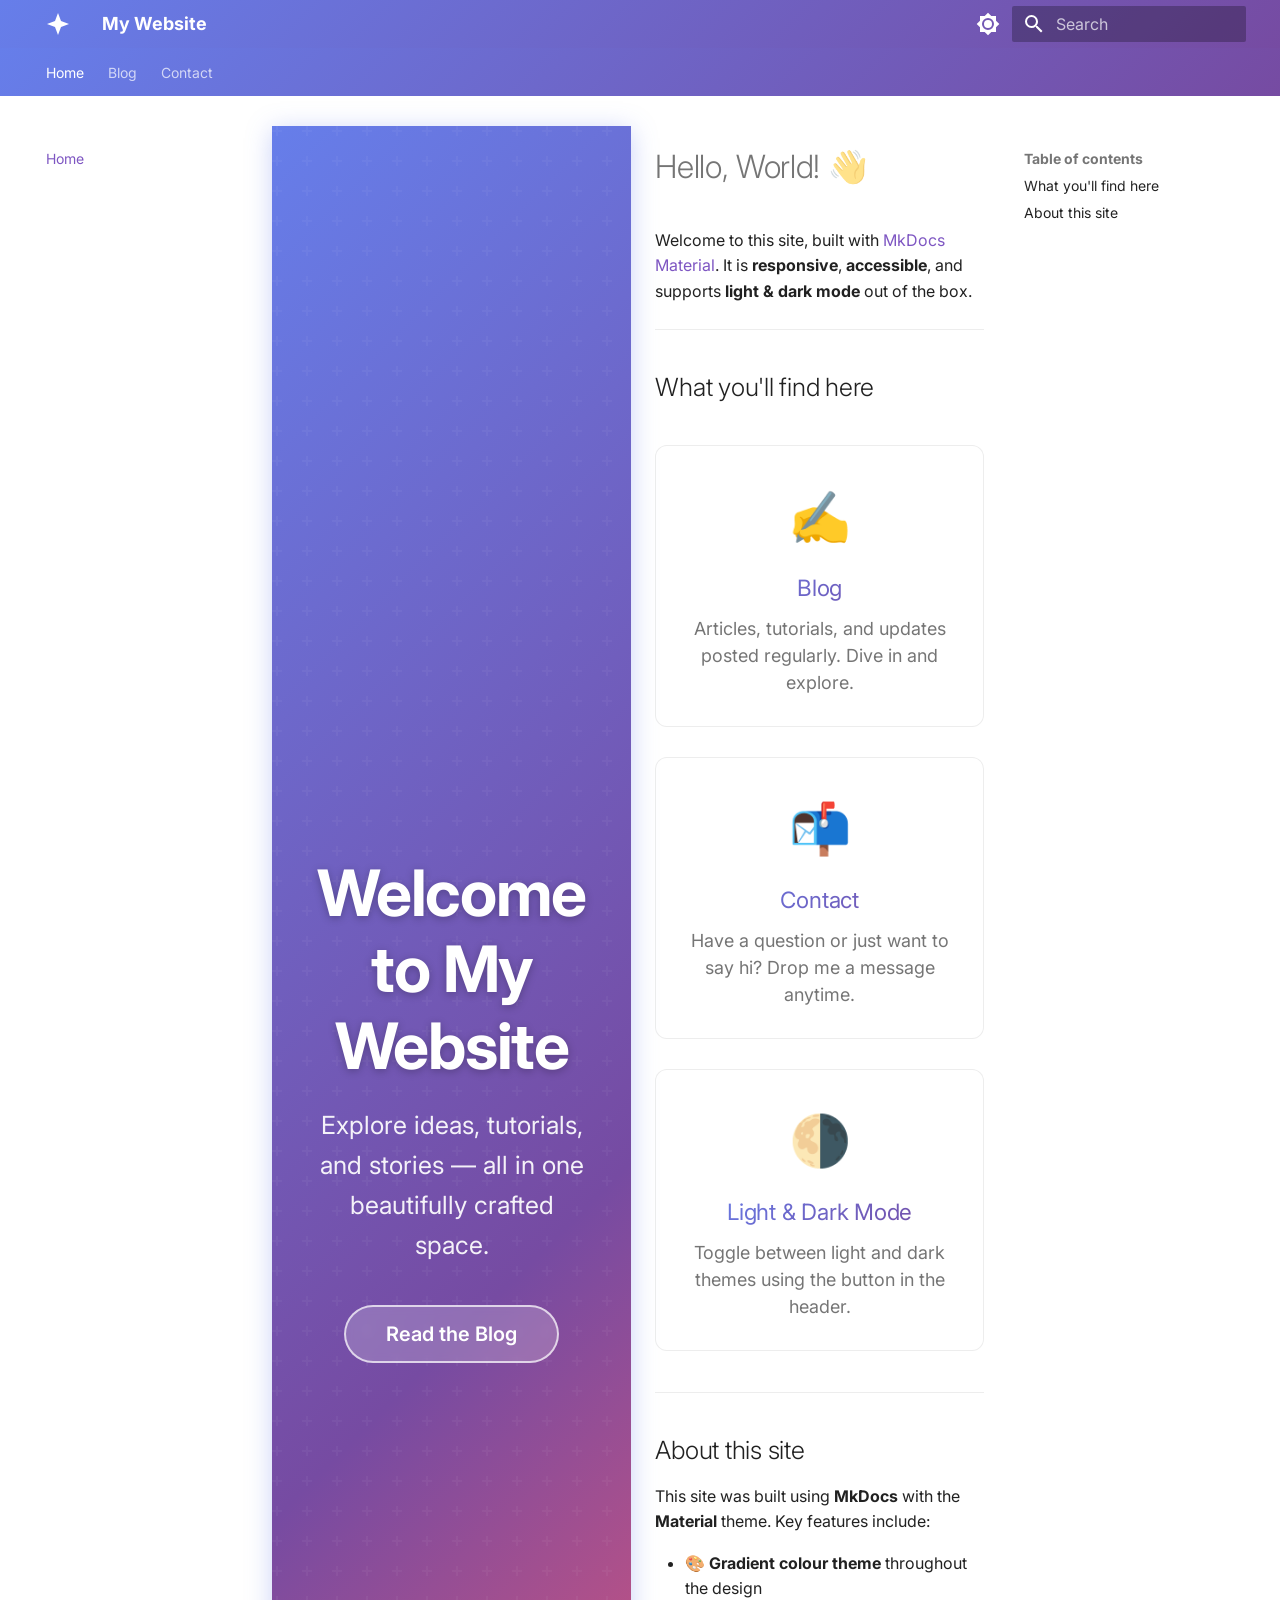
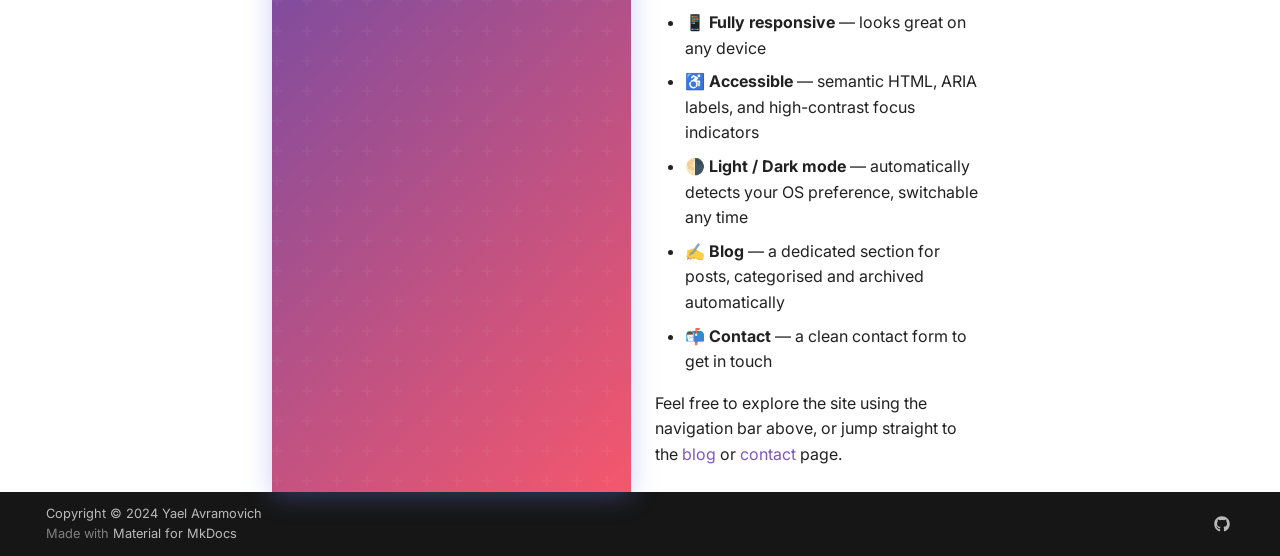
<file: index.html>
<!doctype html>
<html lang="en" class="no-js">
  <head>
    
      <meta charset="utf-8">
      <meta name="viewport" content="width=device-width,initial-scale=1">
      
        <meta name="description" content="A responsive, accessible website with a gradient theme built with MkDocs Material">
      
      
        <meta name="author" content="Yael Avramovich">
      
      
        <link rel="canonical" href="https://YaelAvramovich.github.io/WebSite2/">
      
      
      
        <link rel="next" href="blog/">
      
      
        
      
      
      <link rel="icon" href="https://fonts.gstatic.com/s/i/materialiconsoutlined/star_rate/v10/24px.svg">
      <meta name="generator" content="mkdocs-1.6.1, mkdocs-material-9.7.3">
    
    
      
        <title>My Website</title>
      
    
    
      <link rel="stylesheet" href="assets/stylesheets/main.484c7ddc.min.css">
      
        
        <link rel="stylesheet" href="assets/stylesheets/palette.ab4e12ef.min.css">
      
      


    
    
      
    
    
      
        
        
        <link rel="preconnect" href="https://fonts.gstatic.com" crossorigin>
        <link rel="stylesheet" href="https://fonts.googleapis.com/css?family=Inter:300,300i,400,400i,700,700i%7CRoboto+Mono:400,400i,700,700i&display=fallback">
        <style>:root{--md-text-font:"Inter";--md-code-font:"Roboto Mono"}</style>
      
    
    
      <link rel="stylesheet" href="stylesheets/extra.css">
    
    <script>__md_scope=new URL(".",location),__md_hash=e=>[...e].reduce(((e,_)=>(e<<5)-e+_.charCodeAt(0)),0),__md_get=(e,_=localStorage,t=__md_scope)=>JSON.parse(_.getItem(t.pathname+"."+e)),__md_set=(e,_,t=localStorage,a=__md_scope)=>{try{t.setItem(a.pathname+"."+e,JSON.stringify(_))}catch(e){}}</script>
    
      

    
    
  </head>
  
  
    
    
      
    
    
    
    
    <body dir="ltr" data-md-color-scheme="default" data-md-color-primary="deep-purple" data-md-color-accent="pink">
  
    
    <input class="md-toggle" data-md-toggle="drawer" type="checkbox" id="__drawer" autocomplete="off">
    <input class="md-toggle" data-md-toggle="search" type="checkbox" id="__search" autocomplete="off">
    <label class="md-overlay" for="__drawer"></label>
    <div data-md-component="skip">
      
        
        <a href="#hello-world" class="md-skip">
          Skip to content
        </a>
      
    </div>
    <div data-md-component="announce">
      
    </div>
    
    
      

<header class="md-header" data-md-component="header">
  <nav class="md-header__inner md-grid" aria-label="Header">
    <a href="." title="My Website" class="md-header__button md-logo" aria-label="My Website" data-md-component="logo">
      
  
  <svg xmlns="http://www.w3.org/2000/svg" viewBox="0 0 24 24"><path d="M12 1 9 9l-8 3 8 3 3 8 3-8 8-3-8-3z"/></svg>

    </a>
    <label class="md-header__button md-icon" for="__drawer">
      
      <svg xmlns="http://www.w3.org/2000/svg" viewBox="0 0 24 24"><path d="M3 6h18v2H3zm0 5h18v2H3zm0 5h18v2H3z"/></svg>
    </label>
    <div class="md-header__title" data-md-component="header-title">
      <div class="md-header__ellipsis">
        <div class="md-header__topic">
          <span class="md-ellipsis">
            My Website
          </span>
        </div>
        <div class="md-header__topic" data-md-component="header-topic">
          <span class="md-ellipsis">
            
              Home
            
          </span>
        </div>
      </div>
    </div>
    
      
        <form class="md-header__option" data-md-component="palette">
  
    
    
    
    <input class="md-option" data-md-color-media="(prefers-color-scheme: light)" data-md-color-scheme="default" data-md-color-primary="deep-purple" data-md-color-accent="pink"  aria-label="Switch to dark mode"  type="radio" name="__palette" id="__palette_0">
    
      <label class="md-header__button md-icon" title="Switch to dark mode" for="__palette_1" hidden>
        <svg xmlns="http://www.w3.org/2000/svg" viewBox="0 0 24 24"><path d="M12 8a4 4 0 0 0-4 4 4 4 0 0 0 4 4 4 4 0 0 0 4-4 4 4 0 0 0-4-4m0 10a6 6 0 0 1-6-6 6 6 0 0 1 6-6 6 6 0 0 1 6 6 6 6 0 0 1-6 6m8-9.31V4h-4.69L12 .69 8.69 4H4v4.69L.69 12 4 15.31V20h4.69L12 23.31 15.31 20H20v-4.69L23.31 12z"/></svg>
      </label>
    
  
    
    
    
    <input class="md-option" data-md-color-media="(prefers-color-scheme: dark)" data-md-color-scheme="slate" data-md-color-primary="deep-purple" data-md-color-accent="pink"  aria-label="Switch to light mode"  type="radio" name="__palette" id="__palette_1">
    
      <label class="md-header__button md-icon" title="Switch to light mode" for="__palette_0" hidden>
        <svg xmlns="http://www.w3.org/2000/svg" viewBox="0 0 24 24"><path d="M12 18c-.89 0-1.74-.2-2.5-.55C11.56 16.5 13 14.42 13 12s-1.44-4.5-3.5-5.45C10.26 6.2 11.11 6 12 6a6 6 0 0 1 6 6 6 6 0 0 1-6 6m8-9.31V4h-4.69L12 .69 8.69 4H4v4.69L.69 12 4 15.31V20h4.69L12 23.31 15.31 20H20v-4.69L23.31 12z"/></svg>
      </label>
    
  
</form>
      
    
    
      <script>var palette=__md_get("__palette");if(palette&&palette.color){if("(prefers-color-scheme)"===palette.color.media){var media=matchMedia("(prefers-color-scheme: light)"),input=document.querySelector(media.matches?"[data-md-color-media='(prefers-color-scheme: light)']":"[data-md-color-media='(prefers-color-scheme: dark)']");palette.color.media=input.getAttribute("data-md-color-media"),palette.color.scheme=input.getAttribute("data-md-color-scheme"),palette.color.primary=input.getAttribute("data-md-color-primary"),palette.color.accent=input.getAttribute("data-md-color-accent")}for(var[key,value]of Object.entries(palette.color))document.body.setAttribute("data-md-color-"+key,value)}</script>
    
    
    
      
      
        <label class="md-header__button md-icon" for="__search">
          
          <svg xmlns="http://www.w3.org/2000/svg" viewBox="0 0 24 24"><path d="M9.5 3A6.5 6.5 0 0 1 16 9.5c0 1.61-.59 3.09-1.56 4.23l.27.27h.79l5 5-1.5 1.5-5-5v-.79l-.27-.27A6.52 6.52 0 0 1 9.5 16 6.5 6.5 0 0 1 3 9.5 6.5 6.5 0 0 1 9.5 3m0 2C7 5 5 7 5 9.5S7 14 9.5 14 14 12 14 9.5 12 5 9.5 5"/></svg>
        </label>
        <div class="md-search" data-md-component="search" role="dialog">
  <label class="md-search__overlay" for="__search"></label>
  <div class="md-search__inner" role="search">
    <form class="md-search__form" name="search">
      <input type="text" class="md-search__input" name="query" aria-label="Search" placeholder="Search" autocapitalize="off" autocorrect="off" autocomplete="off" spellcheck="false" data-md-component="search-query" required>
      <label class="md-search__icon md-icon" for="__search">
        
        <svg xmlns="http://www.w3.org/2000/svg" viewBox="0 0 24 24"><path d="M9.5 3A6.5 6.5 0 0 1 16 9.5c0 1.61-.59 3.09-1.56 4.23l.27.27h.79l5 5-1.5 1.5-5-5v-.79l-.27-.27A6.52 6.52 0 0 1 9.5 16 6.5 6.5 0 0 1 3 9.5 6.5 6.5 0 0 1 9.5 3m0 2C7 5 5 7 5 9.5S7 14 9.5 14 14 12 14 9.5 12 5 9.5 5"/></svg>
        
        <svg xmlns="http://www.w3.org/2000/svg" viewBox="0 0 24 24"><path d="M20 11v2H8l5.5 5.5-1.42 1.42L4.16 12l7.92-7.92L13.5 5.5 8 11z"/></svg>
      </label>
      <nav class="md-search__options" aria-label="Search">
        
        <button type="reset" class="md-search__icon md-icon" title="Clear" aria-label="Clear" tabindex="-1">
          
          <svg xmlns="http://www.w3.org/2000/svg" viewBox="0 0 24 24"><path d="M19 6.41 17.59 5 12 10.59 6.41 5 5 6.41 10.59 12 5 17.59 6.41 19 12 13.41 17.59 19 19 17.59 13.41 12z"/></svg>
        </button>
      </nav>
      
        <div class="md-search__suggest" data-md-component="search-suggest"></div>
      
    </form>
    <div class="md-search__output">
      <div class="md-search__scrollwrap" tabindex="0" data-md-scrollfix>
        <div class="md-search-result" data-md-component="search-result">
          <div class="md-search-result__meta">
            Initializing search
          </div>
          <ol class="md-search-result__list" role="presentation"></ol>
        </div>
      </div>
    </div>
  </div>
</div>
      
    
    
  </nav>
  
</header>
    
    <div class="md-container" data-md-component="container">
      
      
        
          
            
<nav class="md-tabs" aria-label="Tabs" data-md-component="tabs">
  <div class="md-grid">
    <ul class="md-tabs__list">
      
        
  
  
  
    
  
  
    <li class="md-tabs__item md-tabs__item--active">
      <a href="." class="md-tabs__link">
        
  
  
    
  
  Home

      </a>
    </li>
  

      
        
  
  
  
  
    <li class="md-tabs__item">
      <a href="blog/" class="md-tabs__link">
        
  
  
    
  
  Blog

      </a>
    </li>
  

      
        
  
  
  
  
    <li class="md-tabs__item">
      <a href="contact/" class="md-tabs__link">
        
  
  
    
  
  Contact

      </a>
    </li>
  

      
    </ul>
  </div>
</nav>
          
        
      
      <main class="md-main" data-md-component="main">
        <div class="md-main__inner md-grid">
          
            
              
              <div class="md-sidebar md-sidebar--primary" data-md-component="sidebar" data-md-type="navigation" >
                <div class="md-sidebar__scrollwrap">
                  <div class="md-sidebar__inner">
                    


  


<nav class="md-nav md-nav--primary md-nav--lifted" aria-label="Navigation" data-md-level="0">
  <label class="md-nav__title" for="__drawer">
    <a href="." title="My Website" class="md-nav__button md-logo" aria-label="My Website" data-md-component="logo">
      
  
  <svg xmlns="http://www.w3.org/2000/svg" viewBox="0 0 24 24"><path d="M12 1 9 9l-8 3 8 3 3 8 3-8 8-3-8-3z"/></svg>

    </a>
    My Website
  </label>
  
  <ul class="md-nav__list" data-md-scrollfix>
    
      
      
  
  
    
  
  
  
    <li class="md-nav__item md-nav__item--active">
      
      <input class="md-nav__toggle md-toggle" type="checkbox" id="__toc">
      
      
        
      
      
        <label class="md-nav__link md-nav__link--active" for="__toc">
          
  
  
  <span class="md-ellipsis">
    
  
    Home
  

    
  </span>
  
  

          <span class="md-nav__icon md-icon"></span>
        </label>
      
      <a href="." class="md-nav__link md-nav__link--active">
        
  
  
  <span class="md-ellipsis">
    
  
    Home
  

    
  </span>
  
  

      </a>
      
        

<nav class="md-nav md-nav--secondary" aria-label="Table of contents">
  
  
  
    
  
  
    <label class="md-nav__title" for="__toc">
      <span class="md-nav__icon md-icon"></span>
      Table of contents
    </label>
    <ul class="md-nav__list" data-md-component="toc" data-md-scrollfix>
      
        <li class="md-nav__item">
  <a href="#what-youll-find-here" class="md-nav__link">
    <span class="md-ellipsis">
      
        What you'll find here
      
    </span>
  </a>
  
</li>
      
        <li class="md-nav__item">
  <a href="#about-this-site" class="md-nav__link">
    <span class="md-ellipsis">
      
        About this site
      
    </span>
  </a>
  
</li>
      
    </ul>
  
</nav>
      
    </li>
  

    
      
      
  
  
  
    
  
  
    <li class="md-nav__item">
      <a href="blog/" class="md-nav__link">
        
  
  
  <span class="md-ellipsis">
    
  
    Blog
  

    
  </span>
  
  

      </a>
    </li>
  

    
      
      
  
  
  
  
    <li class="md-nav__item">
      <a href="contact/" class="md-nav__link">
        
  
  
  <span class="md-ellipsis">
    
  
    Contact
  

    
  </span>
  
  

      </a>
    </li>
  

    
  </ul>
</nav>
                  </div>
                </div>
              </div>
            
            
              
              <div class="md-sidebar md-sidebar--secondary" data-md-component="sidebar" data-md-type="toc" >
                <div class="md-sidebar__scrollwrap">
                  <div class="md-sidebar__inner">
                    

<nav class="md-nav md-nav--secondary" aria-label="Table of contents">
  
  
  
    
  
  
    <label class="md-nav__title" for="__toc">
      <span class="md-nav__icon md-icon"></span>
      Table of contents
    </label>
    <ul class="md-nav__list" data-md-component="toc" data-md-scrollfix>
      
        <li class="md-nav__item">
  <a href="#what-youll-find-here" class="md-nav__link">
    <span class="md-ellipsis">
      
        What you'll find here
      
    </span>
  </a>
  
</li>
      
        <li class="md-nav__item">
  <a href="#about-this-site" class="md-nav__link">
    <span class="md-ellipsis">
      
        About this site
      
    </span>
  </a>
  
</li>
      
    </ul>
  
</nav>
                  </div>
                </div>
              </div>
            
          
          
  
  <div class="hero-section" role="banner" aria-label="Welcome to My Website">
    <div class="hero-content">
      <h1 class="hero-title">Welcome to My Website</h1>
      
      <p class="hero-subtitle">Explore ideas, tutorials, and stories — all in one beautifully crafted space.</p>
      
      
      <a href="blog/" class="hero-cta" role="button">
        Read the Blog
      </a>
      
    </div>
  </div>
  
  
            <div class="md-content" data-md-component="content">
              
              <article class="md-content__inner md-typeset">
                
                  



<h1 id="hello-world">Hello, World! 👋<a class="headerlink" href="#hello-world" title="Permanent link">&para;</a></h1>
<p>Welcome to this site, built with <a href="https://squidfunk.github.io/mkdocs-material/">MkDocs Material</a>.
It is <strong>responsive</strong>, <strong>accessible</strong>, and supports <strong>light &amp; dark mode</strong> out of the box.</p>
<hr />
<h2 id="what-youll-find-here">What you'll find here<a class="headerlink" href="#what-youll-find-here" title="Permanent link">&para;</a></h2>
<div class="feature-grid">
  <a href="blog/" class="feature-card" aria-label="Visit the Blog">
    <div class="icon">✍️</div>
    <h3>Blog</h3>
    <p>Articles, tutorials, and updates posted regularly. Dive in and explore.</p>
  </a>
  <a href="contact/" class="feature-card" aria-label="Go to Contact page">
    <div class="icon">📬</div>
    <h3>Contact</h3>
    <p>Have a question or just want to say hi? Drop me a message anytime.</p>
  </a>
  <div class="feature-card">
    <div class="icon">🌗</div>
    <h3>Light & Dark Mode</h3>
    <p>Toggle between light and dark themes using the button in the header.</p>
  </div>
</div>

<hr />
<h2 id="about-this-site">About this site<a class="headerlink" href="#about-this-site" title="Permanent link">&para;</a></h2>
<p>This site was built using <strong>MkDocs</strong> with the <strong>Material</strong> theme. Key features include:</p>
<ul>
<li>🎨 <strong>Gradient colour theme</strong> throughout the design</li>
<li>📱 <strong>Fully responsive</strong> — looks great on any device</li>
<li>♿ <strong>Accessible</strong> — semantic HTML, ARIA labels, and high-contrast focus indicators</li>
<li>🌗 <strong>Light / Dark mode</strong> — automatically detects your OS preference, switchable any time</li>
<li>✍️ <strong>Blog</strong> — a dedicated section for posts, categorised and archived automatically</li>
<li>📬 <strong>Contact</strong> — a clean contact form to get in touch</li>
</ul>
<p>Feel free to explore the site using the navigation bar above, or jump straight to the <a href="blog/">blog</a> or <a href="contact/">contact</a> page.</p>







  
  






                
              </article>
            </div>
          

          
<script>var target=document.getElementById(location.hash.slice(1));target&&target.name&&(target.checked=target.name.startsWith("__tabbed_"))</script>
        </div>
        
          <button type="button" class="md-top md-icon" data-md-component="top" hidden>
  
  <svg xmlns="http://www.w3.org/2000/svg" viewBox="0 0 24 24"><path d="M13 20h-2V8l-5.5 5.5-1.42-1.42L12 4.16l7.92 7.92-1.42 1.42L13 8z"/></svg>
  Back to top
</button>
        
      </main>
      
        <footer class="md-footer">
  
  <div class="md-footer-meta md-typeset">
    <div class="md-footer-meta__inner md-grid">
      <div class="md-copyright">
  
    <div class="md-copyright__highlight">
      Copyright &copy; 2024 Yael Avramovich
    </div>
  
  
    Made with
    <a href="https://squidfunk.github.io/mkdocs-material/" target="_blank" rel="noopener">
      Material for MkDocs
    </a>
  
</div>
      
        
<div class="md-social">
  
    
    
    
    
    <a href="https://github.com/YaelAvramovich" target="_blank" rel="noopener" title="GitHub" class="md-social__link">
      <svg xmlns="http://www.w3.org/2000/svg" viewBox="0 0 512 512"><!--! Font Awesome Free 7.1.0 by @fontawesome - https://fontawesome.com License - https://fontawesome.com/license/free (Icons: CC BY 4.0, Fonts: SIL OFL 1.1, Code: MIT License) Copyright 2025 Fonticons, Inc.--><path d="M173.9 397.4c0 2-2.3 3.6-5.2 3.6-3.3.3-5.6-1.3-5.6-3.6 0-2 2.3-3.6 5.2-3.6 3-.3 5.6 1.3 5.6 3.6m-31.1-4.5c-.7 2 1.3 4.3 4.3 4.9 2.6 1 5.6 0 6.2-2s-1.3-4.3-4.3-5.2c-2.6-.7-5.5.3-6.2 2.3m44.2-1.7c-2.9.7-4.9 2.6-4.6 4.9.3 2 2.9 3.3 5.9 2.6 2.9-.7 4.9-2.6 4.6-4.6-.3-1.9-3-3.2-5.9-2.9M252.8 8C114.1 8 8 113.3 8 252c0 110.9 69.8 205.8 169.5 239.2 12.8 2.3 17.3-5.6 17.3-12.1 0-6.2-.3-40.4-.3-61.4 0 0-70 15-84.7-29.8 0 0-11.4-29.1-27.8-36.6 0 0-22.9-15.7 1.6-15.4 0 0 24.9 2 38.6 25.8 21.9 38.6 58.6 27.5 72.9 20.9 2.3-16 8.8-27.1 16-33.7-55.9-6.2-112.3-14.3-112.3-110.5 0-27.5 7.6-41.3 23.6-58.9-2.6-6.5-11.1-33.3 2.6-67.9 20.9-6.5 69 27 69 27 20-5.6 41.5-8.5 62.8-8.5s42.8 2.9 62.8 8.5c0 0 48.1-33.6 69-27 13.7 34.7 5.2 61.4 2.6 67.9 16 17.7 25.8 31.5 25.8 58.9 0 96.5-58.9 104.2-114.8 110.5 9.2 7.9 17 22.9 17 46.4 0 33.7-.3 75.4-.3 83.6 0 6.5 4.6 14.4 17.3 12.1C436.2 457.8 504 362.9 504 252 504 113.3 391.5 8 252.8 8M105.2 352.9c-1.3 1-1 3.3.7 5.2 1.6 1.6 3.9 2.3 5.2 1 1.3-1 1-3.3-.7-5.2-1.6-1.6-3.9-2.3-5.2-1m-10.8-8.1c-.7 1.3.3 2.9 2.3 3.9 1.6 1 3.6.7 4.3-.7.7-1.3-.3-2.9-2.3-3.9-2-.6-3.6-.3-4.3.7m32.4 35.6c-1.6 1.3-1 4.3 1.3 6.2 2.3 2.3 5.2 2.6 6.5 1 1.3-1.3.7-4.3-1.3-6.2-2.2-2.3-5.2-2.6-6.5-1m-11.4-14.7c-1.6 1-1.6 3.6 0 5.9s4.3 3.3 5.6 2.3c1.6-1.3 1.6-3.9 0-6.2-1.4-2.3-4-3.3-5.6-2"/></svg>
    </a>
  
</div>
      
    </div>
  </div>
</footer>
      
    </div>
    <div class="md-dialog" data-md-component="dialog">
      <div class="md-dialog__inner md-typeset"></div>
    </div>
    
    
    
      
      
      <script id="__config" type="application/json">{"annotate": null, "base": ".", "features": ["navigation.instant", "navigation.tracking", "navigation.top", "navigation.tabs", "search.suggest", "search.highlight", "content.code.copy"], "search": "assets/javascripts/workers/search.2c215733.min.js", "tags": null, "translations": {"clipboard.copied": "Copied to clipboard", "clipboard.copy": "Copy to clipboard", "search.result.more.one": "1 more on this page", "search.result.more.other": "# more on this page", "search.result.none": "No matching documents", "search.result.one": "1 matching document", "search.result.other": "# matching documents", "search.result.placeholder": "Type to start searching", "search.result.term.missing": "Missing", "select.version": "Select version"}, "version": null}</script>
    
    
      <script src="assets/javascripts/bundle.79ae519e.min.js"></script>
      
    
  </body>
</html>
</file>
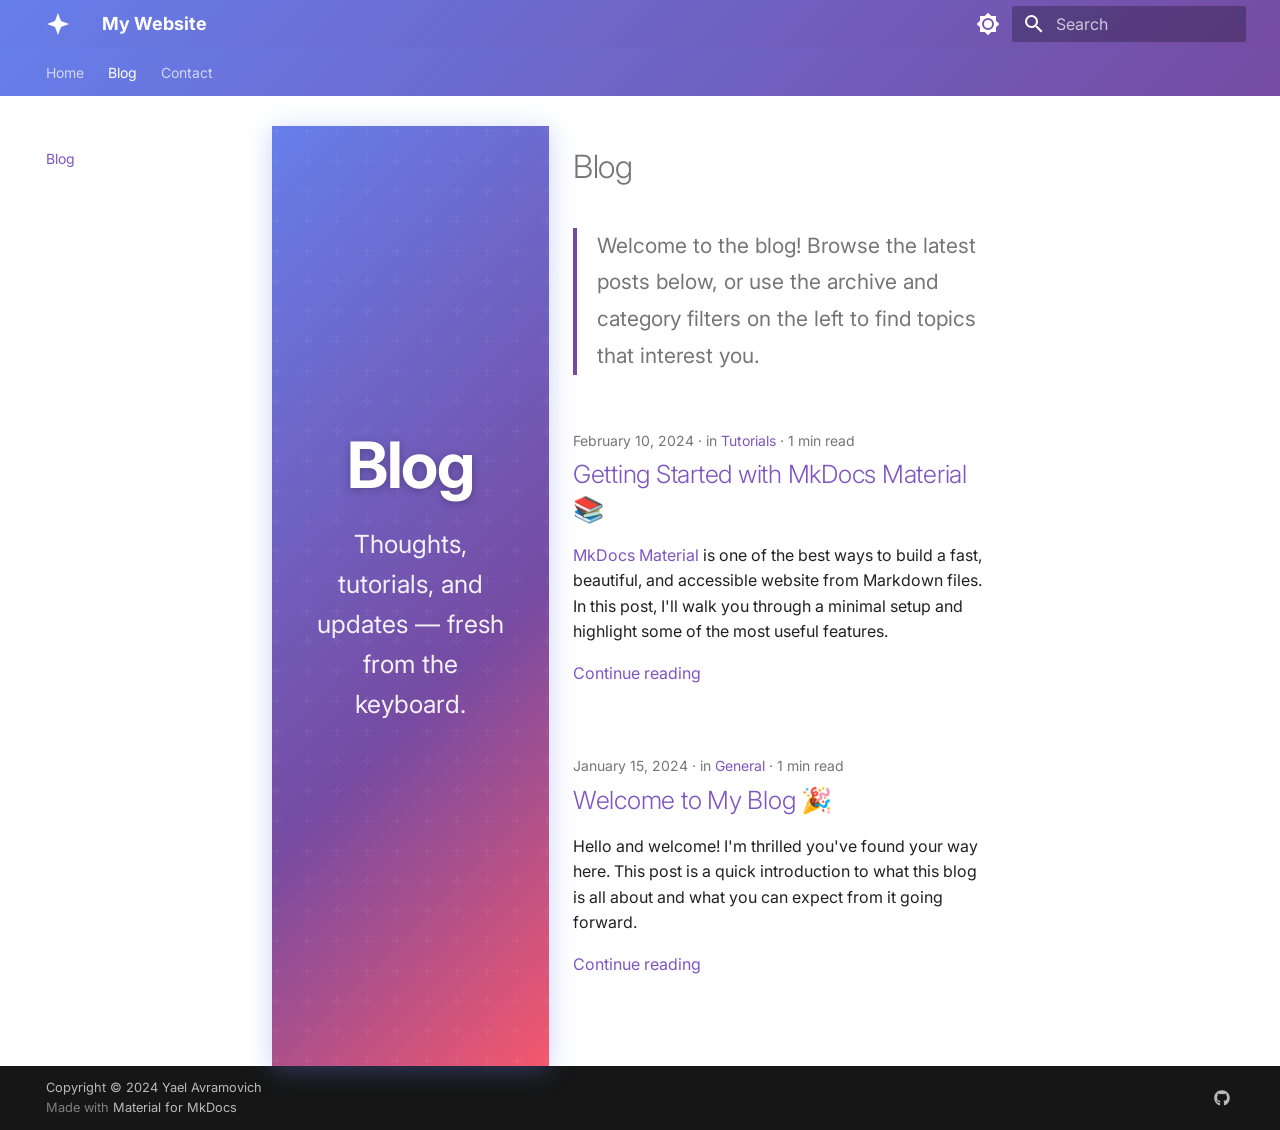
<file: blog/index.html>
<!doctype html>
<html lang="en" class="no-js">
  <head>
    
      <meta charset="utf-8">
      <meta name="viewport" content="width=device-width,initial-scale=1">
      
        <meta name="description" content="A responsive, accessible website with a gradient theme built with MkDocs Material">
      
      
        <meta name="author" content="Yael Avramovich">
      
      
        <link rel="canonical" href="https://YaelAvramovich.github.io/WebSite2/blog/">
      
      
        <link rel="prev" href="..">
      
      
        <link rel="next" href="../contact/">
      
      
        
      
      
      <link rel="icon" href="https://fonts.gstatic.com/s/i/materialiconsoutlined/star_rate/v10/24px.svg">
      <meta name="generator" content="mkdocs-1.6.1, mkdocs-material-9.7.3">
    
    
      
        <title>Blog - My Website</title>
      
    
    
      <link rel="stylesheet" href="../assets/stylesheets/main.484c7ddc.min.css">
      
        
        <link rel="stylesheet" href="../assets/stylesheets/palette.ab4e12ef.min.css">
      
      


    
    
      
    
    
      
        
        
        <link rel="preconnect" href="https://fonts.gstatic.com" crossorigin>
        <link rel="stylesheet" href="https://fonts.googleapis.com/css?family=Inter:300,300i,400,400i,700,700i%7CRoboto+Mono:400,400i,700,700i&display=fallback">
        <style>:root{--md-text-font:"Inter";--md-code-font:"Roboto Mono"}</style>
      
    
    
      <link rel="stylesheet" href="../stylesheets/extra.css">
    
    <script>__md_scope=new URL("..",location),__md_hash=e=>[...e].reduce(((e,_)=>(e<<5)-e+_.charCodeAt(0)),0),__md_get=(e,_=localStorage,t=__md_scope)=>JSON.parse(_.getItem(t.pathname+"."+e)),__md_set=(e,_,t=localStorage,a=__md_scope)=>{try{t.setItem(a.pathname+"."+e,JSON.stringify(_))}catch(e){}}</script>
    
      

    
    
  </head>
  
  
    
    
      
    
    
    
    
    <body dir="ltr" data-md-color-scheme="default" data-md-color-primary="deep-purple" data-md-color-accent="pink">
  
    
    <input class="md-toggle" data-md-toggle="drawer" type="checkbox" id="__drawer" autocomplete="off">
    <input class="md-toggle" data-md-toggle="search" type="checkbox" id="__search" autocomplete="off">
    <label class="md-overlay" for="__drawer"></label>
    <div data-md-component="skip">
      
        
        <a href="#blog" class="md-skip">
          Skip to content
        </a>
      
    </div>
    <div data-md-component="announce">
      
    </div>
    
    
      

<header class="md-header" data-md-component="header">
  <nav class="md-header__inner md-grid" aria-label="Header">
    <a href=".." title="My Website" class="md-header__button md-logo" aria-label="My Website" data-md-component="logo">
      
  
  <svg xmlns="http://www.w3.org/2000/svg" viewBox="0 0 24 24"><path d="M12 1 9 9l-8 3 8 3 3 8 3-8 8-3-8-3z"/></svg>

    </a>
    <label class="md-header__button md-icon" for="__drawer">
      
      <svg xmlns="http://www.w3.org/2000/svg" viewBox="0 0 24 24"><path d="M3 6h18v2H3zm0 5h18v2H3zm0 5h18v2H3z"/></svg>
    </label>
    <div class="md-header__title" data-md-component="header-title">
      <div class="md-header__ellipsis">
        <div class="md-header__topic">
          <span class="md-ellipsis">
            My Website
          </span>
        </div>
        <div class="md-header__topic" data-md-component="header-topic">
          <span class="md-ellipsis">
            
              Blog
            
          </span>
        </div>
      </div>
    </div>
    
      
        <form class="md-header__option" data-md-component="palette">
  
    
    
    
    <input class="md-option" data-md-color-media="(prefers-color-scheme: light)" data-md-color-scheme="default" data-md-color-primary="deep-purple" data-md-color-accent="pink"  aria-label="Switch to dark mode"  type="radio" name="__palette" id="__palette_0">
    
      <label class="md-header__button md-icon" title="Switch to dark mode" for="__palette_1" hidden>
        <svg xmlns="http://www.w3.org/2000/svg" viewBox="0 0 24 24"><path d="M12 8a4 4 0 0 0-4 4 4 4 0 0 0 4 4 4 4 0 0 0 4-4 4 4 0 0 0-4-4m0 10a6 6 0 0 1-6-6 6 6 0 0 1 6-6 6 6 0 0 1 6 6 6 6 0 0 1-6 6m8-9.31V4h-4.69L12 .69 8.69 4H4v4.69L.69 12 4 15.31V20h4.69L12 23.31 15.31 20H20v-4.69L23.31 12z"/></svg>
      </label>
    
  
    
    
    
    <input class="md-option" data-md-color-media="(prefers-color-scheme: dark)" data-md-color-scheme="slate" data-md-color-primary="deep-purple" data-md-color-accent="pink"  aria-label="Switch to light mode"  type="radio" name="__palette" id="__palette_1">
    
      <label class="md-header__button md-icon" title="Switch to light mode" for="__palette_0" hidden>
        <svg xmlns="http://www.w3.org/2000/svg" viewBox="0 0 24 24"><path d="M12 18c-.89 0-1.74-.2-2.5-.55C11.56 16.5 13 14.42 13 12s-1.44-4.5-3.5-5.45C10.26 6.2 11.11 6 12 6a6 6 0 0 1 6 6 6 6 0 0 1-6 6m8-9.31V4h-4.69L12 .69 8.69 4H4v4.69L.69 12 4 15.31V20h4.69L12 23.31 15.31 20H20v-4.69L23.31 12z"/></svg>
      </label>
    
  
</form>
      
    
    
      <script>var palette=__md_get("__palette");if(palette&&palette.color){if("(prefers-color-scheme)"===palette.color.media){var media=matchMedia("(prefers-color-scheme: light)"),input=document.querySelector(media.matches?"[data-md-color-media='(prefers-color-scheme: light)']":"[data-md-color-media='(prefers-color-scheme: dark)']");palette.color.media=input.getAttribute("data-md-color-media"),palette.color.scheme=input.getAttribute("data-md-color-scheme"),palette.color.primary=input.getAttribute("data-md-color-primary"),palette.color.accent=input.getAttribute("data-md-color-accent")}for(var[key,value]of Object.entries(palette.color))document.body.setAttribute("data-md-color-"+key,value)}</script>
    
    
    
      
      
        <label class="md-header__button md-icon" for="__search">
          
          <svg xmlns="http://www.w3.org/2000/svg" viewBox="0 0 24 24"><path d="M9.5 3A6.5 6.5 0 0 1 16 9.5c0 1.61-.59 3.09-1.56 4.23l.27.27h.79l5 5-1.5 1.5-5-5v-.79l-.27-.27A6.52 6.52 0 0 1 9.5 16 6.5 6.5 0 0 1 3 9.5 6.5 6.5 0 0 1 9.5 3m0 2C7 5 5 7 5 9.5S7 14 9.5 14 14 12 14 9.5 12 5 9.5 5"/></svg>
        </label>
        <div class="md-search" data-md-component="search" role="dialog">
  <label class="md-search__overlay" for="__search"></label>
  <div class="md-search__inner" role="search">
    <form class="md-search__form" name="search">
      <input type="text" class="md-search__input" name="query" aria-label="Search" placeholder="Search" autocapitalize="off" autocorrect="off" autocomplete="off" spellcheck="false" data-md-component="search-query" required>
      <label class="md-search__icon md-icon" for="__search">
        
        <svg xmlns="http://www.w3.org/2000/svg" viewBox="0 0 24 24"><path d="M9.5 3A6.5 6.5 0 0 1 16 9.5c0 1.61-.59 3.09-1.56 4.23l.27.27h.79l5 5-1.5 1.5-5-5v-.79l-.27-.27A6.52 6.52 0 0 1 9.5 16 6.5 6.5 0 0 1 3 9.5 6.5 6.5 0 0 1 9.5 3m0 2C7 5 5 7 5 9.5S7 14 9.5 14 14 12 14 9.5 12 5 9.5 5"/></svg>
        
        <svg xmlns="http://www.w3.org/2000/svg" viewBox="0 0 24 24"><path d="M20 11v2H8l5.5 5.5-1.42 1.42L4.16 12l7.92-7.92L13.5 5.5 8 11z"/></svg>
      </label>
      <nav class="md-search__options" aria-label="Search">
        
        <button type="reset" class="md-search__icon md-icon" title="Clear" aria-label="Clear" tabindex="-1">
          
          <svg xmlns="http://www.w3.org/2000/svg" viewBox="0 0 24 24"><path d="M19 6.41 17.59 5 12 10.59 6.41 5 5 6.41 10.59 12 5 17.59 6.41 19 12 13.41 17.59 19 19 17.59 13.41 12z"/></svg>
        </button>
      </nav>
      
        <div class="md-search__suggest" data-md-component="search-suggest"></div>
      
    </form>
    <div class="md-search__output">
      <div class="md-search__scrollwrap" tabindex="0" data-md-scrollfix>
        <div class="md-search-result" data-md-component="search-result">
          <div class="md-search-result__meta">
            Initializing search
          </div>
          <ol class="md-search-result__list" role="presentation"></ol>
        </div>
      </div>
    </div>
  </div>
</div>
      
    
    
  </nav>
  
</header>
    
    <div class="md-container" data-md-component="container">
      
      
        
          
            
<nav class="md-tabs" aria-label="Tabs" data-md-component="tabs">
  <div class="md-grid">
    <ul class="md-tabs__list">
      
        
  
  
  
  
    <li class="md-tabs__item">
      <a href=".." class="md-tabs__link">
        
  
  
    
  
  Home

      </a>
    </li>
  

      
        
  
  
  
    
  
  
    <li class="md-tabs__item md-tabs__item--active">
      <a href="./" class="md-tabs__link">
        
  
  
    
  
  Blog

      </a>
    </li>
  

      
        
  
  
  
  
    <li class="md-tabs__item">
      <a href="../contact/" class="md-tabs__link">
        
  
  
    
  
  Contact

      </a>
    </li>
  

      
    </ul>
  </div>
</nav>
          
        
      
      <main class="md-main" data-md-component="main">
        <div class="md-main__inner md-grid">
          
            
              
              <div class="md-sidebar md-sidebar--primary" data-md-component="sidebar" data-md-type="navigation" >
                <div class="md-sidebar__scrollwrap">
                  <div class="md-sidebar__inner">
                    


  


<nav class="md-nav md-nav--primary md-nav--lifted" aria-label="Navigation" data-md-level="0">
  <label class="md-nav__title" for="__drawer">
    <a href=".." title="My Website" class="md-nav__button md-logo" aria-label="My Website" data-md-component="logo">
      
  
  <svg xmlns="http://www.w3.org/2000/svg" viewBox="0 0 24 24"><path d="M12 1 9 9l-8 3 8 3 3 8 3-8 8-3-8-3z"/></svg>

    </a>
    My Website
  </label>
  
  <ul class="md-nav__list" data-md-scrollfix>
    
      
      
  
  
  
  
    <li class="md-nav__item">
      <a href=".." class="md-nav__link">
        
  
  
  <span class="md-ellipsis">
    
  
    Home
  

    
  </span>
  
  

      </a>
    </li>
  

    
      
      
  
  
    
  
  
    
      
    
  
  
    <li class="md-nav__item md-nav__item--active">
      
      <input class="md-nav__toggle md-toggle" type="checkbox" id="__toc">
      
      
        
      
      
      <a href="./" class="md-nav__link md-nav__link--active">
        
  
  
  <span class="md-ellipsis">
    
  
    Blog
  

    
  </span>
  
  

      </a>
      
    </li>
  

    
      
      
  
  
  
  
    <li class="md-nav__item">
      <a href="../contact/" class="md-nav__link">
        
  
  
  <span class="md-ellipsis">
    
  
    Contact
  

    
  </span>
  
  

      </a>
    </li>
  

    
  </ul>
</nav>
                  </div>
                </div>
              </div>
            
            
              
              <div class="md-sidebar md-sidebar--secondary" data-md-component="sidebar" data-md-type="toc" >
                <div class="md-sidebar__scrollwrap">
                  <div class="md-sidebar__inner">
                    

<nav class="md-nav md-nav--secondary" aria-label="Table of contents">
  
  
  
    
  
  
</nav>
                  </div>
                </div>
              </div>
            
          
          
  
  <div class="hero-section" role="banner" aria-label="Blog">
    <div class="hero-content">
      <h1 class="hero-title">Blog</h1>
      
      <p class="hero-subtitle">Thoughts, tutorials, and updates — fresh from the keyboard.</p>
      
    </div>
  </div>
  
  <div class="md-content" data-md-component="content">
    <div class="md-content__inner">
      <header class="md-typeset">
        <h1 id="blog">Blog<a class="headerlink" href="#blog" title="Permanent link">&para;</a></h1>
<p class="blog-intro">
  Welcome to the blog! Browse the latest posts below, or use the archive and category
  filters on the left to find topics that interest you.
</p>
      </header>
      
        <article class="md-post md-post--excerpt">
  <header class="md-post__header">
    
    <div class="md-post__meta md-meta">
      <ul class="md-meta__list">
        <li class="md-meta__item">
          <time datetime="2024-02-10 00:00:00+00:00">February 10, 2024</time></li>
        
          <li class="md-meta__item">
            in
            
              <a href="category/tutorials/" class="md-meta__link">Tutorials</a></li>
        
        
          
          <li class="md-meta__item">
            
              1 min read
            
          </li>
        
        
      </ul>
      
    </div>
  </header>
  <div class="md-post__content md-typeset">
    <h2 id="getting-started-with-mkdocs-material"><a class="toclink" href="2024/02/10/getting-started-with-mkdocs-material/">Getting Started with MkDocs Material 📚</a></h2>
<p><a href="https://squidfunk.github.io/mkdocs-material/">MkDocs Material</a> is one of the best ways to
build a fast, beautiful, and accessible website from Markdown files. In this post, I'll walk
you through a minimal setup and highlight some of the most useful features.</p>

    
      <nav class="md-post__action">
        <a href="2024/02/10/getting-started-with-mkdocs-material/">
          Continue reading
        </a>
      </nav>
    
    
  </div>
</article>
      
        <article class="md-post md-post--excerpt">
  <header class="md-post__header">
    
    <div class="md-post__meta md-meta">
      <ul class="md-meta__list">
        <li class="md-meta__item">
          <time datetime="2024-01-15 00:00:00+00:00">January 15, 2024</time></li>
        
          <li class="md-meta__item">
            in
            
              <a href="category/general/" class="md-meta__link">General</a></li>
        
        
          
          <li class="md-meta__item">
            
              1 min read
            
          </li>
        
        
      </ul>
      
    </div>
  </header>
  <div class="md-post__content md-typeset">
    <h2 id="welcome-to-my-blog"><a class="toclink" href="2024/01/15/welcome-to-my-blog/">Welcome to My Blog 🎉</a></h2>
<p>Hello and welcome! I'm thrilled you've found your way here. This post is a quick introduction
to what this blog is all about and what you can expect from it going forward.</p>

    
      <nav class="md-post__action">
        <a href="2024/01/15/welcome-to-my-blog/">
          Continue reading
        </a>
      </nav>
    
    
  </div>
</article>
      
      
        
          



<nav class="md-pagination">
  
</nav>
        
      
    </div>
  </div>

          
<script>var target=document.getElementById(location.hash.slice(1));target&&target.name&&(target.checked=target.name.startsWith("__tabbed_"))</script>
        </div>
        
          <button type="button" class="md-top md-icon" data-md-component="top" hidden>
  
  <svg xmlns="http://www.w3.org/2000/svg" viewBox="0 0 24 24"><path d="M13 20h-2V8l-5.5 5.5-1.42-1.42L12 4.16l7.92 7.92-1.42 1.42L13 8z"/></svg>
  Back to top
</button>
        
      </main>
      
        <footer class="md-footer">
  
  <div class="md-footer-meta md-typeset">
    <div class="md-footer-meta__inner md-grid">
      <div class="md-copyright">
  
    <div class="md-copyright__highlight">
      Copyright &copy; 2024 Yael Avramovich
    </div>
  
  
    Made with
    <a href="https://squidfunk.github.io/mkdocs-material/" target="_blank" rel="noopener">
      Material for MkDocs
    </a>
  
</div>
      
        
<div class="md-social">
  
    
    
    
    
    <a href="https://github.com/YaelAvramovich" target="_blank" rel="noopener" title="GitHub" class="md-social__link">
      <svg xmlns="http://www.w3.org/2000/svg" viewBox="0 0 512 512"><!--! Font Awesome Free 7.1.0 by @fontawesome - https://fontawesome.com License - https://fontawesome.com/license/free (Icons: CC BY 4.0, Fonts: SIL OFL 1.1, Code: MIT License) Copyright 2025 Fonticons, Inc.--><path d="M173.9 397.4c0 2-2.3 3.6-5.2 3.6-3.3.3-5.6-1.3-5.6-3.6 0-2 2.3-3.6 5.2-3.6 3-.3 5.6 1.3 5.6 3.6m-31.1-4.5c-.7 2 1.3 4.3 4.3 4.9 2.6 1 5.6 0 6.2-2s-1.3-4.3-4.3-5.2c-2.6-.7-5.5.3-6.2 2.3m44.2-1.7c-2.9.7-4.9 2.6-4.6 4.9.3 2 2.9 3.3 5.9 2.6 2.9-.7 4.9-2.6 4.6-4.6-.3-1.9-3-3.2-5.9-2.9M252.8 8C114.1 8 8 113.3 8 252c0 110.9 69.8 205.8 169.5 239.2 12.8 2.3 17.3-5.6 17.3-12.1 0-6.2-.3-40.4-.3-61.4 0 0-70 15-84.7-29.8 0 0-11.4-29.1-27.8-36.6 0 0-22.9-15.7 1.6-15.4 0 0 24.9 2 38.6 25.8 21.9 38.6 58.6 27.5 72.9 20.9 2.3-16 8.8-27.1 16-33.7-55.9-6.2-112.3-14.3-112.3-110.5 0-27.5 7.6-41.3 23.6-58.9-2.6-6.5-11.1-33.3 2.6-67.9 20.9-6.5 69 27 69 27 20-5.6 41.5-8.5 62.8-8.5s42.8 2.9 62.8 8.5c0 0 48.1-33.6 69-27 13.7 34.7 5.2 61.4 2.6 67.9 16 17.7 25.8 31.5 25.8 58.9 0 96.5-58.9 104.2-114.8 110.5 9.2 7.9 17 22.9 17 46.4 0 33.7-.3 75.4-.3 83.6 0 6.5 4.6 14.4 17.3 12.1C436.2 457.8 504 362.9 504 252 504 113.3 391.5 8 252.8 8M105.2 352.9c-1.3 1-1 3.3.7 5.2 1.6 1.6 3.9 2.3 5.2 1 1.3-1 1-3.3-.7-5.2-1.6-1.6-3.9-2.3-5.2-1m-10.8-8.1c-.7 1.3.3 2.9 2.3 3.9 1.6 1 3.6.7 4.3-.7.7-1.3-.3-2.9-2.3-3.9-2-.6-3.6-.3-4.3.7m32.4 35.6c-1.6 1.3-1 4.3 1.3 6.2 2.3 2.3 5.2 2.6 6.5 1 1.3-1.3.7-4.3-1.3-6.2-2.2-2.3-5.2-2.6-6.5-1m-11.4-14.7c-1.6 1-1.6 3.6 0 5.9s4.3 3.3 5.6 2.3c1.6-1.3 1.6-3.9 0-6.2-1.4-2.3-4-3.3-5.6-2"/></svg>
    </a>
  
</div>
      
    </div>
  </div>
</footer>
      
    </div>
    <div class="md-dialog" data-md-component="dialog">
      <div class="md-dialog__inner md-typeset"></div>
    </div>
    
    
    
      
      
      <script id="__config" type="application/json">{"annotate": null, "base": "..", "features": ["navigation.instant", "navigation.tracking", "navigation.top", "navigation.tabs", "search.suggest", "search.highlight", "content.code.copy"], "search": "../assets/javascripts/workers/search.2c215733.min.js", "tags": null, "translations": {"clipboard.copied": "Copied to clipboard", "clipboard.copy": "Copy to clipboard", "search.result.more.one": "1 more on this page", "search.result.more.other": "# more on this page", "search.result.none": "No matching documents", "search.result.one": "1 matching document", "search.result.other": "# matching documents", "search.result.placeholder": "Type to start searching", "search.result.term.missing": "Missing", "select.version": "Select version"}, "version": null}</script>
    
    
      <script src="../assets/javascripts/bundle.79ae519e.min.js"></script>
      
    
  </body>
</html>
</file>
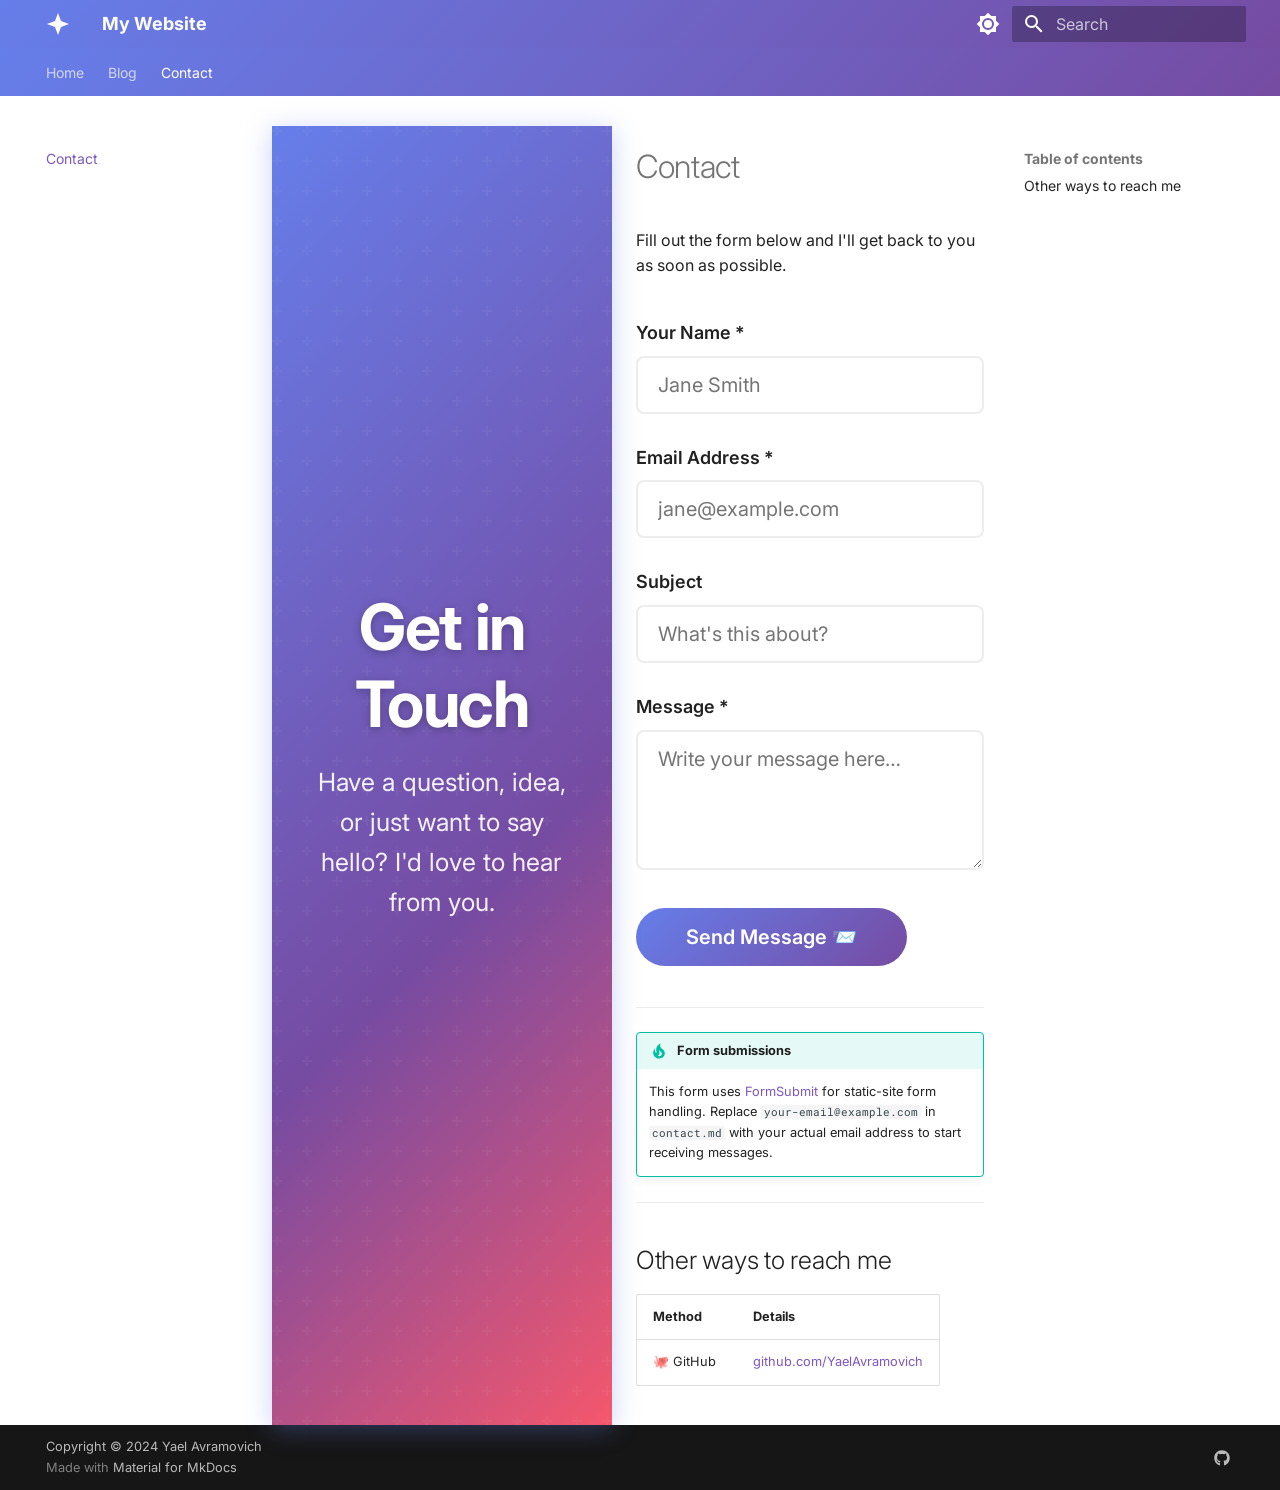
<file: contact/index.html>
<!doctype html>
<html lang="en" class="no-js">
  <head>
    
      <meta charset="utf-8">
      <meta name="viewport" content="width=device-width,initial-scale=1">
      
        <meta name="description" content="A responsive, accessible website with a gradient theme built with MkDocs Material">
      
      
        <meta name="author" content="Yael Avramovich">
      
      
        <link rel="canonical" href="https://YaelAvramovich.github.io/WebSite2/contact/">
      
      
        <link rel="prev" href="../blog/">
      
      
      
        
      
      
      <link rel="icon" href="https://fonts.gstatic.com/s/i/materialiconsoutlined/star_rate/v10/24px.svg">
      <meta name="generator" content="mkdocs-1.6.1, mkdocs-material-9.7.3">
    
    
      
        <title>Contact - My Website</title>
      
    
    
      <link rel="stylesheet" href="../assets/stylesheets/main.484c7ddc.min.css">
      
        
        <link rel="stylesheet" href="../assets/stylesheets/palette.ab4e12ef.min.css">
      
      


    
    
      
    
    
      
        
        
        <link rel="preconnect" href="https://fonts.gstatic.com" crossorigin>
        <link rel="stylesheet" href="https://fonts.googleapis.com/css?family=Inter:300,300i,400,400i,700,700i%7CRoboto+Mono:400,400i,700,700i&display=fallback">
        <style>:root{--md-text-font:"Inter";--md-code-font:"Roboto Mono"}</style>
      
    
    
      <link rel="stylesheet" href="../stylesheets/extra.css">
    
    <script>__md_scope=new URL("..",location),__md_hash=e=>[...e].reduce(((e,_)=>(e<<5)-e+_.charCodeAt(0)),0),__md_get=(e,_=localStorage,t=__md_scope)=>JSON.parse(_.getItem(t.pathname+"."+e)),__md_set=(e,_,t=localStorage,a=__md_scope)=>{try{t.setItem(a.pathname+"."+e,JSON.stringify(_))}catch(e){}}</script>
    
      

    
    
  </head>
  
  
    
    
      
    
    
    
    
    <body dir="ltr" data-md-color-scheme="default" data-md-color-primary="deep-purple" data-md-color-accent="pink">
  
    
    <input class="md-toggle" data-md-toggle="drawer" type="checkbox" id="__drawer" autocomplete="off">
    <input class="md-toggle" data-md-toggle="search" type="checkbox" id="__search" autocomplete="off">
    <label class="md-overlay" for="__drawer"></label>
    <div data-md-component="skip">
      
        
        <a href="#contact" class="md-skip">
          Skip to content
        </a>
      
    </div>
    <div data-md-component="announce">
      
    </div>
    
    
      

<header class="md-header" data-md-component="header">
  <nav class="md-header__inner md-grid" aria-label="Header">
    <a href=".." title="My Website" class="md-header__button md-logo" aria-label="My Website" data-md-component="logo">
      
  
  <svg xmlns="http://www.w3.org/2000/svg" viewBox="0 0 24 24"><path d="M12 1 9 9l-8 3 8 3 3 8 3-8 8-3-8-3z"/></svg>

    </a>
    <label class="md-header__button md-icon" for="__drawer">
      
      <svg xmlns="http://www.w3.org/2000/svg" viewBox="0 0 24 24"><path d="M3 6h18v2H3zm0 5h18v2H3zm0 5h18v2H3z"/></svg>
    </label>
    <div class="md-header__title" data-md-component="header-title">
      <div class="md-header__ellipsis">
        <div class="md-header__topic">
          <span class="md-ellipsis">
            My Website
          </span>
        </div>
        <div class="md-header__topic" data-md-component="header-topic">
          <span class="md-ellipsis">
            
              Contact
            
          </span>
        </div>
      </div>
    </div>
    
      
        <form class="md-header__option" data-md-component="palette">
  
    
    
    
    <input class="md-option" data-md-color-media="(prefers-color-scheme: light)" data-md-color-scheme="default" data-md-color-primary="deep-purple" data-md-color-accent="pink"  aria-label="Switch to dark mode"  type="radio" name="__palette" id="__palette_0">
    
      <label class="md-header__button md-icon" title="Switch to dark mode" for="__palette_1" hidden>
        <svg xmlns="http://www.w3.org/2000/svg" viewBox="0 0 24 24"><path d="M12 8a4 4 0 0 0-4 4 4 4 0 0 0 4 4 4 4 0 0 0 4-4 4 4 0 0 0-4-4m0 10a6 6 0 0 1-6-6 6 6 0 0 1 6-6 6 6 0 0 1 6 6 6 6 0 0 1-6 6m8-9.31V4h-4.69L12 .69 8.69 4H4v4.69L.69 12 4 15.31V20h4.69L12 23.31 15.31 20H20v-4.69L23.31 12z"/></svg>
      </label>
    
  
    
    
    
    <input class="md-option" data-md-color-media="(prefers-color-scheme: dark)" data-md-color-scheme="slate" data-md-color-primary="deep-purple" data-md-color-accent="pink"  aria-label="Switch to light mode"  type="radio" name="__palette" id="__palette_1">
    
      <label class="md-header__button md-icon" title="Switch to light mode" for="__palette_0" hidden>
        <svg xmlns="http://www.w3.org/2000/svg" viewBox="0 0 24 24"><path d="M12 18c-.89 0-1.74-.2-2.5-.55C11.56 16.5 13 14.42 13 12s-1.44-4.5-3.5-5.45C10.26 6.2 11.11 6 12 6a6 6 0 0 1 6 6 6 6 0 0 1-6 6m8-9.31V4h-4.69L12 .69 8.69 4H4v4.69L.69 12 4 15.31V20h4.69L12 23.31 15.31 20H20v-4.69L23.31 12z"/></svg>
      </label>
    
  
</form>
      
    
    
      <script>var palette=__md_get("__palette");if(palette&&palette.color){if("(prefers-color-scheme)"===palette.color.media){var media=matchMedia("(prefers-color-scheme: light)"),input=document.querySelector(media.matches?"[data-md-color-media='(prefers-color-scheme: light)']":"[data-md-color-media='(prefers-color-scheme: dark)']");palette.color.media=input.getAttribute("data-md-color-media"),palette.color.scheme=input.getAttribute("data-md-color-scheme"),palette.color.primary=input.getAttribute("data-md-color-primary"),palette.color.accent=input.getAttribute("data-md-color-accent")}for(var[key,value]of Object.entries(palette.color))document.body.setAttribute("data-md-color-"+key,value)}</script>
    
    
    
      
      
        <label class="md-header__button md-icon" for="__search">
          
          <svg xmlns="http://www.w3.org/2000/svg" viewBox="0 0 24 24"><path d="M9.5 3A6.5 6.5 0 0 1 16 9.5c0 1.61-.59 3.09-1.56 4.23l.27.27h.79l5 5-1.5 1.5-5-5v-.79l-.27-.27A6.52 6.52 0 0 1 9.5 16 6.5 6.5 0 0 1 3 9.5 6.5 6.5 0 0 1 9.5 3m0 2C7 5 5 7 5 9.5S7 14 9.5 14 14 12 14 9.5 12 5 9.5 5"/></svg>
        </label>
        <div class="md-search" data-md-component="search" role="dialog">
  <label class="md-search__overlay" for="__search"></label>
  <div class="md-search__inner" role="search">
    <form class="md-search__form" name="search">
      <input type="text" class="md-search__input" name="query" aria-label="Search" placeholder="Search" autocapitalize="off" autocorrect="off" autocomplete="off" spellcheck="false" data-md-component="search-query" required>
      <label class="md-search__icon md-icon" for="__search">
        
        <svg xmlns="http://www.w3.org/2000/svg" viewBox="0 0 24 24"><path d="M9.5 3A6.5 6.5 0 0 1 16 9.5c0 1.61-.59 3.09-1.56 4.23l.27.27h.79l5 5-1.5 1.5-5-5v-.79l-.27-.27A6.52 6.52 0 0 1 9.5 16 6.5 6.5 0 0 1 3 9.5 6.5 6.5 0 0 1 9.5 3m0 2C7 5 5 7 5 9.5S7 14 9.5 14 14 12 14 9.5 12 5 9.5 5"/></svg>
        
        <svg xmlns="http://www.w3.org/2000/svg" viewBox="0 0 24 24"><path d="M20 11v2H8l5.5 5.5-1.42 1.42L4.16 12l7.92-7.92L13.5 5.5 8 11z"/></svg>
      </label>
      <nav class="md-search__options" aria-label="Search">
        
        <button type="reset" class="md-search__icon md-icon" title="Clear" aria-label="Clear" tabindex="-1">
          
          <svg xmlns="http://www.w3.org/2000/svg" viewBox="0 0 24 24"><path d="M19 6.41 17.59 5 12 10.59 6.41 5 5 6.41 10.59 12 5 17.59 6.41 19 12 13.41 17.59 19 19 17.59 13.41 12z"/></svg>
        </button>
      </nav>
      
        <div class="md-search__suggest" data-md-component="search-suggest"></div>
      
    </form>
    <div class="md-search__output">
      <div class="md-search__scrollwrap" tabindex="0" data-md-scrollfix>
        <div class="md-search-result" data-md-component="search-result">
          <div class="md-search-result__meta">
            Initializing search
          </div>
          <ol class="md-search-result__list" role="presentation"></ol>
        </div>
      </div>
    </div>
  </div>
</div>
      
    
    
  </nav>
  
</header>
    
    <div class="md-container" data-md-component="container">
      
      
        
          
            
<nav class="md-tabs" aria-label="Tabs" data-md-component="tabs">
  <div class="md-grid">
    <ul class="md-tabs__list">
      
        
  
  
  
  
    <li class="md-tabs__item">
      <a href=".." class="md-tabs__link">
        
  
  
    
  
  Home

      </a>
    </li>
  

      
        
  
  
  
  
    <li class="md-tabs__item">
      <a href="../blog/" class="md-tabs__link">
        
  
  
    
  
  Blog

      </a>
    </li>
  

      
        
  
  
  
    
  
  
    <li class="md-tabs__item md-tabs__item--active">
      <a href="./" class="md-tabs__link">
        
  
  
    
  
  Contact

      </a>
    </li>
  

      
    </ul>
  </div>
</nav>
          
        
      
      <main class="md-main" data-md-component="main">
        <div class="md-main__inner md-grid">
          
            
              
              <div class="md-sidebar md-sidebar--primary" data-md-component="sidebar" data-md-type="navigation" >
                <div class="md-sidebar__scrollwrap">
                  <div class="md-sidebar__inner">
                    


  


<nav class="md-nav md-nav--primary md-nav--lifted" aria-label="Navigation" data-md-level="0">
  <label class="md-nav__title" for="__drawer">
    <a href=".." title="My Website" class="md-nav__button md-logo" aria-label="My Website" data-md-component="logo">
      
  
  <svg xmlns="http://www.w3.org/2000/svg" viewBox="0 0 24 24"><path d="M12 1 9 9l-8 3 8 3 3 8 3-8 8-3-8-3z"/></svg>

    </a>
    My Website
  </label>
  
  <ul class="md-nav__list" data-md-scrollfix>
    
      
      
  
  
  
  
    <li class="md-nav__item">
      <a href=".." class="md-nav__link">
        
  
  
  <span class="md-ellipsis">
    
  
    Home
  

    
  </span>
  
  

      </a>
    </li>
  

    
      
      
  
  
  
    
  
  
    <li class="md-nav__item">
      <a href="../blog/" class="md-nav__link">
        
  
  
  <span class="md-ellipsis">
    
  
    Blog
  

    
  </span>
  
  

      </a>
    </li>
  

    
      
      
  
  
    
  
  
  
    <li class="md-nav__item md-nav__item--active">
      
      <input class="md-nav__toggle md-toggle" type="checkbox" id="__toc">
      
      
        
      
      
        <label class="md-nav__link md-nav__link--active" for="__toc">
          
  
  
  <span class="md-ellipsis">
    
  
    Contact
  

    
  </span>
  
  

          <span class="md-nav__icon md-icon"></span>
        </label>
      
      <a href="./" class="md-nav__link md-nav__link--active">
        
  
  
  <span class="md-ellipsis">
    
  
    Contact
  

    
  </span>
  
  

      </a>
      
        

<nav class="md-nav md-nav--secondary" aria-label="Table of contents">
  
  
  
    
  
  
    <label class="md-nav__title" for="__toc">
      <span class="md-nav__icon md-icon"></span>
      Table of contents
    </label>
    <ul class="md-nav__list" data-md-component="toc" data-md-scrollfix>
      
        <li class="md-nav__item">
  <a href="#other-ways-to-reach-me" class="md-nav__link">
    <span class="md-ellipsis">
      
        Other ways to reach me
      
    </span>
  </a>
  
</li>
      
    </ul>
  
</nav>
      
    </li>
  

    
  </ul>
</nav>
                  </div>
                </div>
              </div>
            
            
              
              <div class="md-sidebar md-sidebar--secondary" data-md-component="sidebar" data-md-type="toc" >
                <div class="md-sidebar__scrollwrap">
                  <div class="md-sidebar__inner">
                    

<nav class="md-nav md-nav--secondary" aria-label="Table of contents">
  
  
  
    
  
  
    <label class="md-nav__title" for="__toc">
      <span class="md-nav__icon md-icon"></span>
      Table of contents
    </label>
    <ul class="md-nav__list" data-md-component="toc" data-md-scrollfix>
      
        <li class="md-nav__item">
  <a href="#other-ways-to-reach-me" class="md-nav__link">
    <span class="md-ellipsis">
      
        Other ways to reach me
      
    </span>
  </a>
  
</li>
      
    </ul>
  
</nav>
                  </div>
                </div>
              </div>
            
          
          
  
  <div class="hero-section" role="banner" aria-label="Get in Touch">
    <div class="hero-content">
      <h1 class="hero-title">Get in Touch</h1>
      
      <p class="hero-subtitle">Have a question, idea, or just want to say hello? I'd love to hear from you.</p>
      
      
    </div>
  </div>
  
  
            <div class="md-content" data-md-component="content">
              
              <article class="md-content__inner md-typeset">
                
                  



<h1 id="contact">Contact<a class="headerlink" href="#contact" title="Permanent link">&para;</a></h1>
<p>Fill out the form below and I'll get back to you as soon as possible.</p>
<div class="contact-form">
  <form
    action="https://formsubmit.co/your-email@example.com"
    method="POST"
    aria-label="Contact form"
    novalidate
  >
    <!-- Honeypot spam protection -->
    <input type="text" name="_honey" style="display:none" aria-hidden="true" tabindex="-1">
    <!-- Disable redirect after submit (FormSubmit default) -->
    <input type="hidden" name="_captcha" value="false">

    <div class="form-group">
      <label for="contact-name">Your Name <span aria-label="required">*</span></label>
      <input
        type="text"
        id="contact-name"
        name="name"
        placeholder="Jane Smith"
        required
        autocomplete="name"
        aria-required="true"
      >
    </div>

    <div class="form-group">
      <label for="contact-email">Email Address <span aria-label="required">*</span></label>
      <input
        type="email"
        id="contact-email"
        name="email"
        placeholder="jane@example.com"
        required
        autocomplete="email"
        aria-required="true"
      >
    </div>

    <div class="form-group">
      <label for="contact-subject">Subject</label>
      <input
        type="text"
        id="contact-subject"
        name="subject"
        placeholder="What's this about?"
        autocomplete="off"
      >
    </div>

    <div class="form-group">
      <label for="contact-message">Message <span aria-label="required">*</span></label>
      <textarea
        id="contact-message"
        name="message"
        placeholder="Write your message here…"
        required
        aria-required="true"
      ></textarea>
    </div>

    <button type="submit" class="form-submit">Send Message 📨</button>
  </form>
</div>

<hr />
<div class="admonition tip">
<p class="admonition-title">Form submissions</p>
<p>This form uses <a href="https://formsubmit.co/">FormSubmit</a> for static-site form handling.
Replace <code>your-email@example.com</code> in <code>contact.md</code> with your actual email address to start receiving messages.</p>
</div>
<hr />
<h2 id="other-ways-to-reach-me">Other ways to reach me<a class="headerlink" href="#other-ways-to-reach-me" title="Permanent link">&para;</a></h2>
<table>
<thead>
<tr>
<th>Method</th>
<th>Details</th>
</tr>
</thead>
<tbody>
<tr>
<td>🐙 GitHub</td>
<td><a href="https://github.com/YaelAvramovich">github.com/YaelAvramovich</a></td>
</tr>
</tbody>
</table>







  
  






                
              </article>
            </div>
          

          
<script>var target=document.getElementById(location.hash.slice(1));target&&target.name&&(target.checked=target.name.startsWith("__tabbed_"))</script>
        </div>
        
          <button type="button" class="md-top md-icon" data-md-component="top" hidden>
  
  <svg xmlns="http://www.w3.org/2000/svg" viewBox="0 0 24 24"><path d="M13 20h-2V8l-5.5 5.5-1.42-1.42L12 4.16l7.92 7.92-1.42 1.42L13 8z"/></svg>
  Back to top
</button>
        
      </main>
      
        <footer class="md-footer">
  
  <div class="md-footer-meta md-typeset">
    <div class="md-footer-meta__inner md-grid">
      <div class="md-copyright">
  
    <div class="md-copyright__highlight">
      Copyright &copy; 2024 Yael Avramovich
    </div>
  
  
    Made with
    <a href="https://squidfunk.github.io/mkdocs-material/" target="_blank" rel="noopener">
      Material for MkDocs
    </a>
  
</div>
      
        
<div class="md-social">
  
    
    
    
    
    <a href="https://github.com/YaelAvramovich" target="_blank" rel="noopener" title="GitHub" class="md-social__link">
      <svg xmlns="http://www.w3.org/2000/svg" viewBox="0 0 512 512"><!--! Font Awesome Free 7.1.0 by @fontawesome - https://fontawesome.com License - https://fontawesome.com/license/free (Icons: CC BY 4.0, Fonts: SIL OFL 1.1, Code: MIT License) Copyright 2025 Fonticons, Inc.--><path d="M173.9 397.4c0 2-2.3 3.6-5.2 3.6-3.3.3-5.6-1.3-5.6-3.6 0-2 2.3-3.6 5.2-3.6 3-.3 5.6 1.3 5.6 3.6m-31.1-4.5c-.7 2 1.3 4.3 4.3 4.9 2.6 1 5.6 0 6.2-2s-1.3-4.3-4.3-5.2c-2.6-.7-5.5.3-6.2 2.3m44.2-1.7c-2.9.7-4.9 2.6-4.6 4.9.3 2 2.9 3.3 5.9 2.6 2.9-.7 4.9-2.6 4.6-4.6-.3-1.9-3-3.2-5.9-2.9M252.8 8C114.1 8 8 113.3 8 252c0 110.9 69.8 205.8 169.5 239.2 12.8 2.3 17.3-5.6 17.3-12.1 0-6.2-.3-40.4-.3-61.4 0 0-70 15-84.7-29.8 0 0-11.4-29.1-27.8-36.6 0 0-22.9-15.7 1.6-15.4 0 0 24.9 2 38.6 25.8 21.9 38.6 58.6 27.5 72.9 20.9 2.3-16 8.8-27.1 16-33.7-55.9-6.2-112.3-14.3-112.3-110.5 0-27.5 7.6-41.3 23.6-58.9-2.6-6.5-11.1-33.3 2.6-67.9 20.9-6.5 69 27 69 27 20-5.6 41.5-8.5 62.8-8.5s42.8 2.9 62.8 8.5c0 0 48.1-33.6 69-27 13.7 34.7 5.2 61.4 2.6 67.9 16 17.7 25.8 31.5 25.8 58.9 0 96.5-58.9 104.2-114.8 110.5 9.2 7.9 17 22.9 17 46.4 0 33.7-.3 75.4-.3 83.6 0 6.5 4.6 14.4 17.3 12.1C436.2 457.8 504 362.9 504 252 504 113.3 391.5 8 252.8 8M105.2 352.9c-1.3 1-1 3.3.7 5.2 1.6 1.6 3.9 2.3 5.2 1 1.3-1 1-3.3-.7-5.2-1.6-1.6-3.9-2.3-5.2-1m-10.8-8.1c-.7 1.3.3 2.9 2.3 3.9 1.6 1 3.6.7 4.3-.7.7-1.3-.3-2.9-2.3-3.9-2-.6-3.6-.3-4.3.7m32.4 35.6c-1.6 1.3-1 4.3 1.3 6.2 2.3 2.3 5.2 2.6 6.5 1 1.3-1.3.7-4.3-1.3-6.2-2.2-2.3-5.2-2.6-6.5-1m-11.4-14.7c-1.6 1-1.6 3.6 0 5.9s4.3 3.3 5.6 2.3c1.6-1.3 1.6-3.9 0-6.2-1.4-2.3-4-3.3-5.6-2"/></svg>
    </a>
  
</div>
      
    </div>
  </div>
</footer>
      
    </div>
    <div class="md-dialog" data-md-component="dialog">
      <div class="md-dialog__inner md-typeset"></div>
    </div>
    
    
    
      
      
      <script id="__config" type="application/json">{"annotate": null, "base": "..", "features": ["navigation.instant", "navigation.tracking", "navigation.top", "navigation.tabs", "search.suggest", "search.highlight", "content.code.copy"], "search": "../assets/javascripts/workers/search.2c215733.min.js", "tags": null, "translations": {"clipboard.copied": "Copied to clipboard", "clipboard.copy": "Copy to clipboard", "search.result.more.one": "1 more on this page", "search.result.more.other": "# more on this page", "search.result.none": "No matching documents", "search.result.one": "1 matching document", "search.result.other": "# matching documents", "search.result.placeholder": "Type to start searching", "search.result.term.missing": "Missing", "select.version": "Select version"}, "version": null}</script>
    
    
      <script src="../assets/javascripts/bundle.79ae519e.min.js"></script>
      
    
  </body>
</html>
</file>
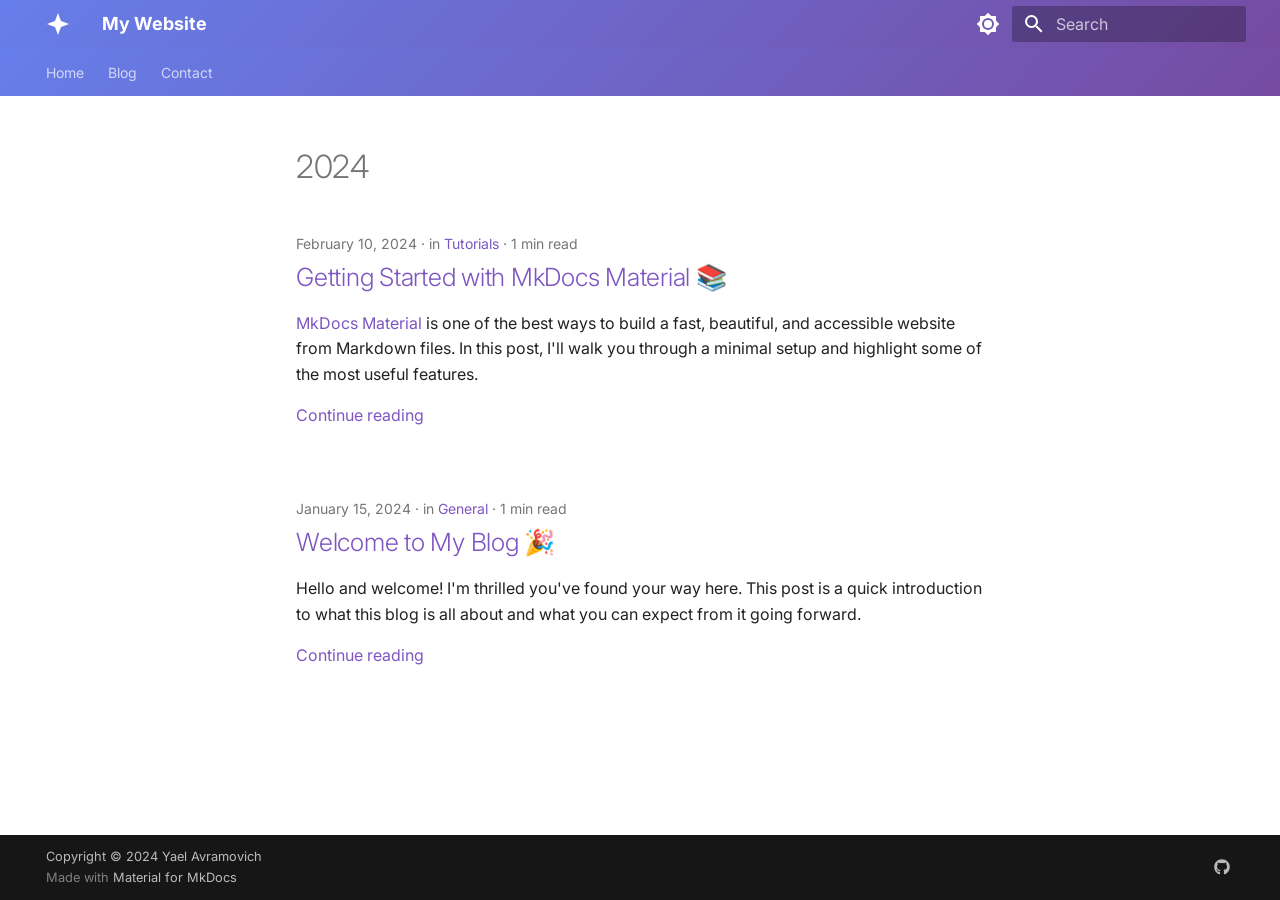
<file: blog/archive/2024/index.html>
<!doctype html>
<html lang="en" class="no-js">
  <head>
    
      <meta charset="utf-8">
      <meta name="viewport" content="width=device-width,initial-scale=1">
      
        <meta name="description" content="A responsive, accessible website with a gradient theme built with MkDocs Material">
      
      
        <meta name="author" content="Yael Avramovich">
      
      
        <link rel="canonical" href="https://YaelAvramovich.github.io/WebSite2/blog/archive/2024/">
      
      
      
      
        
      
      
      <link rel="icon" href="https://fonts.gstatic.com/s/i/materialiconsoutlined/star_rate/v10/24px.svg">
      <meta name="generator" content="mkdocs-1.6.1, mkdocs-material-9.7.3">
    
    
      
        <title>2024 - My Website</title>
      
    
    
      <link rel="stylesheet" href="../../../assets/stylesheets/main.484c7ddc.min.css">
      
        
        <link rel="stylesheet" href="../../../assets/stylesheets/palette.ab4e12ef.min.css">
      
      


    
    
      
    
    
      
        
        
        <link rel="preconnect" href="https://fonts.gstatic.com" crossorigin>
        <link rel="stylesheet" href="https://fonts.googleapis.com/css?family=Inter:300,300i,400,400i,700,700i%7CRoboto+Mono:400,400i,700,700i&display=fallback">
        <style>:root{--md-text-font:"Inter";--md-code-font:"Roboto Mono"}</style>
      
    
    
      <link rel="stylesheet" href="../../../stylesheets/extra.css">
    
    <script>__md_scope=new URL("../../..",location),__md_hash=e=>[...e].reduce(((e,_)=>(e<<5)-e+_.charCodeAt(0)),0),__md_get=(e,_=localStorage,t=__md_scope)=>JSON.parse(_.getItem(t.pathname+"."+e)),__md_set=(e,_,t=localStorage,a=__md_scope)=>{try{t.setItem(a.pathname+"."+e,JSON.stringify(_))}catch(e){}}</script>
    
      

    
    
  </head>
  
  
    
    
      
    
    
    
    
    <body dir="ltr" data-md-color-scheme="default" data-md-color-primary="deep-purple" data-md-color-accent="pink">
  
    
    <input class="md-toggle" data-md-toggle="drawer" type="checkbox" id="__drawer" autocomplete="off">
    <input class="md-toggle" data-md-toggle="search" type="checkbox" id="__search" autocomplete="off">
    <label class="md-overlay" for="__drawer"></label>
    <div data-md-component="skip">
      
        
        <a href="#2024" class="md-skip">
          Skip to content
        </a>
      
    </div>
    <div data-md-component="announce">
      
    </div>
    
    
      

<header class="md-header" data-md-component="header">
  <nav class="md-header__inner md-grid" aria-label="Header">
    <a href="../../.." title="My Website" class="md-header__button md-logo" aria-label="My Website" data-md-component="logo">
      
  
  <svg xmlns="http://www.w3.org/2000/svg" viewBox="0 0 24 24"><path d="M12 1 9 9l-8 3 8 3 3 8 3-8 8-3-8-3z"/></svg>

    </a>
    <label class="md-header__button md-icon" for="__drawer">
      
      <svg xmlns="http://www.w3.org/2000/svg" viewBox="0 0 24 24"><path d="M3 6h18v2H3zm0 5h18v2H3zm0 5h18v2H3z"/></svg>
    </label>
    <div class="md-header__title" data-md-component="header-title">
      <div class="md-header__ellipsis">
        <div class="md-header__topic">
          <span class="md-ellipsis">
            My Website
          </span>
        </div>
        <div class="md-header__topic" data-md-component="header-topic">
          <span class="md-ellipsis">
            
              2024
            
          </span>
        </div>
      </div>
    </div>
    
      
        <form class="md-header__option" data-md-component="palette">
  
    
    
    
    <input class="md-option" data-md-color-media="(prefers-color-scheme: light)" data-md-color-scheme="default" data-md-color-primary="deep-purple" data-md-color-accent="pink"  aria-label="Switch to dark mode"  type="radio" name="__palette" id="__palette_0">
    
      <label class="md-header__button md-icon" title="Switch to dark mode" for="__palette_1" hidden>
        <svg xmlns="http://www.w3.org/2000/svg" viewBox="0 0 24 24"><path d="M12 8a4 4 0 0 0-4 4 4 4 0 0 0 4 4 4 4 0 0 0 4-4 4 4 0 0 0-4-4m0 10a6 6 0 0 1-6-6 6 6 0 0 1 6-6 6 6 0 0 1 6 6 6 6 0 0 1-6 6m8-9.31V4h-4.69L12 .69 8.69 4H4v4.69L.69 12 4 15.31V20h4.69L12 23.31 15.31 20H20v-4.69L23.31 12z"/></svg>
      </label>
    
  
    
    
    
    <input class="md-option" data-md-color-media="(prefers-color-scheme: dark)" data-md-color-scheme="slate" data-md-color-primary="deep-purple" data-md-color-accent="pink"  aria-label="Switch to light mode"  type="radio" name="__palette" id="__palette_1">
    
      <label class="md-header__button md-icon" title="Switch to light mode" for="__palette_0" hidden>
        <svg xmlns="http://www.w3.org/2000/svg" viewBox="0 0 24 24"><path d="M12 18c-.89 0-1.74-.2-2.5-.55C11.56 16.5 13 14.42 13 12s-1.44-4.5-3.5-5.45C10.26 6.2 11.11 6 12 6a6 6 0 0 1 6 6 6 6 0 0 1-6 6m8-9.31V4h-4.69L12 .69 8.69 4H4v4.69L.69 12 4 15.31V20h4.69L12 23.31 15.31 20H20v-4.69L23.31 12z"/></svg>
      </label>
    
  
</form>
      
    
    
      <script>var palette=__md_get("__palette");if(palette&&palette.color){if("(prefers-color-scheme)"===palette.color.media){var media=matchMedia("(prefers-color-scheme: light)"),input=document.querySelector(media.matches?"[data-md-color-media='(prefers-color-scheme: light)']":"[data-md-color-media='(prefers-color-scheme: dark)']");palette.color.media=input.getAttribute("data-md-color-media"),palette.color.scheme=input.getAttribute("data-md-color-scheme"),palette.color.primary=input.getAttribute("data-md-color-primary"),palette.color.accent=input.getAttribute("data-md-color-accent")}for(var[key,value]of Object.entries(palette.color))document.body.setAttribute("data-md-color-"+key,value)}</script>
    
    
    
      
      
        <label class="md-header__button md-icon" for="__search">
          
          <svg xmlns="http://www.w3.org/2000/svg" viewBox="0 0 24 24"><path d="M9.5 3A6.5 6.5 0 0 1 16 9.5c0 1.61-.59 3.09-1.56 4.23l.27.27h.79l5 5-1.5 1.5-5-5v-.79l-.27-.27A6.52 6.52 0 0 1 9.5 16 6.5 6.5 0 0 1 3 9.5 6.5 6.5 0 0 1 9.5 3m0 2C7 5 5 7 5 9.5S7 14 9.5 14 14 12 14 9.5 12 5 9.5 5"/></svg>
        </label>
        <div class="md-search" data-md-component="search" role="dialog">
  <label class="md-search__overlay" for="__search"></label>
  <div class="md-search__inner" role="search">
    <form class="md-search__form" name="search">
      <input type="text" class="md-search__input" name="query" aria-label="Search" placeholder="Search" autocapitalize="off" autocorrect="off" autocomplete="off" spellcheck="false" data-md-component="search-query" required>
      <label class="md-search__icon md-icon" for="__search">
        
        <svg xmlns="http://www.w3.org/2000/svg" viewBox="0 0 24 24"><path d="M9.5 3A6.5 6.5 0 0 1 16 9.5c0 1.61-.59 3.09-1.56 4.23l.27.27h.79l5 5-1.5 1.5-5-5v-.79l-.27-.27A6.52 6.52 0 0 1 9.5 16 6.5 6.5 0 0 1 3 9.5 6.5 6.5 0 0 1 9.5 3m0 2C7 5 5 7 5 9.5S7 14 9.5 14 14 12 14 9.5 12 5 9.5 5"/></svg>
        
        <svg xmlns="http://www.w3.org/2000/svg" viewBox="0 0 24 24"><path d="M20 11v2H8l5.5 5.5-1.42 1.42L4.16 12l7.92-7.92L13.5 5.5 8 11z"/></svg>
      </label>
      <nav class="md-search__options" aria-label="Search">
        
        <button type="reset" class="md-search__icon md-icon" title="Clear" aria-label="Clear" tabindex="-1">
          
          <svg xmlns="http://www.w3.org/2000/svg" viewBox="0 0 24 24"><path d="M19 6.41 17.59 5 12 10.59 6.41 5 5 6.41 10.59 12 5 17.59 6.41 19 12 13.41 17.59 19 19 17.59 13.41 12z"/></svg>
        </button>
      </nav>
      
        <div class="md-search__suggest" data-md-component="search-suggest"></div>
      
    </form>
    <div class="md-search__output">
      <div class="md-search__scrollwrap" tabindex="0" data-md-scrollfix>
        <div class="md-search-result" data-md-component="search-result">
          <div class="md-search-result__meta">
            Initializing search
          </div>
          <ol class="md-search-result__list" role="presentation"></ol>
        </div>
      </div>
    </div>
  </div>
</div>
      
    
    
  </nav>
  
</header>
    
    <div class="md-container" data-md-component="container">
      
      
        
          
            
<nav class="md-tabs" aria-label="Tabs" data-md-component="tabs">
  <div class="md-grid">
    <ul class="md-tabs__list">
      
        
  
  
  
  
    <li class="md-tabs__item">
      <a href="../../.." class="md-tabs__link">
        
  
  
    
  
  Home

      </a>
    </li>
  

      
        
  
  
  
  
    <li class="md-tabs__item">
      <a href="../../" class="md-tabs__link">
        
  
  
    
  
  Blog

      </a>
    </li>
  

      
        
  
  
  
  
    <li class="md-tabs__item">
      <a href="../../../contact/" class="md-tabs__link">
        
  
  
    
  
  Contact

      </a>
    </li>
  

      
    </ul>
  </div>
</nav>
          
        
      
      <main class="md-main" data-md-component="main">
        <div class="md-main__inner md-grid">
          
            
              
              <div class="md-sidebar md-sidebar--primary" data-md-component="sidebar" data-md-type="navigation" >
                <div class="md-sidebar__scrollwrap">
                  <div class="md-sidebar__inner">
                    


  


<nav class="md-nav md-nav--primary md-nav--lifted" aria-label="Navigation" data-md-level="0">
  <label class="md-nav__title" for="__drawer">
    <a href="../../.." title="My Website" class="md-nav__button md-logo" aria-label="My Website" data-md-component="logo">
      
  
  <svg xmlns="http://www.w3.org/2000/svg" viewBox="0 0 24 24"><path d="M12 1 9 9l-8 3 8 3 3 8 3-8 8-3-8-3z"/></svg>

    </a>
    My Website
  </label>
  
  <ul class="md-nav__list" data-md-scrollfix>
    
      
      
  
  
  
  
    <li class="md-nav__item">
      <a href="../../.." class="md-nav__link">
        
  
  
  <span class="md-ellipsis">
    
  
    Home
  

    
  </span>
  
  

      </a>
    </li>
  

    
      
      
  
  
  
    
  
  
    <li class="md-nav__item">
      <a href="../../" class="md-nav__link">
        
  
  
  <span class="md-ellipsis">
    
  
    Blog
  

    
  </span>
  
  

      </a>
    </li>
  

    
      
      
  
  
  
  
    <li class="md-nav__item">
      <a href="../../../contact/" class="md-nav__link">
        
  
  
  <span class="md-ellipsis">
    
  
    Contact
  

    
  </span>
  
  

      </a>
    </li>
  

    
  </ul>
</nav>
                  </div>
                </div>
              </div>
            
            
              
              <div class="md-sidebar md-sidebar--secondary" data-md-component="sidebar" data-md-type="toc" >
                <div class="md-sidebar__scrollwrap">
                  <div class="md-sidebar__inner">
                    

<nav class="md-nav md-nav--secondary" aria-label="Table of contents">
  
  
  
    
  
  
</nav>
                  </div>
                </div>
              </div>
            
          
          
  
  <div class="md-content" data-md-component="content">
    <div class="md-content__inner">
      <header class="md-typeset">
        <h1 id="2024">2024<a class="headerlink" href="#2024" title="Permanent link">&para;</a></h1>
      </header>
      
        <article class="md-post md-post--excerpt">
  <header class="md-post__header">
    
    <div class="md-post__meta md-meta">
      <ul class="md-meta__list">
        <li class="md-meta__item">
          <time datetime="2024-02-10 00:00:00+00:00">February 10, 2024</time></li>
        
          <li class="md-meta__item">
            in
            
              <a href="../../category/tutorials/" class="md-meta__link">Tutorials</a></li>
        
        
          
          <li class="md-meta__item">
            
              1 min read
            
          </li>
        
        
      </ul>
      
    </div>
  </header>
  <div class="md-post__content md-typeset">
    <h2 id="getting-started-with-mkdocs-material"><a class="toclink" href="../../2024/02/10/getting-started-with-mkdocs-material/">Getting Started with MkDocs Material 📚</a></h2>
<p><a href="https://squidfunk.github.io/mkdocs-material/">MkDocs Material</a> is one of the best ways to
build a fast, beautiful, and accessible website from Markdown files. In this post, I'll walk
you through a minimal setup and highlight some of the most useful features.</p>

    
      <nav class="md-post__action">
        <a href="../../2024/02/10/getting-started-with-mkdocs-material/">
          Continue reading
        </a>
      </nav>
    
    
  </div>
</article>
      
        <article class="md-post md-post--excerpt">
  <header class="md-post__header">
    
    <div class="md-post__meta md-meta">
      <ul class="md-meta__list">
        <li class="md-meta__item">
          <time datetime="2024-01-15 00:00:00+00:00">January 15, 2024</time></li>
        
          <li class="md-meta__item">
            in
            
              <a href="../../category/general/" class="md-meta__link">General</a></li>
        
        
          
          <li class="md-meta__item">
            
              1 min read
            
          </li>
        
        
      </ul>
      
    </div>
  </header>
  <div class="md-post__content md-typeset">
    <h2 id="welcome-to-my-blog"><a class="toclink" href="../../2024/01/15/welcome-to-my-blog/">Welcome to My Blog 🎉</a></h2>
<p>Hello and welcome! I'm thrilled you've found your way here. This post is a quick introduction
to what this blog is all about and what you can expect from it going forward.</p>

    
      <nav class="md-post__action">
        <a href="../../2024/01/15/welcome-to-my-blog/">
          Continue reading
        </a>
      </nav>
    
    
  </div>
</article>
      
      
        
          



<nav class="md-pagination">
  
</nav>
        
      
    </div>
  </div>

          
<script>var target=document.getElementById(location.hash.slice(1));target&&target.name&&(target.checked=target.name.startsWith("__tabbed_"))</script>
        </div>
        
          <button type="button" class="md-top md-icon" data-md-component="top" hidden>
  
  <svg xmlns="http://www.w3.org/2000/svg" viewBox="0 0 24 24"><path d="M13 20h-2V8l-5.5 5.5-1.42-1.42L12 4.16l7.92 7.92-1.42 1.42L13 8z"/></svg>
  Back to top
</button>
        
      </main>
      
        <footer class="md-footer">
  
  <div class="md-footer-meta md-typeset">
    <div class="md-footer-meta__inner md-grid">
      <div class="md-copyright">
  
    <div class="md-copyright__highlight">
      Copyright &copy; 2024 Yael Avramovich
    </div>
  
  
    Made with
    <a href="https://squidfunk.github.io/mkdocs-material/" target="_blank" rel="noopener">
      Material for MkDocs
    </a>
  
</div>
      
        
<div class="md-social">
  
    
    
    
    
    <a href="https://github.com/YaelAvramovich" target="_blank" rel="noopener" title="GitHub" class="md-social__link">
      <svg xmlns="http://www.w3.org/2000/svg" viewBox="0 0 512 512"><!--! Font Awesome Free 7.1.0 by @fontawesome - https://fontawesome.com License - https://fontawesome.com/license/free (Icons: CC BY 4.0, Fonts: SIL OFL 1.1, Code: MIT License) Copyright 2025 Fonticons, Inc.--><path d="M173.9 397.4c0 2-2.3 3.6-5.2 3.6-3.3.3-5.6-1.3-5.6-3.6 0-2 2.3-3.6 5.2-3.6 3-.3 5.6 1.3 5.6 3.6m-31.1-4.5c-.7 2 1.3 4.3 4.3 4.9 2.6 1 5.6 0 6.2-2s-1.3-4.3-4.3-5.2c-2.6-.7-5.5.3-6.2 2.3m44.2-1.7c-2.9.7-4.9 2.6-4.6 4.9.3 2 2.9 3.3 5.9 2.6 2.9-.7 4.9-2.6 4.6-4.6-.3-1.9-3-3.2-5.9-2.9M252.8 8C114.1 8 8 113.3 8 252c0 110.9 69.8 205.8 169.5 239.2 12.8 2.3 17.3-5.6 17.3-12.1 0-6.2-.3-40.4-.3-61.4 0 0-70 15-84.7-29.8 0 0-11.4-29.1-27.8-36.6 0 0-22.9-15.7 1.6-15.4 0 0 24.9 2 38.6 25.8 21.9 38.6 58.6 27.5 72.9 20.9 2.3-16 8.8-27.1 16-33.7-55.9-6.2-112.3-14.3-112.3-110.5 0-27.5 7.6-41.3 23.6-58.9-2.6-6.5-11.1-33.3 2.6-67.9 20.9-6.5 69 27 69 27 20-5.6 41.5-8.5 62.8-8.5s42.8 2.9 62.8 8.5c0 0 48.1-33.6 69-27 13.7 34.7 5.2 61.4 2.6 67.9 16 17.7 25.8 31.5 25.8 58.9 0 96.5-58.9 104.2-114.8 110.5 9.2 7.9 17 22.9 17 46.4 0 33.7-.3 75.4-.3 83.6 0 6.5 4.6 14.4 17.3 12.1C436.2 457.8 504 362.9 504 252 504 113.3 391.5 8 252.8 8M105.2 352.9c-1.3 1-1 3.3.7 5.2 1.6 1.6 3.9 2.3 5.2 1 1.3-1 1-3.3-.7-5.2-1.6-1.6-3.9-2.3-5.2-1m-10.8-8.1c-.7 1.3.3 2.9 2.3 3.9 1.6 1 3.6.7 4.3-.7.7-1.3-.3-2.9-2.3-3.9-2-.6-3.6-.3-4.3.7m32.4 35.6c-1.6 1.3-1 4.3 1.3 6.2 2.3 2.3 5.2 2.6 6.5 1 1.3-1.3.7-4.3-1.3-6.2-2.2-2.3-5.2-2.6-6.5-1m-11.4-14.7c-1.6 1-1.6 3.6 0 5.9s4.3 3.3 5.6 2.3c1.6-1.3 1.6-3.9 0-6.2-1.4-2.3-4-3.3-5.6-2"/></svg>
    </a>
  
</div>
      
    </div>
  </div>
</footer>
      
    </div>
    <div class="md-dialog" data-md-component="dialog">
      <div class="md-dialog__inner md-typeset"></div>
    </div>
    
    
    
      
      
      <script id="__config" type="application/json">{"annotate": null, "base": "../../..", "features": ["navigation.instant", "navigation.tracking", "navigation.top", "navigation.tabs", "search.suggest", "search.highlight", "content.code.copy"], "search": "../../../assets/javascripts/workers/search.2c215733.min.js", "tags": null, "translations": {"clipboard.copied": "Copied to clipboard", "clipboard.copy": "Copy to clipboard", "search.result.more.one": "1 more on this page", "search.result.more.other": "# more on this page", "search.result.none": "No matching documents", "search.result.one": "1 matching document", "search.result.other": "# matching documents", "search.result.placeholder": "Type to start searching", "search.result.term.missing": "Missing", "select.version": "Select version"}, "version": null}</script>
    
    
      <script src="../../../assets/javascripts/bundle.79ae519e.min.js"></script>
      
    
  </body>
</html>
</file>
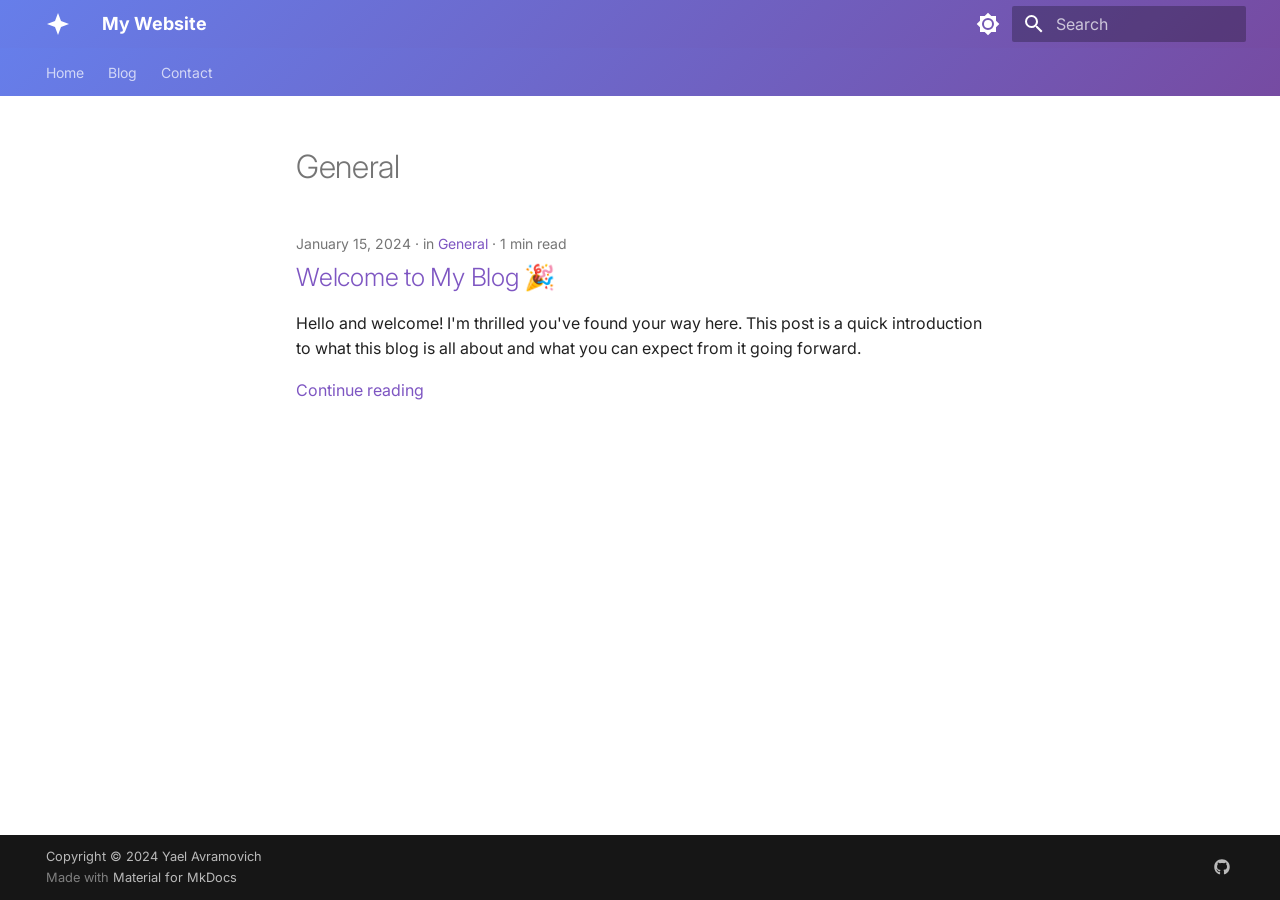
<file: blog/category/general/index.html>
<!doctype html>
<html lang="en" class="no-js">
  <head>
    
      <meta charset="utf-8">
      <meta name="viewport" content="width=device-width,initial-scale=1">
      
        <meta name="description" content="A responsive, accessible website with a gradient theme built with MkDocs Material">
      
      
        <meta name="author" content="Yael Avramovich">
      
      
        <link rel="canonical" href="https://YaelAvramovich.github.io/WebSite2/blog/category/general/">
      
      
      
      
        
      
      
      <link rel="icon" href="https://fonts.gstatic.com/s/i/materialiconsoutlined/star_rate/v10/24px.svg">
      <meta name="generator" content="mkdocs-1.6.1, mkdocs-material-9.7.3">
    
    
      
        <title>General - My Website</title>
      
    
    
      <link rel="stylesheet" href="../../../assets/stylesheets/main.484c7ddc.min.css">
      
        
        <link rel="stylesheet" href="../../../assets/stylesheets/palette.ab4e12ef.min.css">
      
      


    
    
      
    
    
      
        
        
        <link rel="preconnect" href="https://fonts.gstatic.com" crossorigin>
        <link rel="stylesheet" href="https://fonts.googleapis.com/css?family=Inter:300,300i,400,400i,700,700i%7CRoboto+Mono:400,400i,700,700i&display=fallback">
        <style>:root{--md-text-font:"Inter";--md-code-font:"Roboto Mono"}</style>
      
    
    
      <link rel="stylesheet" href="../../../stylesheets/extra.css">
    
    <script>__md_scope=new URL("../../..",location),__md_hash=e=>[...e].reduce(((e,_)=>(e<<5)-e+_.charCodeAt(0)),0),__md_get=(e,_=localStorage,t=__md_scope)=>JSON.parse(_.getItem(t.pathname+"."+e)),__md_set=(e,_,t=localStorage,a=__md_scope)=>{try{t.setItem(a.pathname+"."+e,JSON.stringify(_))}catch(e){}}</script>
    
      

    
    
  </head>
  
  
    
    
      
    
    
    
    
    <body dir="ltr" data-md-color-scheme="default" data-md-color-primary="deep-purple" data-md-color-accent="pink">
  
    
    <input class="md-toggle" data-md-toggle="drawer" type="checkbox" id="__drawer" autocomplete="off">
    <input class="md-toggle" data-md-toggle="search" type="checkbox" id="__search" autocomplete="off">
    <label class="md-overlay" for="__drawer"></label>
    <div data-md-component="skip">
      
        
        <a href="#general" class="md-skip">
          Skip to content
        </a>
      
    </div>
    <div data-md-component="announce">
      
    </div>
    
    
      

<header class="md-header" data-md-component="header">
  <nav class="md-header__inner md-grid" aria-label="Header">
    <a href="../../.." title="My Website" class="md-header__button md-logo" aria-label="My Website" data-md-component="logo">
      
  
  <svg xmlns="http://www.w3.org/2000/svg" viewBox="0 0 24 24"><path d="M12 1 9 9l-8 3 8 3 3 8 3-8 8-3-8-3z"/></svg>

    </a>
    <label class="md-header__button md-icon" for="__drawer">
      
      <svg xmlns="http://www.w3.org/2000/svg" viewBox="0 0 24 24"><path d="M3 6h18v2H3zm0 5h18v2H3zm0 5h18v2H3z"/></svg>
    </label>
    <div class="md-header__title" data-md-component="header-title">
      <div class="md-header__ellipsis">
        <div class="md-header__topic">
          <span class="md-ellipsis">
            My Website
          </span>
        </div>
        <div class="md-header__topic" data-md-component="header-topic">
          <span class="md-ellipsis">
            
              General
            
          </span>
        </div>
      </div>
    </div>
    
      
        <form class="md-header__option" data-md-component="palette">
  
    
    
    
    <input class="md-option" data-md-color-media="(prefers-color-scheme: light)" data-md-color-scheme="default" data-md-color-primary="deep-purple" data-md-color-accent="pink"  aria-label="Switch to dark mode"  type="radio" name="__palette" id="__palette_0">
    
      <label class="md-header__button md-icon" title="Switch to dark mode" for="__palette_1" hidden>
        <svg xmlns="http://www.w3.org/2000/svg" viewBox="0 0 24 24"><path d="M12 8a4 4 0 0 0-4 4 4 4 0 0 0 4 4 4 4 0 0 0 4-4 4 4 0 0 0-4-4m0 10a6 6 0 0 1-6-6 6 6 0 0 1 6-6 6 6 0 0 1 6 6 6 6 0 0 1-6 6m8-9.31V4h-4.69L12 .69 8.69 4H4v4.69L.69 12 4 15.31V20h4.69L12 23.31 15.31 20H20v-4.69L23.31 12z"/></svg>
      </label>
    
  
    
    
    
    <input class="md-option" data-md-color-media="(prefers-color-scheme: dark)" data-md-color-scheme="slate" data-md-color-primary="deep-purple" data-md-color-accent="pink"  aria-label="Switch to light mode"  type="radio" name="__palette" id="__palette_1">
    
      <label class="md-header__button md-icon" title="Switch to light mode" for="__palette_0" hidden>
        <svg xmlns="http://www.w3.org/2000/svg" viewBox="0 0 24 24"><path d="M12 18c-.89 0-1.74-.2-2.5-.55C11.56 16.5 13 14.42 13 12s-1.44-4.5-3.5-5.45C10.26 6.2 11.11 6 12 6a6 6 0 0 1 6 6 6 6 0 0 1-6 6m8-9.31V4h-4.69L12 .69 8.69 4H4v4.69L.69 12 4 15.31V20h4.69L12 23.31 15.31 20H20v-4.69L23.31 12z"/></svg>
      </label>
    
  
</form>
      
    
    
      <script>var palette=__md_get("__palette");if(palette&&palette.color){if("(prefers-color-scheme)"===palette.color.media){var media=matchMedia("(prefers-color-scheme: light)"),input=document.querySelector(media.matches?"[data-md-color-media='(prefers-color-scheme: light)']":"[data-md-color-media='(prefers-color-scheme: dark)']");palette.color.media=input.getAttribute("data-md-color-media"),palette.color.scheme=input.getAttribute("data-md-color-scheme"),palette.color.primary=input.getAttribute("data-md-color-primary"),palette.color.accent=input.getAttribute("data-md-color-accent")}for(var[key,value]of Object.entries(palette.color))document.body.setAttribute("data-md-color-"+key,value)}</script>
    
    
    
      
      
        <label class="md-header__button md-icon" for="__search">
          
          <svg xmlns="http://www.w3.org/2000/svg" viewBox="0 0 24 24"><path d="M9.5 3A6.5 6.5 0 0 1 16 9.5c0 1.61-.59 3.09-1.56 4.23l.27.27h.79l5 5-1.5 1.5-5-5v-.79l-.27-.27A6.52 6.52 0 0 1 9.5 16 6.5 6.5 0 0 1 3 9.5 6.5 6.5 0 0 1 9.5 3m0 2C7 5 5 7 5 9.5S7 14 9.5 14 14 12 14 9.5 12 5 9.5 5"/></svg>
        </label>
        <div class="md-search" data-md-component="search" role="dialog">
  <label class="md-search__overlay" for="__search"></label>
  <div class="md-search__inner" role="search">
    <form class="md-search__form" name="search">
      <input type="text" class="md-search__input" name="query" aria-label="Search" placeholder="Search" autocapitalize="off" autocorrect="off" autocomplete="off" spellcheck="false" data-md-component="search-query" required>
      <label class="md-search__icon md-icon" for="__search">
        
        <svg xmlns="http://www.w3.org/2000/svg" viewBox="0 0 24 24"><path d="M9.5 3A6.5 6.5 0 0 1 16 9.5c0 1.61-.59 3.09-1.56 4.23l.27.27h.79l5 5-1.5 1.5-5-5v-.79l-.27-.27A6.52 6.52 0 0 1 9.5 16 6.5 6.5 0 0 1 3 9.5 6.5 6.5 0 0 1 9.5 3m0 2C7 5 5 7 5 9.5S7 14 9.5 14 14 12 14 9.5 12 5 9.5 5"/></svg>
        
        <svg xmlns="http://www.w3.org/2000/svg" viewBox="0 0 24 24"><path d="M20 11v2H8l5.5 5.5-1.42 1.42L4.16 12l7.92-7.92L13.5 5.5 8 11z"/></svg>
      </label>
      <nav class="md-search__options" aria-label="Search">
        
        <button type="reset" class="md-search__icon md-icon" title="Clear" aria-label="Clear" tabindex="-1">
          
          <svg xmlns="http://www.w3.org/2000/svg" viewBox="0 0 24 24"><path d="M19 6.41 17.59 5 12 10.59 6.41 5 5 6.41 10.59 12 5 17.59 6.41 19 12 13.41 17.59 19 19 17.59 13.41 12z"/></svg>
        </button>
      </nav>
      
        <div class="md-search__suggest" data-md-component="search-suggest"></div>
      
    </form>
    <div class="md-search__output">
      <div class="md-search__scrollwrap" tabindex="0" data-md-scrollfix>
        <div class="md-search-result" data-md-component="search-result">
          <div class="md-search-result__meta">
            Initializing search
          </div>
          <ol class="md-search-result__list" role="presentation"></ol>
        </div>
      </div>
    </div>
  </div>
</div>
      
    
    
  </nav>
  
</header>
    
    <div class="md-container" data-md-component="container">
      
      
        
          
            
<nav class="md-tabs" aria-label="Tabs" data-md-component="tabs">
  <div class="md-grid">
    <ul class="md-tabs__list">
      
        
  
  
  
  
    <li class="md-tabs__item">
      <a href="../../.." class="md-tabs__link">
        
  
  
    
  
  Home

      </a>
    </li>
  

      
        
  
  
  
  
    <li class="md-tabs__item">
      <a href="../../" class="md-tabs__link">
        
  
  
    
  
  Blog

      </a>
    </li>
  

      
        
  
  
  
  
    <li class="md-tabs__item">
      <a href="../../../contact/" class="md-tabs__link">
        
  
  
    
  
  Contact

      </a>
    </li>
  

      
    </ul>
  </div>
</nav>
          
        
      
      <main class="md-main" data-md-component="main">
        <div class="md-main__inner md-grid">
          
            
              
              <div class="md-sidebar md-sidebar--primary" data-md-component="sidebar" data-md-type="navigation" >
                <div class="md-sidebar__scrollwrap">
                  <div class="md-sidebar__inner">
                    


  


<nav class="md-nav md-nav--primary md-nav--lifted" aria-label="Navigation" data-md-level="0">
  <label class="md-nav__title" for="__drawer">
    <a href="../../.." title="My Website" class="md-nav__button md-logo" aria-label="My Website" data-md-component="logo">
      
  
  <svg xmlns="http://www.w3.org/2000/svg" viewBox="0 0 24 24"><path d="M12 1 9 9l-8 3 8 3 3 8 3-8 8-3-8-3z"/></svg>

    </a>
    My Website
  </label>
  
  <ul class="md-nav__list" data-md-scrollfix>
    
      
      
  
  
  
  
    <li class="md-nav__item">
      <a href="../../.." class="md-nav__link">
        
  
  
  <span class="md-ellipsis">
    
  
    Home
  

    
  </span>
  
  

      </a>
    </li>
  

    
      
      
  
  
  
    
  
  
    <li class="md-nav__item">
      <a href="../../" class="md-nav__link">
        
  
  
  <span class="md-ellipsis">
    
  
    Blog
  

    
  </span>
  
  

      </a>
    </li>
  

    
      
      
  
  
  
  
    <li class="md-nav__item">
      <a href="../../../contact/" class="md-nav__link">
        
  
  
  <span class="md-ellipsis">
    
  
    Contact
  

    
  </span>
  
  

      </a>
    </li>
  

    
  </ul>
</nav>
                  </div>
                </div>
              </div>
            
            
              
              <div class="md-sidebar md-sidebar--secondary" data-md-component="sidebar" data-md-type="toc" >
                <div class="md-sidebar__scrollwrap">
                  <div class="md-sidebar__inner">
                    

<nav class="md-nav md-nav--secondary" aria-label="Table of contents">
  
  
  
    
  
  
</nav>
                  </div>
                </div>
              </div>
            
          
          
  
  <div class="md-content" data-md-component="content">
    <div class="md-content__inner">
      <header class="md-typeset">
        <h1 id="general">General<a class="headerlink" href="#general" title="Permanent link">&para;</a></h1>
      </header>
      
        <article class="md-post md-post--excerpt">
  <header class="md-post__header">
    
    <div class="md-post__meta md-meta">
      <ul class="md-meta__list">
        <li class="md-meta__item">
          <time datetime="2024-01-15 00:00:00+00:00">January 15, 2024</time></li>
        
          <li class="md-meta__item">
            in
            
              <a href="./" class="md-meta__link">General</a></li>
        
        
          
          <li class="md-meta__item">
            
              1 min read
            
          </li>
        
        
      </ul>
      
    </div>
  </header>
  <div class="md-post__content md-typeset">
    <h2 id="welcome-to-my-blog"><a class="toclink" href="../../2024/01/15/welcome-to-my-blog/">Welcome to My Blog 🎉</a></h2>
<p>Hello and welcome! I'm thrilled you've found your way here. This post is a quick introduction
to what this blog is all about and what you can expect from it going forward.</p>

    
      <nav class="md-post__action">
        <a href="../../2024/01/15/welcome-to-my-blog/">
          Continue reading
        </a>
      </nav>
    
    
  </div>
</article>
      
      
        
          



<nav class="md-pagination">
  
</nav>
        
      
    </div>
  </div>

          
<script>var target=document.getElementById(location.hash.slice(1));target&&target.name&&(target.checked=target.name.startsWith("__tabbed_"))</script>
        </div>
        
          <button type="button" class="md-top md-icon" data-md-component="top" hidden>
  
  <svg xmlns="http://www.w3.org/2000/svg" viewBox="0 0 24 24"><path d="M13 20h-2V8l-5.5 5.5-1.42-1.42L12 4.16l7.92 7.92-1.42 1.42L13 8z"/></svg>
  Back to top
</button>
        
      </main>
      
        <footer class="md-footer">
  
  <div class="md-footer-meta md-typeset">
    <div class="md-footer-meta__inner md-grid">
      <div class="md-copyright">
  
    <div class="md-copyright__highlight">
      Copyright &copy; 2024 Yael Avramovich
    </div>
  
  
    Made with
    <a href="https://squidfunk.github.io/mkdocs-material/" target="_blank" rel="noopener">
      Material for MkDocs
    </a>
  
</div>
      
        
<div class="md-social">
  
    
    
    
    
    <a href="https://github.com/YaelAvramovich" target="_blank" rel="noopener" title="GitHub" class="md-social__link">
      <svg xmlns="http://www.w3.org/2000/svg" viewBox="0 0 512 512"><!--! Font Awesome Free 7.1.0 by @fontawesome - https://fontawesome.com License - https://fontawesome.com/license/free (Icons: CC BY 4.0, Fonts: SIL OFL 1.1, Code: MIT License) Copyright 2025 Fonticons, Inc.--><path d="M173.9 397.4c0 2-2.3 3.6-5.2 3.6-3.3.3-5.6-1.3-5.6-3.6 0-2 2.3-3.6 5.2-3.6 3-.3 5.6 1.3 5.6 3.6m-31.1-4.5c-.7 2 1.3 4.3 4.3 4.9 2.6 1 5.6 0 6.2-2s-1.3-4.3-4.3-5.2c-2.6-.7-5.5.3-6.2 2.3m44.2-1.7c-2.9.7-4.9 2.6-4.6 4.9.3 2 2.9 3.3 5.9 2.6 2.9-.7 4.9-2.6 4.6-4.6-.3-1.9-3-3.2-5.9-2.9M252.8 8C114.1 8 8 113.3 8 252c0 110.9 69.8 205.8 169.5 239.2 12.8 2.3 17.3-5.6 17.3-12.1 0-6.2-.3-40.4-.3-61.4 0 0-70 15-84.7-29.8 0 0-11.4-29.1-27.8-36.6 0 0-22.9-15.7 1.6-15.4 0 0 24.9 2 38.6 25.8 21.9 38.6 58.6 27.5 72.9 20.9 2.3-16 8.8-27.1 16-33.7-55.9-6.2-112.3-14.3-112.3-110.5 0-27.5 7.6-41.3 23.6-58.9-2.6-6.5-11.1-33.3 2.6-67.9 20.9-6.5 69 27 69 27 20-5.6 41.5-8.5 62.8-8.5s42.8 2.9 62.8 8.5c0 0 48.1-33.6 69-27 13.7 34.7 5.2 61.4 2.6 67.9 16 17.7 25.8 31.5 25.8 58.9 0 96.5-58.9 104.2-114.8 110.5 9.2 7.9 17 22.9 17 46.4 0 33.7-.3 75.4-.3 83.6 0 6.5 4.6 14.4 17.3 12.1C436.2 457.8 504 362.9 504 252 504 113.3 391.5 8 252.8 8M105.2 352.9c-1.3 1-1 3.3.7 5.2 1.6 1.6 3.9 2.3 5.2 1 1.3-1 1-3.3-.7-5.2-1.6-1.6-3.9-2.3-5.2-1m-10.8-8.1c-.7 1.3.3 2.9 2.3 3.9 1.6 1 3.6.7 4.3-.7.7-1.3-.3-2.9-2.3-3.9-2-.6-3.6-.3-4.3.7m32.4 35.6c-1.6 1.3-1 4.3 1.3 6.2 2.3 2.3 5.2 2.6 6.5 1 1.3-1.3.7-4.3-1.3-6.2-2.2-2.3-5.2-2.6-6.5-1m-11.4-14.7c-1.6 1-1.6 3.6 0 5.9s4.3 3.3 5.6 2.3c1.6-1.3 1.6-3.9 0-6.2-1.4-2.3-4-3.3-5.6-2"/></svg>
    </a>
  
</div>
      
    </div>
  </div>
</footer>
      
    </div>
    <div class="md-dialog" data-md-component="dialog">
      <div class="md-dialog__inner md-typeset"></div>
    </div>
    
    
    
      
      
      <script id="__config" type="application/json">{"annotate": null, "base": "../../..", "features": ["navigation.instant", "navigation.tracking", "navigation.top", "navigation.tabs", "search.suggest", "search.highlight", "content.code.copy"], "search": "../../../assets/javascripts/workers/search.2c215733.min.js", "tags": null, "translations": {"clipboard.copied": "Copied to clipboard", "clipboard.copy": "Copy to clipboard", "search.result.more.one": "1 more on this page", "search.result.more.other": "# more on this page", "search.result.none": "No matching documents", "search.result.one": "1 matching document", "search.result.other": "# matching documents", "search.result.placeholder": "Type to start searching", "search.result.term.missing": "Missing", "select.version": "Select version"}, "version": null}</script>
    
    
      <script src="../../../assets/javascripts/bundle.79ae519e.min.js"></script>
      
    
  </body>
</html>
</file>
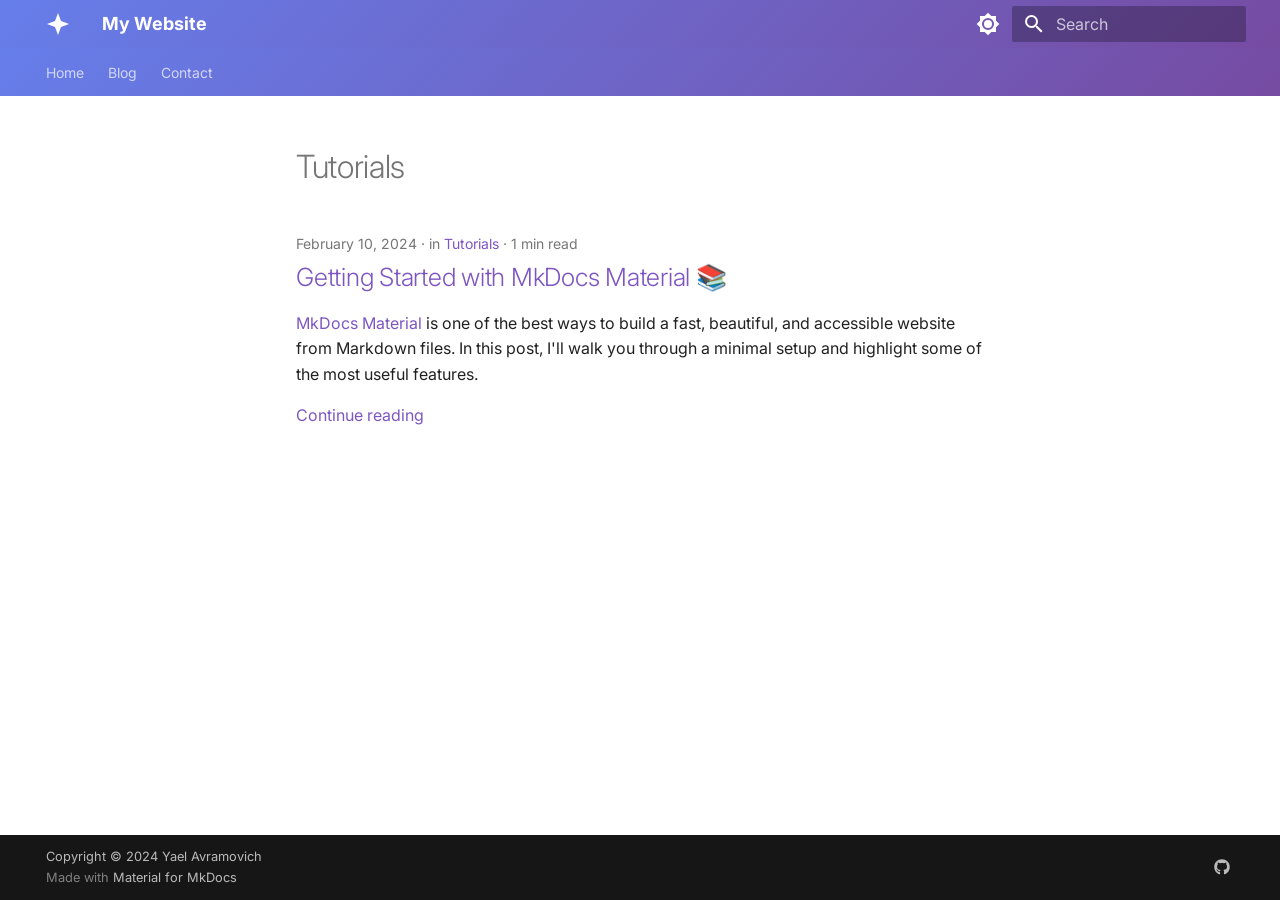
<file: blog/category/tutorials/index.html>
<!doctype html>
<html lang="en" class="no-js">
  <head>
    
      <meta charset="utf-8">
      <meta name="viewport" content="width=device-width,initial-scale=1">
      
        <meta name="description" content="A responsive, accessible website with a gradient theme built with MkDocs Material">
      
      
        <meta name="author" content="Yael Avramovich">
      
      
        <link rel="canonical" href="https://YaelAvramovich.github.io/WebSite2/blog/category/tutorials/">
      
      
      
      
        
      
      
      <link rel="icon" href="https://fonts.gstatic.com/s/i/materialiconsoutlined/star_rate/v10/24px.svg">
      <meta name="generator" content="mkdocs-1.6.1, mkdocs-material-9.7.3">
    
    
      
        <title>Tutorials - My Website</title>
      
    
    
      <link rel="stylesheet" href="../../../assets/stylesheets/main.484c7ddc.min.css">
      
        
        <link rel="stylesheet" href="../../../assets/stylesheets/palette.ab4e12ef.min.css">
      
      


    
    
      
    
    
      
        
        
        <link rel="preconnect" href="https://fonts.gstatic.com" crossorigin>
        <link rel="stylesheet" href="https://fonts.googleapis.com/css?family=Inter:300,300i,400,400i,700,700i%7CRoboto+Mono:400,400i,700,700i&display=fallback">
        <style>:root{--md-text-font:"Inter";--md-code-font:"Roboto Mono"}</style>
      
    
    
      <link rel="stylesheet" href="../../../stylesheets/extra.css">
    
    <script>__md_scope=new URL("../../..",location),__md_hash=e=>[...e].reduce(((e,_)=>(e<<5)-e+_.charCodeAt(0)),0),__md_get=(e,_=localStorage,t=__md_scope)=>JSON.parse(_.getItem(t.pathname+"."+e)),__md_set=(e,_,t=localStorage,a=__md_scope)=>{try{t.setItem(a.pathname+"."+e,JSON.stringify(_))}catch(e){}}</script>
    
      

    
    
  </head>
  
  
    
    
      
    
    
    
    
    <body dir="ltr" data-md-color-scheme="default" data-md-color-primary="deep-purple" data-md-color-accent="pink">
  
    
    <input class="md-toggle" data-md-toggle="drawer" type="checkbox" id="__drawer" autocomplete="off">
    <input class="md-toggle" data-md-toggle="search" type="checkbox" id="__search" autocomplete="off">
    <label class="md-overlay" for="__drawer"></label>
    <div data-md-component="skip">
      
        
        <a href="#tutorials" class="md-skip">
          Skip to content
        </a>
      
    </div>
    <div data-md-component="announce">
      
    </div>
    
    
      

<header class="md-header" data-md-component="header">
  <nav class="md-header__inner md-grid" aria-label="Header">
    <a href="../../.." title="My Website" class="md-header__button md-logo" aria-label="My Website" data-md-component="logo">
      
  
  <svg xmlns="http://www.w3.org/2000/svg" viewBox="0 0 24 24"><path d="M12 1 9 9l-8 3 8 3 3 8 3-8 8-3-8-3z"/></svg>

    </a>
    <label class="md-header__button md-icon" for="__drawer">
      
      <svg xmlns="http://www.w3.org/2000/svg" viewBox="0 0 24 24"><path d="M3 6h18v2H3zm0 5h18v2H3zm0 5h18v2H3z"/></svg>
    </label>
    <div class="md-header__title" data-md-component="header-title">
      <div class="md-header__ellipsis">
        <div class="md-header__topic">
          <span class="md-ellipsis">
            My Website
          </span>
        </div>
        <div class="md-header__topic" data-md-component="header-topic">
          <span class="md-ellipsis">
            
              Tutorials
            
          </span>
        </div>
      </div>
    </div>
    
      
        <form class="md-header__option" data-md-component="palette">
  
    
    
    
    <input class="md-option" data-md-color-media="(prefers-color-scheme: light)" data-md-color-scheme="default" data-md-color-primary="deep-purple" data-md-color-accent="pink"  aria-label="Switch to dark mode"  type="radio" name="__palette" id="__palette_0">
    
      <label class="md-header__button md-icon" title="Switch to dark mode" for="__palette_1" hidden>
        <svg xmlns="http://www.w3.org/2000/svg" viewBox="0 0 24 24"><path d="M12 8a4 4 0 0 0-4 4 4 4 0 0 0 4 4 4 4 0 0 0 4-4 4 4 0 0 0-4-4m0 10a6 6 0 0 1-6-6 6 6 0 0 1 6-6 6 6 0 0 1 6 6 6 6 0 0 1-6 6m8-9.31V4h-4.69L12 .69 8.69 4H4v4.69L.69 12 4 15.31V20h4.69L12 23.31 15.31 20H20v-4.69L23.31 12z"/></svg>
      </label>
    
  
    
    
    
    <input class="md-option" data-md-color-media="(prefers-color-scheme: dark)" data-md-color-scheme="slate" data-md-color-primary="deep-purple" data-md-color-accent="pink"  aria-label="Switch to light mode"  type="radio" name="__palette" id="__palette_1">
    
      <label class="md-header__button md-icon" title="Switch to light mode" for="__palette_0" hidden>
        <svg xmlns="http://www.w3.org/2000/svg" viewBox="0 0 24 24"><path d="M12 18c-.89 0-1.74-.2-2.5-.55C11.56 16.5 13 14.42 13 12s-1.44-4.5-3.5-5.45C10.26 6.2 11.11 6 12 6a6 6 0 0 1 6 6 6 6 0 0 1-6 6m8-9.31V4h-4.69L12 .69 8.69 4H4v4.69L.69 12 4 15.31V20h4.69L12 23.31 15.31 20H20v-4.69L23.31 12z"/></svg>
      </label>
    
  
</form>
      
    
    
      <script>var palette=__md_get("__palette");if(palette&&palette.color){if("(prefers-color-scheme)"===palette.color.media){var media=matchMedia("(prefers-color-scheme: light)"),input=document.querySelector(media.matches?"[data-md-color-media='(prefers-color-scheme: light)']":"[data-md-color-media='(prefers-color-scheme: dark)']");palette.color.media=input.getAttribute("data-md-color-media"),palette.color.scheme=input.getAttribute("data-md-color-scheme"),palette.color.primary=input.getAttribute("data-md-color-primary"),palette.color.accent=input.getAttribute("data-md-color-accent")}for(var[key,value]of Object.entries(palette.color))document.body.setAttribute("data-md-color-"+key,value)}</script>
    
    
    
      
      
        <label class="md-header__button md-icon" for="__search">
          
          <svg xmlns="http://www.w3.org/2000/svg" viewBox="0 0 24 24"><path d="M9.5 3A6.5 6.5 0 0 1 16 9.5c0 1.61-.59 3.09-1.56 4.23l.27.27h.79l5 5-1.5 1.5-5-5v-.79l-.27-.27A6.52 6.52 0 0 1 9.5 16 6.5 6.5 0 0 1 3 9.5 6.5 6.5 0 0 1 9.5 3m0 2C7 5 5 7 5 9.5S7 14 9.5 14 14 12 14 9.5 12 5 9.5 5"/></svg>
        </label>
        <div class="md-search" data-md-component="search" role="dialog">
  <label class="md-search__overlay" for="__search"></label>
  <div class="md-search__inner" role="search">
    <form class="md-search__form" name="search">
      <input type="text" class="md-search__input" name="query" aria-label="Search" placeholder="Search" autocapitalize="off" autocorrect="off" autocomplete="off" spellcheck="false" data-md-component="search-query" required>
      <label class="md-search__icon md-icon" for="__search">
        
        <svg xmlns="http://www.w3.org/2000/svg" viewBox="0 0 24 24"><path d="M9.5 3A6.5 6.5 0 0 1 16 9.5c0 1.61-.59 3.09-1.56 4.23l.27.27h.79l5 5-1.5 1.5-5-5v-.79l-.27-.27A6.52 6.52 0 0 1 9.5 16 6.5 6.5 0 0 1 3 9.5 6.5 6.5 0 0 1 9.5 3m0 2C7 5 5 7 5 9.5S7 14 9.5 14 14 12 14 9.5 12 5 9.5 5"/></svg>
        
        <svg xmlns="http://www.w3.org/2000/svg" viewBox="0 0 24 24"><path d="M20 11v2H8l5.5 5.5-1.42 1.42L4.16 12l7.92-7.92L13.5 5.5 8 11z"/></svg>
      </label>
      <nav class="md-search__options" aria-label="Search">
        
        <button type="reset" class="md-search__icon md-icon" title="Clear" aria-label="Clear" tabindex="-1">
          
          <svg xmlns="http://www.w3.org/2000/svg" viewBox="0 0 24 24"><path d="M19 6.41 17.59 5 12 10.59 6.41 5 5 6.41 10.59 12 5 17.59 6.41 19 12 13.41 17.59 19 19 17.59 13.41 12z"/></svg>
        </button>
      </nav>
      
        <div class="md-search__suggest" data-md-component="search-suggest"></div>
      
    </form>
    <div class="md-search__output">
      <div class="md-search__scrollwrap" tabindex="0" data-md-scrollfix>
        <div class="md-search-result" data-md-component="search-result">
          <div class="md-search-result__meta">
            Initializing search
          </div>
          <ol class="md-search-result__list" role="presentation"></ol>
        </div>
      </div>
    </div>
  </div>
</div>
      
    
    
  </nav>
  
</header>
    
    <div class="md-container" data-md-component="container">
      
      
        
          
            
<nav class="md-tabs" aria-label="Tabs" data-md-component="tabs">
  <div class="md-grid">
    <ul class="md-tabs__list">
      
        
  
  
  
  
    <li class="md-tabs__item">
      <a href="../../.." class="md-tabs__link">
        
  
  
    
  
  Home

      </a>
    </li>
  

      
        
  
  
  
  
    <li class="md-tabs__item">
      <a href="../../" class="md-tabs__link">
        
  
  
    
  
  Blog

      </a>
    </li>
  

      
        
  
  
  
  
    <li class="md-tabs__item">
      <a href="../../../contact/" class="md-tabs__link">
        
  
  
    
  
  Contact

      </a>
    </li>
  

      
    </ul>
  </div>
</nav>
          
        
      
      <main class="md-main" data-md-component="main">
        <div class="md-main__inner md-grid">
          
            
              
              <div class="md-sidebar md-sidebar--primary" data-md-component="sidebar" data-md-type="navigation" >
                <div class="md-sidebar__scrollwrap">
                  <div class="md-sidebar__inner">
                    


  


<nav class="md-nav md-nav--primary md-nav--lifted" aria-label="Navigation" data-md-level="0">
  <label class="md-nav__title" for="__drawer">
    <a href="../../.." title="My Website" class="md-nav__button md-logo" aria-label="My Website" data-md-component="logo">
      
  
  <svg xmlns="http://www.w3.org/2000/svg" viewBox="0 0 24 24"><path d="M12 1 9 9l-8 3 8 3 3 8 3-8 8-3-8-3z"/></svg>

    </a>
    My Website
  </label>
  
  <ul class="md-nav__list" data-md-scrollfix>
    
      
      
  
  
  
  
    <li class="md-nav__item">
      <a href="../../.." class="md-nav__link">
        
  
  
  <span class="md-ellipsis">
    
  
    Home
  

    
  </span>
  
  

      </a>
    </li>
  

    
      
      
  
  
  
    
  
  
    <li class="md-nav__item">
      <a href="../../" class="md-nav__link">
        
  
  
  <span class="md-ellipsis">
    
  
    Blog
  

    
  </span>
  
  

      </a>
    </li>
  

    
      
      
  
  
  
  
    <li class="md-nav__item">
      <a href="../../../contact/" class="md-nav__link">
        
  
  
  <span class="md-ellipsis">
    
  
    Contact
  

    
  </span>
  
  

      </a>
    </li>
  

    
  </ul>
</nav>
                  </div>
                </div>
              </div>
            
            
              
              <div class="md-sidebar md-sidebar--secondary" data-md-component="sidebar" data-md-type="toc" >
                <div class="md-sidebar__scrollwrap">
                  <div class="md-sidebar__inner">
                    

<nav class="md-nav md-nav--secondary" aria-label="Table of contents">
  
  
  
    
  
  
</nav>
                  </div>
                </div>
              </div>
            
          
          
  
  <div class="md-content" data-md-component="content">
    <div class="md-content__inner">
      <header class="md-typeset">
        <h1 id="tutorials">Tutorials<a class="headerlink" href="#tutorials" title="Permanent link">&para;</a></h1>
      </header>
      
        <article class="md-post md-post--excerpt">
  <header class="md-post__header">
    
    <div class="md-post__meta md-meta">
      <ul class="md-meta__list">
        <li class="md-meta__item">
          <time datetime="2024-02-10 00:00:00+00:00">February 10, 2024</time></li>
        
          <li class="md-meta__item">
            in
            
              <a href="./" class="md-meta__link">Tutorials</a></li>
        
        
          
          <li class="md-meta__item">
            
              1 min read
            
          </li>
        
        
      </ul>
      
    </div>
  </header>
  <div class="md-post__content md-typeset">
    <h2 id="getting-started-with-mkdocs-material"><a class="toclink" href="../../2024/02/10/getting-started-with-mkdocs-material/">Getting Started with MkDocs Material 📚</a></h2>
<p><a href="https://squidfunk.github.io/mkdocs-material/">MkDocs Material</a> is one of the best ways to
build a fast, beautiful, and accessible website from Markdown files. In this post, I'll walk
you through a minimal setup and highlight some of the most useful features.</p>

    
      <nav class="md-post__action">
        <a href="../../2024/02/10/getting-started-with-mkdocs-material/">
          Continue reading
        </a>
      </nav>
    
    
  </div>
</article>
      
      
        
          



<nav class="md-pagination">
  
</nav>
        
      
    </div>
  </div>

          
<script>var target=document.getElementById(location.hash.slice(1));target&&target.name&&(target.checked=target.name.startsWith("__tabbed_"))</script>
        </div>
        
          <button type="button" class="md-top md-icon" data-md-component="top" hidden>
  
  <svg xmlns="http://www.w3.org/2000/svg" viewBox="0 0 24 24"><path d="M13 20h-2V8l-5.5 5.5-1.42-1.42L12 4.16l7.92 7.92-1.42 1.42L13 8z"/></svg>
  Back to top
</button>
        
      </main>
      
        <footer class="md-footer">
  
  <div class="md-footer-meta md-typeset">
    <div class="md-footer-meta__inner md-grid">
      <div class="md-copyright">
  
    <div class="md-copyright__highlight">
      Copyright &copy; 2024 Yael Avramovich
    </div>
  
  
    Made with
    <a href="https://squidfunk.github.io/mkdocs-material/" target="_blank" rel="noopener">
      Material for MkDocs
    </a>
  
</div>
      
        
<div class="md-social">
  
    
    
    
    
    <a href="https://github.com/YaelAvramovich" target="_blank" rel="noopener" title="GitHub" class="md-social__link">
      <svg xmlns="http://www.w3.org/2000/svg" viewBox="0 0 512 512"><!--! Font Awesome Free 7.1.0 by @fontawesome - https://fontawesome.com License - https://fontawesome.com/license/free (Icons: CC BY 4.0, Fonts: SIL OFL 1.1, Code: MIT License) Copyright 2025 Fonticons, Inc.--><path d="M173.9 397.4c0 2-2.3 3.6-5.2 3.6-3.3.3-5.6-1.3-5.6-3.6 0-2 2.3-3.6 5.2-3.6 3-.3 5.6 1.3 5.6 3.6m-31.1-4.5c-.7 2 1.3 4.3 4.3 4.9 2.6 1 5.6 0 6.2-2s-1.3-4.3-4.3-5.2c-2.6-.7-5.5.3-6.2 2.3m44.2-1.7c-2.9.7-4.9 2.6-4.6 4.9.3 2 2.9 3.3 5.9 2.6 2.9-.7 4.9-2.6 4.6-4.6-.3-1.9-3-3.2-5.9-2.9M252.8 8C114.1 8 8 113.3 8 252c0 110.9 69.8 205.8 169.5 239.2 12.8 2.3 17.3-5.6 17.3-12.1 0-6.2-.3-40.4-.3-61.4 0 0-70 15-84.7-29.8 0 0-11.4-29.1-27.8-36.6 0 0-22.9-15.7 1.6-15.4 0 0 24.9 2 38.6 25.8 21.9 38.6 58.6 27.5 72.9 20.9 2.3-16 8.8-27.1 16-33.7-55.9-6.2-112.3-14.3-112.3-110.5 0-27.5 7.6-41.3 23.6-58.9-2.6-6.5-11.1-33.3 2.6-67.9 20.9-6.5 69 27 69 27 20-5.6 41.5-8.5 62.8-8.5s42.8 2.9 62.8 8.5c0 0 48.1-33.6 69-27 13.7 34.7 5.2 61.4 2.6 67.9 16 17.7 25.8 31.5 25.8 58.9 0 96.5-58.9 104.2-114.8 110.5 9.2 7.9 17 22.9 17 46.4 0 33.7-.3 75.4-.3 83.6 0 6.5 4.6 14.4 17.3 12.1C436.2 457.8 504 362.9 504 252 504 113.3 391.5 8 252.8 8M105.2 352.9c-1.3 1-1 3.3.7 5.2 1.6 1.6 3.9 2.3 5.2 1 1.3-1 1-3.3-.7-5.2-1.6-1.6-3.9-2.3-5.2-1m-10.8-8.1c-.7 1.3.3 2.9 2.3 3.9 1.6 1 3.6.7 4.3-.7.7-1.3-.3-2.9-2.3-3.9-2-.6-3.6-.3-4.3.7m32.4 35.6c-1.6 1.3-1 4.3 1.3 6.2 2.3 2.3 5.2 2.6 6.5 1 1.3-1.3.7-4.3-1.3-6.2-2.2-2.3-5.2-2.6-6.5-1m-11.4-14.7c-1.6 1-1.6 3.6 0 5.9s4.3 3.3 5.6 2.3c1.6-1.3 1.6-3.9 0-6.2-1.4-2.3-4-3.3-5.6-2"/></svg>
    </a>
  
</div>
      
    </div>
  </div>
</footer>
      
    </div>
    <div class="md-dialog" data-md-component="dialog">
      <div class="md-dialog__inner md-typeset"></div>
    </div>
    
    
    
      
      
      <script id="__config" type="application/json">{"annotate": null, "base": "../../..", "features": ["navigation.instant", "navigation.tracking", "navigation.top", "navigation.tabs", "search.suggest", "search.highlight", "content.code.copy"], "search": "../../../assets/javascripts/workers/search.2c215733.min.js", "tags": null, "translations": {"clipboard.copied": "Copied to clipboard", "clipboard.copy": "Copy to clipboard", "search.result.more.one": "1 more on this page", "search.result.more.other": "# more on this page", "search.result.none": "No matching documents", "search.result.one": "1 matching document", "search.result.other": "# matching documents", "search.result.placeholder": "Type to start searching", "search.result.term.missing": "Missing", "select.version": "Select version"}, "version": null}</script>
    
    
      <script src="../../../assets/javascripts/bundle.79ae519e.min.js"></script>
      
    
  </body>
</html>
</file>
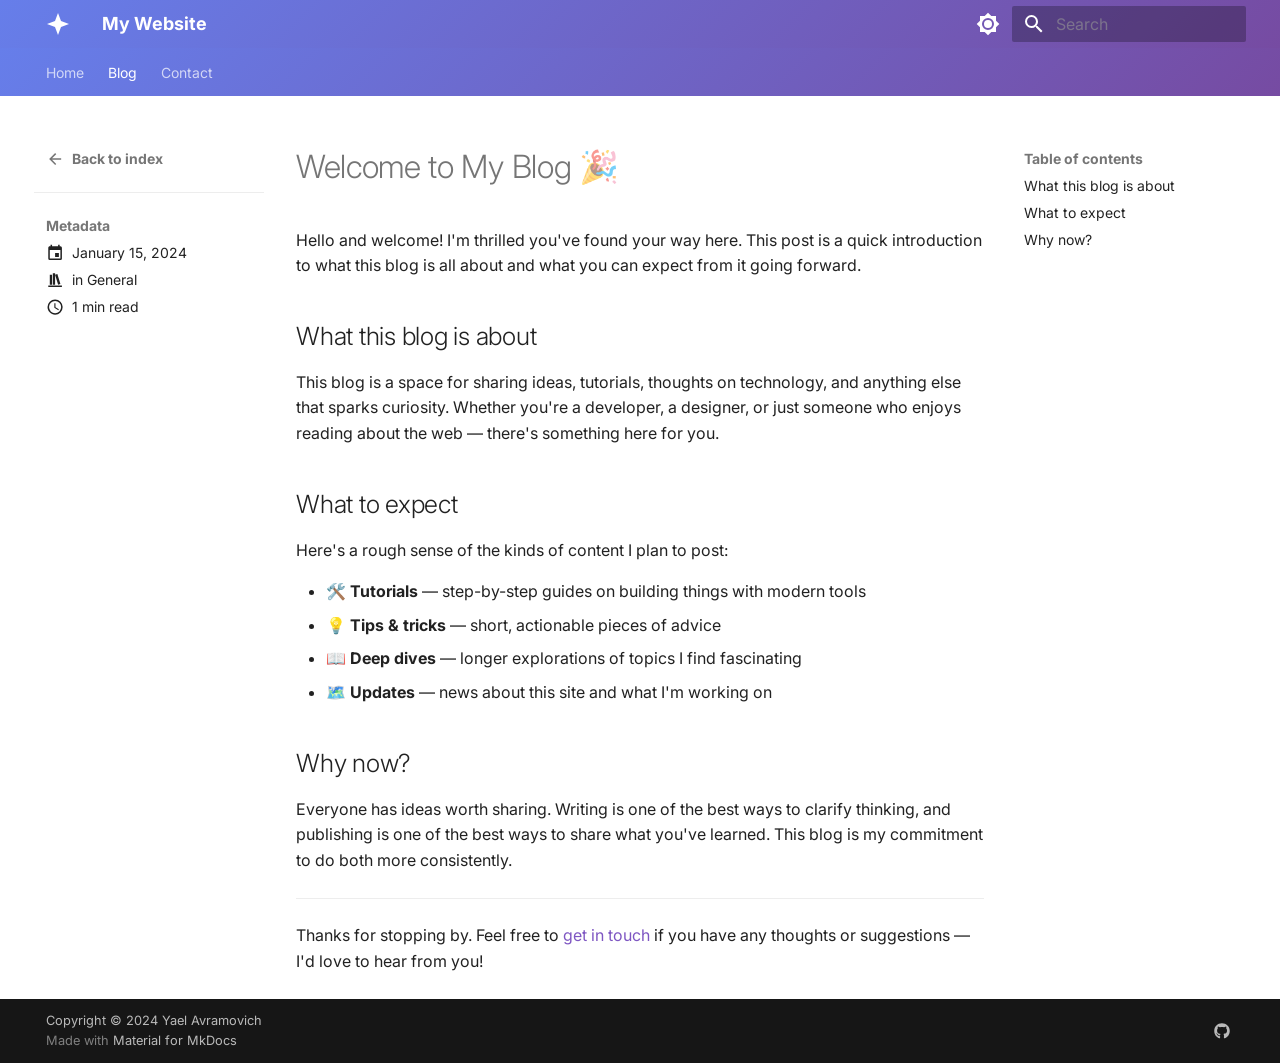
<file: blog/2024/01/15/welcome-to-my-blog/index.html>
<!doctype html>
<html lang="en" class="no-js">
  <head>
    
      <meta charset="utf-8">
      <meta name="viewport" content="width=device-width,initial-scale=1">
      
        <meta name="description" content="An introduction to this blog — what it's about, what to expect, and why it exists.">
      
      
        <meta name="author" content="Yael Avramovich">
      
      
        <link rel="canonical" href="https://YaelAvramovich.github.io/WebSite2/blog/2024/01/15/welcome-to-my-blog/">
      
      
      
        <link rel="next" href="../../../02/10/getting-started-with-mkdocs-material/">
      
      
        
      
      
      <link rel="icon" href="https://fonts.gstatic.com/s/i/materialiconsoutlined/star_rate/v10/24px.svg">
      <meta name="generator" content="mkdocs-1.6.1, mkdocs-material-9.7.3">
    
    
      
        <title>Welcome to My Blog - My Website</title>
      
    
    
      <link rel="stylesheet" href="../../../../../assets/stylesheets/main.484c7ddc.min.css">
      
        
        <link rel="stylesheet" href="../../../../../assets/stylesheets/palette.ab4e12ef.min.css">
      
      


    
    
      
    
    
      
        
        
        <link rel="preconnect" href="https://fonts.gstatic.com" crossorigin>
        <link rel="stylesheet" href="https://fonts.googleapis.com/css?family=Inter:300,300i,400,400i,700,700i%7CRoboto+Mono:400,400i,700,700i&display=fallback">
        <style>:root{--md-text-font:"Inter";--md-code-font:"Roboto Mono"}</style>
      
    
    
      <link rel="stylesheet" href="../../../../../stylesheets/extra.css">
    
    <script>__md_scope=new URL("../../../../..",location),__md_hash=e=>[...e].reduce(((e,_)=>(e<<5)-e+_.charCodeAt(0)),0),__md_get=(e,_=localStorage,t=__md_scope)=>JSON.parse(_.getItem(t.pathname+"."+e)),__md_set=(e,_,t=localStorage,a=__md_scope)=>{try{t.setItem(a.pathname+"."+e,JSON.stringify(_))}catch(e){}}</script>
    
      

    
    
  </head>
  
  
    
    
      
    
    
    
    
    <body dir="ltr" data-md-color-scheme="default" data-md-color-primary="deep-purple" data-md-color-accent="pink">
  
    
    <input class="md-toggle" data-md-toggle="drawer" type="checkbox" id="__drawer" autocomplete="off">
    <input class="md-toggle" data-md-toggle="search" type="checkbox" id="__search" autocomplete="off">
    <label class="md-overlay" for="__drawer"></label>
    <div data-md-component="skip">
      
        
        <a href="#welcome-to-my-blog" class="md-skip">
          Skip to content
        </a>
      
    </div>
    <div data-md-component="announce">
      
    </div>
    
    
      

<header class="md-header" data-md-component="header">
  <nav class="md-header__inner md-grid" aria-label="Header">
    <a href="../../../../.." title="My Website" class="md-header__button md-logo" aria-label="My Website" data-md-component="logo">
      
  
  <svg xmlns="http://www.w3.org/2000/svg" viewBox="0 0 24 24"><path d="M12 1 9 9l-8 3 8 3 3 8 3-8 8-3-8-3z"/></svg>

    </a>
    <label class="md-header__button md-icon" for="__drawer">
      
      <svg xmlns="http://www.w3.org/2000/svg" viewBox="0 0 24 24"><path d="M3 6h18v2H3zm0 5h18v2H3zm0 5h18v2H3z"/></svg>
    </label>
    <div class="md-header__title" data-md-component="header-title">
      <div class="md-header__ellipsis">
        <div class="md-header__topic">
          <span class="md-ellipsis">
            My Website
          </span>
        </div>
        <div class="md-header__topic" data-md-component="header-topic">
          <span class="md-ellipsis">
            
              Welcome to My Blog
            
          </span>
        </div>
      </div>
    </div>
    
      
        <form class="md-header__option" data-md-component="palette">
  
    
    
    
    <input class="md-option" data-md-color-media="(prefers-color-scheme: light)" data-md-color-scheme="default" data-md-color-primary="deep-purple" data-md-color-accent="pink"  aria-label="Switch to dark mode"  type="radio" name="__palette" id="__palette_0">
    
      <label class="md-header__button md-icon" title="Switch to dark mode" for="__palette_1" hidden>
        <svg xmlns="http://www.w3.org/2000/svg" viewBox="0 0 24 24"><path d="M12 8a4 4 0 0 0-4 4 4 4 0 0 0 4 4 4 4 0 0 0 4-4 4 4 0 0 0-4-4m0 10a6 6 0 0 1-6-6 6 6 0 0 1 6-6 6 6 0 0 1 6 6 6 6 0 0 1-6 6m8-9.31V4h-4.69L12 .69 8.69 4H4v4.69L.69 12 4 15.31V20h4.69L12 23.31 15.31 20H20v-4.69L23.31 12z"/></svg>
      </label>
    
  
    
    
    
    <input class="md-option" data-md-color-media="(prefers-color-scheme: dark)" data-md-color-scheme="slate" data-md-color-primary="deep-purple" data-md-color-accent="pink"  aria-label="Switch to light mode"  type="radio" name="__palette" id="__palette_1">
    
      <label class="md-header__button md-icon" title="Switch to light mode" for="__palette_0" hidden>
        <svg xmlns="http://www.w3.org/2000/svg" viewBox="0 0 24 24"><path d="M12 18c-.89 0-1.74-.2-2.5-.55C11.56 16.5 13 14.42 13 12s-1.44-4.5-3.5-5.45C10.26 6.2 11.11 6 12 6a6 6 0 0 1 6 6 6 6 0 0 1-6 6m8-9.31V4h-4.69L12 .69 8.69 4H4v4.69L.69 12 4 15.31V20h4.69L12 23.31 15.31 20H20v-4.69L23.31 12z"/></svg>
      </label>
    
  
</form>
      
    
    
      <script>var palette=__md_get("__palette");if(palette&&palette.color){if("(prefers-color-scheme)"===palette.color.media){var media=matchMedia("(prefers-color-scheme: light)"),input=document.querySelector(media.matches?"[data-md-color-media='(prefers-color-scheme: light)']":"[data-md-color-media='(prefers-color-scheme: dark)']");palette.color.media=input.getAttribute("data-md-color-media"),palette.color.scheme=input.getAttribute("data-md-color-scheme"),palette.color.primary=input.getAttribute("data-md-color-primary"),palette.color.accent=input.getAttribute("data-md-color-accent")}for(var[key,value]of Object.entries(palette.color))document.body.setAttribute("data-md-color-"+key,value)}</script>
    
    
    
      
      
        <label class="md-header__button md-icon" for="__search">
          
          <svg xmlns="http://www.w3.org/2000/svg" viewBox="0 0 24 24"><path d="M9.5 3A6.5 6.5 0 0 1 16 9.5c0 1.61-.59 3.09-1.56 4.23l.27.27h.79l5 5-1.5 1.5-5-5v-.79l-.27-.27A6.52 6.52 0 0 1 9.5 16 6.5 6.5 0 0 1 3 9.5 6.5 6.5 0 0 1 9.5 3m0 2C7 5 5 7 5 9.5S7 14 9.5 14 14 12 14 9.5 12 5 9.5 5"/></svg>
        </label>
        <div class="md-search" data-md-component="search" role="dialog">
  <label class="md-search__overlay" for="__search"></label>
  <div class="md-search__inner" role="search">
    <form class="md-search__form" name="search">
      <input type="text" class="md-search__input" name="query" aria-label="Search" placeholder="Search" autocapitalize="off" autocorrect="off" autocomplete="off" spellcheck="false" data-md-component="search-query" required>
      <label class="md-search__icon md-icon" for="__search">
        
        <svg xmlns="http://www.w3.org/2000/svg" viewBox="0 0 24 24"><path d="M9.5 3A6.5 6.5 0 0 1 16 9.5c0 1.61-.59 3.09-1.56 4.23l.27.27h.79l5 5-1.5 1.5-5-5v-.79l-.27-.27A6.52 6.52 0 0 1 9.5 16 6.5 6.5 0 0 1 3 9.5 6.5 6.5 0 0 1 9.5 3m0 2C7 5 5 7 5 9.5S7 14 9.5 14 14 12 14 9.5 12 5 9.5 5"/></svg>
        
        <svg xmlns="http://www.w3.org/2000/svg" viewBox="0 0 24 24"><path d="M20 11v2H8l5.5 5.5-1.42 1.42L4.16 12l7.92-7.92L13.5 5.5 8 11z"/></svg>
      </label>
      <nav class="md-search__options" aria-label="Search">
        
        <button type="reset" class="md-search__icon md-icon" title="Clear" aria-label="Clear" tabindex="-1">
          
          <svg xmlns="http://www.w3.org/2000/svg" viewBox="0 0 24 24"><path d="M19 6.41 17.59 5 12 10.59 6.41 5 5 6.41 10.59 12 5 17.59 6.41 19 12 13.41 17.59 19 19 17.59 13.41 12z"/></svg>
        </button>
      </nav>
      
        <div class="md-search__suggest" data-md-component="search-suggest"></div>
      
    </form>
    <div class="md-search__output">
      <div class="md-search__scrollwrap" tabindex="0" data-md-scrollfix>
        <div class="md-search-result" data-md-component="search-result">
          <div class="md-search-result__meta">
            Initializing search
          </div>
          <ol class="md-search-result__list" role="presentation"></ol>
        </div>
      </div>
    </div>
  </div>
</div>
      
    
    
  </nav>
  
</header>
    
    <div class="md-container" data-md-component="container">
      
      
        
          
            
<nav class="md-tabs" aria-label="Tabs" data-md-component="tabs">
  <div class="md-grid">
    <ul class="md-tabs__list">
      
        
  
  
  
  
    <li class="md-tabs__item">
      <a href="../../../../.." class="md-tabs__link">
        
  
  
    
  
  Home

      </a>
    </li>
  

      
        
  
  
  
    
  
  
    <li class="md-tabs__item md-tabs__item--active">
      <a href="../../../../" class="md-tabs__link">
        
  
  
    
  
  Blog

      </a>
    </li>
  

      
        
  
  
  
  
    <li class="md-tabs__item">
      <a href="../../../../../contact/" class="md-tabs__link">
        
  
  
    
  
  Contact

      </a>
    </li>
  

      
    </ul>
  </div>
</nav>
          
        
      
      <main class="md-main" data-md-component="main">
        <div class="md-main__inner md-grid">
          
            
              
                
              
              <div class="md-sidebar md-sidebar--primary" data-md-component="sidebar" data-md-type="navigation" hidden>
                <div class="md-sidebar__scrollwrap">
                  <div class="md-sidebar__inner">
                    


  


<nav class="md-nav md-nav--primary md-nav--lifted" aria-label="Navigation" data-md-level="0">
  <label class="md-nav__title" for="__drawer">
    <a href="../../../../.." title="My Website" class="md-nav__button md-logo" aria-label="My Website" data-md-component="logo">
      
  
  <svg xmlns="http://www.w3.org/2000/svg" viewBox="0 0 24 24"><path d="M12 1 9 9l-8 3 8 3 3 8 3-8 8-3-8-3z"/></svg>

    </a>
    My Website
  </label>
  
  <ul class="md-nav__list" data-md-scrollfix>
    
      
      
  
  
  
  
    <li class="md-nav__item">
      <a href="../../../../.." class="md-nav__link">
        
  
  
  <span class="md-ellipsis">
    
  
    Home
  

    
  </span>
  
  

      </a>
    </li>
  

    
      
      
  
  
    
  
  
    
  
  
    <li class="md-nav__item md-nav__item--active">
      <a href="../../../../" class="md-nav__link">
        
  
  
  <span class="md-ellipsis">
    
  
    Blog
  

    
  </span>
  
  

      </a>
    </li>
  

    
      
      
  
  
  
  
    <li class="md-nav__item">
      <a href="../../../../../contact/" class="md-nav__link">
        
  
  
  <span class="md-ellipsis">
    
  
    Contact
  

    
  </span>
  
  

      </a>
    </li>
  

    
  </ul>
</nav>
                  </div>
                </div>
              </div>
            
            
              
                
              
              <div class="md-sidebar md-sidebar--secondary" data-md-component="sidebar" data-md-type="toc" >
                <div class="md-sidebar__scrollwrap">
                  <div class="md-sidebar__inner">
                    

<nav class="md-nav md-nav--secondary" aria-label="Table of contents">
  
  
  
    
  
  
    <label class="md-nav__title" for="__toc">
      <span class="md-nav__icon md-icon"></span>
      Table of contents
    </label>
    <ul class="md-nav__list" data-md-component="toc" data-md-scrollfix>
      
        <li class="md-nav__item">
  <a href="#what-this-blog-is-about" class="md-nav__link">
    <span class="md-ellipsis">
      
        What this blog is about
      
    </span>
  </a>
  
</li>
      
        <li class="md-nav__item">
  <a href="#what-to-expect" class="md-nav__link">
    <span class="md-ellipsis">
      
        What to expect
      
    </span>
  </a>
  
</li>
      
        <li class="md-nav__item">
  <a href="#why-now" class="md-nav__link">
    <span class="md-ellipsis">
      
        Why now?
      
    </span>
  </a>
  
</li>
      
    </ul>
  
</nav>
                  </div>
                </div>
              </div>
            
          
          
  <div class="md-content md-content--post" data-md-component="content">
    <div class="md-sidebar md-sidebar--post" data-md-component="sidebar" data-md-type="navigation">
      <div class="md-sidebar__scrollwrap">
        <div class="md-sidebar__inner md-post">
          <nav class="md-nav md-nav--primary">
            <div class="md-post__back">
              <div class="md-nav__title md-nav__container">
                <a href="../../../../" class="md-nav__link">
                  <svg xmlns="http://www.w3.org/2000/svg" viewBox="0 0 24 24"><path d="M20 11v2H8l5.5 5.5-1.42 1.42L4.16 12l7.92-7.92L13.5 5.5 8 11z"/></svg>
                  <span class="md-ellipsis">
                    Back to index
                  </span>
                </a>
              </div>
            </div>
            
            <ul class="md-post__meta md-nav__list">
              <li class="md-nav__item md-nav__item--section">
                <div class="md-post__title">
                  <span class="md-ellipsis">
                    Metadata
                  </span>
                </div>
                <nav class="md-nav">
                  <ul class="md-nav__list">
                    <li class="md-nav__item">
                      <div class="md-nav__link">
                        <svg xmlns="http://www.w3.org/2000/svg" viewBox="0 0 24 24"><path d="M19 19H5V8h14m-3-7v2H8V1H6v2H5c-1.11 0-2 .89-2 2v14a2 2 0 0 0 2 2h14a2 2 0 0 0 2-2V5a2 2 0 0 0-2-2h-1V1m-1 11h-5v5h5z"/></svg>
                        <time datetime="2024-01-15 00:00:00+00:00" class="md-ellipsis">January 15, 2024</time>
                      </div>
                    </li>
                    
                    
                      <li class="md-nav__item">
                        <div class="md-nav__link">
                          <svg xmlns="http://www.w3.org/2000/svg" viewBox="0 0 24 24"><path d="M9 3v15h3V3zm3 2 4 13 3-1-4-13zM5 5v13h3V5zM3 19v2h18v-2z"/></svg>
                          <span class="md-ellipsis">
                            in
                            
                              <a href="../../../../category/general/">General</a></span>
                        </div>
                      </li>
                    
                    
                      
                      <li class="md-nav__item">
                        <div class="md-nav__link">
                          <svg xmlns="http://www.w3.org/2000/svg" viewBox="0 0 24 24"><path d="M12 20a8 8 0 0 0 8-8 8 8 0 0 0-8-8 8 8 0 0 0-8 8 8 8 0 0 0 8 8m0-18a10 10 0 0 1 10 10 10 10 0 0 1-10 10C6.47 22 2 17.5 2 12A10 10 0 0 1 12 2m.5 5v5.25l4.5 2.67-.75 1.23L11 13V7z"/></svg>
                          <span class="md-ellipsis">
                            
                              1 min read
                            
                          </span>
                        </div>
                      </li>
                    
                  </ul>
                </nav>
              </li>
            </ul>
            
          </nav>
          
        </div>
      </div>
    </div>
    <article class="md-content__inner md-typeset">
      
        
  




<h1 id="welcome-to-my-blog">Welcome to My Blog 🎉<a class="headerlink" href="#welcome-to-my-blog" title="Permanent link">&para;</a></h1>
<p>Hello and welcome! I'm thrilled you've found your way here. This post is a quick introduction
to what this blog is all about and what you can expect from it going forward.</p>
<!-- more -->

<h2 id="what-this-blog-is-about">What this blog is about<a class="headerlink" href="#what-this-blog-is-about" title="Permanent link">&para;</a></h2>
<p>This blog is a space for sharing ideas, tutorials, thoughts on technology, and anything else
that sparks curiosity. Whether you're a developer, a designer, or just someone who enjoys
reading about the web — there's something here for you.</p>
<h2 id="what-to-expect">What to expect<a class="headerlink" href="#what-to-expect" title="Permanent link">&para;</a></h2>
<p>Here's a rough sense of the kinds of content I plan to post:</p>
<ul>
<li>🛠️ <strong>Tutorials</strong> — step-by-step guides on building things with modern tools</li>
<li>💡 <strong>Tips &amp; tricks</strong> — short, actionable pieces of advice</li>
<li>📖 <strong>Deep dives</strong> — longer explorations of topics I find fascinating</li>
<li>🗺️ <strong>Updates</strong> — news about this site and what I'm working on</li>
</ul>
<h2 id="why-now">Why now?<a class="headerlink" href="#why-now" title="Permanent link">&para;</a></h2>
<p>Everyone has ideas worth sharing. Writing is one of the best ways to clarify thinking,
and publishing is one of the best ways to share what you've learned.
This blog is my commitment to do both more consistently.</p>
<hr />
<p>Thanks for stopping by. Feel free to <a href="../../../../../contact/">get in touch</a> if you have
any thoughts or suggestions — I'd love to hear from you!</p>







  
  




  



      
    </article>
  </div>

          
<script>var target=document.getElementById(location.hash.slice(1));target&&target.name&&(target.checked=target.name.startsWith("__tabbed_"))</script>
        </div>
        
          <button type="button" class="md-top md-icon" data-md-component="top" hidden>
  
  <svg xmlns="http://www.w3.org/2000/svg" viewBox="0 0 24 24"><path d="M13 20h-2V8l-5.5 5.5-1.42-1.42L12 4.16l7.92 7.92-1.42 1.42L13 8z"/></svg>
  Back to top
</button>
        
      </main>
      
        <footer class="md-footer">
  
  <div class="md-footer-meta md-typeset">
    <div class="md-footer-meta__inner md-grid">
      <div class="md-copyright">
  
    <div class="md-copyright__highlight">
      Copyright &copy; 2024 Yael Avramovich
    </div>
  
  
    Made with
    <a href="https://squidfunk.github.io/mkdocs-material/" target="_blank" rel="noopener">
      Material for MkDocs
    </a>
  
</div>
      
        
<div class="md-social">
  
    
    
    
    
    <a href="https://github.com/YaelAvramovich" target="_blank" rel="noopener" title="GitHub" class="md-social__link">
      <svg xmlns="http://www.w3.org/2000/svg" viewBox="0 0 512 512"><!--! Font Awesome Free 7.1.0 by @fontawesome - https://fontawesome.com License - https://fontawesome.com/license/free (Icons: CC BY 4.0, Fonts: SIL OFL 1.1, Code: MIT License) Copyright 2025 Fonticons, Inc.--><path d="M173.9 397.4c0 2-2.3 3.6-5.2 3.6-3.3.3-5.6-1.3-5.6-3.6 0-2 2.3-3.6 5.2-3.6 3-.3 5.6 1.3 5.6 3.6m-31.1-4.5c-.7 2 1.3 4.3 4.3 4.9 2.6 1 5.6 0 6.2-2s-1.3-4.3-4.3-5.2c-2.6-.7-5.5.3-6.2 2.3m44.2-1.7c-2.9.7-4.9 2.6-4.6 4.9.3 2 2.9 3.3 5.9 2.6 2.9-.7 4.9-2.6 4.6-4.6-.3-1.9-3-3.2-5.9-2.9M252.8 8C114.1 8 8 113.3 8 252c0 110.9 69.8 205.8 169.5 239.2 12.8 2.3 17.3-5.6 17.3-12.1 0-6.2-.3-40.4-.3-61.4 0 0-70 15-84.7-29.8 0 0-11.4-29.1-27.8-36.6 0 0-22.9-15.7 1.6-15.4 0 0 24.9 2 38.6 25.8 21.9 38.6 58.6 27.5 72.9 20.9 2.3-16 8.8-27.1 16-33.7-55.9-6.2-112.3-14.3-112.3-110.5 0-27.5 7.6-41.3 23.6-58.9-2.6-6.5-11.1-33.3 2.6-67.9 20.9-6.5 69 27 69 27 20-5.6 41.5-8.5 62.8-8.5s42.8 2.9 62.8 8.5c0 0 48.1-33.6 69-27 13.7 34.7 5.2 61.4 2.6 67.9 16 17.7 25.8 31.5 25.8 58.9 0 96.5-58.9 104.2-114.8 110.5 9.2 7.9 17 22.9 17 46.4 0 33.7-.3 75.4-.3 83.6 0 6.5 4.6 14.4 17.3 12.1C436.2 457.8 504 362.9 504 252 504 113.3 391.5 8 252.8 8M105.2 352.9c-1.3 1-1 3.3.7 5.2 1.6 1.6 3.9 2.3 5.2 1 1.3-1 1-3.3-.7-5.2-1.6-1.6-3.9-2.3-5.2-1m-10.8-8.1c-.7 1.3.3 2.9 2.3 3.9 1.6 1 3.6.7 4.3-.7.7-1.3-.3-2.9-2.3-3.9-2-.6-3.6-.3-4.3.7m32.4 35.6c-1.6 1.3-1 4.3 1.3 6.2 2.3 2.3 5.2 2.6 6.5 1 1.3-1.3.7-4.3-1.3-6.2-2.2-2.3-5.2-2.6-6.5-1m-11.4-14.7c-1.6 1-1.6 3.6 0 5.9s4.3 3.3 5.6 2.3c1.6-1.3 1.6-3.9 0-6.2-1.4-2.3-4-3.3-5.6-2"/></svg>
    </a>
  
</div>
      
    </div>
  </div>
</footer>
      
    </div>
    <div class="md-dialog" data-md-component="dialog">
      <div class="md-dialog__inner md-typeset"></div>
    </div>
    
    
    
      
      
      <script id="__config" type="application/json">{"annotate": null, "base": "../../../../..", "features": ["navigation.instant", "navigation.tracking", "navigation.top", "navigation.tabs", "search.suggest", "search.highlight", "content.code.copy"], "search": "../../../../../assets/javascripts/workers/search.2c215733.min.js", "tags": null, "translations": {"clipboard.copied": "Copied to clipboard", "clipboard.copy": "Copy to clipboard", "search.result.more.one": "1 more on this page", "search.result.more.other": "# more on this page", "search.result.none": "No matching documents", "search.result.one": "1 matching document", "search.result.other": "# matching documents", "search.result.placeholder": "Type to start searching", "search.result.term.missing": "Missing", "select.version": "Select version"}, "version": null}</script>
    
    
      <script src="../../../../../assets/javascripts/bundle.79ae519e.min.js"></script>
      
    
  </body>
</html>
</file>
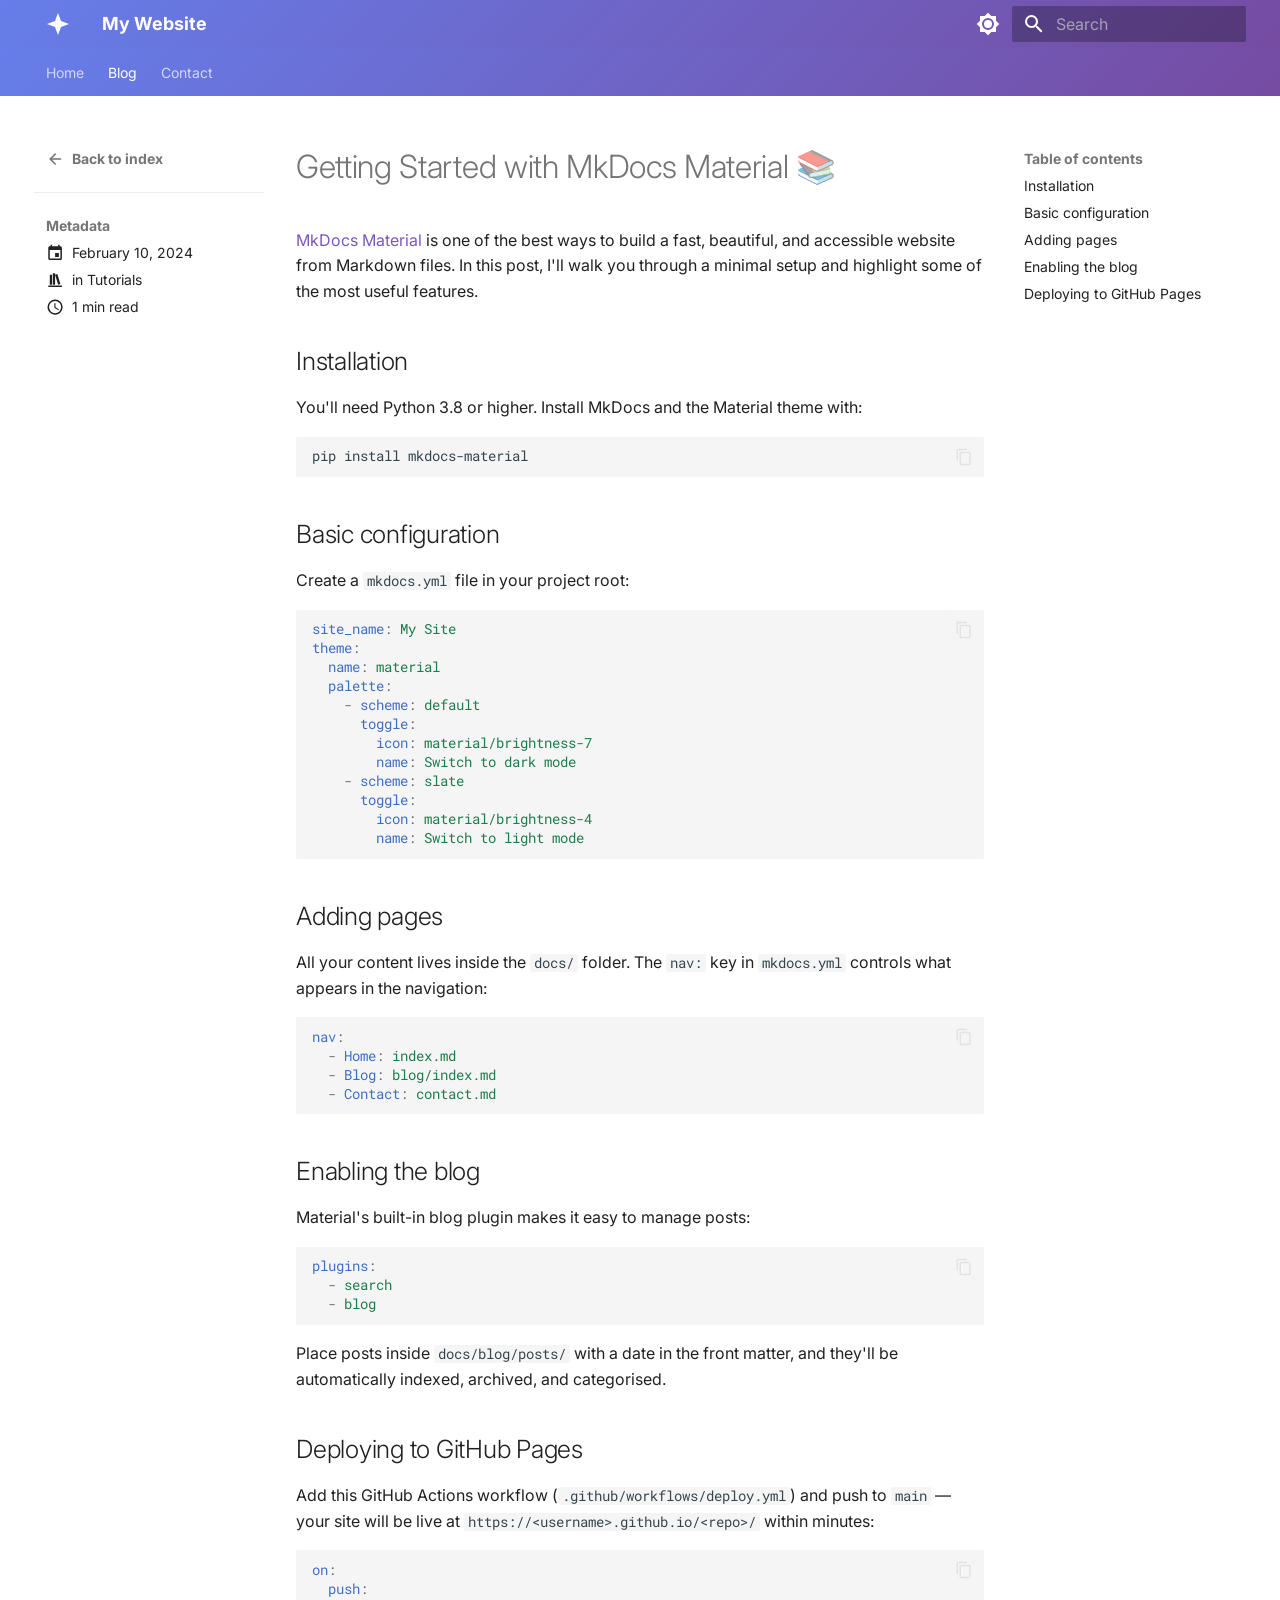
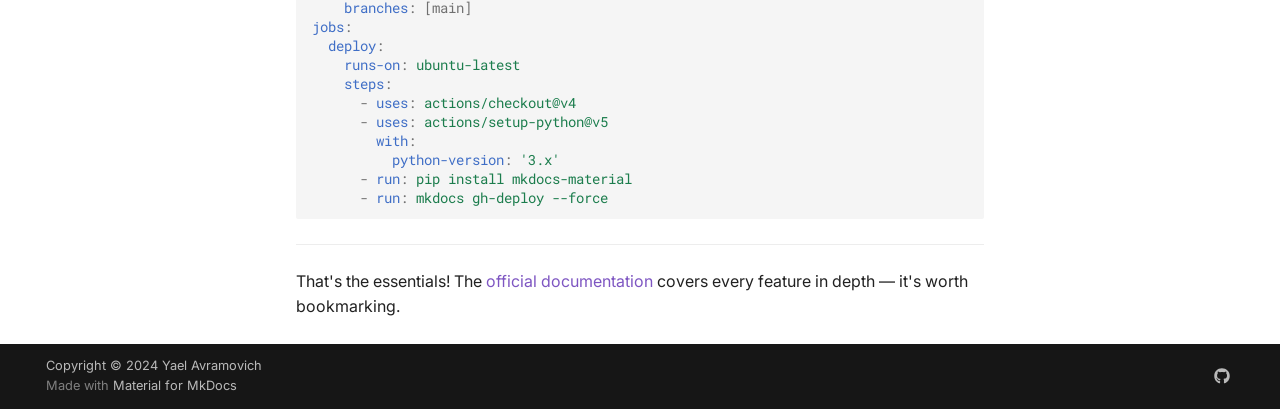
<file: blog/2024/02/10/getting-started-with-mkdocs-material/index.html>
<!doctype html>
<html lang="en" class="no-js">
  <head>
    
      <meta charset="utf-8">
      <meta name="viewport" content="width=device-width,initial-scale=1">
      
        <meta name="description" content="Learn how to set up a beautiful, feature-rich documentation site using MkDocs and the Material theme.">
      
      
        <meta name="author" content="Yael Avramovich">
      
      
        <link rel="canonical" href="https://YaelAvramovich.github.io/WebSite2/blog/2024/02/10/getting-started-with-mkdocs-material/">
      
      
        <link rel="prev" href="../../../01/15/welcome-to-my-blog/">
      
      
      
        
      
      
      <link rel="icon" href="https://fonts.gstatic.com/s/i/materialiconsoutlined/star_rate/v10/24px.svg">
      <meta name="generator" content="mkdocs-1.6.1, mkdocs-material-9.7.3">
    
    
      
        <title>Getting Started with MkDocs Material - My Website</title>
      
    
    
      <link rel="stylesheet" href="../../../../../assets/stylesheets/main.484c7ddc.min.css">
      
        
        <link rel="stylesheet" href="../../../../../assets/stylesheets/palette.ab4e12ef.min.css">
      
      


    
    
      
    
    
      
        
        
        <link rel="preconnect" href="https://fonts.gstatic.com" crossorigin>
        <link rel="stylesheet" href="https://fonts.googleapis.com/css?family=Inter:300,300i,400,400i,700,700i%7CRoboto+Mono:400,400i,700,700i&display=fallback">
        <style>:root{--md-text-font:"Inter";--md-code-font:"Roboto Mono"}</style>
      
    
    
      <link rel="stylesheet" href="../../../../../stylesheets/extra.css">
    
    <script>__md_scope=new URL("../../../../..",location),__md_hash=e=>[...e].reduce(((e,_)=>(e<<5)-e+_.charCodeAt(0)),0),__md_get=(e,_=localStorage,t=__md_scope)=>JSON.parse(_.getItem(t.pathname+"."+e)),__md_set=(e,_,t=localStorage,a=__md_scope)=>{try{t.setItem(a.pathname+"."+e,JSON.stringify(_))}catch(e){}}</script>
    
      

    
    
  </head>
  
  
    
    
      
    
    
    
    
    <body dir="ltr" data-md-color-scheme="default" data-md-color-primary="deep-purple" data-md-color-accent="pink">
  
    
    <input class="md-toggle" data-md-toggle="drawer" type="checkbox" id="__drawer" autocomplete="off">
    <input class="md-toggle" data-md-toggle="search" type="checkbox" id="__search" autocomplete="off">
    <label class="md-overlay" for="__drawer"></label>
    <div data-md-component="skip">
      
        
        <a href="#getting-started-with-mkdocs-material" class="md-skip">
          Skip to content
        </a>
      
    </div>
    <div data-md-component="announce">
      
    </div>
    
    
      

<header class="md-header" data-md-component="header">
  <nav class="md-header__inner md-grid" aria-label="Header">
    <a href="../../../../.." title="My Website" class="md-header__button md-logo" aria-label="My Website" data-md-component="logo">
      
  
  <svg xmlns="http://www.w3.org/2000/svg" viewBox="0 0 24 24"><path d="M12 1 9 9l-8 3 8 3 3 8 3-8 8-3-8-3z"/></svg>

    </a>
    <label class="md-header__button md-icon" for="__drawer">
      
      <svg xmlns="http://www.w3.org/2000/svg" viewBox="0 0 24 24"><path d="M3 6h18v2H3zm0 5h18v2H3zm0 5h18v2H3z"/></svg>
    </label>
    <div class="md-header__title" data-md-component="header-title">
      <div class="md-header__ellipsis">
        <div class="md-header__topic">
          <span class="md-ellipsis">
            My Website
          </span>
        </div>
        <div class="md-header__topic" data-md-component="header-topic">
          <span class="md-ellipsis">
            
              Getting Started with MkDocs Material
            
          </span>
        </div>
      </div>
    </div>
    
      
        <form class="md-header__option" data-md-component="palette">
  
    
    
    
    <input class="md-option" data-md-color-media="(prefers-color-scheme: light)" data-md-color-scheme="default" data-md-color-primary="deep-purple" data-md-color-accent="pink"  aria-label="Switch to dark mode"  type="radio" name="__palette" id="__palette_0">
    
      <label class="md-header__button md-icon" title="Switch to dark mode" for="__palette_1" hidden>
        <svg xmlns="http://www.w3.org/2000/svg" viewBox="0 0 24 24"><path d="M12 8a4 4 0 0 0-4 4 4 4 0 0 0 4 4 4 4 0 0 0 4-4 4 4 0 0 0-4-4m0 10a6 6 0 0 1-6-6 6 6 0 0 1 6-6 6 6 0 0 1 6 6 6 6 0 0 1-6 6m8-9.31V4h-4.69L12 .69 8.69 4H4v4.69L.69 12 4 15.31V20h4.69L12 23.31 15.31 20H20v-4.69L23.31 12z"/></svg>
      </label>
    
  
    
    
    
    <input class="md-option" data-md-color-media="(prefers-color-scheme: dark)" data-md-color-scheme="slate" data-md-color-primary="deep-purple" data-md-color-accent="pink"  aria-label="Switch to light mode"  type="radio" name="__palette" id="__palette_1">
    
      <label class="md-header__button md-icon" title="Switch to light mode" for="__palette_0" hidden>
        <svg xmlns="http://www.w3.org/2000/svg" viewBox="0 0 24 24"><path d="M12 18c-.89 0-1.74-.2-2.5-.55C11.56 16.5 13 14.42 13 12s-1.44-4.5-3.5-5.45C10.26 6.2 11.11 6 12 6a6 6 0 0 1 6 6 6 6 0 0 1-6 6m8-9.31V4h-4.69L12 .69 8.69 4H4v4.69L.69 12 4 15.31V20h4.69L12 23.31 15.31 20H20v-4.69L23.31 12z"/></svg>
      </label>
    
  
</form>
      
    
    
      <script>var palette=__md_get("__palette");if(palette&&palette.color){if("(prefers-color-scheme)"===palette.color.media){var media=matchMedia("(prefers-color-scheme: light)"),input=document.querySelector(media.matches?"[data-md-color-media='(prefers-color-scheme: light)']":"[data-md-color-media='(prefers-color-scheme: dark)']");palette.color.media=input.getAttribute("data-md-color-media"),palette.color.scheme=input.getAttribute("data-md-color-scheme"),palette.color.primary=input.getAttribute("data-md-color-primary"),palette.color.accent=input.getAttribute("data-md-color-accent")}for(var[key,value]of Object.entries(palette.color))document.body.setAttribute("data-md-color-"+key,value)}</script>
    
    
    
      
      
        <label class="md-header__button md-icon" for="__search">
          
          <svg xmlns="http://www.w3.org/2000/svg" viewBox="0 0 24 24"><path d="M9.5 3A6.5 6.5 0 0 1 16 9.5c0 1.61-.59 3.09-1.56 4.23l.27.27h.79l5 5-1.5 1.5-5-5v-.79l-.27-.27A6.52 6.52 0 0 1 9.5 16 6.5 6.5 0 0 1 3 9.5 6.5 6.5 0 0 1 9.5 3m0 2C7 5 5 7 5 9.5S7 14 9.5 14 14 12 14 9.5 12 5 9.5 5"/></svg>
        </label>
        <div class="md-search" data-md-component="search" role="dialog">
  <label class="md-search__overlay" for="__search"></label>
  <div class="md-search__inner" role="search">
    <form class="md-search__form" name="search">
      <input type="text" class="md-search__input" name="query" aria-label="Search" placeholder="Search" autocapitalize="off" autocorrect="off" autocomplete="off" spellcheck="false" data-md-component="search-query" required>
      <label class="md-search__icon md-icon" for="__search">
        
        <svg xmlns="http://www.w3.org/2000/svg" viewBox="0 0 24 24"><path d="M9.5 3A6.5 6.5 0 0 1 16 9.5c0 1.61-.59 3.09-1.56 4.23l.27.27h.79l5 5-1.5 1.5-5-5v-.79l-.27-.27A6.52 6.52 0 0 1 9.5 16 6.5 6.5 0 0 1 3 9.5 6.5 6.5 0 0 1 9.5 3m0 2C7 5 5 7 5 9.5S7 14 9.5 14 14 12 14 9.5 12 5 9.5 5"/></svg>
        
        <svg xmlns="http://www.w3.org/2000/svg" viewBox="0 0 24 24"><path d="M20 11v2H8l5.5 5.5-1.42 1.42L4.16 12l7.92-7.92L13.5 5.5 8 11z"/></svg>
      </label>
      <nav class="md-search__options" aria-label="Search">
        
        <button type="reset" class="md-search__icon md-icon" title="Clear" aria-label="Clear" tabindex="-1">
          
          <svg xmlns="http://www.w3.org/2000/svg" viewBox="0 0 24 24"><path d="M19 6.41 17.59 5 12 10.59 6.41 5 5 6.41 10.59 12 5 17.59 6.41 19 12 13.41 17.59 19 19 17.59 13.41 12z"/></svg>
        </button>
      </nav>
      
        <div class="md-search__suggest" data-md-component="search-suggest"></div>
      
    </form>
    <div class="md-search__output">
      <div class="md-search__scrollwrap" tabindex="0" data-md-scrollfix>
        <div class="md-search-result" data-md-component="search-result">
          <div class="md-search-result__meta">
            Initializing search
          </div>
          <ol class="md-search-result__list" role="presentation"></ol>
        </div>
      </div>
    </div>
  </div>
</div>
      
    
    
  </nav>
  
</header>
    
    <div class="md-container" data-md-component="container">
      
      
        
          
            
<nav class="md-tabs" aria-label="Tabs" data-md-component="tabs">
  <div class="md-grid">
    <ul class="md-tabs__list">
      
        
  
  
  
  
    <li class="md-tabs__item">
      <a href="../../../../.." class="md-tabs__link">
        
  
  
    
  
  Home

      </a>
    </li>
  

      
        
  
  
  
    
  
  
    <li class="md-tabs__item md-tabs__item--active">
      <a href="../../../../" class="md-tabs__link">
        
  
  
    
  
  Blog

      </a>
    </li>
  

      
        
  
  
  
  
    <li class="md-tabs__item">
      <a href="../../../../../contact/" class="md-tabs__link">
        
  
  
    
  
  Contact

      </a>
    </li>
  

      
    </ul>
  </div>
</nav>
          
        
      
      <main class="md-main" data-md-component="main">
        <div class="md-main__inner md-grid">
          
            
              
                
              
              <div class="md-sidebar md-sidebar--primary" data-md-component="sidebar" data-md-type="navigation" hidden>
                <div class="md-sidebar__scrollwrap">
                  <div class="md-sidebar__inner">
                    


  


<nav class="md-nav md-nav--primary md-nav--lifted" aria-label="Navigation" data-md-level="0">
  <label class="md-nav__title" for="__drawer">
    <a href="../../../../.." title="My Website" class="md-nav__button md-logo" aria-label="My Website" data-md-component="logo">
      
  
  <svg xmlns="http://www.w3.org/2000/svg" viewBox="0 0 24 24"><path d="M12 1 9 9l-8 3 8 3 3 8 3-8 8-3-8-3z"/></svg>

    </a>
    My Website
  </label>
  
  <ul class="md-nav__list" data-md-scrollfix>
    
      
      
  
  
  
  
    <li class="md-nav__item">
      <a href="../../../../.." class="md-nav__link">
        
  
  
  <span class="md-ellipsis">
    
  
    Home
  

    
  </span>
  
  

      </a>
    </li>
  

    
      
      
  
  
    
  
  
    
  
  
    <li class="md-nav__item md-nav__item--active">
      <a href="../../../../" class="md-nav__link">
        
  
  
  <span class="md-ellipsis">
    
  
    Blog
  

    
  </span>
  
  

      </a>
    </li>
  

    
      
      
  
  
  
  
    <li class="md-nav__item">
      <a href="../../../../../contact/" class="md-nav__link">
        
  
  
  <span class="md-ellipsis">
    
  
    Contact
  

    
  </span>
  
  

      </a>
    </li>
  

    
  </ul>
</nav>
                  </div>
                </div>
              </div>
            
            
              
                
              
              <div class="md-sidebar md-sidebar--secondary" data-md-component="sidebar" data-md-type="toc" >
                <div class="md-sidebar__scrollwrap">
                  <div class="md-sidebar__inner">
                    

<nav class="md-nav md-nav--secondary" aria-label="Table of contents">
  
  
  
    
  
  
    <label class="md-nav__title" for="__toc">
      <span class="md-nav__icon md-icon"></span>
      Table of contents
    </label>
    <ul class="md-nav__list" data-md-component="toc" data-md-scrollfix>
      
        <li class="md-nav__item">
  <a href="#installation" class="md-nav__link">
    <span class="md-ellipsis">
      
        Installation
      
    </span>
  </a>
  
</li>
      
        <li class="md-nav__item">
  <a href="#basic-configuration" class="md-nav__link">
    <span class="md-ellipsis">
      
        Basic configuration
      
    </span>
  </a>
  
</li>
      
        <li class="md-nav__item">
  <a href="#adding-pages" class="md-nav__link">
    <span class="md-ellipsis">
      
        Adding pages
      
    </span>
  </a>
  
</li>
      
        <li class="md-nav__item">
  <a href="#enabling-the-blog" class="md-nav__link">
    <span class="md-ellipsis">
      
        Enabling the blog
      
    </span>
  </a>
  
</li>
      
        <li class="md-nav__item">
  <a href="#deploying-to-github-pages" class="md-nav__link">
    <span class="md-ellipsis">
      
        Deploying to GitHub Pages
      
    </span>
  </a>
  
</li>
      
    </ul>
  
</nav>
                  </div>
                </div>
              </div>
            
          
          
  <div class="md-content md-content--post" data-md-component="content">
    <div class="md-sidebar md-sidebar--post" data-md-component="sidebar" data-md-type="navigation">
      <div class="md-sidebar__scrollwrap">
        <div class="md-sidebar__inner md-post">
          <nav class="md-nav md-nav--primary">
            <div class="md-post__back">
              <div class="md-nav__title md-nav__container">
                <a href="../../../../" class="md-nav__link">
                  <svg xmlns="http://www.w3.org/2000/svg" viewBox="0 0 24 24"><path d="M20 11v2H8l5.5 5.5-1.42 1.42L4.16 12l7.92-7.92L13.5 5.5 8 11z"/></svg>
                  <span class="md-ellipsis">
                    Back to index
                  </span>
                </a>
              </div>
            </div>
            
            <ul class="md-post__meta md-nav__list">
              <li class="md-nav__item md-nav__item--section">
                <div class="md-post__title">
                  <span class="md-ellipsis">
                    Metadata
                  </span>
                </div>
                <nav class="md-nav">
                  <ul class="md-nav__list">
                    <li class="md-nav__item">
                      <div class="md-nav__link">
                        <svg xmlns="http://www.w3.org/2000/svg" viewBox="0 0 24 24"><path d="M19 19H5V8h14m-3-7v2H8V1H6v2H5c-1.11 0-2 .89-2 2v14a2 2 0 0 0 2 2h14a2 2 0 0 0 2-2V5a2 2 0 0 0-2-2h-1V1m-1 11h-5v5h5z"/></svg>
                        <time datetime="2024-02-10 00:00:00+00:00" class="md-ellipsis">February 10, 2024</time>
                      </div>
                    </li>
                    
                    
                      <li class="md-nav__item">
                        <div class="md-nav__link">
                          <svg xmlns="http://www.w3.org/2000/svg" viewBox="0 0 24 24"><path d="M9 3v15h3V3zm3 2 4 13 3-1-4-13zM5 5v13h3V5zM3 19v2h18v-2z"/></svg>
                          <span class="md-ellipsis">
                            in
                            
                              <a href="../../../../category/tutorials/">Tutorials</a></span>
                        </div>
                      </li>
                    
                    
                      
                      <li class="md-nav__item">
                        <div class="md-nav__link">
                          <svg xmlns="http://www.w3.org/2000/svg" viewBox="0 0 24 24"><path d="M12 20a8 8 0 0 0 8-8 8 8 0 0 0-8-8 8 8 0 0 0-8 8 8 8 0 0 0 8 8m0-18a10 10 0 0 1 10 10 10 10 0 0 1-10 10C6.47 22 2 17.5 2 12A10 10 0 0 1 12 2m.5 5v5.25l4.5 2.67-.75 1.23L11 13V7z"/></svg>
                          <span class="md-ellipsis">
                            
                              1 min read
                            
                          </span>
                        </div>
                      </li>
                    
                  </ul>
                </nav>
              </li>
            </ul>
            
          </nav>
          
        </div>
      </div>
    </div>
    <article class="md-content__inner md-typeset">
      
        
  




<h1 id="getting-started-with-mkdocs-material">Getting Started with MkDocs Material 📚<a class="headerlink" href="#getting-started-with-mkdocs-material" title="Permanent link">&para;</a></h1>
<p><a href="https://squidfunk.github.io/mkdocs-material/">MkDocs Material</a> is one of the best ways to
build a fast, beautiful, and accessible website from Markdown files. In this post, I'll walk
you through a minimal setup and highlight some of the most useful features.</p>
<!-- more -->

<h2 id="installation">Installation<a class="headerlink" href="#installation" title="Permanent link">&para;</a></h2>
<p>You'll need Python 3.8 or higher. Install MkDocs and the Material theme with:</p>
<div class="highlight"><pre><span></span><code><a id="__codelineno-0-1" name="__codelineno-0-1" href="#__codelineno-0-1"></a>pip<span class="w"> </span>install<span class="w"> </span>mkdocs-material
</code></pre></div>
<h2 id="basic-configuration">Basic configuration<a class="headerlink" href="#basic-configuration" title="Permanent link">&para;</a></h2>
<p>Create a <code>mkdocs.yml</code> file in your project root:</p>
<div class="highlight"><pre><span></span><code><a id="__codelineno-1-1" name="__codelineno-1-1" href="#__codelineno-1-1"></a><span class="nt">site_name</span><span class="p">:</span><span class="w"> </span><span class="l l-Scalar l-Scalar-Plain">My Site</span>
<a id="__codelineno-1-2" name="__codelineno-1-2" href="#__codelineno-1-2"></a><span class="nt">theme</span><span class="p">:</span>
<a id="__codelineno-1-3" name="__codelineno-1-3" href="#__codelineno-1-3"></a><span class="w">  </span><span class="nt">name</span><span class="p">:</span><span class="w"> </span><span class="l l-Scalar l-Scalar-Plain">material</span>
<a id="__codelineno-1-4" name="__codelineno-1-4" href="#__codelineno-1-4"></a><span class="w">  </span><span class="nt">palette</span><span class="p">:</span>
<a id="__codelineno-1-5" name="__codelineno-1-5" href="#__codelineno-1-5"></a><span class="w">    </span><span class="p p-Indicator">-</span><span class="w"> </span><span class="nt">scheme</span><span class="p">:</span><span class="w"> </span><span class="l l-Scalar l-Scalar-Plain">default</span>
<a id="__codelineno-1-6" name="__codelineno-1-6" href="#__codelineno-1-6"></a><span class="w">      </span><span class="nt">toggle</span><span class="p">:</span>
<a id="__codelineno-1-7" name="__codelineno-1-7" href="#__codelineno-1-7"></a><span class="w">        </span><span class="nt">icon</span><span class="p">:</span><span class="w"> </span><span class="l l-Scalar l-Scalar-Plain">material/brightness-7</span>
<a id="__codelineno-1-8" name="__codelineno-1-8" href="#__codelineno-1-8"></a><span class="w">        </span><span class="nt">name</span><span class="p">:</span><span class="w"> </span><span class="l l-Scalar l-Scalar-Plain">Switch to dark mode</span>
<a id="__codelineno-1-9" name="__codelineno-1-9" href="#__codelineno-1-9"></a><span class="w">    </span><span class="p p-Indicator">-</span><span class="w"> </span><span class="nt">scheme</span><span class="p">:</span><span class="w"> </span><span class="l l-Scalar l-Scalar-Plain">slate</span>
<a id="__codelineno-1-10" name="__codelineno-1-10" href="#__codelineno-1-10"></a><span class="w">      </span><span class="nt">toggle</span><span class="p">:</span>
<a id="__codelineno-1-11" name="__codelineno-1-11" href="#__codelineno-1-11"></a><span class="w">        </span><span class="nt">icon</span><span class="p">:</span><span class="w"> </span><span class="l l-Scalar l-Scalar-Plain">material/brightness-4</span>
<a id="__codelineno-1-12" name="__codelineno-1-12" href="#__codelineno-1-12"></a><span class="w">        </span><span class="nt">name</span><span class="p">:</span><span class="w"> </span><span class="l l-Scalar l-Scalar-Plain">Switch to light mode</span>
</code></pre></div>
<h2 id="adding-pages">Adding pages<a class="headerlink" href="#adding-pages" title="Permanent link">&para;</a></h2>
<p>All your content lives inside the <code>docs/</code> folder. The <code>nav:</code> key in <code>mkdocs.yml</code> controls
what appears in the navigation:</p>
<div class="highlight"><pre><span></span><code><a id="__codelineno-2-1" name="__codelineno-2-1" href="#__codelineno-2-1"></a><span class="nt">nav</span><span class="p">:</span>
<a id="__codelineno-2-2" name="__codelineno-2-2" href="#__codelineno-2-2"></a><span class="w">  </span><span class="p p-Indicator">-</span><span class="w"> </span><span class="nt">Home</span><span class="p">:</span><span class="w"> </span><span class="l l-Scalar l-Scalar-Plain">index.md</span>
<a id="__codelineno-2-3" name="__codelineno-2-3" href="#__codelineno-2-3"></a><span class="w">  </span><span class="p p-Indicator">-</span><span class="w"> </span><span class="nt">Blog</span><span class="p">:</span><span class="w"> </span><span class="l l-Scalar l-Scalar-Plain">blog/index.md</span>
<a id="__codelineno-2-4" name="__codelineno-2-4" href="#__codelineno-2-4"></a><span class="w">  </span><span class="p p-Indicator">-</span><span class="w"> </span><span class="nt">Contact</span><span class="p">:</span><span class="w"> </span><span class="l l-Scalar l-Scalar-Plain">contact.md</span>
</code></pre></div>
<h2 id="enabling-the-blog">Enabling the blog<a class="headerlink" href="#enabling-the-blog" title="Permanent link">&para;</a></h2>
<p>Material's built-in blog plugin makes it easy to manage posts:</p>
<div class="highlight"><pre><span></span><code><a id="__codelineno-3-1" name="__codelineno-3-1" href="#__codelineno-3-1"></a><span class="nt">plugins</span><span class="p">:</span>
<a id="__codelineno-3-2" name="__codelineno-3-2" href="#__codelineno-3-2"></a><span class="w">  </span><span class="p p-Indicator">-</span><span class="w"> </span><span class="l l-Scalar l-Scalar-Plain">search</span>
<a id="__codelineno-3-3" name="__codelineno-3-3" href="#__codelineno-3-3"></a><span class="w">  </span><span class="p p-Indicator">-</span><span class="w"> </span><span class="l l-Scalar l-Scalar-Plain">blog</span>
</code></pre></div>
<p>Place posts inside <code>docs/blog/posts/</code> with a date in the front matter, and they'll be
automatically indexed, archived, and categorised.</p>
<h2 id="deploying-to-github-pages">Deploying to GitHub Pages<a class="headerlink" href="#deploying-to-github-pages" title="Permanent link">&para;</a></h2>
<p>Add this GitHub Actions workflow (<code>.github/workflows/deploy.yml</code>) and push to <code>main</code> — your
site will be live at <code>https://&lt;username&gt;.github.io/&lt;repo&gt;/</code> within minutes:</p>
<div class="highlight"><pre><span></span><code><a id="__codelineno-4-1" name="__codelineno-4-1" href="#__codelineno-4-1"></a><span class="nt">on</span><span class="p">:</span>
<a id="__codelineno-4-2" name="__codelineno-4-2" href="#__codelineno-4-2"></a><span class="w">  </span><span class="nt">push</span><span class="p">:</span>
<a id="__codelineno-4-3" name="__codelineno-4-3" href="#__codelineno-4-3"></a><span class="w">    </span><span class="nt">branches</span><span class="p">:</span><span class="w"> </span><span class="p p-Indicator">[</span><span class="nv">main</span><span class="p p-Indicator">]</span>
<a id="__codelineno-4-4" name="__codelineno-4-4" href="#__codelineno-4-4"></a><span class="nt">jobs</span><span class="p">:</span>
<a id="__codelineno-4-5" name="__codelineno-4-5" href="#__codelineno-4-5"></a><span class="w">  </span><span class="nt">deploy</span><span class="p">:</span>
<a id="__codelineno-4-6" name="__codelineno-4-6" href="#__codelineno-4-6"></a><span class="w">    </span><span class="nt">runs-on</span><span class="p">:</span><span class="w"> </span><span class="l l-Scalar l-Scalar-Plain">ubuntu-latest</span>
<a id="__codelineno-4-7" name="__codelineno-4-7" href="#__codelineno-4-7"></a><span class="w">    </span><span class="nt">steps</span><span class="p">:</span>
<a id="__codelineno-4-8" name="__codelineno-4-8" href="#__codelineno-4-8"></a><span class="w">      </span><span class="p p-Indicator">-</span><span class="w"> </span><span class="nt">uses</span><span class="p">:</span><span class="w"> </span><span class="l l-Scalar l-Scalar-Plain">actions/checkout@v4</span>
<a id="__codelineno-4-9" name="__codelineno-4-9" href="#__codelineno-4-9"></a><span class="w">      </span><span class="p p-Indicator">-</span><span class="w"> </span><span class="nt">uses</span><span class="p">:</span><span class="w"> </span><span class="l l-Scalar l-Scalar-Plain">actions/setup-python@v5</span>
<a id="__codelineno-4-10" name="__codelineno-4-10" href="#__codelineno-4-10"></a><span class="w">        </span><span class="nt">with</span><span class="p">:</span>
<a id="__codelineno-4-11" name="__codelineno-4-11" href="#__codelineno-4-11"></a><span class="w">          </span><span class="nt">python-version</span><span class="p">:</span><span class="w"> </span><span class="s">&#39;3.x&#39;</span>
<a id="__codelineno-4-12" name="__codelineno-4-12" href="#__codelineno-4-12"></a><span class="w">      </span><span class="p p-Indicator">-</span><span class="w"> </span><span class="nt">run</span><span class="p">:</span><span class="w"> </span><span class="l l-Scalar l-Scalar-Plain">pip install mkdocs-material</span>
<a id="__codelineno-4-13" name="__codelineno-4-13" href="#__codelineno-4-13"></a><span class="w">      </span><span class="p p-Indicator">-</span><span class="w"> </span><span class="nt">run</span><span class="p">:</span><span class="w"> </span><span class="l l-Scalar l-Scalar-Plain">mkdocs gh-deploy --force</span>
</code></pre></div>
<hr />
<p>That's the essentials! The <a href="https://squidfunk.github.io/mkdocs-material/">official documentation</a>
covers every feature in depth — it's worth bookmarking.</p>







  
  




  



      
    </article>
  </div>

          
<script>var target=document.getElementById(location.hash.slice(1));target&&target.name&&(target.checked=target.name.startsWith("__tabbed_"))</script>
        </div>
        
          <button type="button" class="md-top md-icon" data-md-component="top" hidden>
  
  <svg xmlns="http://www.w3.org/2000/svg" viewBox="0 0 24 24"><path d="M13 20h-2V8l-5.5 5.5-1.42-1.42L12 4.16l7.92 7.92-1.42 1.42L13 8z"/></svg>
  Back to top
</button>
        
      </main>
      
        <footer class="md-footer">
  
  <div class="md-footer-meta md-typeset">
    <div class="md-footer-meta__inner md-grid">
      <div class="md-copyright">
  
    <div class="md-copyright__highlight">
      Copyright &copy; 2024 Yael Avramovich
    </div>
  
  
    Made with
    <a href="https://squidfunk.github.io/mkdocs-material/" target="_blank" rel="noopener">
      Material for MkDocs
    </a>
  
</div>
      
        
<div class="md-social">
  
    
    
    
    
    <a href="https://github.com/YaelAvramovich" target="_blank" rel="noopener" title="GitHub" class="md-social__link">
      <svg xmlns="http://www.w3.org/2000/svg" viewBox="0 0 512 512"><!--! Font Awesome Free 7.1.0 by @fontawesome - https://fontawesome.com License - https://fontawesome.com/license/free (Icons: CC BY 4.0, Fonts: SIL OFL 1.1, Code: MIT License) Copyright 2025 Fonticons, Inc.--><path d="M173.9 397.4c0 2-2.3 3.6-5.2 3.6-3.3.3-5.6-1.3-5.6-3.6 0-2 2.3-3.6 5.2-3.6 3-.3 5.6 1.3 5.6 3.6m-31.1-4.5c-.7 2 1.3 4.3 4.3 4.9 2.6 1 5.6 0 6.2-2s-1.3-4.3-4.3-5.2c-2.6-.7-5.5.3-6.2 2.3m44.2-1.7c-2.9.7-4.9 2.6-4.6 4.9.3 2 2.9 3.3 5.9 2.6 2.9-.7 4.9-2.6 4.6-4.6-.3-1.9-3-3.2-5.9-2.9M252.8 8C114.1 8 8 113.3 8 252c0 110.9 69.8 205.8 169.5 239.2 12.8 2.3 17.3-5.6 17.3-12.1 0-6.2-.3-40.4-.3-61.4 0 0-70 15-84.7-29.8 0 0-11.4-29.1-27.8-36.6 0 0-22.9-15.7 1.6-15.4 0 0 24.9 2 38.6 25.8 21.9 38.6 58.6 27.5 72.9 20.9 2.3-16 8.8-27.1 16-33.7-55.9-6.2-112.3-14.3-112.3-110.5 0-27.5 7.6-41.3 23.6-58.9-2.6-6.5-11.1-33.3 2.6-67.9 20.9-6.5 69 27 69 27 20-5.6 41.5-8.5 62.8-8.5s42.8 2.9 62.8 8.5c0 0 48.1-33.6 69-27 13.7 34.7 5.2 61.4 2.6 67.9 16 17.7 25.8 31.5 25.8 58.9 0 96.5-58.9 104.2-114.8 110.5 9.2 7.9 17 22.9 17 46.4 0 33.7-.3 75.4-.3 83.6 0 6.5 4.6 14.4 17.3 12.1C436.2 457.8 504 362.9 504 252 504 113.3 391.5 8 252.8 8M105.2 352.9c-1.3 1-1 3.3.7 5.2 1.6 1.6 3.9 2.3 5.2 1 1.3-1 1-3.3-.7-5.2-1.6-1.6-3.9-2.3-5.2-1m-10.8-8.1c-.7 1.3.3 2.9 2.3 3.9 1.6 1 3.6.7 4.3-.7.7-1.3-.3-2.9-2.3-3.9-2-.6-3.6-.3-4.3.7m32.4 35.6c-1.6 1.3-1 4.3 1.3 6.2 2.3 2.3 5.2 2.6 6.5 1 1.3-1.3.7-4.3-1.3-6.2-2.2-2.3-5.2-2.6-6.5-1m-11.4-14.7c-1.6 1-1.6 3.6 0 5.9s4.3 3.3 5.6 2.3c1.6-1.3 1.6-3.9 0-6.2-1.4-2.3-4-3.3-5.6-2"/></svg>
    </a>
  
</div>
      
    </div>
  </div>
</footer>
      
    </div>
    <div class="md-dialog" data-md-component="dialog">
      <div class="md-dialog__inner md-typeset"></div>
    </div>
    
    
    
      
      
      <script id="__config" type="application/json">{"annotate": null, "base": "../../../../..", "features": ["navigation.instant", "navigation.tracking", "navigation.top", "navigation.tabs", "search.suggest", "search.highlight", "content.code.copy"], "search": "../../../../../assets/javascripts/workers/search.2c215733.min.js", "tags": null, "translations": {"clipboard.copied": "Copied to clipboard", "clipboard.copy": "Copy to clipboard", "search.result.more.one": "1 more on this page", "search.result.more.other": "# more on this page", "search.result.none": "No matching documents", "search.result.one": "1 matching document", "search.result.other": "# matching documents", "search.result.placeholder": "Type to start searching", "search.result.term.missing": "Missing", "select.version": "Select version"}, "version": null}</script>
    
    
      <script src="../../../../../assets/javascripts/bundle.79ae519e.min.js"></script>
      
    
  </body>
</html>
</file>
<file: stylesheets/extra.css>
/* =========================================================
   Gradient Color Theme - MkDocs Material Custom Styles
   ========================================================= */

/* ---------- CSS Custom Properties ---------- */
:root {
  --gradient-primary: linear-gradient(135deg, #667eea 0%, #764ba2 100%);
  --gradient-secondary: linear-gradient(135deg, #f093fb 0%, #f5576c 100%);
  --gradient-hero: linear-gradient(135deg, #667eea 0%, #764ba2 60%, #f5576c 100%);
  --hero-min-height: 340px;
  --hero-text-color: #ffffff;
  --hero-shadow: 0 4px 24px rgba(102, 126, 234, 0.35);
  --card-radius: 12px;
  --transition-speed: 0.3s;
}

[data-md-color-scheme="slate"] {
  --gradient-hero: linear-gradient(135deg, #3a1c71 0%, #d76d77 60%, #ffaf7b 100%);
  --hero-shadow: 0 4px 24px rgba(58, 28, 113, 0.5);
}

/* ---------- Hero Section ---------- */
.hero-section {
  background: var(--gradient-hero);
  min-height: var(--hero-min-height);
  display: flex;
  align-items: center;
  justify-content: center;
  text-align: center;
  padding: 4rem 2rem;
  box-shadow: var(--hero-shadow);
  position: relative;
  overflow: hidden;
}

.hero-section::before {
  content: "";
  position: absolute;
  inset: 0;
  background: url("data:image/svg+xml,%3Csvg width='60' height='60' viewBox='0 0 60 60' xmlns='http://www.w3.org/2000/svg'%3E%3Cg fill='none' fill-rule='evenodd'%3E%3Cg fill='%23ffffff' fill-opacity='0.04'%3E%3Cpath d='M36 34v-4h-2v4h-4v2h4v4h2v-4h4v-2h-4zm0-30V0h-2v4h-4v2h4v4h2V6h4V4h-4zM6 34v-4H4v4H0v2h4v4h2v-4h4v-2H6zM6 4V0H4v4H0v2h4v4h2V6h4V4H6z'/%3E%3C/g%3E%3C/g%3E%3C/svg%3E");
  pointer-events: none;
}

.hero-content {
  position: relative;
  z-index: 1;
  max-width: 720px;
}

.hero-title {
  color: var(--hero-text-color) !important;
  font-size: clamp(2rem, 5vw, 3.25rem) !important;
  font-weight: 700 !important;
  line-height: 1.2 !important;
  margin: 0 0 1rem !important;
  text-shadow: 0 2px 8px rgba(0, 0, 0, 0.25);
  letter-spacing: -0.02em;
  border-bottom: none !important;
}

.hero-subtitle {
  color: rgba(255, 255, 255, 0.92);
  font-size: clamp(1rem, 2.5vw, 1.25rem);
  line-height: 1.6;
  margin: 0 0 2rem;
  font-weight: 400;
}

.hero-cta {
  display: inline-block;
  background: rgba(255, 255, 255, 0.2);
  color: #ffffff !important;
  border: 2px solid rgba(255, 255, 255, 0.7);
  padding: 0.75rem 2rem;
  border-radius: 50px;
  font-weight: 600;
  font-size: 1rem;
  text-decoration: none;
  backdrop-filter: blur(4px);
  transition: background var(--transition-speed), border-color var(--transition-speed),
              transform var(--transition-speed), box-shadow var(--transition-speed);
}

.hero-cta:hover,
.hero-cta:focus {
  background: rgba(255, 255, 255, 0.35);
  border-color: #ffffff;
  transform: translateY(-2px);
  box-shadow: 0 6px 20px rgba(0, 0, 0, 0.2);
  outline: none;
}

.hero-cta:focus-visible {
  outline: 3px solid #ffffff;
  outline-offset: 3px;
}

/* ---------- Navigation gradient accent ---------- */
.md-header {
  background: var(--gradient-primary) !important;
}

.md-tabs {
  background: var(--gradient-primary) !important;
}

/* ---------- Feature Cards ---------- */
.feature-grid {
  display: grid;
  grid-template-columns: repeat(auto-fit, minmax(220px, 1fr));
  gap: 1.5rem;
  margin: 2rem 0;
}

.feature-card {
  background: var(--md-default-bg-color);
  border: 1px solid var(--md-default-fg-color--lightest);
  border-radius: var(--card-radius);
  padding: 1.5rem;
  text-align: center;
  transition: transform var(--transition-speed), box-shadow var(--transition-speed);
  text-decoration: none;
  color: inherit;
  display: block;
}

.feature-card:hover,
.feature-card:focus {
  transform: translateY(-4px);
  box-shadow: 0 8px 24px rgba(102, 126, 234, 0.2);
  outline: none;
}

.feature-card:focus-visible {
  outline: 3px solid var(--md-accent-fg-color);
  outline-offset: 3px;
}

.feature-card .icon {
  font-size: 2.5rem;
  margin-bottom: 0.75rem;
}

.feature-card h3 {
  margin: 0 0 0.5rem;
  font-size: 1.125rem;
  background: var(--gradient-primary);
  -webkit-background-clip: text;
  -webkit-text-fill-color: transparent;
  background-clip: text;
}

.feature-card p {
  margin: 0;
  font-size: 0.9rem;
  color: var(--md-default-fg-color--light);
  line-height: 1.5;
}

/* ---------- Contact Form ---------- */
.contact-form {
  max-width: 640px;
  margin: 2rem auto;
}

.form-group {
  margin-bottom: 1.5rem;
}

.form-group label {
  display: block;
  font-weight: 600;
  margin-bottom: 0.4rem;
  font-size: 0.9rem;
  color: var(--md-default-fg-color);
}

.form-group input,
.form-group textarea,
.form-group select {
  width: 100%;
  padding: 0.75rem 1rem;
  border: 2px solid var(--md-default-fg-color--lightest);
  border-radius: 8px;
  background: var(--md-default-bg-color);
  color: var(--md-default-fg-color);
  font-size: 1rem;
  font-family: inherit;
  transition: border-color var(--transition-speed), box-shadow var(--transition-speed);
  box-sizing: border-box;
}

.form-group input:focus,
.form-group textarea:focus,
.form-group select:focus {
  border-color: #764ba2;
  box-shadow: 0 0 0 3px rgba(118, 75, 162, 0.2);
  outline: none;
}

.form-group textarea {
  min-height: 140px;
  resize: vertical;
}

.form-submit {
  display: inline-block;
  background: var(--gradient-primary);
  color: #ffffff !important;
  border: none;
  padding: 0.85rem 2.5rem;
  border-radius: 50px;
  font-size: 1rem;
  font-weight: 600;
  cursor: pointer;
  transition: opacity var(--transition-speed), transform var(--transition-speed),
              box-shadow var(--transition-speed);
  text-decoration: none;
}

.form-submit:hover,
.form-submit:focus {
  opacity: 0.9;
  transform: translateY(-2px);
  box-shadow: 0 6px 20px rgba(102, 126, 234, 0.35);
  outline: none;
}

.form-submit:focus-visible {
  outline: 3px solid #764ba2;
  outline-offset: 3px;
}

/* ---------- Blog section intro text ---------- */
.blog-intro {
  font-size: 1.05rem;
  line-height: 1.75;
  color: var(--md-default-fg-color--light);
  border-left: 4px solid #764ba2;
  padding-left: 1rem;
  margin: 1.5rem 0 2.5rem;
}

/* ---------- Gradient text utility ---------- */
.gradient-text {
  background: var(--gradient-primary);
  -webkit-background-clip: text;
  -webkit-text-fill-color: transparent;
  background-clip: text;
}

/* ---------- Responsive tweaks ---------- */
@media (max-width: 600px) {
  .hero-section {
    padding: 3rem 1.25rem;
    min-height: 260px;
  }

  .feature-grid {
    grid-template-columns: 1fr;
  }
}

/* ---------- Accessibility: skip link ---------- */
.md-skip {
  background: var(--gradient-primary) !important;
  color: #fff !important;
}

/* ---------- Focus ring for all interactive elements ---------- */
a:focus-visible,
button:focus-visible,
[tabindex]:focus-visible {
  outline: 3px solid #764ba2;
  outline-offset: 2px;
}
</file>
<file: assets/stylesheets/main.484c7ddc.min.css>
@charset "UTF-8";html{-webkit-text-size-adjust:none;-moz-text-size-adjust:none;text-size-adjust:none;box-sizing:border-box}*,:after,:before{box-sizing:inherit}@media (prefers-reduced-motion){*,:after,:before{transition:none!important}}body{margin:0}a,button,input,label{-webkit-tap-highlight-color:transparent}a{color:inherit;text-decoration:none}hr{border:0;box-sizing:initial;display:block;height:.05rem;overflow:visible;padding:0}small{font-size:80%}sub,sup{line-height:1em}img{border-style:none}table{border-collapse:initial;border-spacing:0}td,th{font-weight:400;vertical-align:top}button{background:#0000;border:0;font-family:inherit;font-size:inherit;margin:0;padding:0}input{border:0;outline:none}:root{--md-primary-fg-color:#4051b5;--md-primary-fg-color--light:#5d6cc0;--md-primary-fg-color--dark:#303fa1;--md-primary-bg-color:#fff;--md-primary-bg-color--light:#ffffffb3;--md-accent-fg-color:#526cfe;--md-accent-fg-color--transparent:#526cfe1a;--md-accent-bg-color:#fff;--md-accent-bg-color--light:#ffffffb3}[data-md-color-scheme=default]{color-scheme:light}[data-md-color-scheme=default] img[src$="#gh-dark-mode-only"],[data-md-color-scheme=default] img[src$="#only-dark"]{display:none}:root,[data-md-color-scheme=default]{--md-hue:225deg;--md-default-fg-color:#000000de;--md-default-fg-color--light:#0000008a;--md-default-fg-color--lighter:#00000052;--md-default-fg-color--lightest:#00000012;--md-default-bg-color:#fff;--md-default-bg-color--light:#ffffffb3;--md-default-bg-color--lighter:#ffffff4d;--md-default-bg-color--lightest:#ffffff1f;--md-code-fg-color:#36464e;--md-code-bg-color:#f5f5f5;--md-code-bg-color--light:#f5f5f5b3;--md-code-bg-color--lighter:#f5f5f54d;--md-code-hl-color:#4287ff;--md-code-hl-color--light:#4287ff1a;--md-code-hl-number-color:#d52a2a;--md-code-hl-special-color:#db1457;--md-code-hl-function-color:#a846b9;--md-code-hl-constant-color:#6e59d9;--md-code-hl-keyword-color:#3f6ec6;--md-code-hl-string-color:#1c7d4d;--md-code-hl-name-color:var(--md-code-fg-color);--md-code-hl-operator-color:var(--md-default-fg-color--light);--md-code-hl-punctuation-color:var(--md-default-fg-color--light);--md-code-hl-comment-color:var(--md-default-fg-color--light);--md-code-hl-generic-color:var(--md-default-fg-color--light);--md-code-hl-variable-color:var(--md-default-fg-color--light);--md-typeset-color:var(--md-default-fg-color);--md-typeset-a-color:var(--md-primary-fg-color);--md-typeset-del-color:#f5503d26;--md-typeset-ins-color:#0bd57026;--md-typeset-kbd-color:#fafafa;--md-typeset-kbd-accent-color:#fff;--md-typeset-kbd-border-color:#b8b8b8;--md-typeset-mark-color:#ffff0080;--md-typeset-table-color:#0000001f;--md-typeset-table-color--light:rgba(0,0,0,.035);--md-admonition-fg-color:var(--md-default-fg-color);--md-admonition-bg-color:var(--md-default-bg-color);--md-warning-fg-color:#000000de;--md-warning-bg-color:#ff9;--md-footer-fg-color:#fff;--md-footer-fg-color--light:#ffffffb3;--md-footer-fg-color--lighter:#ffffff73;--md-footer-bg-color:#000000de;--md-footer-bg-color--dark:#00000052;--md-shadow-z1:0 0.2rem 0.5rem #0000000d,0 0 0.05rem #0000001a;--md-shadow-z2:0 0.2rem 0.5rem #0000001a,0 0 0.05rem #00000040;--md-shadow-z3:0 0.2rem 0.5rem #0003,0 0 0.05rem #00000059}.md-icon svg{fill:currentcolor;display:block;height:1.2rem;width:1.2rem}body{-webkit-font-smoothing:antialiased;-moz-osx-font-smoothing:grayscale;--md-text-font-family:var(--md-text-font,_),-apple-system,BlinkMacSystemFont,Helvetica,Arial,sans-serif;--md-code-font-family:var(--md-code-font,_),SFMono-Regular,Consolas,Menlo,monospace}aside,body,input{font-feature-settings:"kern","liga";color:var(--md-typeset-color);font-family:var(--md-text-font-family)}code,kbd,pre{font-feature-settings:"kern";font-family:var(--md-code-font-family)}:root{--md-typeset-table-sort-icon:url('data:image/svg+xml;charset=utf-8,<svg xmlns="http://www.w3.org/2000/svg" viewBox="0 0 24 24"><path d="m18 21-4-4h3V7h-3l4-4 4 4h-3v10h3M2 19v-2h10v2M2 13v-2h7v2M2 7V5h4v2z"/></svg>');--md-typeset-table-sort-icon--asc:url('data:image/svg+xml;charset=utf-8,<svg xmlns="http://www.w3.org/2000/svg" viewBox="0 0 24 24"><path d="M19 17h3l-4 4-4-4h3V3h2M2 17h10v2H2M6 5v2H2V5m0 6h7v2H2z"/></svg>');--md-typeset-table-sort-icon--desc:url('data:image/svg+xml;charset=utf-8,<svg xmlns="http://www.w3.org/2000/svg" viewBox="0 0 24 24"><path d="M19 7h3l-4-4-4 4h3v14h2M2 17h10v2H2M6 5v2H2V5m0 6h7v2H2z"/></svg>')}.md-typeset{-webkit-print-color-adjust:exact;color-adjust:exact;font-size:.8rem;line-height:1.6;overflow-wrap:break-word}@media print{.md-typeset{font-size:.68rem}}.md-typeset blockquote,.md-typeset dl,.md-typeset figure,.md-typeset ol,.md-typeset pre,.md-typeset ul{margin-bottom:1em;margin-top:1em}.md-typeset h1{color:var(--md-default-fg-color--light);font-size:2em;line-height:1.3;margin:0 0 1.25em}.md-typeset h1,.md-typeset h2{font-weight:300;letter-spacing:-.01em}.md-typeset h2{font-size:1.5625em;line-height:1.4;margin:1.6em 0 .64em}.md-typeset h3{font-size:1.25em;font-weight:400;letter-spacing:-.01em;line-height:1.5;margin:1.6em 0 .8em}.md-typeset h2+h3{margin-top:.8em}.md-typeset h4{font-weight:700;letter-spacing:-.01em;margin:1em 0}.md-typeset h5,.md-typeset h6{color:var(--md-default-fg-color--light);font-size:.8em;font-weight:700;letter-spacing:-.01em;margin:1.25em 0}.md-typeset h5{text-transform:uppercase}.md-typeset h5 code{text-transform:none}.md-typeset hr{border-bottom:.05rem solid var(--md-default-fg-color--lightest);display:flow-root;margin:1.5em 0}.md-typeset a{color:var(--md-typeset-a-color);word-break:break-word}.md-typeset a,.md-typeset a:before{transition:color 125ms}.md-typeset a:focus,.md-typeset a:hover{color:var(--md-accent-fg-color)}.md-typeset a:focus code,.md-typeset a:hover code{background-color:var(--md-accent-fg-color--transparent);color:var(--md-accent-fg-color)}.md-typeset a code{color:var(--md-typeset-a-color)}.md-typeset a.focus-visible{outline-color:var(--md-accent-fg-color);outline-offset:.2rem}.md-typeset code,.md-typeset kbd,.md-typeset pre{color:var(--md-code-fg-color);direction:ltr;font-variant-ligatures:none;transition:background-color 125ms}@media print{.md-typeset code,.md-typeset kbd,.md-typeset pre{white-space:pre-wrap}}.md-typeset code{background-color:var(--md-code-bg-color);border-radius:.1rem;-webkit-box-decoration-break:clone;box-decoration-break:clone;font-size:.85em;padding:0 .2941176471em;transition:color 125ms,background-color 125ms;word-break:break-word}.md-typeset code:not(.focus-visible){-webkit-tap-highlight-color:transparent;outline:none}.md-typeset pre{display:flow-root;line-height:1.4;position:relative}.md-typeset pre>code{-webkit-box-decoration-break:slice;box-decoration-break:slice;box-shadow:none;display:block;margin:0;outline-color:var(--md-accent-fg-color);overflow:auto;padding:.7720588235em 1.1764705882em;scrollbar-color:var(--md-default-fg-color--lighter) #0000;scrollbar-width:thin;touch-action:auto;word-break:normal}.md-typeset pre>code:hover{scrollbar-color:var(--md-accent-fg-color) #0000}.md-typeset pre>code::-webkit-scrollbar{height:.2rem;width:.2rem}.md-typeset pre>code::-webkit-scrollbar-thumb{background-color:var(--md-default-fg-color--lighter)}.md-typeset pre>code::-webkit-scrollbar-thumb:hover{background-color:var(--md-accent-fg-color)}.md-typeset kbd{background-color:var(--md-typeset-kbd-color);border-radius:.1rem;box-shadow:0 .1rem 0 .05rem var(--md-typeset-kbd-border-color),0 .1rem 0 var(--md-typeset-kbd-border-color),0 -.1rem .2rem var(--md-typeset-kbd-accent-color) inset;color:var(--md-default-fg-color);display:inline-block;font-size:.75em;padding:0 .6666666667em;vertical-align:text-top;word-break:break-word}.md-typeset mark{background-color:var(--md-typeset-mark-color);-webkit-box-decoration-break:clone;box-decoration-break:clone;color:inherit;word-break:break-word}.md-typeset abbr{cursor:help;text-decoration:none}.md-typeset [data-preview],.md-typeset abbr{border-bottom:.05rem dotted var(--md-default-fg-color--light)}.md-typeset small{opacity:.75}[dir=ltr] .md-typeset sub,[dir=ltr] .md-typeset sup{margin-left:.078125em}[dir=rtl] .md-typeset sub,[dir=rtl] .md-typeset sup{margin-right:.078125em}[dir=ltr] .md-typeset blockquote{padding-left:.6rem}[dir=rtl] .md-typeset blockquote{padding-right:.6rem}[dir=ltr] .md-typeset blockquote{border-left:.2rem solid var(--md-default-fg-color--lighter)}[dir=rtl] .md-typeset blockquote{border-right:.2rem solid var(--md-default-fg-color--lighter)}.md-typeset blockquote{color:var(--md-default-fg-color--light);margin-left:0;margin-right:0}.md-typeset ul{list-style-type:disc}.md-typeset ul[type]{list-style-type:revert-layer}[dir=ltr] .md-typeset ol,[dir=ltr] .md-typeset ul{margin-left:.625em}[dir=rtl] .md-typeset ol,[dir=rtl] .md-typeset ul{margin-right:.625em}.md-typeset ol,.md-typeset ul{padding:0}.md-typeset ol:not([hidden]),.md-typeset ul:not([hidden]){display:flow-root}.md-typeset ol ol,.md-typeset ul ol{list-style-type:lower-alpha}.md-typeset ol ol ol,.md-typeset ul ol ol{list-style-type:lower-roman}.md-typeset ol ol ol ol,.md-typeset ul ol ol ol{list-style-type:upper-alpha}.md-typeset ol ol ol ol ol,.md-typeset ul ol ol ol ol{list-style-type:upper-roman}.md-typeset ol[type],.md-typeset ul[type]{list-style-type:revert-layer}[dir=ltr] .md-typeset ol li,[dir=ltr] .md-typeset ul li{margin-left:1.25em}[dir=rtl] .md-typeset ol li,[dir=rtl] .md-typeset ul li{margin-right:1.25em}.md-typeset ol li,.md-typeset ul li{margin-bottom:.5em}.md-typeset ol li blockquote,.md-typeset ol li p,.md-typeset ul li blockquote,.md-typeset ul li p{margin:.5em 0}.md-typeset ol li:last-child,.md-typeset ul li:last-child{margin-bottom:0}[dir=ltr] .md-typeset ol li ol,[dir=ltr] .md-typeset ol li ul,[dir=ltr] .md-typeset ul li ol,[dir=ltr] .md-typeset ul li ul{margin-left:.625em}[dir=rtl] .md-typeset ol li ol,[dir=rtl] .md-typeset ol li ul,[dir=rtl] .md-typeset ul li ol,[dir=rtl] .md-typeset ul li ul{margin-right:.625em}.md-typeset ol li ol,.md-typeset ol li ul,.md-typeset ul li ol,.md-typeset ul li ul{margin-bottom:.5em;margin-top:.5em}[dir=ltr] .md-typeset dd{margin-left:1.875em}[dir=rtl] .md-typeset dd{margin-right:1.875em}.md-typeset dd{margin-bottom:1.5em;margin-top:1em}.md-typeset img,.md-typeset svg,.md-typeset video{height:auto;max-width:100%}.md-typeset img[align=left]{margin:1em 1em 1em 0}.md-typeset img[align=right]{margin:1em 0 1em 1em}.md-typeset img[align]:only-child{margin-top:0}.md-typeset figure{display:flow-root;margin:1em auto;max-width:100%;text-align:center;width:fit-content}.md-typeset figure img{display:block;margin:0 auto}.md-typeset figcaption{font-style:italic;margin:1em auto;max-width:24rem}.md-typeset iframe{max-width:100%}.md-typeset table:not([class]){background-color:var(--md-default-bg-color);border:.05rem solid var(--md-typeset-table-color);border-radius:.1rem;display:inline-block;font-size:.64rem;max-width:100%;overflow:auto;touch-action:auto}@media print{.md-typeset table:not([class]){display:table}}.md-typeset table:not([class])+*{margin-top:1.5em}.md-typeset table:not([class]) td>:first-child,.md-typeset table:not([class]) th>:first-child{margin-top:0}.md-typeset table:not([class]) td>:last-child,.md-typeset table:not([class]) th>:last-child{margin-bottom:0}.md-typeset table:not([class]) td:not([align]),.md-typeset table:not([class]) th:not([align]){text-align:left}[dir=rtl] .md-typeset table:not([class]) td:not([align]),[dir=rtl] .md-typeset table:not([class]) th:not([align]){text-align:right}.md-typeset table:not([class]) th{font-weight:700;min-width:5rem;padding:.9375em 1.25em;vertical-align:top}.md-typeset table:not([class]) td{border-top:.05rem solid var(--md-typeset-table-color);padding:.9375em 1.25em;vertical-align:top}.md-typeset table:not([class]) tbody tr{transition:background-color 125ms}.md-typeset table:not([class]) tbody tr:hover{background-color:var(--md-typeset-table-color--light);box-shadow:0 .05rem 0 var(--md-default-bg-color) inset}.md-typeset table:not([class]) a{word-break:normal}.md-typeset table th[role=columnheader]{cursor:pointer}[dir=ltr] .md-typeset table th[role=columnheader]:after{margin-left:.5em}[dir=rtl] .md-typeset table th[role=columnheader]:after{margin-right:.5em}.md-typeset table th[role=columnheader]:after{content:"";display:inline-block;height:1.2em;-webkit-mask-image:var(--md-typeset-table-sort-icon);mask-image:var(--md-typeset-table-sort-icon);-webkit-mask-repeat:no-repeat;mask-repeat:no-repeat;-webkit-mask-size:contain;mask-size:contain;transition:background-color 125ms;vertical-align:text-bottom;width:1.2em}.md-typeset table th[role=columnheader]:hover:after{background-color:var(--md-default-fg-color--lighter)}.md-typeset table th[role=columnheader][aria-sort=ascending]:after{background-color:var(--md-default-fg-color--light);-webkit-mask-image:var(--md-typeset-table-sort-icon--asc);mask-image:var(--md-typeset-table-sort-icon--asc)}.md-typeset table th[role=columnheader][aria-sort=descending]:after{background-color:var(--md-default-fg-color--light);-webkit-mask-image:var(--md-typeset-table-sort-icon--desc);mask-image:var(--md-typeset-table-sort-icon--desc)}.md-typeset__scrollwrap{margin:1em -.8rem;overflow-x:auto;touch-action:auto}.md-typeset__table{display:inline-block;margin-bottom:.5em;padding:0 .8rem}@media print{.md-typeset__table{display:block}}html .md-typeset__table table{display:table;margin:0;overflow:hidden;width:100%}@media screen and (max-width:44.984375em){.md-content__inner>pre{margin:1em -.8rem}.md-content__inner>pre code{border-radius:0}}.md-typeset .md-author{border-radius:100%;display:block;flex-shrink:0;height:1.6rem;overflow:hidden;position:relative;transition:color 125ms,transform 125ms;width:1.6rem}.md-typeset .md-author img{display:block}.md-typeset .md-author--more{background:var(--md-default-fg-color--lightest);color:var(--md-default-fg-color--lighter);font-size:.6rem;font-weight:700;line-height:1.6rem;text-align:center}.md-typeset .md-author--long{height:2.4rem;width:2.4rem}.md-typeset a.md-author{transform:scale(1)}.md-typeset a.md-author img{border-radius:100%;filter:grayscale(100%) opacity(75%);transition:filter 125ms}.md-typeset a.md-author:focus,.md-typeset a.md-author:hover{transform:scale(1.1);z-index:1}.md-typeset a.md-author:focus img,.md-typeset a.md-author:hover img{filter:grayscale(0)}.md-banner{background-color:var(--md-footer-bg-color);color:var(--md-footer-fg-color);overflow:auto}@media print{.md-banner{display:none}}.md-banner--warning{background-color:var(--md-warning-bg-color);color:var(--md-warning-fg-color)}.md-banner__inner{font-size:.7rem;margin:.6rem auto;padding:0 .8rem}[dir=ltr] .md-banner__button{float:right}[dir=rtl] .md-banner__button{float:left}.md-banner__button{color:inherit;cursor:pointer;transition:opacity .25s}.no-js .md-banner__button{display:none}.md-banner__button:hover{opacity:.7}html{font-size:125%;height:100%;overflow-x:hidden}@media screen and (min-width:100em){html{font-size:137.5%}}@media screen and (min-width:125em){html{font-size:150%}}body{background-color:var(--md-default-bg-color);display:flex;flex-direction:column;font-size:.5rem;min-height:100%;position:relative;width:100%}@media print{body{display:block}}@media screen and (max-width:59.984375em){body[data-md-scrolllock]{position:fixed}}.md-grid{margin-left:auto;margin-right:auto;max-width:61rem}.md-container{display:flex;flex-direction:column;flex-grow:1}@media print{.md-container{display:block}}.md-main{flex-grow:1}.md-main__inner{display:flex;height:100%;margin-top:1.5rem}.md-ellipsis{overflow:hidden;text-overflow:ellipsis}.md-toggle{display:none}.md-option{height:0;opacity:0;position:absolute;width:0}.md-option:checked+label:not([hidden]){display:block}.md-option.focus-visible+label{outline-color:var(--md-accent-fg-color);outline-style:auto}.md-skip{background-color:var(--md-default-fg-color);border-radius:.1rem;color:var(--md-default-bg-color);font-size:.64rem;margin:.5rem;opacity:0;outline-color:var(--md-accent-fg-color);padding:.3rem .5rem;position:fixed;transform:translateY(.4rem);z-index:-1}.md-skip:focus{opacity:1;transform:translateY(0);transition:transform .25s cubic-bezier(.4,0,.2,1),opacity 175ms 75ms;z-index:10}@page{margin:25mm}:root{--md-clipboard-icon:url('data:image/svg+xml;charset=utf-8,<svg xmlns="http://www.w3.org/2000/svg" viewBox="0 0 24 24"><path d="M19 21H8V7h11m0-2H8a2 2 0 0 0-2 2v14a2 2 0 0 0 2 2h11a2 2 0 0 0 2-2V7a2 2 0 0 0-2-2m-3-4H4a2 2 0 0 0-2 2v14h2V3h12z"/></svg>')}.md-clipboard{border-radius:.1rem;color:var(--md-default-fg-color--lightest);cursor:pointer;height:1.5em;outline-color:var(--md-accent-fg-color);outline-offset:.1rem;transition:color .25s;width:1.5em;z-index:1}@media print{.md-clipboard{display:none}}.md-clipboard:not(.focus-visible){-webkit-tap-highlight-color:transparent;outline:none}:hover>.md-clipboard{color:var(--md-default-fg-color--light)}.md-clipboard:focus,.md-clipboard:hover{color:var(--md-accent-fg-color)}.md-clipboard:after{background-color:currentcolor;content:"";display:block;height:1.125em;margin:0 auto;-webkit-mask-image:var(--md-clipboard-icon);mask-image:var(--md-clipboard-icon);-webkit-mask-position:center;mask-position:center;-webkit-mask-repeat:no-repeat;mask-repeat:no-repeat;-webkit-mask-size:contain;mask-size:contain;width:1.125em}.md-clipboard--inline{cursor:pointer}.md-clipboard--inline code{transition:color .25s,background-color .25s}.md-clipboard--inline:focus code,.md-clipboard--inline:hover code{background-color:var(--md-accent-fg-color--transparent);color:var(--md-accent-fg-color)}:root{--md-code-select-icon:url('data:image/svg+xml;charset=utf-8,<svg xmlns="http://www.w3.org/2000/svg" viewBox="0 0 24 24"><path d="M19 19h-4v2h4c1.1 0 2-.9 2-2v-4h-2m0-12h-4v2h4v4h2V5c0-1.1-.9-2-2-2M5 5h4V3H5c-1.1 0-2 .9-2 2v4h2m0 6H3v4c0 1.1.9 2 2 2h4v-2H5zm2-4h2v2H7zm4 0h2v2h-2zm4 0h2v2h-2zM7 7h2v2H7zm4 0h2v2h-2zm4 0h2v2h-2zm-8 8h2v2H7zm4 0h2v2h-2zm4 0h2v2h-2z"/></svg>');--md-code-copy-icon:url('data:image/svg+xml;charset=utf-8,<svg xmlns="http://www.w3.org/2000/svg" viewBox="0 0 24 24"><path d="M19 21H8V7h11m0-2H8a2 2 0 0 0-2 2v14a2 2 0 0 0 2 2h11a2 2 0 0 0 2-2V7a2 2 0 0 0-2-2m-3-4H4a2 2 0 0 0-2 2v14h2V3h12z"/></svg>')}.md-typeset .md-code__content{display:grid}.md-code__nav{background-color:var(--md-code-bg-color--lighter);border-radius:.1rem;display:flex;gap:.2rem;padding:.2rem;position:absolute;right:.25em;top:.25em;transition:background-color .25s;z-index:1}:hover>.md-code__nav{background-color:var(--md-code-bg-color--light)}.md-code__button{color:var(--md-default-fg-color--lightest);cursor:pointer;display:block;height:1.5em;outline-color:var(--md-accent-fg-color);outline-offset:.1rem;transition:color .25s;width:1.5em}:hover>*>.md-code__button{color:var(--md-default-fg-color--light)}.md-code__button.focus-visible,.md-code__button:hover{color:var(--md-accent-fg-color)}.md-code__button--active{color:var(--md-default-fg-color)!important}.md-code__button:after{background-color:currentcolor;content:"";display:block;height:1.125em;margin:0 auto;-webkit-mask-position:center;mask-position:center;-webkit-mask-repeat:no-repeat;mask-repeat:no-repeat;-webkit-mask-size:contain;mask-size:contain;width:1.125em}.md-code__button[data-md-type=select]:after{-webkit-mask-image:var(--md-code-select-icon);mask-image:var(--md-code-select-icon)}.md-code__button[data-md-type=copy]:after{-webkit-mask-image:var(--md-code-copy-icon);mask-image:var(--md-code-copy-icon)}@keyframes consent{0%{opacity:0;transform:translateY(100%)}to{opacity:1;transform:translateY(0)}}@keyframes overlay{0%{opacity:0}to{opacity:1}}.md-consent__overlay{animation:overlay .25s both;-webkit-backdrop-filter:blur(.1rem);backdrop-filter:blur(.1rem);background-color:#0000008a;height:100%;opacity:1;position:fixed;top:0;width:100%;z-index:5}.md-consent__inner{animation:consent .5s cubic-bezier(.1,.7,.1,1) both;background-color:var(--md-default-bg-color);border:0;border-radius:.1rem;bottom:0;box-shadow:0 0 .2rem #0000001a,0 .2rem .4rem #0003;max-height:100%;overflow:auto;padding:0;position:fixed;width:100%;z-index:5}.md-consent__form{padding:.8rem}.md-consent__settings{display:none;margin:1em 0}input:checked+.md-consent__settings{display:block}.md-consent__controls{margin-bottom:.8rem}.md-typeset .md-consent__controls .md-button{display:inline}@media screen and (max-width:44.984375em){.md-typeset .md-consent__controls .md-button{display:block;margin-top:.4rem;text-align:center;width:100%}}.md-consent label{cursor:pointer}.md-content{flex-grow:1;min-width:0}.md-content__inner{margin:0 .8rem 1.2rem;padding-top:.6rem}@media screen and (min-width:76.25em){[dir=ltr] .md-sidebar--primary:not([hidden])~.md-content>.md-content__inner{margin-left:1.2rem}[dir=ltr] .md-sidebar--secondary:not([hidden])~.md-content>.md-content__inner,[dir=rtl] .md-sidebar--primary:not([hidden])~.md-content>.md-content__inner{margin-right:1.2rem}[dir=rtl] .md-sidebar--secondary:not([hidden])~.md-content>.md-content__inner{margin-left:1.2rem}}.md-content__inner:before{content:"";display:block;height:.4rem}.md-content__inner>:last-child{margin-bottom:0}[dir=ltr] .md-content__button{float:right}[dir=rtl] .md-content__button{float:left}[dir=ltr] .md-content__button{margin-left:.4rem}[dir=rtl] .md-content__button{margin-right:.4rem}.md-content__button{margin:.4rem 0;padding:0}@media print{.md-content__button{display:none}}.md-typeset .md-content__button{color:var(--md-default-fg-color--lighter)}.md-content__button svg{display:inline;vertical-align:top}[dir=rtl] .md-content__button svg{transform:scaleX(-1)}[dir=ltr] .md-dialog{right:.8rem}[dir=rtl] .md-dialog{left:.8rem}.md-dialog{background-color:var(--md-default-fg-color);border-radius:.1rem;bottom:.8rem;box-shadow:var(--md-shadow-z3);min-width:11.1rem;opacity:0;padding:.4rem .6rem;pointer-events:none;position:fixed;transform:translateY(100%);transition:transform 0ms .4s,opacity .4s;z-index:4}@media print{.md-dialog{display:none}}.md-dialog--active{opacity:1;pointer-events:auto;transform:translateY(0);transition:transform .4s cubic-bezier(.075,.85,.175,1),opacity .4s}.md-dialog__inner{color:var(--md-default-bg-color);font-size:.7rem}.md-feedback{margin:2em 0 1em;text-align:center}.md-feedback fieldset{border:none;margin:0;padding:0}.md-feedback__title{font-weight:700;margin:1em auto}.md-feedback__inner{position:relative}.md-feedback__list{display:flex;flex-wrap:wrap;place-content:baseline center;position:relative}.md-feedback__list:hover .md-icon:not(:disabled){color:var(--md-default-fg-color--lighter)}:disabled .md-feedback__list{min-height:1.8rem}.md-feedback__icon{color:var(--md-default-fg-color--light);cursor:pointer;flex-shrink:0;margin:0 .1rem;transition:color 125ms}.md-feedback__icon:not(:disabled).md-icon:hover{color:var(--md-accent-fg-color)}.md-feedback__icon:disabled{color:var(--md-default-fg-color--lightest);pointer-events:none}.md-feedback__note{opacity:0;position:relative;transform:translateY(.4rem);transition:transform .4s cubic-bezier(.1,.7,.1,1),opacity .15s}.md-feedback__note>*{margin:0 auto;max-width:16rem}:disabled .md-feedback__note{opacity:1;transform:translateY(0)}@media print{.md-feedback{display:none}}.md-footer{background-color:var(--md-footer-bg-color);color:var(--md-footer-fg-color)}@media print{.md-footer{display:none}}.md-footer__inner{justify-content:space-between;overflow:auto;padding:.2rem}.md-footer__inner:not([hidden]){display:flex}.md-footer__link{align-items:end;display:flex;flex-grow:0.01;margin-bottom:.4rem;margin-top:1rem;max-width:100%;outline-color:var(--md-accent-fg-color);overflow:hidden;transition:opacity .25s}.md-footer__link:focus,.md-footer__link:hover{opacity:.7}[dir=rtl] .md-footer__link svg{transform:scaleX(-1)}@media screen and (max-width:44.984375em){.md-footer__link--prev{flex-shrink:0}.md-footer__link--prev .md-footer__title{display:none}}[dir=ltr] .md-footer__link--next{margin-left:auto}[dir=rtl] .md-footer__link--next{margin-right:auto}.md-footer__link--next{text-align:right}[dir=rtl] .md-footer__link--next{text-align:left}.md-footer__title{flex-grow:1;font-size:.9rem;margin-bottom:.7rem;max-width:calc(100% - 2.4rem);padding:0 1rem;white-space:nowrap}.md-footer__button{margin:.2rem;padding:.4rem}.md-footer__direction{font-size:.64rem;opacity:.7}.md-footer-meta{background-color:var(--md-footer-bg-color--dark)}.md-footer-meta__inner{display:flex;flex-wrap:wrap;justify-content:space-between;padding:.2rem}html .md-footer-meta.md-typeset a{color:var(--md-footer-fg-color--light)}html .md-footer-meta.md-typeset a:focus,html .md-footer-meta.md-typeset a:hover{color:var(--md-footer-fg-color)}.md-copyright{color:var(--md-footer-fg-color--lighter);font-size:.64rem;margin:auto .6rem;padding:.4rem 0;width:100%}@media screen and (min-width:45em){.md-copyright{width:auto}}.md-copyright__highlight{color:var(--md-footer-fg-color--light)}.md-social{display:inline-flex;gap:.2rem;margin:0 .4rem;padding:.2rem 0 .6rem}@media screen and (min-width:45em){.md-social{padding:.6rem 0}}.md-social__link{display:inline-block;height:1.6rem;text-align:center;width:1.6rem}.md-social__link:before{line-height:1.9}.md-social__link svg{fill:currentcolor;max-height:.8rem;vertical-align:-25%}.md-typeset .md-button{border:.1rem solid;border-radius:.1rem;color:var(--md-primary-fg-color);cursor:pointer;display:inline-block;font-weight:700;padding:.625em 2em;transition:color 125ms,background-color 125ms,border-color 125ms}.md-typeset .md-button--primary{background-color:var(--md-primary-fg-color);border-color:var(--md-primary-fg-color);color:var(--md-primary-bg-color)}.md-typeset .md-button:focus,.md-typeset .md-button:hover{background-color:var(--md-accent-fg-color);border-color:var(--md-accent-fg-color);color:var(--md-accent-bg-color)}[dir=ltr] .md-typeset .md-input{border-top-left-radius:.1rem}[dir=ltr] .md-typeset .md-input,[dir=rtl] .md-typeset .md-input{border-top-right-radius:.1rem}[dir=rtl] .md-typeset .md-input{border-top-left-radius:.1rem}.md-typeset .md-input{border-bottom:.1rem solid var(--md-default-fg-color--lighter);box-shadow:var(--md-shadow-z1);font-size:.8rem;height:1.8rem;padding:0 .6rem;transition:border .25s,box-shadow .25s}.md-typeset .md-input:focus,.md-typeset .md-input:hover{border-bottom-color:var(--md-accent-fg-color);box-shadow:var(--md-shadow-z2)}.md-typeset .md-input--stretch{width:100%}.md-header{background-color:var(--md-primary-fg-color);box-shadow:0 0 .2rem #0000,0 .2rem .4rem #0000;color:var(--md-primary-bg-color);display:block;left:0;position:sticky;right:0;top:0;z-index:4}@media print{.md-header{display:none}}.md-header[hidden]{transform:translateY(-100%);transition:transform .25s cubic-bezier(.8,0,.6,1),box-shadow .25s}.md-header--shadow{box-shadow:0 0 .2rem #0000001a,0 .2rem .4rem #0003;transition:transform .25s cubic-bezier(.1,.7,.1,1),box-shadow .25s}.md-header__inner{align-items:center;display:flex;padding:0 .2rem}.md-header__button{color:currentcolor;cursor:pointer;margin:.2rem;outline-color:var(--md-accent-fg-color);padding:.4rem;position:relative;transition:opacity .25s;vertical-align:middle;z-index:1}.md-header__button:hover{opacity:.7}.md-header__button:not([hidden]){display:inline-block}.md-header__button:not(.focus-visible){-webkit-tap-highlight-color:transparent;outline:none}.md-header__button.md-logo{margin:.2rem;padding:.4rem}@media screen and (max-width:76.234375em){.md-header__button.md-logo{display:none}}.md-header__button.md-logo img,.md-header__button.md-logo svg{fill:currentcolor;display:block;height:1.2rem;width:auto}@media screen and (min-width:60em){.md-header__button[for=__search]{display:none}}.no-js .md-header__button[for=__search]{display:none}[dir=rtl] .md-header__button[for=__search] svg{transform:scaleX(-1)}@media screen and (min-width:76.25em){.md-header__button[for=__drawer]{display:none}}.md-header__topic{display:flex;max-width:100%;position:absolute;transition:transform .4s cubic-bezier(.1,.7,.1,1),opacity .15s;white-space:nowrap}.md-header__topic+.md-header__topic{opacity:0;pointer-events:none;transform:translateX(1.25rem);transition:transform .4s cubic-bezier(1,.7,.1,.1),opacity .15s;z-index:-1}[dir=rtl] .md-header__topic+.md-header__topic{transform:translateX(-1.25rem)}.md-header__topic:first-child{font-weight:700}[dir=ltr] .md-header__title{margin-left:1rem;margin-right:.4rem}[dir=rtl] .md-header__title{margin-left:.4rem;margin-right:1rem}.md-header__title{flex-grow:1;font-size:.9rem;height:2.4rem;line-height:2.4rem}.md-header__title--active .md-header__topic{opacity:0;pointer-events:none;transform:translateX(-1.25rem);transition:transform .4s cubic-bezier(1,.7,.1,.1),opacity .15s;z-index:-1}[dir=rtl] .md-header__title--active .md-header__topic{transform:translateX(1.25rem)}.md-header__title--active .md-header__topic+.md-header__topic{opacity:1;pointer-events:auto;transform:translateX(0);transition:transform .4s cubic-bezier(.1,.7,.1,1),opacity .15s;z-index:0}.md-header__title>.md-header__ellipsis{height:100%;position:relative;width:100%}.md-header__option{display:flex;flex-shrink:0;max-width:100%;transition:max-width 0ms .25s,opacity .25s .25s;white-space:nowrap}[data-md-toggle=search]:checked~.md-header .md-header__option{max-width:0;opacity:0;transition:max-width 0ms,opacity 0ms}.md-header__option>input{bottom:0}.md-header__source{display:none}@media screen and (min-width:60em){[dir=ltr] .md-header__source{margin-left:1rem}[dir=rtl] .md-header__source{margin-right:1rem}.md-header__source{display:block;max-width:11.7rem;width:11.7rem}}@media screen and (min-width:76.25em){[dir=ltr] .md-header__source{margin-left:1.4rem}[dir=rtl] .md-header__source{margin-right:1.4rem}}.md-meta{color:var(--md-default-fg-color--light);font-size:.7rem;line-height:1.3}.md-meta__list{display:inline-flex;flex-wrap:wrap;list-style:none;margin:0;padding:0}.md-meta__item:not(:last-child):after{content:"·";margin-left:.2rem;margin-right:.2rem}.md-meta__link{color:var(--md-typeset-a-color)}.md-meta__link:focus,.md-meta__link:hover{color:var(--md-accent-fg-color)}.md-draft{background-color:#ff1744;border-radius:.125em;color:#fff;display:inline-block;font-weight:700;padding-left:.5714285714em;padding-right:.5714285714em}:root{--md-nav-icon--prev:url('data:image/svg+xml;charset=utf-8,<svg xmlns="http://www.w3.org/2000/svg" viewBox="0 0 24 24"><path d="M20 11v2H8l5.5 5.5-1.42 1.42L4.16 12l7.92-7.92L13.5 5.5 8 11z"/></svg>');--md-nav-icon--next:url('data:image/svg+xml;charset=utf-8,<svg xmlns="http://www.w3.org/2000/svg" viewBox="0 0 24 24"><path d="M8.59 16.58 13.17 12 8.59 7.41 10 6l6 6-6 6z"/></svg>');--md-toc-icon:url('data:image/svg+xml;charset=utf-8,<svg xmlns="http://www.w3.org/2000/svg" viewBox="0 0 24 24"><path d="M3 9h14V7H3zm0 4h14v-2H3zm0 4h14v-2H3zm16 0h2v-2h-2zm0-10v2h2V7zm0 6h2v-2h-2z"/></svg>')}.md-nav{font-size:.7rem;line-height:1.3}.md-nav__title{color:var(--md-default-fg-color--light);display:block;font-weight:700;overflow:hidden;padding:0 .6rem;text-overflow:ellipsis}.md-nav__title .md-nav__button{display:none}.md-nav__title .md-nav__button img{height:100%;width:auto}.md-nav__title .md-nav__button.md-logo img,.md-nav__title .md-nav__button.md-logo svg{fill:currentcolor;display:block;height:2.4rem;max-width:100%;object-fit:contain;width:auto}.md-nav__list{list-style:none;margin:0;padding:0}.md-nav__link{align-items:flex-start;display:flex;gap:.4rem;margin-top:.625em;scroll-snap-align:start;transition:color 125ms}.md-nav__link--passed,.md-nav__link--passed code{color:var(--md-default-fg-color--light)}.md-nav__item .md-nav__link--active,.md-nav__item .md-nav__link--active code{color:var(--md-typeset-a-color)}.md-nav__link .md-ellipsis{position:relative}.md-nav__link .md-ellipsis code{word-break:normal}[dir=ltr] .md-nav__link .md-icon:last-child{margin-left:auto}[dir=rtl] .md-nav__link .md-icon:last-child{margin-right:auto}.md-nav__link .md-typeset{font-size:.7rem;line-height:1.3}.md-nav__link svg{fill:currentcolor;flex-shrink:0;height:1.3em;position:relative}.md-nav__link[for]:focus,.md-nav__link[for]:hover,.md-nav__link[href]:focus,.md-nav__link[href]:hover{color:var(--md-accent-fg-color);cursor:pointer}.md-nav__link[for]:focus code,.md-nav__link[for]:hover code,.md-nav__link[href]:focus code,.md-nav__link[href]:hover code{background-color:var(--md-accent-fg-color--transparent);color:var(--md-accent-fg-color)}.md-nav__link.focus-visible{outline-color:var(--md-accent-fg-color);outline-offset:.2rem}.md-nav--primary .md-nav__link[for=__toc]{display:none}.md-nav--primary .md-nav__link[for=__toc] .md-icon:after{background-color:currentcolor;display:block;height:100%;-webkit-mask-image:var(--md-toc-icon);mask-image:var(--md-toc-icon);width:100%}.md-nav--primary .md-nav__link[for=__toc]~.md-nav{display:none}.md-nav__container>.md-nav__link{margin-top:0}.md-nav__container>.md-nav__link:first-child{flex-grow:1;min-width:0}.md-nav__icon{flex-shrink:0}.md-nav__source{display:none}@media screen and (max-width:76.234375em){.md-nav--primary,.md-nav--primary .md-nav{background-color:var(--md-default-bg-color);display:flex;flex-direction:column;height:100%;left:0;position:absolute;right:0;top:0;z-index:1}.md-nav--primary .md-nav__item,.md-nav--primary .md-nav__title{font-size:.8rem;line-height:1.5}.md-nav--primary .md-nav__title{background-color:var(--md-default-fg-color--lightest);color:var(--md-default-fg-color--light);cursor:pointer;height:5.6rem;line-height:2.4rem;padding:3rem .8rem .2rem;position:relative;white-space:nowrap}[dir=ltr] .md-nav--primary .md-nav__title .md-nav__icon{left:.4rem}[dir=rtl] .md-nav--primary .md-nav__title .md-nav__icon{right:.4rem}.md-nav--primary .md-nav__title .md-nav__icon{display:block;height:1.2rem;margin:.2rem;position:absolute;top:.4rem;width:1.2rem}.md-nav--primary .md-nav__title .md-nav__icon:after{background-color:currentcolor;content:"";display:block;height:100%;-webkit-mask-image:var(--md-nav-icon--prev);mask-image:var(--md-nav-icon--prev);-webkit-mask-position:center;mask-position:center;-webkit-mask-repeat:no-repeat;mask-repeat:no-repeat;-webkit-mask-size:contain;mask-size:contain;width:100%}.md-nav--primary .md-nav__title~.md-nav__list{background-color:var(--md-default-bg-color);box-shadow:0 .05rem 0 var(--md-default-fg-color--lightest) inset;overflow-y:auto;scroll-snap-type:y mandatory;touch-action:pan-y}.md-nav--primary .md-nav__title~.md-nav__list>:first-child{border-top:0}.md-nav--primary .md-nav__title[for=__drawer]{background-color:var(--md-primary-fg-color);color:var(--md-primary-bg-color);font-weight:700}.md-nav--primary .md-nav__title .md-logo{display:block;left:.2rem;margin:.2rem;padding:.4rem;position:absolute;right:.2rem;top:.2rem}.md-nav--primary .md-nav__list{flex:1}.md-nav--primary .md-nav__item{border-top:.05rem solid var(--md-default-fg-color--lightest)}.md-nav--primary .md-nav__item--active>.md-nav__link{color:var(--md-typeset-a-color)}.md-nav--primary .md-nav__item--active>.md-nav__link:focus,.md-nav--primary .md-nav__item--active>.md-nav__link:hover{color:var(--md-accent-fg-color)}.md-nav--primary .md-nav__link{margin-top:0;padding:.6rem .8rem}.md-nav--primary .md-nav__link svg{margin-top:.1em}.md-nav--primary .md-nav__link>.md-nav__link{padding:0}[dir=ltr] .md-nav--primary .md-nav__link .md-nav__icon{margin-right:-.2rem}[dir=rtl] .md-nav--primary .md-nav__link .md-nav__icon{margin-left:-.2rem}.md-nav--primary .md-nav__link .md-nav__icon{font-size:1.2rem;height:1.2rem;width:1.2rem}.md-nav--primary .md-nav__link .md-nav__icon:after{background-color:currentcolor;content:"";display:block;height:100%;-webkit-mask-image:var(--md-nav-icon--next);mask-image:var(--md-nav-icon--next);-webkit-mask-position:center;mask-position:center;-webkit-mask-repeat:no-repeat;mask-repeat:no-repeat;-webkit-mask-size:contain;mask-size:contain;width:100%}[dir=rtl] .md-nav--primary .md-nav__icon:after{transform:scale(-1)}.md-nav--primary .md-nav--secondary .md-nav{background-color:initial;position:static}[dir=ltr] .md-nav--primary .md-nav--secondary .md-nav .md-nav__link{padding-left:1.4rem}[dir=rtl] .md-nav--primary .md-nav--secondary .md-nav .md-nav__link{padding-right:1.4rem}[dir=ltr] .md-nav--primary .md-nav--secondary .md-nav .md-nav .md-nav__link{padding-left:2rem}[dir=rtl] .md-nav--primary .md-nav--secondary .md-nav .md-nav .md-nav__link{padding-right:2rem}[dir=ltr] .md-nav--primary .md-nav--secondary .md-nav .md-nav .md-nav .md-nav__link{padding-left:2.6rem}[dir=rtl] .md-nav--primary .md-nav--secondary .md-nav .md-nav .md-nav .md-nav__link{padding-right:2.6rem}[dir=ltr] .md-nav--primary .md-nav--secondary .md-nav .md-nav .md-nav .md-nav .md-nav__link{padding-left:3.2rem}[dir=rtl] .md-nav--primary .md-nav--secondary .md-nav .md-nav .md-nav .md-nav .md-nav__link{padding-right:3.2rem}.md-nav--secondary{background-color:initial}.md-nav__toggle~.md-nav{display:flex;opacity:0;transform:translateX(100%);transition:transform .25s cubic-bezier(.8,0,.6,1),opacity 125ms 50ms}[dir=rtl] .md-nav__toggle~.md-nav{transform:translateX(-100%)}.md-nav__toggle:checked~.md-nav{opacity:1;transform:translateX(0);transition:transform .25s cubic-bezier(.4,0,.2,1),opacity 125ms 125ms}.md-nav__toggle:checked~.md-nav>.md-nav__list{backface-visibility:hidden}}@media screen and (max-width:59.984375em){.md-nav--primary .md-nav__link[for=__toc]{display:flex}.md-nav--primary .md-nav__link[for=__toc] .md-icon:after{content:""}.md-nav--primary .md-nav__link[for=__toc]+.md-nav__link{display:none}.md-nav--primary .md-nav__link[for=__toc]~.md-nav{display:flex}.md-nav__source{background-color:var(--md-primary-fg-color--dark);color:var(--md-primary-bg-color);display:block;padding:0 .2rem}}@media screen and (min-width:60em) and (max-width:76.234375em){.md-nav--integrated .md-nav__link[for=__toc]{display:flex}.md-nav--integrated .md-nav__link[for=__toc] .md-icon:after{content:""}.md-nav--integrated .md-nav__link[for=__toc]+.md-nav__link{display:none}.md-nav--integrated .md-nav__link[for=__toc]~.md-nav{display:flex}}@media screen and (min-width:60em){.md-nav{margin-bottom:-.4rem}.md-nav--secondary .md-nav__title{background:var(--md-default-bg-color);box-shadow:0 0 .4rem .4rem var(--md-default-bg-color);position:sticky;top:0;z-index:1}.md-nav--secondary .md-nav__title[for=__toc]{scroll-snap-align:start}.md-nav--secondary .md-nav__title .md-nav__icon{display:none}[dir=ltr] .md-nav--secondary .md-nav__list{padding-left:.6rem}[dir=rtl] .md-nav--secondary .md-nav__list{padding-right:.6rem}.md-nav--secondary .md-nav__list{padding-bottom:.4rem}[dir=ltr] .md-nav--secondary .md-nav__item>.md-nav__link{margin-right:.4rem}[dir=rtl] .md-nav--secondary .md-nav__item>.md-nav__link{margin-left:.4rem}}@media screen and (min-width:76.25em){.md-nav{margin-bottom:-.4rem;transition:max-height .25s cubic-bezier(.86,0,.07,1)}.md-nav--primary .md-nav__title{background:var(--md-default-bg-color);box-shadow:0 0 .4rem .4rem var(--md-default-bg-color);position:sticky;top:0;z-index:1}.md-nav--primary .md-nav__title[for=__drawer]{scroll-snap-align:start}.md-nav--primary .md-nav__title .md-nav__icon{display:none}[dir=ltr] .md-nav--primary .md-nav__list{padding-left:.6rem}[dir=rtl] .md-nav--primary .md-nav__list{padding-right:.6rem}.md-nav--primary .md-nav__list{padding-bottom:.4rem}[dir=ltr] .md-nav--primary .md-nav__item>.md-nav__link{margin-right:.4rem}[dir=rtl] .md-nav--primary .md-nav__item>.md-nav__link{margin-left:.4rem}.md-nav__toggle~.md-nav{display:grid;grid-template-rows:minmax(.4rem,0fr);opacity:0;transition:grid-template-rows .25s cubic-bezier(.86,0,.07,1),opacity .25s,visibility 0ms .25s;visibility:collapse}.md-nav__toggle~.md-nav>.md-nav__list{overflow:hidden}.md-nav__toggle.md-toggle--indeterminate~.md-nav,.md-nav__toggle:checked~.md-nav{grid-template-rows:minmax(.4rem,1fr);opacity:1;transition:grid-template-rows .25s cubic-bezier(.86,0,.07,1),opacity .15s .1s,visibility 0ms;visibility:visible}.md-nav__toggle.md-toggle--indeterminate~.md-nav{transition:none}.md-nav__item--nested>.md-nav>.md-nav__title{display:none}.md-nav__item--section{display:block;margin:1.25em 0}.md-nav__item--section:last-child{margin-bottom:0}.md-nav__item--section>.md-nav__link{font-weight:700}.md-nav__item--section>.md-nav__link[for]{color:var(--md-default-fg-color--light)}.md-nav__item--section>.md-nav__link:not(.md-nav__container){pointer-events:none}.md-nav__item--section>.md-nav__link .md-icon,.md-nav__item--section>.md-nav__link>[for]{display:none}[dir=ltr] .md-nav__item--section>.md-nav{margin-left:-.6rem}[dir=rtl] .md-nav__item--section>.md-nav{margin-right:-.6rem}.md-nav__item--section>.md-nav{display:block;opacity:1;visibility:visible}.md-nav__item--section>.md-nav>.md-nav__list>.md-nav__item{padding:0}.md-nav__icon{border-radius:100%;height:.9rem;transition:background-color .25s;width:.9rem}.md-nav__icon:hover{background-color:var(--md-accent-fg-color--transparent)}.md-nav__icon:after{background-color:currentcolor;border-radius:100%;content:"";display:inline-block;height:100%;-webkit-mask-image:var(--md-nav-icon--next);mask-image:var(--md-nav-icon--next);-webkit-mask-position:center;mask-position:center;-webkit-mask-repeat:no-repeat;mask-repeat:no-repeat;-webkit-mask-size:contain;mask-size:contain;transition:transform .25s;vertical-align:-.1rem;width:100%}[dir=rtl] .md-nav__icon:after{transform:rotate(180deg)}.md-nav__item--nested .md-nav__toggle:checked~.md-nav__link .md-nav__icon:after,.md-nav__item--nested .md-toggle--indeterminate~.md-nav__link .md-nav__icon:after{transform:rotate(90deg)}.md-nav--lifted>.md-nav__list>.md-nav__item,.md-nav--lifted>.md-nav__title{display:none}.md-nav--lifted>.md-nav__list>.md-nav__item--active{display:block}.md-nav--lifted>.md-nav__list>.md-nav__item--active>.md-nav__link{background:var(--md-default-bg-color);box-shadow:0 0 .4rem .4rem var(--md-default-bg-color);margin-top:0;position:sticky;top:0;z-index:1}.md-nav--lifted>.md-nav__list>.md-nav__item--active>.md-nav__link:not(.md-nav__container){pointer-events:none}.md-nav--lifted>.md-nav__list>.md-nav__item--active.md-nav__item--section{margin:0}[dir=ltr] .md-nav--lifted>.md-nav__list>.md-nav__item>.md-nav:not(.md-nav--secondary){margin-left:-.6rem}[dir=rtl] .md-nav--lifted>.md-nav__list>.md-nav__item>.md-nav:not(.md-nav--secondary){margin-right:-.6rem}.md-nav--lifted>.md-nav__list>.md-nav__item>[for]{color:var(--md-default-fg-color--light)}.md-nav--lifted .md-nav[data-md-level="1"]{grid-template-rows:minmax(.4rem,1fr);opacity:1;visibility:visible}[dir=ltr] .md-nav--integrated>.md-nav__list>.md-nav__item--active .md-nav--secondary{border-left:.05rem solid var(--md-primary-fg-color)}[dir=rtl] .md-nav--integrated>.md-nav__list>.md-nav__item--active .md-nav--secondary{border-right:.05rem solid var(--md-primary-fg-color)}.md-nav--integrated>.md-nav__list>.md-nav__item--active .md-nav--secondary{display:block;margin-bottom:1.25em;opacity:1;visibility:visible}.md-nav--integrated>.md-nav__list>.md-nav__item--active .md-nav--secondary>.md-nav__list{overflow:visible;padding-bottom:0}.md-nav--integrated>.md-nav__list>.md-nav__item--active .md-nav--secondary>.md-nav__title{display:none}}.md-pagination{font-size:.8rem;font-weight:700;gap:.4rem}.md-pagination,.md-pagination>*{align-items:center;display:flex;justify-content:center}.md-pagination>*{border-radius:.2rem;height:1.8rem;min-width:1.8rem;text-align:center}.md-pagination__current{background-color:var(--md-default-fg-color--lightest);color:var(--md-default-fg-color--light)}.md-pagination__link{transition:color 125ms,background-color 125ms}.md-pagination__link:focus,.md-pagination__link:hover{background-color:var(--md-accent-fg-color--transparent);color:var(--md-accent-fg-color)}.md-pagination__link:focus svg,.md-pagination__link:hover svg{color:var(--md-accent-fg-color)}.md-pagination__link.focus-visible{outline-color:var(--md-accent-fg-color);outline-offset:.2rem}.md-pagination__link svg{fill:currentcolor;color:var(--md-default-fg-color--lighter);display:block;max-height:100%;width:1.2rem}:root{--md-path-icon:url('data:image/svg+xml;charset=utf-8,<svg xmlns="http://www.w3.org/2000/svg" viewBox="0 0 24 24"><path d="M8.59 16.58 13.17 12 8.59 7.41 10 6l6 6-6 6z"/></svg>')}.md-path{font-size:.7rem;margin:0 .8rem;overflow:auto;padding-top:1.2rem}.md-path:not([hidden]){display:block}@media screen and (min-width:76.25em){.md-path{margin:0 1.2rem}}.md-path__list{align-items:center;display:flex;gap:.2rem;list-style:none;margin:0;padding:0}.md-path__item:not(:first-child){display:inline-flex;gap:.2rem;white-space:nowrap}.md-path__item:not(:first-child):before{background-color:var(--md-default-fg-color--lighter);content:"";display:inline;height:.8rem;-webkit-mask-image:var(--md-path-icon);mask-image:var(--md-path-icon);width:.8rem}.md-path__link{align-items:center;color:var(--md-default-fg-color--light);display:flex}.md-path__link:focus,.md-path__link:hover{color:var(--md-accent-fg-color)}:root{--md-post-pin-icon:url('data:image/svg+xml;charset=utf-8,<svg xmlns="http://www.w3.org/2000/svg" viewBox="0 0 24 24"><path d="M16 12V4h1V2H7v2h1v8l-2 2v2h5.2v6h1.6v-6H18v-2z"/></svg>')}.md-post__back{border-bottom:.05rem solid var(--md-default-fg-color--lightest);margin-bottom:1.2rem;padding-bottom:1.2rem}@media screen and (max-width:76.234375em){.md-post__back{display:none}}[dir=rtl] .md-post__back svg{transform:scaleX(-1)}.md-post__authors{display:flex;flex-direction:column;gap:.6rem;margin:0 .6rem 1.2rem}.md-post .md-post__meta a{transition:color 125ms}.md-post .md-post__meta a:focus,.md-post .md-post__meta a:hover{color:var(--md-accent-fg-color)}.md-post__title{color:var(--md-default-fg-color--light);font-weight:700}.md-post--excerpt{margin-bottom:3.2rem}.md-post--excerpt .md-post__header{align-items:center;display:flex;gap:.6rem;min-height:1.6rem}.md-post--excerpt .md-post__authors{align-items:center;display:inline-flex;flex-direction:row;gap:.2rem;margin:0;min-height:2.4rem}[dir=ltr] .md-post--excerpt .md-post__meta .md-meta__list{margin-right:.4rem}[dir=rtl] .md-post--excerpt .md-post__meta .md-meta__list{margin-left:.4rem}.md-post--excerpt .md-post__content>:first-child{--md-scroll-margin:6rem;margin-top:0}.md-post>.md-nav--secondary{margin:1em 0}.md-pin{background:var(--md-default-fg-color--lightest);border-radius:1rem;margin-top:-.05rem;padding:.2rem}.md-pin:after{background-color:currentcolor;content:"";display:block;height:.6rem;margin:0 auto;-webkit-mask-image:var(--md-post-pin-icon);mask-image:var(--md-post-pin-icon);-webkit-mask-position:center;mask-position:center;-webkit-mask-repeat:no-repeat;mask-repeat:no-repeat;-webkit-mask-size:contain;mask-size:contain;width:.6rem}.md-profile{align-items:center;display:flex;font-size:.7rem;gap:.6rem;line-height:1.4;width:100%}.md-profile__description{flex-grow:1}.md-content--post{display:flex}@media screen and (max-width:76.234375em){.md-content--post{flex-flow:column-reverse}}.md-content--post>.md-content__inner{flex-grow:1;min-width:0}@media screen and (min-width:76.25em){[dir=ltr] .md-content--post>.md-content__inner{margin-left:1.2rem}[dir=rtl] .md-content--post>.md-content__inner{margin-right:1.2rem}}@media screen and (max-width:76.234375em){.md-sidebar.md-sidebar--post{padding:0;position:static;width:100%}.md-sidebar.md-sidebar--post .md-sidebar__scrollwrap{overflow:visible}.md-sidebar.md-sidebar--post .md-sidebar__inner{padding:0}.md-sidebar.md-sidebar--post .md-post__meta{margin-left:.6rem;margin-right:.6rem}.md-sidebar.md-sidebar--post .md-nav__item{border:none;display:inline}.md-sidebar.md-sidebar--post .md-nav__list{display:inline-flex;flex-wrap:wrap;gap:.6rem;padding-bottom:.6rem;padding-top:.6rem}.md-sidebar.md-sidebar--post .md-nav__link{padding:0}.md-sidebar.md-sidebar--post .md-nav{height:auto;margin-bottom:0;position:static}}:root{--md-progress-value:0;--md-progress-delay:400ms}.md-progress{background:var(--md-primary-bg-color);height:.075rem;opacity:min(clamp(0,var(--md-progress-value),1),clamp(0,100 - var(--md-progress-value),1));position:fixed;top:0;transform:scaleX(calc(var(--md-progress-value)*1%));transform-origin:left;transition:transform .5s cubic-bezier(.19,1,.22,1),opacity .25s var(--md-progress-delay);width:100%;z-index:4}:root{--md-search-result-icon:url('data:image/svg+xml;charset=utf-8,<svg xmlns="http://www.w3.org/2000/svg" viewBox="0 0 24 24"><path d="M14 2H6a2 2 0 0 0-2 2v16a2 2 0 0 0 2 2h7c-.41-.25-.8-.56-1.14-.9-.33-.33-.61-.7-.86-1.1H6V4h7v5h5v1.18c.71.16 1.39.43 2 .82V8zm6.31 16.9c1.33-2.11.69-4.9-1.4-6.22-2.11-1.33-4.91-.68-6.22 1.4-1.34 2.11-.69 4.89 1.4 6.22 1.46.93 3.32.93 4.79.02L22 23.39 23.39 22zm-3.81.1a2.5 2.5 0 0 1-2.5-2.5 2.5 2.5 0 0 1 2.5-2.5 2.5 2.5 0 0 1 2.5 2.5 2.5 2.5 0 0 1-2.5 2.5"/></svg>')}.md-search{position:relative}@media screen and (min-width:60em){.md-search{padding:.2rem 0}}.no-js .md-search{display:none}.md-search__overlay{opacity:0;z-index:1}@media screen and (max-width:59.984375em){[dir=ltr] .md-search__overlay{left:-2.2rem}[dir=rtl] .md-search__overlay{right:-2.2rem}.md-search__overlay{background-color:var(--md-default-bg-color);border-radius:1rem;height:2rem;overflow:hidden;pointer-events:none;position:absolute;top:-1rem;transform-origin:center;transition:transform .3s .1s,opacity .2s .2s;width:2rem}[data-md-toggle=search]:checked~.md-header .md-search__overlay{opacity:1;transition:transform .4s,opacity .1s}}@media screen and (min-width:60em){[dir=ltr] .md-search__overlay{left:0}[dir=rtl] .md-search__overlay{right:0}.md-search__overlay{background-color:#0000008a;cursor:pointer;height:0;position:fixed;top:0;transition:width 0ms .25s,height 0ms .25s,opacity .25s;width:0}[data-md-toggle=search]:checked~.md-header .md-search__overlay{height:200vh;opacity:1;transition:width 0ms,height 0ms,opacity .25s;width:100%}}@media screen and (max-width:29.984375em){[data-md-toggle=search]:checked~.md-header .md-search__overlay{transform:scale(45)}}@media screen and (min-width:30em) and (max-width:44.984375em){[data-md-toggle=search]:checked~.md-header .md-search__overlay{transform:scale(60)}}@media screen and (min-width:45em) and (max-width:59.984375em){[data-md-toggle=search]:checked~.md-header .md-search__overlay{transform:scale(75)}}.md-search__inner{backface-visibility:hidden}@media screen and (max-width:59.984375em){[dir=ltr] .md-search__inner{left:0}[dir=rtl] .md-search__inner{right:0}.md-search__inner{height:0;opacity:0;overflow:hidden;position:fixed;top:0;transform:translateX(5%);transition:width 0ms .3s,height 0ms .3s,transform .15s cubic-bezier(.4,0,.2,1) .15s,opacity .15s .15s;width:0;z-index:2}[dir=rtl] .md-search__inner{transform:translateX(-5%)}[data-md-toggle=search]:checked~.md-header .md-search__inner{height:100%;opacity:1;transform:translateX(0);transition:width 0ms 0ms,height 0ms 0ms,transform .15s cubic-bezier(.1,.7,.1,1) .15s,opacity .15s .15s;width:100%}}@media screen and (min-width:60em){[dir=ltr] .md-search__inner{float:right}[dir=rtl] .md-search__inner{float:left}.md-search__inner{padding:.1rem 0;position:relative;transition:width .25s cubic-bezier(.1,.7,.1,1);width:11.7rem}}@media screen and (min-width:60em) and (max-width:76.234375em){[data-md-toggle=search]:checked~.md-header .md-search__inner{width:23.4rem}}@media screen and (min-width:76.25em){[data-md-toggle=search]:checked~.md-header .md-search__inner{width:34.4rem}}.md-search__form{background-color:var(--md-default-bg-color);box-shadow:0 0 .6rem #0000;height:2.4rem;position:relative;transition:color .25s,background-color .25s;z-index:2}@media screen and (min-width:60em){.md-search__form{background-color:#00000042;border-radius:.1rem;height:1.8rem}.md-search__form:hover{background-color:#ffffff1f}}[data-md-toggle=search]:checked~.md-header .md-search__form{background-color:var(--md-default-bg-color);border-radius:.1rem .1rem 0 0;box-shadow:0 0 .6rem #00000012;color:var(--md-default-fg-color)}[dir=ltr] .md-search__input{padding-left:3.6rem;padding-right:2.2rem}[dir=rtl] .md-search__input{padding-left:2.2rem;padding-right:3.6rem}.md-search__input{background:#0000;font-size:.9rem;height:100%;position:relative;text-overflow:ellipsis;width:100%;z-index:2}.md-search__input::placeholder{transition:color .25s}.md-search__input::placeholder,.md-search__input~.md-search__icon{color:var(--md-default-fg-color--light)}.md-search__input::-ms-clear{display:none}@media screen and (max-width:59.984375em){.md-search__input{font-size:.9rem;height:2.4rem;width:100%}}@media screen and (min-width:60em){[dir=ltr] .md-search__input{padding-left:2.2rem}[dir=rtl] .md-search__input{padding-right:2.2rem}.md-search__input{color:inherit;font-size:.8rem}.md-search__input::placeholder{color:var(--md-primary-bg-color--light)}.md-search__input+.md-search__icon{color:var(--md-primary-bg-color)}[data-md-toggle=search]:checked~.md-header .md-search__input{text-overflow:clip}[data-md-toggle=search]:checked~.md-header .md-search__input+.md-search__icon{color:var(--md-default-fg-color--light)}[data-md-toggle=search]:checked~.md-header .md-search__input::placeholder{color:#0000}}.md-search__icon{cursor:pointer;display:inline-block;height:1.2rem;transition:color .25s,opacity .25s;width:1.2rem}.md-search__icon:hover{opacity:.7}[dir=ltr] .md-search__icon[for=__search]{left:.5rem}[dir=rtl] .md-search__icon[for=__search]{right:.5rem}.md-search__icon[for=__search]{position:absolute;top:.3rem;z-index:2}[dir=rtl] .md-search__icon[for=__search] svg{transform:scaleX(-1)}@media screen and (max-width:59.984375em){[dir=ltr] .md-search__icon[for=__search]{left:.8rem}[dir=rtl] .md-search__icon[for=__search]{right:.8rem}.md-search__icon[for=__search]{top:.6rem}.md-search__icon[for=__search] svg:first-child{display:none}}@media screen and (min-width:60em){.md-search__icon[for=__search]{pointer-events:none}.md-search__icon[for=__search] svg:last-child{display:none}}[dir=ltr] .md-search__options{right:.5rem}[dir=rtl] .md-search__options{left:.5rem}.md-search__options{pointer-events:none;position:absolute;top:.3rem;z-index:2}@media screen and (max-width:59.984375em){[dir=ltr] .md-search__options{right:.8rem}[dir=rtl] .md-search__options{left:.8rem}.md-search__options{top:.6rem}}[dir=ltr] .md-search__options>.md-icon{margin-left:.2rem}[dir=rtl] .md-search__options>.md-icon{margin-right:.2rem}.md-search__options>.md-icon{color:var(--md-default-fg-color--light);opacity:0;transform:scale(.75);transition:transform .15s cubic-bezier(.1,.7,.1,1),opacity .15s}.md-search__options>.md-icon:not(.focus-visible){-webkit-tap-highlight-color:transparent;outline:none}[data-md-toggle=search]:checked~.md-header .md-search__input:valid~.md-search__options>.md-icon{opacity:1;pointer-events:auto;transform:scale(1)}[data-md-toggle=search]:checked~.md-header .md-search__input:valid~.md-search__options>.md-icon:hover{opacity:.7}[dir=ltr] .md-search__suggest{padding-left:3.6rem;padding-right:2.2rem}[dir=rtl] .md-search__suggest{padding-left:2.2rem;padding-right:3.6rem}.md-search__suggest{align-items:center;color:var(--md-default-fg-color--lighter);display:flex;font-size:.9rem;height:100%;opacity:0;position:absolute;top:0;transition:opacity 50ms;white-space:nowrap;width:100%}@media screen and (min-width:60em){[dir=ltr] .md-search__suggest{padding-left:2.2rem}[dir=rtl] .md-search__suggest{padding-right:2.2rem}.md-search__suggest{font-size:.8rem}}[data-md-toggle=search]:checked~.md-header .md-search__suggest{opacity:1;transition:opacity .3s .1s}[dir=ltr] .md-search__output{border-bottom-left-radius:.1rem}[dir=ltr] .md-search__output,[dir=rtl] .md-search__output{border-bottom-right-radius:.1rem}[dir=rtl] .md-search__output{border-bottom-left-radius:.1rem}.md-search__output{overflow:hidden;position:absolute;width:100%;z-index:1}@media screen and (max-width:59.984375em){.md-search__output{bottom:0;top:2.4rem}}@media screen and (min-width:60em){.md-search__output{opacity:0;top:1.9rem;transition:opacity .4s}[data-md-toggle=search]:checked~.md-header .md-search__output{box-shadow:var(--md-shadow-z3);opacity:1}}.md-search__scrollwrap{backface-visibility:hidden;background-color:var(--md-default-bg-color);height:100%;overflow-y:auto;touch-action:pan-y}@media (-webkit-max-device-pixel-ratio:1),(max-resolution:1dppx){.md-search__scrollwrap{transform:translateZ(0)}}@media screen and (min-width:60em) and (max-width:76.234375em){.md-search__scrollwrap{width:23.4rem}}@media screen and (min-width:76.25em){.md-search__scrollwrap{width:34.4rem}}@media screen and (min-width:60em){.md-search__scrollwrap{max-height:0;scrollbar-color:var(--md-default-fg-color--lighter) #0000;scrollbar-width:thin}[data-md-toggle=search]:checked~.md-header .md-search__scrollwrap{max-height:75vh}.md-search__scrollwrap:hover{scrollbar-color:var(--md-accent-fg-color) #0000}.md-search__scrollwrap::-webkit-scrollbar{height:.2rem;width:.2rem}.md-search__scrollwrap::-webkit-scrollbar-thumb{background-color:var(--md-default-fg-color--lighter)}.md-search__scrollwrap::-webkit-scrollbar-thumb:hover{background-color:var(--md-accent-fg-color)}}.md-search-result{color:var(--md-default-fg-color);word-break:break-word}.md-search-result__meta{background-color:var(--md-default-fg-color--lightest);color:var(--md-default-fg-color--light);font-size:.64rem;line-height:1.8rem;padding:0 .8rem;scroll-snap-align:start}@media screen and (min-width:60em){[dir=ltr] .md-search-result__meta{padding-left:2.2rem}[dir=rtl] .md-search-result__meta{padding-right:2.2rem}}.md-search-result__list{list-style:none;margin:0;padding:0;-webkit-user-select:none;user-select:none}.md-search-result__item{box-shadow:0 -.05rem var(--md-default-fg-color--lightest)}.md-search-result__item:first-child{box-shadow:none}.md-search-result__link{display:block;outline:none;scroll-snap-align:start;transition:background-color .25s}.md-search-result__link:focus,.md-search-result__link:hover{background-color:var(--md-accent-fg-color--transparent)}.md-search-result__link:last-child p:last-child{margin-bottom:.6rem}.md-search-result__more>summary{cursor:pointer;display:block;outline:none;position:sticky;scroll-snap-align:start;top:0;z-index:1}.md-search-result__more>summary::marker{display:none}.md-search-result__more>summary::-webkit-details-marker{display:none}.md-search-result__more>summary>div{color:var(--md-typeset-a-color);font-size:.64rem;padding:.75em .8rem;transition:color .25s,background-color .25s}@media screen and (min-width:60em){[dir=ltr] .md-search-result__more>summary>div{padding-left:2.2rem}[dir=rtl] .md-search-result__more>summary>div{padding-right:2.2rem}}.md-search-result__more>summary:focus>div,.md-search-result__more>summary:hover>div{background-color:var(--md-accent-fg-color--transparent);color:var(--md-accent-fg-color)}.md-search-result__more[open]>summary{background-color:var(--md-default-bg-color)}.md-search-result__article{overflow:hidden;padding:0 .8rem;position:relative}@media screen and (min-width:60em){[dir=ltr] .md-search-result__article{padding-left:2.2rem}[dir=rtl] .md-search-result__article{padding-right:2.2rem}}[dir=ltr] .md-search-result__icon{left:0}[dir=rtl] .md-search-result__icon{right:0}.md-search-result__icon{color:var(--md-default-fg-color--light);height:1.2rem;margin:.5rem;position:absolute;width:1.2rem}@media screen and (max-width:59.984375em){.md-search-result__icon{display:none}}.md-search-result__icon:after{background-color:currentcolor;content:"";display:inline-block;height:100%;-webkit-mask-image:var(--md-search-result-icon);mask-image:var(--md-search-result-icon);-webkit-mask-position:center;mask-position:center;-webkit-mask-repeat:no-repeat;mask-repeat:no-repeat;-webkit-mask-size:contain;mask-size:contain;width:100%}[dir=rtl] .md-search-result__icon:after{transform:scaleX(-1)}.md-search-result .md-typeset{color:var(--md-default-fg-color--light);font-size:.64rem;line-height:1.6}.md-search-result .md-typeset h1{color:var(--md-default-fg-color);font-size:.8rem;font-weight:400;line-height:1.4;margin:.55rem 0}.md-search-result .md-typeset h1 mark{text-decoration:none}.md-search-result .md-typeset h2{color:var(--md-default-fg-color);font-size:.64rem;font-weight:700;line-height:1.6;margin:.5em 0}.md-search-result .md-typeset h2 mark{text-decoration:none}.md-search-result__terms{color:var(--md-default-fg-color);display:block;font-size:.64rem;font-style:italic;margin:.5em 0}.md-search-result mark{background-color:initial;color:var(--md-accent-fg-color);text-decoration:underline}.md-select{position:relative;z-index:1}.md-select__inner{background-color:var(--md-default-bg-color);border-radius:.1rem;box-shadow:var(--md-shadow-z2);color:var(--md-default-fg-color);left:50%;margin-top:.2rem;max-height:0;opacity:0;position:absolute;top:calc(100% - .2rem);transform:translate3d(-50%,.3rem,0);transition:transform .25s 375ms,opacity .25s .25s,max-height 0ms .5s}.md-select:focus-within .md-select__inner,.md-select:hover .md-select__inner{max-height:10rem;opacity:1;transform:translate3d(-50%,0,0);transition:transform .25s cubic-bezier(.1,.7,.1,1),opacity .25s,max-height 0ms}.md-select__inner:after{border-bottom:.2rem solid #0000;border-bottom-color:var(--md-default-bg-color);border-left:.2rem solid #0000;border-right:.2rem solid #0000;border-top:0;content:"";height:0;left:50%;margin-left:-.2rem;margin-top:-.2rem;position:absolute;top:0;width:0}.md-select__list{border-radius:.1rem;font-size:.8rem;list-style-type:none;margin:0;max-height:inherit;overflow:auto;padding:0}.md-select__item{line-height:1.8rem}[dir=ltr] .md-select__link{padding-left:.6rem;padding-right:1.2rem}[dir=rtl] .md-select__link{padding-left:1.2rem;padding-right:.6rem}.md-select__link{cursor:pointer;display:block;outline:none;scroll-snap-align:start;transition:background-color .25s,color .25s;width:100%}.md-select__link:focus,.md-select__link:hover{color:var(--md-accent-fg-color)}.md-select__link:focus{background-color:var(--md-default-fg-color--lightest)}.md-sidebar{align-self:flex-start;flex-shrink:0;padding:1.2rem 0;position:sticky;top:2.4rem;width:12.1rem}@media print{.md-sidebar{display:none}}@media screen and (max-width:76.234375em){[dir=ltr] .md-sidebar--primary{left:-12.1rem}[dir=rtl] .md-sidebar--primary{right:-12.1rem}.md-sidebar--primary{background-color:var(--md-default-bg-color);display:block;height:100%;position:fixed;top:0;transform:translateX(0);transition:transform .25s cubic-bezier(.4,0,.2,1),box-shadow .25s;width:12.1rem;z-index:5}[data-md-toggle=drawer]:checked~.md-container .md-sidebar--primary{box-shadow:var(--md-shadow-z3);transform:translateX(12.1rem)}[dir=rtl] [data-md-toggle=drawer]:checked~.md-container .md-sidebar--primary{transform:translateX(-12.1rem)}.md-sidebar--primary .md-sidebar__scrollwrap{bottom:0;left:0;margin:0;overflow:hidden;position:absolute;right:0;scroll-snap-type:none;top:0}}@media screen and (min-width:76.25em){.md-sidebar{height:0}.no-js .md-sidebar{height:auto}.md-header--lifted~.md-container .md-sidebar{top:4.8rem}}.md-sidebar--secondary{display:none;order:2}@media screen and (min-width:60em){.md-sidebar--secondary{height:0}.no-js .md-sidebar--secondary{height:auto}.md-sidebar--secondary:not([hidden]){display:block}.md-sidebar--secondary .md-sidebar__scrollwrap{touch-action:pan-y}}.md-sidebar__scrollwrap{backface-visibility:hidden;margin:0 .2rem;overflow-y:auto;scrollbar-color:var(--md-default-fg-color--lighter) #0000}@media screen and (min-width:60em){.md-sidebar__scrollwrap{scrollbar-gutter:stable;scrollbar-width:thin}}.md-sidebar__scrollwrap::-webkit-scrollbar{height:.2rem;width:.2rem}.md-sidebar__scrollwrap:focus-within,.md-sidebar__scrollwrap:hover{scrollbar-color:var(--md-accent-fg-color) #0000}.md-sidebar__scrollwrap:focus-within::-webkit-scrollbar-thumb,.md-sidebar__scrollwrap:hover::-webkit-scrollbar-thumb{background-color:var(--md-default-fg-color--lighter)}.md-sidebar__scrollwrap:focus-within::-webkit-scrollbar-thumb:hover,.md-sidebar__scrollwrap:hover::-webkit-scrollbar-thumb:hover{background-color:var(--md-accent-fg-color)}@supports selector(::-webkit-scrollbar){.md-sidebar__scrollwrap{scrollbar-gutter:auto}[dir=ltr] .md-sidebar__inner{padding-right:calc(100% - 11.5rem)}[dir=rtl] .md-sidebar__inner{padding-left:calc(100% - 11.5rem)}}@media screen and (max-width:76.234375em){.md-overlay{background-color:#0000008a;height:0;opacity:0;position:fixed;top:0;transition:width 0ms .25s,height 0ms .25s,opacity .25s;width:0;z-index:5}[data-md-toggle=drawer]:checked~.md-overlay{height:100%;opacity:1;transition:width 0ms,height 0ms,opacity .25s;width:100%}}@keyframes facts{0%{height:0}to{height:.65rem}}@keyframes fact{0%{opacity:0;transform:translateY(100%)}50%{opacity:0}to{opacity:1;transform:translateY(0)}}:root{--md-source-forks-icon:url('data:image/svg+xml;charset=utf-8,<svg xmlns="http://www.w3.org/2000/svg" viewBox="0 0 16 16"><path d="M5 5.372v.878c0 .414.336.75.75.75h4.5a.75.75 0 0 0 .75-.75v-.878a2.25 2.25 0 1 1 1.5 0v.878a2.25 2.25 0 0 1-2.25 2.25h-1.5v2.128a2.251 2.251 0 1 1-1.5 0V8.5h-1.5A2.25 2.25 0 0 1 3.5 6.25v-.878a2.25 2.25 0 1 1 1.5 0M5 3.25a.75.75 0 1 0-1.5 0 .75.75 0 0 0 1.5 0m6.75.75a.75.75 0 1 0 0-1.5.75.75 0 0 0 0 1.5m-3 8.75a.75.75 0 1 0-1.5 0 .75.75 0 0 0 1.5 0"/></svg>');--md-source-repositories-icon:url('data:image/svg+xml;charset=utf-8,<svg xmlns="http://www.w3.org/2000/svg" viewBox="0 0 16 16"><path d="M2 2.5A2.5 2.5 0 0 1 4.5 0h8.75a.75.75 0 0 1 .75.75v12.5a.75.75 0 0 1-.75.75h-2.5a.75.75 0 0 1 0-1.5h1.75v-2h-8a1 1 0 0 0-.714 1.7.75.75 0 1 1-1.072 1.05A2.5 2.5 0 0 1 2 11.5Zm10.5-1h-8a1 1 0 0 0-1 1v6.708A2.5 2.5 0 0 1 4.5 9h8ZM5 12.25a.25.25 0 0 1 .25-.25h3.5a.25.25 0 0 1 .25.25v3.25a.25.25 0 0 1-.4.2l-1.45-1.087a.25.25 0 0 0-.3 0L5.4 15.7a.25.25 0 0 1-.4-.2Z"/></svg>');--md-source-stars-icon:url('data:image/svg+xml;charset=utf-8,<svg xmlns="http://www.w3.org/2000/svg" viewBox="0 0 16 16"><path d="M8 .25a.75.75 0 0 1 .673.418l1.882 3.815 4.21.612a.75.75 0 0 1 .416 1.279l-3.046 2.97.719 4.192a.751.751 0 0 1-1.088.791L8 12.347l-3.766 1.98a.75.75 0 0 1-1.088-.79l.72-4.194L.818 6.374a.75.75 0 0 1 .416-1.28l4.21-.611L7.327.668A.75.75 0 0 1 8 .25m0 2.445L6.615 5.5a.75.75 0 0 1-.564.41l-3.097.45 2.24 2.184a.75.75 0 0 1 .216.664l-.528 3.084 2.769-1.456a.75.75 0 0 1 .698 0l2.77 1.456-.53-3.084a.75.75 0 0 1 .216-.664l2.24-2.183-3.096-.45a.75.75 0 0 1-.564-.41z"/></svg>');--md-source-version-icon:url('data:image/svg+xml;charset=utf-8,<svg xmlns="http://www.w3.org/2000/svg" viewBox="0 0 16 16"><path d="M1 7.775V2.75C1 1.784 1.784 1 2.75 1h5.025c.464 0 .91.184 1.238.513l6.25 6.25a1.75 1.75 0 0 1 0 2.474l-5.026 5.026a1.75 1.75 0 0 1-2.474 0l-6.25-6.25A1.75 1.75 0 0 1 1 7.775m1.5 0c0 .066.026.13.073.177l6.25 6.25a.25.25 0 0 0 .354 0l5.025-5.025a.25.25 0 0 0 0-.354l-6.25-6.25a.25.25 0 0 0-.177-.073H2.75a.25.25 0 0 0-.25.25ZM6 5a1 1 0 1 1 0 2 1 1 0 0 1 0-2"/></svg>')}.md-source{backface-visibility:hidden;display:block;font-size:.65rem;line-height:1.2;outline-color:var(--md-accent-fg-color);transition:opacity .25s;white-space:nowrap}.md-source:hover{opacity:.7}.md-source__icon{display:inline-block;height:2.4rem;vertical-align:middle;width:2rem}[dir=ltr] .md-source__icon svg{margin-left:.6rem}[dir=rtl] .md-source__icon svg{margin-right:.6rem}.md-source__icon svg{margin-top:.6rem}[dir=ltr] .md-source__icon+.md-source__repository{padding-left:2rem}[dir=rtl] .md-source__icon+.md-source__repository{padding-right:2rem}[dir=ltr] .md-source__icon+.md-source__repository{margin-left:-2rem}[dir=rtl] .md-source__icon+.md-source__repository{margin-right:-2rem}[dir=ltr] .md-source__repository{margin-left:.6rem}[dir=rtl] .md-source__repository{margin-right:.6rem}.md-source__repository{display:inline-block;max-width:calc(100% - 1.2rem);overflow:hidden;text-overflow:ellipsis;vertical-align:middle}.md-source__facts{display:flex;font-size:.55rem;gap:.4rem;list-style-type:none;margin:.1rem 0 0;opacity:.75;overflow:hidden;padding:0;width:100%}.md-source__repository--active .md-source__facts{animation:facts .25s ease-in}.md-source__fact{overflow:hidden;text-overflow:ellipsis}.md-source__repository--active .md-source__fact{animation:fact .4s ease-out}[dir=ltr] .md-source__fact:before{margin-right:.1rem}[dir=rtl] .md-source__fact:before{margin-left:.1rem}.md-source__fact:before{background-color:currentcolor;content:"";display:inline-block;height:.6rem;-webkit-mask-position:center;mask-position:center;-webkit-mask-repeat:no-repeat;mask-repeat:no-repeat;-webkit-mask-size:contain;mask-size:contain;vertical-align:text-top;width:.6rem}.md-source__fact:nth-child(1n+2){flex-shrink:0}.md-source__fact--version:before{-webkit-mask-image:var(--md-source-version-icon);mask-image:var(--md-source-version-icon)}.md-source__fact--stars:before{-webkit-mask-image:var(--md-source-stars-icon);mask-image:var(--md-source-stars-icon)}.md-source__fact--forks:before{-webkit-mask-image:var(--md-source-forks-icon);mask-image:var(--md-source-forks-icon)}.md-source__fact--repositories:before{-webkit-mask-image:var(--md-source-repositories-icon);mask-image:var(--md-source-repositories-icon)}.md-source-file{margin:1em 0}[dir=ltr] .md-source-file__fact{margin-right:.6rem}[dir=rtl] .md-source-file__fact{margin-left:.6rem}.md-source-file__fact{align-items:center;color:var(--md-default-fg-color--light);display:inline-flex;font-size:.68rem;gap:.3rem}.md-source-file__fact .md-icon{flex-shrink:0;margin-bottom:.05rem}[dir=ltr] .md-source-file__fact .md-author{float:left}[dir=rtl] .md-source-file__fact .md-author{float:right}.md-source-file__fact .md-author{margin-right:.2rem}.md-source-file__fact svg{width:.9rem}:root{--md-status:url('data:image/svg+xml;charset=utf-8,<svg xmlns="http://www.w3.org/2000/svg" viewBox="0 0 24 24"><path d="M11 9h2V7h-2m1 13c-4.41 0-8-3.59-8-8s3.59-8 8-8 8 3.59 8 8-3.59 8-8 8m0-18A10 10 0 0 0 2 12a10 10 0 0 0 10 10 10 10 0 0 0 10-10A10 10 0 0 0 12 2m-1 15h2v-6h-2z"/></svg>');--md-status--new:url('data:image/svg+xml;charset=utf-8,<svg xmlns="http://www.w3.org/2000/svg" viewBox="0 0 24 24"><path d="m23 12-2.44-2.78.34-3.68-3.61-.82-1.89-3.18L12 3 8.6 1.54 6.71 4.72l-3.61.81.34 3.68L1 12l2.44 2.78-.34 3.69 3.61.82 1.89 3.18L12 21l3.4 1.46 1.89-3.18 3.61-.82-.34-3.68zm-10 5h-2v-2h2zm0-4h-2V7h2z"/></svg>');--md-status--deprecated:url('data:image/svg+xml;charset=utf-8,<svg xmlns="http://www.w3.org/2000/svg" viewBox="0 0 24 24"><path d="M9 3v1H4v2h1v13a2 2 0 0 0 2 2h10a2 2 0 0 0 2-2V6h1V4h-5V3zm0 5h2v9H9zm4 0h2v9h-2z"/></svg>');--md-status--encrypted:url('data:image/svg+xml;charset=utf-8,<svg xmlns="http://www.w3.org/2000/svg" viewBox="0 0 24 24"><path d="M12 1 3 5v6c0 5.55 3.84 10.74 9 12 5.16-1.26 9-6.45 9-12V5zm0 6c1.4 0 2.8 1.1 2.8 2.5V11c.6 0 1.2.6 1.2 1.3v3.5c0 .6-.6 1.2-1.3 1.2H9.2c-.6 0-1.2-.6-1.2-1.3v-3.5c0-.6.6-1.2 1.2-1.2V9.5C9.2 8.1 10.6 7 12 7m0 1.2c-.8 0-1.5.5-1.5 1.3V11h3V9.5c0-.8-.7-1.3-1.5-1.3"/></svg>')}.md-status:after{background-color:var(--md-default-fg-color--light);content:"";display:inline-block;height:1.125em;-webkit-mask-image:var(--md-status);mask-image:var(--md-status);-webkit-mask-position:center;mask-position:center;-webkit-mask-repeat:no-repeat;mask-repeat:no-repeat;-webkit-mask-size:contain;mask-size:contain;vertical-align:text-bottom;width:1.125em}.md-status:hover:after{background-color:currentcolor}.md-status--new:after{-webkit-mask-image:var(--md-status--new);mask-image:var(--md-status--new)}.md-status--deprecated:after{-webkit-mask-image:var(--md-status--deprecated);mask-image:var(--md-status--deprecated)}.md-status--encrypted:after{-webkit-mask-image:var(--md-status--encrypted);mask-image:var(--md-status--encrypted)}.md-tabs{background-color:var(--md-primary-fg-color);color:var(--md-primary-bg-color);display:block;line-height:1.3;overflow:auto;width:100%;z-index:3}@media print{.md-tabs{display:none}}@media screen and (max-width:76.234375em){.md-tabs{display:none}}.md-tabs[hidden]{pointer-events:none}[dir=ltr] .md-tabs__list{margin-left:.2rem}[dir=rtl] .md-tabs__list{margin-right:.2rem}.md-tabs__list{contain:content;display:flex;list-style:none;margin:0;overflow:auto;padding:0;scrollbar-width:none;white-space:nowrap}.md-tabs__list::-webkit-scrollbar{display:none}.md-tabs__item{height:2.4rem;padding-left:.6rem;padding-right:.6rem}.md-tabs__item--active .md-tabs__link{color:inherit;opacity:1}.md-tabs__link{backface-visibility:hidden;display:flex;font-size:.7rem;margin-top:.8rem;opacity:.7;outline-color:var(--md-accent-fg-color);outline-offset:.2rem;transition:transform .4s cubic-bezier(.1,.7,.1,1),opacity .25s}.md-tabs__link:focus,.md-tabs__link:hover{color:inherit;opacity:1}[dir=ltr] .md-tabs__link svg{margin-right:.4rem}[dir=rtl] .md-tabs__link svg{margin-left:.4rem}.md-tabs__link svg{fill:currentcolor;height:1.3em}.md-tabs__item:nth-child(2) .md-tabs__link{transition-delay:20ms}.md-tabs__item:nth-child(3) .md-tabs__link{transition-delay:40ms}.md-tabs__item:nth-child(4) .md-tabs__link{transition-delay:60ms}.md-tabs__item:nth-child(5) .md-tabs__link{transition-delay:80ms}.md-tabs__item:nth-child(6) .md-tabs__link{transition-delay:.1s}.md-tabs__item:nth-child(7) .md-tabs__link{transition-delay:.12s}.md-tabs__item:nth-child(8) .md-tabs__link{transition-delay:.14s}.md-tabs__item:nth-child(9) .md-tabs__link{transition-delay:.16s}.md-tabs__item:nth-child(10) .md-tabs__link{transition-delay:.18s}.md-tabs__item:nth-child(11) .md-tabs__link{transition-delay:.2s}.md-tabs__item:nth-child(12) .md-tabs__link{transition-delay:.22s}.md-tabs__item:nth-child(13) .md-tabs__link{transition-delay:.24s}.md-tabs__item:nth-child(14) .md-tabs__link{transition-delay:.26s}.md-tabs__item:nth-child(15) .md-tabs__link{transition-delay:.28s}.md-tabs__item:nth-child(16) .md-tabs__link{transition-delay:.3s}.md-tabs[hidden] .md-tabs__link{opacity:0;transform:translateY(50%);transition:transform 0ms .1s,opacity .1s}:root{--md-tag-icon:url('data:image/svg+xml;charset=utf-8,<svg xmlns="http://www.w3.org/2000/svg" viewBox="0 0 24 24"><path d="m5.41 21 .71-4h-4l.35-2h4l1.06-6h-4l.35-2h4l.71-4h2l-.71 4h6l.71-4h2l-.71 4h4l-.35 2h-4l-1.06 6h4l-.35 2h-4l-.71 4h-2l.71-4h-6l-.71 4zM9.53 9l-1.06 6h6l1.06-6z"/></svg>')}.md-typeset .md-tags:not([hidden]){display:inline-flex;flex-wrap:wrap;gap:.5em;margin-bottom:.75em;margin-top:-.125em}.md-typeset .md-tag{align-items:center;background:var(--md-default-fg-color--lightest);border-radius:2.4rem;display:inline-flex;font-size:.64rem;font-size:min(.8em,.64rem);font-weight:700;gap:.5em;letter-spacing:normal;line-height:1.6;padding:.3125em .78125em}.md-typeset .md-tag[href]{-webkit-tap-highlight-color:transparent;color:inherit;outline:none;transition:color 125ms,background-color 125ms}.md-typeset .md-tag[href]:focus,.md-typeset .md-tag[href]:hover{background-color:var(--md-accent-fg-color);color:var(--md-accent-bg-color)}[id]>.md-typeset .md-tag{vertical-align:text-top}.md-typeset .md-tag-shadow{opacity:.5}.md-typeset .md-tag-icon:before{background-color:var(--md-default-fg-color--lighter);content:"";display:inline-block;height:1.2em;-webkit-mask-image:var(--md-tag-icon);mask-image:var(--md-tag-icon);-webkit-mask-position:center;mask-position:center;-webkit-mask-repeat:no-repeat;mask-repeat:no-repeat;-webkit-mask-size:contain;mask-size:contain;transition:background-color 125ms;vertical-align:text-bottom;width:1.2em}.md-typeset .md-tag-icon[href]:focus:before,.md-typeset .md-tag-icon[href]:hover:before{background-color:var(--md-accent-bg-color)}@keyframes pulse{0%{transform:scale(.95)}75%{transform:scale(1)}to{transform:scale(.95)}}:root{--md-annotation-bg-icon:url('data:image/svg+xml;charset=utf-8,<svg xmlns="http://www.w3.org/2000/svg" viewBox="0 0 24 24"><path d="M12 2A10 10 0 0 0 2 12a10 10 0 0 0 10 10 10 10 0 0 0 10-10A10 10 0 0 0 12 2"/></svg>');--md-annotation-icon:url('data:image/svg+xml;charset=utf-8,<svg xmlns="http://www.w3.org/2000/svg" viewBox="0 0 24 24"><path d="M17 13h-4v4h-2v-4H7v-2h4V7h2v4h4m-5-9A10 10 0 0 0 2 12a10 10 0 0 0 10 10 10 10 0 0 0 10-10A10 10 0 0 0 12 2"/></svg>')}.md-tooltip{backface-visibility:hidden;background-color:var(--md-default-bg-color);border-radius:.1rem;box-shadow:var(--md-shadow-z2);color:var(--md-default-fg-color);font-family:var(--md-text-font-family);left:clamp(var(--md-tooltip-0,0rem) + .8rem,var(--md-tooltip-x),100vw + var(--md-tooltip-0,0rem) + .8rem - var(--md-tooltip-width) - 2 * .8rem);max-width:calc(100vw - 1.6rem);opacity:0;position:absolute;top:var(--md-tooltip-y);transform:translateY(-.4rem);transition:transform 0ms .25s,opacity .25s,z-index .25s;width:var(--md-tooltip-width);z-index:0}.md-tooltip--active{opacity:1;transform:translateY(0);transition:transform .25s cubic-bezier(.1,.7,.1,1),opacity .25s,z-index 0ms;z-index:2}.md-tooltip--inline{font-weight:700;-webkit-user-select:none;user-select:none;width:auto}.md-tooltip--inline:not(.md-tooltip--active){transform:translateY(.2rem) scale(.9)}.md-tooltip--inline .md-tooltip__inner{font-size:.5rem;padding:.2rem .4rem}[hidden]+.md-tooltip--inline{display:none}.focus-visible>.md-tooltip,.md-tooltip:target{outline:var(--md-accent-fg-color) auto}.md-tooltip__inner{font-size:.64rem;padding:.8rem}.md-tooltip__inner.md-typeset>:first-child{margin-top:0}.md-tooltip__inner.md-typeset>:last-child{margin-bottom:0}.md-annotation{font-style:normal;font-weight:400;outline:none;text-align:initial;vertical-align:text-bottom;white-space:normal}[dir=rtl] .md-annotation{direction:rtl}code .md-annotation{font-family:var(--md-code-font-family);font-size:inherit}.md-annotation:not([hidden]){display:inline-block;line-height:1.25}.md-annotation__index{border-radius:.01px;cursor:pointer;display:inline-block;margin-left:.4ch;margin-right:.4ch;outline:none;overflow:hidden;position:relative;-webkit-user-select:none;user-select:none;vertical-align:text-top;z-index:0}.md-annotation .md-annotation__index{transition:z-index .25s}@media screen{.md-annotation__index{width:2.2ch}[data-md-visible]>.md-annotation__index{animation:pulse 2s infinite}.md-annotation__index:before{background:var(--md-default-bg-color);-webkit-mask-image:var(--md-annotation-bg-icon);mask-image:var(--md-annotation-bg-icon)}.md-annotation__index:after,.md-annotation__index:before{content:"";height:2.2ch;-webkit-mask-position:center;mask-position:center;-webkit-mask-repeat:no-repeat;mask-repeat:no-repeat;-webkit-mask-size:contain;mask-size:contain;position:absolute;top:-.1ch;width:2.2ch;z-index:-1}.md-annotation__index:after{background-color:var(--md-default-fg-color--lighter);-webkit-mask-image:var(--md-annotation-icon);mask-image:var(--md-annotation-icon);transform:scale(1.0001);transition:background-color .25s,transform .25s}.md-tooltip--active+.md-annotation__index:after{transform:rotate(45deg)}.md-tooltip--active+.md-annotation__index:after,:hover>.md-annotation__index:after{background-color:var(--md-accent-fg-color)}}.md-tooltip--active+.md-annotation__index{animation-play-state:paused;transition-duration:0ms;z-index:2}.md-annotation__index [data-md-annotation-id]{display:inline-block}@media print{.md-annotation__index [data-md-annotation-id]{background:var(--md-default-fg-color--lighter);border-radius:2ch;color:var(--md-default-bg-color);font-weight:700;padding:0 .6ch;white-space:nowrap}.md-annotation__index [data-md-annotation-id]:after{content:attr(data-md-annotation-id)}}.md-typeset .md-annotation-list{counter-reset:annotation;list-style:none!important}.md-typeset .md-annotation-list li{position:relative}[dir=ltr] .md-typeset .md-annotation-list li:before{left:-2.125em}[dir=rtl] .md-typeset .md-annotation-list li:before{right:-2.125em}.md-typeset .md-annotation-list li:before{background:var(--md-default-fg-color--lighter);border-radius:2ch;color:var(--md-default-bg-color);content:counter(annotation);counter-increment:annotation;font-size:.8875em;font-weight:700;height:2ch;line-height:1.25;min-width:2ch;padding:0 .6ch;position:absolute;text-align:center;top:.25em}:root{--md-tooltip-width:20rem;--md-tooltip-tail:0.3rem}.md-tooltip2{backface-visibility:hidden;color:var(--md-default-fg-color);font-family:var(--md-text-font-family);opacity:0;pointer-events:none;position:absolute;top:calc(var(--md-tooltip-host-y) + var(--md-tooltip-y));transform:translateY(-.4rem);transform-origin:calc(var(--md-tooltip-host-x) + var(--md-tooltip-x)) 0;transition:transform 0ms .25s,opacity .25s,z-index .25s;width:100%;z-index:0}.md-tooltip2:before{border-left:var(--md-tooltip-tail) solid #0000;border-right:var(--md-tooltip-tail) solid #0000;content:"";display:block;left:clamp(1.5 * .8rem,var(--md-tooltip-host-x) + var(--md-tooltip-x) - var(--md-tooltip-tail),100vw - 2 * var(--md-tooltip-tail) - 1.5 * .8rem);position:absolute;z-index:1}.md-tooltip2--top:before{border-top:var(--md-tooltip-tail) solid var(--md-default-bg-color);bottom:calc(var(--md-tooltip-tail)*-1 + .025rem);filter:drop-shadow(0 1px 0 hsla(0,0%,0%,.05))}.md-tooltip2--bottom:before{border-bottom:var(--md-tooltip-tail) solid var(--md-default-bg-color);filter:drop-shadow(0 -1px 0 hsla(0,0%,0%,.05));top:calc(var(--md-tooltip-tail)*-1 + .025rem)}.md-tooltip2--active{opacity:1;transform:translateY(0);transition:transform .4s cubic-bezier(0,1,.5,1),opacity .25s,z-index 0ms;z-index:2}.md-tooltip2__inner{scrollbar-gutter:stable;background-color:var(--md-default-bg-color);border-radius:.1rem;box-shadow:var(--md-shadow-z2);left:clamp(.8rem,var(--md-tooltip-host-x) - .8rem,100vw - var(--md-tooltip-width) - .8rem);max-height:40vh;max-width:calc(100vw - 1.6rem);position:relative;scrollbar-width:thin}.md-tooltip2__inner::-webkit-scrollbar{height:.2rem;width:.2rem}.md-tooltip2__inner::-webkit-scrollbar-thumb{background-color:var(--md-default-fg-color--lighter)}.md-tooltip2__inner::-webkit-scrollbar-thumb:hover{background-color:var(--md-accent-fg-color)}[role=dialog]>.md-tooltip2__inner{font-size:.64rem;overflow:auto;padding:0 .8rem;pointer-events:auto;width:var(--md-tooltip-width)}[role=dialog]>.md-tooltip2__inner:after,[role=dialog]>.md-tooltip2__inner:before{content:"";display:block;height:.8rem;position:sticky;width:100%;z-index:10}[role=dialog]>.md-tooltip2__inner:before{background:linear-gradient(var(--md-default-bg-color),#0000 75%);top:0}[role=dialog]>.md-tooltip2__inner:after{background:linear-gradient(#0000,var(--md-default-bg-color) 75%);bottom:0}[role=tooltip]>.md-tooltip2__inner{font-size:.5rem;font-weight:700;left:clamp(.8rem,var(--md-tooltip-host-x) + var(--md-tooltip-x) - var(--md-tooltip-width)/2,100vw - var(--md-tooltip-width) - .8rem);max-width:min(100vw - 2 * .8rem,400px);padding:.2rem .4rem;-webkit-user-select:none;user-select:none;width:fit-content}.md-tooltip2__inner.md-typeset>:first-child{margin-top:0}.md-tooltip2__inner.md-typeset>:last-child{margin-bottom:0}[dir=ltr] .md-top{margin-left:50%}[dir=rtl] .md-top{margin-right:50%}.md-top{background-color:var(--md-default-bg-color);border-radius:1.6rem;box-shadow:var(--md-shadow-z2);color:var(--md-default-fg-color--light);cursor:pointer;display:block;font-size:.7rem;outline:none;padding:.4rem .8rem;position:fixed;top:3.2rem;transform:translate(-50%);transition:color 125ms,background-color 125ms,transform 125ms cubic-bezier(.4,0,.2,1),opacity 125ms;z-index:2}@media print{.md-top{display:none}}[dir=rtl] .md-top{transform:translate(50%)}.md-top[hidden]{opacity:0;pointer-events:none;transform:translate(-50%,.2rem);transition-duration:0ms}[dir=rtl] .md-top[hidden]{transform:translate(50%,.2rem)}.md-top:focus,.md-top:hover{background-color:var(--md-accent-fg-color);color:var(--md-accent-bg-color)}.md-top svg{display:inline-block;vertical-align:-.5em}@keyframes hoverfix{0%{pointer-events:none}}:root{--md-version-icon:url('data:image/svg+xml;charset=utf-8,<svg xmlns="http://www.w3.org/2000/svg" viewBox="0 0 320 512"><!--! Font Awesome Free 7.1.0 by @fontawesome - https://fontawesome.com License - https://fontawesome.com/license/free (Icons: CC BY 4.0, Fonts: SIL OFL 1.1, Code: MIT License) Copyright 2025 Fonticons, Inc.--><path d="M140.3 376.8c12.6 10.2 31.1 9.5 42.8-2.2l128-128c9.2-9.2 11.9-22.9 6.9-34.9S301.4 192 288.5 192h-256c-12.9 0-24.6 7.8-29.6 19.8s-2.2 25.7 7 34.8l128 128z"/></svg>')}.md-version{flex-shrink:0;font-size:.8rem;height:2.4rem}[dir=ltr] .md-version__current{margin-left:1.4rem;margin-right:.4rem}[dir=rtl] .md-version__current{margin-left:.4rem;margin-right:1.4rem}.md-version__current{color:inherit;cursor:pointer;outline:none;position:relative;top:.05rem}[dir=ltr] .md-version__current:after{margin-left:.4rem}[dir=rtl] .md-version__current:after{margin-right:.4rem}.md-version__current:after{background-color:currentcolor;content:"";display:inline-block;height:.6rem;-webkit-mask-image:var(--md-version-icon);mask-image:var(--md-version-icon);-webkit-mask-position:center;mask-position:center;-webkit-mask-repeat:no-repeat;mask-repeat:no-repeat;-webkit-mask-size:contain;mask-size:contain;width:.4rem}.md-version__alias{margin-left:.3rem;opacity:.7}.md-version__list{background-color:var(--md-default-bg-color);border-radius:.1rem;box-shadow:var(--md-shadow-z2);color:var(--md-default-fg-color);list-style-type:none;margin:.2rem .8rem;max-height:0;opacity:0;overflow:auto;padding:0;position:absolute;scroll-snap-type:y mandatory;top:.15rem;transition:max-height 0ms .5s,opacity .25s .25s;z-index:3}.md-version:focus-within .md-version__list,.md-version:hover .md-version__list{max-height:10rem;opacity:1;transition:max-height 0ms,opacity .25s}@media (hover:none),(pointer:coarse){.md-version:hover .md-version__list{animation:hoverfix .25s forwards}.md-version:focus-within .md-version__list{animation:none}}.md-version__item{line-height:1.8rem}[dir=ltr] .md-version__link{padding-left:.6rem;padding-right:1.2rem}[dir=rtl] .md-version__link{padding-left:1.2rem;padding-right:.6rem}.md-version__link{cursor:pointer;display:block;outline:none;scroll-snap-align:start;transition:color .25s,background-color .25s;white-space:nowrap;width:100%}.md-version__link:focus,.md-version__link:hover{color:var(--md-accent-fg-color)}.md-version__link:focus{background-color:var(--md-default-fg-color--lightest)}:root{--md-admonition-icon--note:url('data:image/svg+xml;charset=utf-8,<svg xmlns="http://www.w3.org/2000/svg" viewBox="0 0 24 24"><path d="M12 2C6.47 2 2 6.47 2 12s4.47 10 10 10 10-4.47 10-10S17.53 2 12 2m3.1 5.07c.14 0 .28.05.4.16l1.27 1.27c.23.22.23.57 0 .78l-1 1-2.05-2.05 1-1c.1-.11.24-.16.38-.16m-1.97 1.74 2.06 2.06-6.06 6.06H7.07v-2.06z"/></svg>');--md-admonition-icon--abstract:url('data:image/svg+xml;charset=utf-8,<svg xmlns="http://www.w3.org/2000/svg" viewBox="0 0 24 24"><path d="M17 9H7V7h10m0 6H7v-2h10m-3 6H7v-2h7M12 3a1 1 0 0 1 1 1 1 1 0 0 1-1 1 1 1 0 0 1-1-1 1 1 0 0 1 1-1m7 0h-4.18C14.4 1.84 13.3 1 12 1s-2.4.84-2.82 2H5a2 2 0 0 0-2 2v14a2 2 0 0 0 2 2h14a2 2 0 0 0 2-2V5a2 2 0 0 0-2-2"/></svg>');--md-admonition-icon--info:url('data:image/svg+xml;charset=utf-8,<svg xmlns="http://www.w3.org/2000/svg" viewBox="0 0 24 24"><path d="M13 9h-2V7h2m0 10h-2v-6h2m-1-9A10 10 0 0 0 2 12a10 10 0 0 0 10 10 10 10 0 0 0 10-10A10 10 0 0 0 12 2"/></svg>');--md-admonition-icon--tip:url('data:image/svg+xml;charset=utf-8,<svg xmlns="http://www.w3.org/2000/svg" viewBox="0 0 24 24"><path d="M17.66 11.2c-.23-.3-.51-.56-.77-.82-.67-.6-1.43-1.03-2.07-1.66C13.33 7.26 13 4.85 13.95 3c-.95.23-1.78.75-2.49 1.32-2.59 2.08-3.61 5.75-2.39 8.9.04.1.08.2.08.33 0 .22-.15.42-.35.5-.23.1-.47.04-.66-.12a.6.6 0 0 1-.14-.17c-1.13-1.43-1.31-3.48-.55-5.12C5.78 10 4.87 12.3 5 14.47c.06.5.12 1 .29 1.5.14.6.41 1.2.71 1.73 1.08 1.73 2.95 2.97 4.96 3.22 2.14.27 4.43-.12 6.07-1.6 1.83-1.66 2.47-4.32 1.53-6.6l-.13-.26c-.21-.46-.77-1.26-.77-1.26m-3.16 6.3c-.28.24-.74.5-1.1.6-1.12.4-2.24-.16-2.9-.82 1.19-.28 1.9-1.16 2.11-2.05.17-.8-.15-1.46-.28-2.23-.12-.74-.1-1.37.17-2.06.19.38.39.76.63 1.06.77 1 1.98 1.44 2.24 2.8.04.14.06.28.06.43.03.82-.33 1.72-.93 2.27"/></svg>');--md-admonition-icon--success:url('data:image/svg+xml;charset=utf-8,<svg xmlns="http://www.w3.org/2000/svg" viewBox="0 0 24 24"><path d="M21 7 9 19l-5.5-5.5 1.41-1.41L9 16.17 19.59 5.59z"/></svg>');--md-admonition-icon--question:url('data:image/svg+xml;charset=utf-8,<svg xmlns="http://www.w3.org/2000/svg" viewBox="0 0 24 24"><path d="m15.07 11.25-.9.92C13.45 12.89 13 13.5 13 15h-2v-.5c0-1.11.45-2.11 1.17-2.83l1.24-1.26c.37-.36.59-.86.59-1.41a2 2 0 0 0-2-2 2 2 0 0 0-2 2H8a4 4 0 0 1 4-4 4 4 0 0 1 4 4 3.2 3.2 0 0 1-.93 2.25M13 19h-2v-2h2M12 2A10 10 0 0 0 2 12a10 10 0 0 0 10 10 10 10 0 0 0 10-10c0-5.53-4.5-10-10-10"/></svg>');--md-admonition-icon--warning:url('data:image/svg+xml;charset=utf-8,<svg xmlns="http://www.w3.org/2000/svg" viewBox="0 0 24 24"><path d="M13 14h-2V9h2m0 9h-2v-2h2M1 21h22L12 2z"/></svg>');--md-admonition-icon--failure:url('data:image/svg+xml;charset=utf-8,<svg xmlns="http://www.w3.org/2000/svg" viewBox="0 0 24 24"><path d="M19 6.41 17.59 5 12 10.59 6.41 5 5 6.41 10.59 12 5 17.59 6.41 19 12 13.41 17.59 19 19 17.59 13.41 12z"/></svg>');--md-admonition-icon--danger:url('data:image/svg+xml;charset=utf-8,<svg xmlns="http://www.w3.org/2000/svg" viewBox="0 0 24 24"><path d="m11.5 20 4.86-9.73H13V4l-5 9.73h3.5zM12 2c2.75 0 5.1 1 7.05 2.95S22 9.25 22 12s-1 5.1-2.95 7.05S14.75 22 12 22s-5.1-1-7.05-2.95S2 14.75 2 12s1-5.1 2.95-7.05S9.25 2 12 2"/></svg>');--md-admonition-icon--bug:url('data:image/svg+xml;charset=utf-8,<svg xmlns="http://www.w3.org/2000/svg" viewBox="0 0 24 24"><path d="M11 13h2v1h-2zm10-8v6c0 5.5-3.8 10.7-9 12-5.2-1.3-9-6.5-9-12V5l9-4zm-4 5h-2.2c-.2-.6-.6-1.1-1.1-1.5l1.2-1.2-.7-.7L12.8 8H12c-.2 0-.5 0-.7.1L9.9 6.6l-.8.8 1.2 1.2c-.5.3-.9.8-1.1 1.4H7v1h2v1H7v1h2v1H7v1h2.2c.4 1.2 1.5 2 2.8 2s2.4-.8 2.8-2H17v-1h-2v-1h2v-1h-2v-1h2zm-6 2h2v-1h-2z"/></svg>');--md-admonition-icon--example:url('data:image/svg+xml;charset=utf-8,<svg xmlns="http://www.w3.org/2000/svg" viewBox="0 0 24 24"><path d="M7 2v2h1v14a4 4 0 0 0 4 4 4 4 0 0 0 4-4V4h1V2zm4 14c-.6 0-1-.4-1-1s.4-1 1-1 1 .4 1 1-.4 1-1 1m2-4c-.6 0-1-.4-1-1s.4-1 1-1 1 .4 1 1-.4 1-1 1m1-5h-4V4h4z"/></svg>');--md-admonition-icon--quote:url('data:image/svg+xml;charset=utf-8,<svg xmlns="http://www.w3.org/2000/svg" viewBox="0 0 24 24"><path d="M14 17h3l2-4V7h-6v6h3M6 17h3l2-4V7H5v6h3z"/></svg>')}.md-typeset .admonition,.md-typeset details{background-color:var(--md-admonition-bg-color);border:.075rem solid #448aff;border-radius:.2rem;box-shadow:var(--md-shadow-z1);color:var(--md-admonition-fg-color);display:flow-root;font-size:.64rem;margin:1.5625em 0;padding:0 .6rem;page-break-inside:avoid;transition:box-shadow 125ms}@media print{.md-typeset .admonition,.md-typeset details{box-shadow:none}}.md-typeset .admonition:focus-within,.md-typeset details:focus-within{box-shadow:0 0 0 .2rem #448aff1a}.md-typeset .admonition>*,.md-typeset details>*{box-sizing:border-box}.md-typeset .admonition .admonition,.md-typeset .admonition details,.md-typeset details .admonition,.md-typeset details details{margin-bottom:1em;margin-top:1em}.md-typeset .admonition .md-typeset__scrollwrap,.md-typeset details .md-typeset__scrollwrap{margin:1em -.6rem}.md-typeset .admonition .md-typeset__table,.md-typeset details .md-typeset__table{padding:0 .6rem}.md-typeset .admonition>.tabbed-set:only-child,.md-typeset details>.tabbed-set:only-child{margin-top:0}html .md-typeset .admonition>:last-child,html .md-typeset details>:last-child{margin-bottom:.6rem}[dir=ltr] .md-typeset .admonition-title,[dir=ltr] .md-typeset summary{padding-left:2rem;padding-right:.6rem}[dir=rtl] .md-typeset .admonition-title,[dir=rtl] .md-typeset summary{padding-left:.6rem;padding-right:2rem}[dir=ltr] .md-typeset .admonition-title,[dir=ltr] .md-typeset summary{border-left-width:.2rem}[dir=rtl] .md-typeset .admonition-title,[dir=rtl] .md-typeset summary{border-right-width:.2rem}[dir=ltr] .md-typeset .admonition-title,[dir=ltr] .md-typeset summary{border-top-left-radius:.1rem}[dir=ltr] .md-typeset .admonition-title,[dir=ltr] .md-typeset summary,[dir=rtl] .md-typeset .admonition-title,[dir=rtl] .md-typeset summary{border-top-right-radius:.1rem}[dir=rtl] .md-typeset .admonition-title,[dir=rtl] .md-typeset summary{border-top-left-radius:.1rem}.md-typeset .admonition-title,.md-typeset summary{background-color:#448aff1a;border:none;font-weight:700;margin:0 -.6rem;padding-bottom:.4rem;padding-top:.4rem;position:relative}html .md-typeset .admonition-title:last-child,html .md-typeset summary:last-child{margin-bottom:0}[dir=ltr] .md-typeset .admonition-title:before,[dir=ltr] .md-typeset summary:before{left:.6rem}[dir=rtl] .md-typeset .admonition-title:before,[dir=rtl] .md-typeset summary:before{right:.6rem}.md-typeset .admonition-title:before,.md-typeset summary:before{background-color:#448aff;content:"";height:1rem;-webkit-mask-image:var(--md-admonition-icon--note);mask-image:var(--md-admonition-icon--note);-webkit-mask-position:center;mask-position:center;-webkit-mask-repeat:no-repeat;mask-repeat:no-repeat;-webkit-mask-size:contain;mask-size:contain;position:absolute;top:.625em;width:1rem}.md-typeset .admonition-title code,.md-typeset summary code{box-shadow:0 0 0 .05rem var(--md-default-fg-color--lightest)}.md-typeset .admonition.note,.md-typeset details.note{border-color:#448aff}.md-typeset .admonition.note:focus-within,.md-typeset details.note:focus-within{box-shadow:0 0 0 .2rem #448aff1a}.md-typeset .note>.admonition-title,.md-typeset .note>summary{background-color:#448aff1a}.md-typeset .note>.admonition-title:before,.md-typeset .note>summary:before{background-color:#448aff;-webkit-mask-image:var(--md-admonition-icon--note);mask-image:var(--md-admonition-icon--note)}.md-typeset .note>.admonition-title:after,.md-typeset .note>summary:after{color:#448aff}.md-typeset .admonition.abstract,.md-typeset details.abstract{border-color:#00b0ff}.md-typeset .admonition.abstract:focus-within,.md-typeset details.abstract:focus-within{box-shadow:0 0 0 .2rem #00b0ff1a}.md-typeset .abstract>.admonition-title,.md-typeset .abstract>summary{background-color:#00b0ff1a}.md-typeset .abstract>.admonition-title:before,.md-typeset .abstract>summary:before{background-color:#00b0ff;-webkit-mask-image:var(--md-admonition-icon--abstract);mask-image:var(--md-admonition-icon--abstract)}.md-typeset .abstract>.admonition-title:after,.md-typeset .abstract>summary:after{color:#00b0ff}.md-typeset .admonition.info,.md-typeset details.info{border-color:#00b8d4}.md-typeset .admonition.info:focus-within,.md-typeset details.info:focus-within{box-shadow:0 0 0 .2rem #00b8d41a}.md-typeset .info>.admonition-title,.md-typeset .info>summary{background-color:#00b8d41a}.md-typeset .info>.admonition-title:before,.md-typeset .info>summary:before{background-color:#00b8d4;-webkit-mask-image:var(--md-admonition-icon--info);mask-image:var(--md-admonition-icon--info)}.md-typeset .info>.admonition-title:after,.md-typeset .info>summary:after{color:#00b8d4}.md-typeset .admonition.tip,.md-typeset details.tip{border-color:#00bfa5}.md-typeset .admonition.tip:focus-within,.md-typeset details.tip:focus-within{box-shadow:0 0 0 .2rem #00bfa51a}.md-typeset .tip>.admonition-title,.md-typeset .tip>summary{background-color:#00bfa51a}.md-typeset .tip>.admonition-title:before,.md-typeset .tip>summary:before{background-color:#00bfa5;-webkit-mask-image:var(--md-admonition-icon--tip);mask-image:var(--md-admonition-icon--tip)}.md-typeset .tip>.admonition-title:after,.md-typeset .tip>summary:after{color:#00bfa5}.md-typeset .admonition.success,.md-typeset details.success{border-color:#00c853}.md-typeset .admonition.success:focus-within,.md-typeset details.success:focus-within{box-shadow:0 0 0 .2rem #00c8531a}.md-typeset .success>.admonition-title,.md-typeset .success>summary{background-color:#00c8531a}.md-typeset .success>.admonition-title:before,.md-typeset .success>summary:before{background-color:#00c853;-webkit-mask-image:var(--md-admonition-icon--success);mask-image:var(--md-admonition-icon--success)}.md-typeset .success>.admonition-title:after,.md-typeset .success>summary:after{color:#00c853}.md-typeset .admonition.question,.md-typeset details.question{border-color:#64dd17}.md-typeset .admonition.question:focus-within,.md-typeset details.question:focus-within{box-shadow:0 0 0 .2rem #64dd171a}.md-typeset .question>.admonition-title,.md-typeset .question>summary{background-color:#64dd171a}.md-typeset .question>.admonition-title:before,.md-typeset .question>summary:before{background-color:#64dd17;-webkit-mask-image:var(--md-admonition-icon--question);mask-image:var(--md-admonition-icon--question)}.md-typeset .question>.admonition-title:after,.md-typeset .question>summary:after{color:#64dd17}.md-typeset .admonition.warning,.md-typeset details.warning{border-color:#ff9100}.md-typeset .admonition.warning:focus-within,.md-typeset details.warning:focus-within{box-shadow:0 0 0 .2rem #ff91001a}.md-typeset .warning>.admonition-title,.md-typeset .warning>summary{background-color:#ff91001a}.md-typeset .warning>.admonition-title:before,.md-typeset .warning>summary:before{background-color:#ff9100;-webkit-mask-image:var(--md-admonition-icon--warning);mask-image:var(--md-admonition-icon--warning)}.md-typeset .warning>.admonition-title:after,.md-typeset .warning>summary:after{color:#ff9100}.md-typeset .admonition.failure,.md-typeset details.failure{border-color:#ff5252}.md-typeset .admonition.failure:focus-within,.md-typeset details.failure:focus-within{box-shadow:0 0 0 .2rem #ff52521a}.md-typeset .failure>.admonition-title,.md-typeset .failure>summary{background-color:#ff52521a}.md-typeset .failure>.admonition-title:before,.md-typeset .failure>summary:before{background-color:#ff5252;-webkit-mask-image:var(--md-admonition-icon--failure);mask-image:var(--md-admonition-icon--failure)}.md-typeset .failure>.admonition-title:after,.md-typeset .failure>summary:after{color:#ff5252}.md-typeset .admonition.danger,.md-typeset details.danger{border-color:#ff1744}.md-typeset .admonition.danger:focus-within,.md-typeset details.danger:focus-within{box-shadow:0 0 0 .2rem #ff17441a}.md-typeset .danger>.admonition-title,.md-typeset .danger>summary{background-color:#ff17441a}.md-typeset .danger>.admonition-title:before,.md-typeset .danger>summary:before{background-color:#ff1744;-webkit-mask-image:var(--md-admonition-icon--danger);mask-image:var(--md-admonition-icon--danger)}.md-typeset .danger>.admonition-title:after,.md-typeset .danger>summary:after{color:#ff1744}.md-typeset .admonition.bug,.md-typeset details.bug{border-color:#f50057}.md-typeset .admonition.bug:focus-within,.md-typeset details.bug:focus-within{box-shadow:0 0 0 .2rem #f500571a}.md-typeset .bug>.admonition-title,.md-typeset .bug>summary{background-color:#f500571a}.md-typeset .bug>.admonition-title:before,.md-typeset .bug>summary:before{background-color:#f50057;-webkit-mask-image:var(--md-admonition-icon--bug);mask-image:var(--md-admonition-icon--bug)}.md-typeset .bug>.admonition-title:after,.md-typeset .bug>summary:after{color:#f50057}.md-typeset .admonition.example,.md-typeset details.example{border-color:#7c4dff}.md-typeset .admonition.example:focus-within,.md-typeset details.example:focus-within{box-shadow:0 0 0 .2rem #7c4dff1a}.md-typeset .example>.admonition-title,.md-typeset .example>summary{background-color:#7c4dff1a}.md-typeset .example>.admonition-title:before,.md-typeset .example>summary:before{background-color:#7c4dff;-webkit-mask-image:var(--md-admonition-icon--example);mask-image:var(--md-admonition-icon--example)}.md-typeset .example>.admonition-title:after,.md-typeset .example>summary:after{color:#7c4dff}.md-typeset .admonition.quote,.md-typeset details.quote{border-color:#9e9e9e}.md-typeset .admonition.quote:focus-within,.md-typeset details.quote:focus-within{box-shadow:0 0 0 .2rem #9e9e9e1a}.md-typeset .quote>.admonition-title,.md-typeset .quote>summary{background-color:#9e9e9e1a}.md-typeset .quote>.admonition-title:before,.md-typeset .quote>summary:before{background-color:#9e9e9e;-webkit-mask-image:var(--md-admonition-icon--quote);mask-image:var(--md-admonition-icon--quote)}.md-typeset .quote>.admonition-title:after,.md-typeset .quote>summary:after{color:#9e9e9e}:root{--md-footnotes-icon:url('data:image/svg+xml;charset=utf-8,<svg xmlns="http://www.w3.org/2000/svg" viewBox="0 0 24 24"><path d="M19 7v4H5.83l3.58-3.59L8 6l-6 6 6 6 1.41-1.42L5.83 13H21V7z"/></svg>')}.md-typeset .footnote{color:var(--md-default-fg-color--light);font-size:.64rem}[dir=ltr] .md-typeset .footnote>ol{margin-left:0}[dir=rtl] .md-typeset .footnote>ol{margin-right:0}.md-typeset .footnote>ol>li{transition:color 125ms}.md-typeset .footnote>ol>li:target{color:var(--md-default-fg-color)}.md-typeset .footnote>ol>li:focus-within .footnote-backref{opacity:1;transform:translateX(0);transition:none}.md-typeset .footnote>ol>li:hover .footnote-backref,.md-typeset .footnote>ol>li:target .footnote-backref{opacity:1;transform:translateX(0)}.md-typeset .footnote>ol>li>:first-child{margin-top:0}.md-typeset .footnote-ref{font-size:.75em;font-weight:700}html .md-typeset .footnote-ref{outline-offset:.1rem}.md-typeset [id^="fnref:"]:target>.footnote-ref{outline:auto}.md-typeset .footnote-backref{color:var(--md-typeset-a-color);display:inline-block;font-size:0;opacity:0;transform:translateX(.25rem);transition:color .25s,transform .25s .25s,opacity 125ms .25s;vertical-align:text-bottom}@media print{.md-typeset .footnote-backref{color:var(--md-typeset-a-color);opacity:1;transform:translateX(0)}}[dir=rtl] .md-typeset .footnote-backref{transform:translateX(-.25rem)}.md-typeset .footnote-backref:hover{color:var(--md-accent-fg-color)}.md-typeset .footnote-backref:before{background-color:currentcolor;content:"";display:inline-block;height:.8rem;-webkit-mask-image:var(--md-footnotes-icon);mask-image:var(--md-footnotes-icon);-webkit-mask-position:center;mask-position:center;-webkit-mask-repeat:no-repeat;mask-repeat:no-repeat;-webkit-mask-size:contain;mask-size:contain;width:.8rem}[dir=rtl] .md-typeset .footnote-backref:before{transform:scaleX(-1)}[dir=ltr] .md-typeset .headerlink{margin-left:.5rem}[dir=rtl] .md-typeset .headerlink{margin-right:.5rem}.md-typeset .headerlink{color:var(--md-default-fg-color--lighter);display:inline-block;opacity:0;transition:color .25s,opacity 125ms}@media print{.md-typeset .headerlink{display:none}}.md-typeset .headerlink:focus,.md-typeset :hover>.headerlink,.md-typeset :target>.headerlink{opacity:1;transition:color .25s,opacity 125ms}.md-typeset .headerlink:focus,.md-typeset .headerlink:hover,.md-typeset :target>.headerlink{color:var(--md-accent-fg-color)}.md-typeset :target{--md-scroll-margin:3.6rem;--md-scroll-offset:0rem;scroll-margin-top:calc(var(--md-scroll-margin) - var(--md-scroll-offset))}@media screen and (min-width:76.25em){.md-header--lifted~.md-container .md-typeset :target{--md-scroll-margin:6rem}}.md-typeset h1:target,.md-typeset h2:target,.md-typeset h3:target{--md-scroll-offset:0.2rem}.md-typeset h4:target{--md-scroll-offset:0.15rem}.md-typeset div.arithmatex{overflow:auto}@media screen and (max-width:44.984375em){.md-typeset div.arithmatex{margin:0 -.8rem}.md-typeset div.arithmatex>*{width:min-content}}.md-typeset div.arithmatex>*{margin-left:auto!important;margin-right:auto!important;padding:0 .8rem;touch-action:auto}.md-typeset div.arithmatex>* mjx-container{margin:0!important}.md-typeset div.arithmatex mjx-assistive-mml{height:0}.md-typeset .katex-html svg{max-width:revert}.md-typeset del.critic{background-color:var(--md-typeset-del-color)}.md-typeset del.critic,.md-typeset ins.critic{-webkit-box-decoration-break:clone;box-decoration-break:clone}.md-typeset ins.critic{background-color:var(--md-typeset-ins-color)}.md-typeset .critic.comment{-webkit-box-decoration-break:clone;box-decoration-break:clone;color:var(--md-code-hl-comment-color)}.md-typeset .critic.comment:before{content:"/* "}.md-typeset .critic.comment:after{content:" */"}.md-typeset .critic.block{box-shadow:none;display:block;margin:1em 0;overflow:auto;padding-left:.8rem;padding-right:.8rem}.md-typeset .critic.block>:first-child{margin-top:.5em}.md-typeset .critic.block>:last-child{margin-bottom:.5em}:root{--md-details-icon:url('data:image/svg+xml;charset=utf-8,<svg xmlns="http://www.w3.org/2000/svg" viewBox="0 0 24 24"><path d="M8.59 16.58 13.17 12 8.59 7.41 10 6l6 6-6 6z"/></svg>')}.md-typeset details{display:flow-root;overflow:visible;padding-top:0}.md-typeset details[open]>summary:after{transform:rotate(90deg)}.md-typeset details:not([open]){box-shadow:none;padding-bottom:0}.md-typeset details:not([open])>summary{border-radius:.1rem}[dir=ltr] .md-typeset summary{padding-right:1.8rem}[dir=rtl] .md-typeset summary{padding-left:1.8rem}[dir=ltr] .md-typeset summary{border-top-left-radius:.1rem}[dir=ltr] .md-typeset summary,[dir=rtl] .md-typeset summary{border-top-right-radius:.1rem}[dir=rtl] .md-typeset summary{border-top-left-radius:.1rem}.md-typeset summary{cursor:pointer;display:block;min-height:1rem;overflow:hidden}.md-typeset summary.focus-visible{outline-color:var(--md-accent-fg-color);outline-offset:.2rem}.md-typeset summary:not(.focus-visible){-webkit-tap-highlight-color:transparent;outline:none}[dir=ltr] .md-typeset summary:after{right:.4rem}[dir=rtl] .md-typeset summary:after{left:.4rem}.md-typeset summary:after{background-color:currentcolor;content:"";height:1rem;-webkit-mask-image:var(--md-details-icon);mask-image:var(--md-details-icon);-webkit-mask-position:center;mask-position:center;-webkit-mask-repeat:no-repeat;mask-repeat:no-repeat;-webkit-mask-size:contain;mask-size:contain;position:absolute;top:.625em;transform:rotate(0deg);transition:transform .25s;width:1rem}[dir=rtl] .md-typeset summary:after{transform:rotate(180deg)}.md-typeset summary::marker{display:none}.md-typeset summary::-webkit-details-marker{display:none}.md-typeset .emojione,.md-typeset .gemoji,.md-typeset .twemoji{--md-icon-size:1.125em;display:inline-flex;height:var(--md-icon-size);vertical-align:text-top}.md-typeset .emojione svg,.md-typeset .gemoji svg,.md-typeset .twemoji svg{fill:currentcolor;max-height:100%;width:var(--md-icon-size)}.md-typeset .lg,.md-typeset .xl,.md-typeset .xxl,.md-typeset .xxxl{vertical-align:text-bottom}.md-typeset .middle{vertical-align:middle}.md-typeset .lg{--md-icon-size:1.5em}.md-typeset .xl{--md-icon-size:2.25em}.md-typeset .xxl{--md-icon-size:3em}.md-typeset .xxxl{--md-icon-size:4em}.highlight .o,.highlight .ow{color:var(--md-code-hl-operator-color)}.highlight .p{color:var(--md-code-hl-punctuation-color)}.highlight .cpf,.highlight .l,.highlight .s,.highlight .s1,.highlight .s2,.highlight .sb,.highlight .sc,.highlight .si,.highlight .ss{color:var(--md-code-hl-string-color)}.highlight .cp,.highlight .se,.highlight .sh,.highlight .sr,.highlight .sx{color:var(--md-code-hl-special-color)}.highlight .il,.highlight .m,.highlight .mb,.highlight .mf,.highlight .mh,.highlight .mi,.highlight .mo{color:var(--md-code-hl-number-color)}.highlight .k,.highlight .kd,.highlight .kn,.highlight .kp,.highlight .kr,.highlight .kt{color:var(--md-code-hl-keyword-color)}.highlight .kc,.highlight .n{color:var(--md-code-hl-name-color)}.highlight .bp,.highlight .nb,.highlight .no{color:var(--md-code-hl-constant-color)}.highlight .nc,.highlight .ne,.highlight .nf,.highlight .nn{color:var(--md-code-hl-function-color)}.highlight .nd,.highlight .ni,.highlight .nl,.highlight .nt{color:var(--md-code-hl-keyword-color)}.highlight .c,.highlight .c1,.highlight .ch,.highlight .cm,.highlight .cs,.highlight .sd{color:var(--md-code-hl-comment-color)}.highlight .na,.highlight .nv,.highlight .vc,.highlight .vg,.highlight .vi{color:var(--md-code-hl-variable-color)}.highlight .ge,.highlight .gh,.highlight .go,.highlight .gp,.highlight .gr,.highlight .gs,.highlight .gt,.highlight .gu{color:var(--md-code-hl-generic-color)}.highlight .gd,.highlight .gi{border-radius:.1rem;margin:0 -.125em;padding:0 .125em}.highlight .gd{background-color:var(--md-typeset-del-color)}.highlight .gi{background-color:var(--md-typeset-ins-color)}.highlight .hll{background-color:var(--md-code-hl-color--light);box-shadow:2px 0 0 0 var(--md-code-hl-color) inset;display:block;margin:0 -1.1764705882em;padding:0 1.1764705882em}.highlight span.filename{background-color:var(--md-code-bg-color);border-bottom:.05rem solid var(--md-default-fg-color--lightest);border-top-left-radius:.1rem;border-top-right-radius:.1rem;display:flow-root;font-size:.85em;font-weight:700;margin-top:1em;padding:.6617647059em 1.1764705882em;position:relative}.highlight span.filename+pre{margin-top:0}.highlight span.filename+pre>code{border-top-left-radius:0;border-top-right-radius:0}.highlight [data-linenos]:before{background-color:var(--md-code-bg-color);box-shadow:-.05rem 0 var(--md-default-fg-color--lightest) inset;color:var(--md-default-fg-color--light);content:attr(data-linenos);float:left;left:-1.1764705882em;margin-left:-1.1764705882em;margin-right:1.1764705882em;padding-left:1.1764705882em;position:sticky;-webkit-user-select:none;user-select:none;z-index:3}.highlight code a[id]{position:absolute;visibility:hidden}.highlight code[data-md-copying]{display:initial}.highlight code[data-md-copying] .hll{display:contents}.highlight code[data-md-copying] .md-annotation{display:none}.highlighttable{display:flow-root}.highlighttable tbody,.highlighttable td{display:block;padding:0}.highlighttable tr{display:flex}.highlighttable pre{margin:0}.highlighttable th.filename{flex-grow:1;padding:0;text-align:left}.highlighttable th.filename span.filename{margin-top:0}.highlighttable .linenos{background-color:var(--md-code-bg-color);border-bottom-left-radius:.1rem;border-top-left-radius:.1rem;font-size:.85em;padding:.7720588235em 0 .7720588235em 1.1764705882em;-webkit-user-select:none;user-select:none}.highlighttable .linenodiv{box-shadow:-.05rem 0 var(--md-default-fg-color--lightest) inset}.highlighttable .linenodiv pre{color:var(--md-default-fg-color--light);text-align:right}.highlighttable .linenodiv span[class]{padding-right:.5882352941em}.highlighttable .code{flex:1;min-width:0}.linenodiv a{color:inherit}.md-typeset .highlighttable{direction:ltr;margin:1em 0}.md-typeset .highlighttable>tbody>tr>.code>div>pre>code{border-bottom-left-radius:0;border-top-left-radius:0}.md-typeset .highlight+.result{border:.05rem solid var(--md-code-bg-color);border-bottom-left-radius:.1rem;border-bottom-right-radius:.1rem;border-top-width:.1rem;margin-top:-1.125em;overflow:visible;padding:0 1em}.md-typeset .highlight+.result:after{clear:both;content:"";display:block}@media screen and (max-width:44.984375em){.md-content__inner>.highlight{margin:1em -.8rem}.md-content__inner>.highlight>.filename,.md-content__inner>.highlight>.highlighttable>tbody>tr>.code>div>pre>code,.md-content__inner>.highlight>.highlighttable>tbody>tr>.filename span.filename,.md-content__inner>.highlight>.highlighttable>tbody>tr>.linenos,.md-content__inner>.highlight>pre>code{border-radius:0}.md-content__inner>.highlight+.result{border-left-width:0;border-radius:0;border-right-width:0;margin-left:-.8rem;margin-right:-.8rem}}.md-typeset .keys kbd:after,.md-typeset .keys kbd:before{-moz-osx-font-smoothing:initial;-webkit-font-smoothing:initial;color:inherit;margin:0;position:relative}.md-typeset .keys span{color:var(--md-default-fg-color--light);padding:0 .2em}.md-typeset .keys .key-alt:before,.md-typeset .keys .key-left-alt:before,.md-typeset .keys .key-right-alt:before{content:"⎇";padding-right:.4em}.md-typeset .keys .key-command:before,.md-typeset .keys .key-left-command:before,.md-typeset .keys .key-right-command:before{content:"⌘";padding-right:.4em}.md-typeset .keys .key-control:before,.md-typeset .keys .key-left-control:before,.md-typeset .keys .key-right-control:before{content:"⌃";padding-right:.4em}.md-typeset .keys .key-left-meta:before,.md-typeset .keys .key-meta:before,.md-typeset .keys .key-right-meta:before{content:"◆";padding-right:.4em}.md-typeset .keys .key-left-option:before,.md-typeset .keys .key-option:before,.md-typeset .keys .key-right-option:before{content:"⌥";padding-right:.4em}.md-typeset .keys .key-left-shift:before,.md-typeset .keys .key-right-shift:before,.md-typeset .keys .key-shift:before{content:"⇧";padding-right:.4em}.md-typeset .keys .key-left-super:before,.md-typeset .keys .key-right-super:before,.md-typeset .keys .key-super:before{content:"❖";padding-right:.4em}.md-typeset .keys .key-left-windows:before,.md-typeset .keys .key-right-windows:before,.md-typeset .keys .key-windows:before{content:"⊞";padding-right:.4em}.md-typeset .keys .key-arrow-down:before{content:"↓";padding-right:.4em}.md-typeset .keys .key-arrow-left:before{content:"←";padding-right:.4em}.md-typeset .keys .key-arrow-right:before{content:"→";padding-right:.4em}.md-typeset .keys .key-arrow-up:before{content:"↑";padding-right:.4em}.md-typeset .keys .key-backspace:before{content:"⌫";padding-right:.4em}.md-typeset .keys .key-backtab:before{content:"⇤";padding-right:.4em}.md-typeset .keys .key-caps-lock:before{content:"⇪";padding-right:.4em}.md-typeset .keys .key-clear:before{content:"⌧";padding-right:.4em}.md-typeset .keys .key-context-menu:before{content:"☰";padding-right:.4em}.md-typeset .keys .key-delete:before{content:"⌦";padding-right:.4em}.md-typeset .keys .key-eject:before{content:"⏏";padding-right:.4em}.md-typeset .keys .key-end:before{content:"⤓";padding-right:.4em}.md-typeset .keys .key-escape:before{content:"⎋";padding-right:.4em}.md-typeset .keys .key-home:before{content:"⤒";padding-right:.4em}.md-typeset .keys .key-insert:before{content:"⎀";padding-right:.4em}.md-typeset .keys .key-page-down:before{content:"⇟";padding-right:.4em}.md-typeset .keys .key-page-up:before{content:"⇞";padding-right:.4em}.md-typeset .keys .key-print-screen:before{content:"⎙";padding-right:.4em}.md-typeset .keys .key-tab:after{content:"⇥";padding-left:.4em}.md-typeset .keys .key-num-enter:after{content:"⌤";padding-left:.4em}.md-typeset .keys .key-enter:after{content:"⏎";padding-left:.4em}:root{--md-tabbed-icon--prev:url('data:image/svg+xml;charset=utf-8,<svg xmlns="http://www.w3.org/2000/svg" viewBox="0 0 24 24"><path d="M15.41 16.58 10.83 12l4.58-4.59L14 6l-6 6 6 6z"/></svg>');--md-tabbed-icon--next:url('data:image/svg+xml;charset=utf-8,<svg xmlns="http://www.w3.org/2000/svg" viewBox="0 0 24 24"><path d="M8.59 16.58 13.17 12 8.59 7.41 10 6l6 6-6 6z"/></svg>')}.md-typeset .tabbed-set{border-radius:.1rem;display:flex;flex-flow:column wrap;margin:1em 0;position:relative}.md-typeset .tabbed-set>input{height:0;opacity:0;position:absolute;width:0}.md-typeset .tabbed-set>input:target{--md-scroll-offset:0.625em}.md-typeset .tabbed-set>input.focus-visible~.tabbed-labels:before{background-color:var(--md-accent-fg-color)}.md-typeset .tabbed-labels{-ms-overflow-style:none;box-shadow:0 -.05rem var(--md-default-fg-color--lightest) inset;display:flex;max-width:100%;overflow:auto;scrollbar-width:none}@media print{.md-typeset .tabbed-labels{display:contents}}@media screen{.js .md-typeset .tabbed-labels{position:relative}.js .md-typeset .tabbed-labels:before{background:var(--md-default-fg-color);bottom:0;content:"";display:block;height:2px;left:0;position:absolute;transform:translateX(var(--md-indicator-x));transition:width 225ms,background-color .25s,transform .25s;transition-timing-function:cubic-bezier(.4,0,.2,1);width:var(--md-indicator-width)}}.md-typeset .tabbed-labels::-webkit-scrollbar{display:none}.md-typeset .tabbed-labels>label{border-bottom:.1rem solid #0000;border-radius:.1rem .1rem 0 0;color:var(--md-default-fg-color--light);cursor:pointer;flex-shrink:0;font-size:.64rem;font-weight:700;padding:.78125em 1.25em .625em;scroll-margin-inline-start:1rem;transition:background-color .25s,color .25s;white-space:nowrap;width:auto}@media print{.md-typeset .tabbed-labels>label:first-child{order:1}.md-typeset .tabbed-labels>label:nth-child(2){order:2}.md-typeset .tabbed-labels>label:nth-child(3){order:3}.md-typeset .tabbed-labels>label:nth-child(4){order:4}.md-typeset .tabbed-labels>label:nth-child(5){order:5}.md-typeset .tabbed-labels>label:nth-child(6){order:6}.md-typeset .tabbed-labels>label:nth-child(7){order:7}.md-typeset .tabbed-labels>label:nth-child(8){order:8}.md-typeset .tabbed-labels>label:nth-child(9){order:9}.md-typeset .tabbed-labels>label:nth-child(10){order:10}.md-typeset .tabbed-labels>label:nth-child(11){order:11}.md-typeset .tabbed-labels>label:nth-child(12){order:12}.md-typeset .tabbed-labels>label:nth-child(13){order:13}.md-typeset .tabbed-labels>label:nth-child(14){order:14}.md-typeset .tabbed-labels>label:nth-child(15){order:15}.md-typeset .tabbed-labels>label:nth-child(16){order:16}.md-typeset .tabbed-labels>label:nth-child(17){order:17}.md-typeset .tabbed-labels>label:nth-child(18){order:18}.md-typeset .tabbed-labels>label:nth-child(19){order:19}.md-typeset .tabbed-labels>label:nth-child(20){order:20}}.md-typeset .tabbed-labels>label:hover{color:var(--md-default-fg-color)}.md-typeset .tabbed-labels>label>[href]:first-child{color:inherit}.md-typeset .tabbed-labels--linked>label{padding:0}.md-typeset .tabbed-labels--linked>label>a{display:block;padding:.78125em 1.25em .625em}.md-typeset .tabbed-content{width:100%}@media print{.md-typeset .tabbed-content{display:contents}}.md-typeset .tabbed-block{display:none}@media print{.md-typeset .tabbed-block{display:block}.md-typeset .tabbed-block:first-child{order:1}.md-typeset .tabbed-block:nth-child(2){order:2}.md-typeset .tabbed-block:nth-child(3){order:3}.md-typeset .tabbed-block:nth-child(4){order:4}.md-typeset .tabbed-block:nth-child(5){order:5}.md-typeset .tabbed-block:nth-child(6){order:6}.md-typeset .tabbed-block:nth-child(7){order:7}.md-typeset .tabbed-block:nth-child(8){order:8}.md-typeset .tabbed-block:nth-child(9){order:9}.md-typeset .tabbed-block:nth-child(10){order:10}.md-typeset .tabbed-block:nth-child(11){order:11}.md-typeset .tabbed-block:nth-child(12){order:12}.md-typeset .tabbed-block:nth-child(13){order:13}.md-typeset .tabbed-block:nth-child(14){order:14}.md-typeset .tabbed-block:nth-child(15){order:15}.md-typeset .tabbed-block:nth-child(16){order:16}.md-typeset .tabbed-block:nth-child(17){order:17}.md-typeset .tabbed-block:nth-child(18){order:18}.md-typeset .tabbed-block:nth-child(19){order:19}.md-typeset .tabbed-block:nth-child(20){order:20}}.md-typeset .tabbed-block>.highlight:first-child>pre,.md-typeset .tabbed-block>pre:first-child{margin:0}.md-typeset .tabbed-block>.highlight:first-child>pre>code,.md-typeset .tabbed-block>pre:first-child>code{border-top-left-radius:0;border-top-right-radius:0}.md-typeset .tabbed-block>.highlight:first-child>.filename{border-top-left-radius:0;border-top-right-radius:0;margin:0}.md-typeset .tabbed-block>.highlight:first-child>.highlighttable{margin:0}.md-typeset .tabbed-block>.highlight:first-child>.highlighttable>tbody>tr>.filename span.filename,.md-typeset .tabbed-block>.highlight:first-child>.highlighttable>tbody>tr>.linenos{border-top-left-radius:0;border-top-right-radius:0;margin:0}.md-typeset .tabbed-block>.highlight:first-child>.highlighttable>tbody>tr>.code>div>pre>code{border-top-left-radius:0;border-top-right-radius:0}.md-typeset .tabbed-block>.highlight:first-child+.result{margin-top:-.125em}.md-typeset .tabbed-block>.tabbed-set{margin:0}.md-typeset .tabbed-button{align-self:center;border-radius:100%;color:var(--md-default-fg-color--light);cursor:pointer;display:block;height:.9rem;margin-top:.1rem;pointer-events:auto;transition:background-color .25s;width:.9rem}.md-typeset .tabbed-button:hover{background-color:var(--md-accent-fg-color--transparent);color:var(--md-accent-fg-color)}.md-typeset .tabbed-button:after{background-color:currentcolor;content:"";display:block;height:100%;-webkit-mask-image:var(--md-tabbed-icon--prev);mask-image:var(--md-tabbed-icon--prev);-webkit-mask-position:center;mask-position:center;-webkit-mask-repeat:no-repeat;mask-repeat:no-repeat;-webkit-mask-size:contain;mask-size:contain;transition:background-color .25s,transform .25s;width:100%}.md-typeset .tabbed-control{background:linear-gradient(to right,var(--md-default-bg-color) 60%,#0000);display:flex;height:1.9rem;justify-content:start;pointer-events:none;position:absolute;transition:opacity 125ms;width:1.2rem}[dir=rtl] .md-typeset .tabbed-control{transform:rotate(180deg)}.md-typeset .tabbed-control[hidden]{opacity:0}.md-typeset .tabbed-control--next{background:linear-gradient(to left,var(--md-default-bg-color) 60%,#0000);justify-content:end;right:0}.md-typeset .tabbed-control--next .tabbed-button:after{-webkit-mask-image:var(--md-tabbed-icon--next);mask-image:var(--md-tabbed-icon--next)}@media screen and (max-width:44.984375em){[dir=ltr] .md-content__inner>.tabbed-set .tabbed-labels{padding-left:.8rem}[dir=rtl] .md-content__inner>.tabbed-set .tabbed-labels{padding-right:.8rem}.md-content__inner>.tabbed-set .tabbed-labels{margin:0 -.8rem;max-width:100vw;scroll-padding-inline-start:.8rem}[dir=ltr] .md-content__inner>.tabbed-set .tabbed-labels:after{padding-right:.8rem}[dir=rtl] .md-content__inner>.tabbed-set .tabbed-labels:after{padding-left:.8rem}.md-content__inner>.tabbed-set .tabbed-labels:after{content:""}[dir=ltr] .md-content__inner>.tabbed-set .tabbed-labels~.tabbed-control--prev{padding-left:.8rem}[dir=rtl] .md-content__inner>.tabbed-set .tabbed-labels~.tabbed-control--prev{padding-right:.8rem}[dir=ltr] .md-content__inner>.tabbed-set .tabbed-labels~.tabbed-control--prev{margin-left:-.8rem}[dir=rtl] .md-content__inner>.tabbed-set .tabbed-labels~.tabbed-control--prev{margin-right:-.8rem}.md-content__inner>.tabbed-set .tabbed-labels~.tabbed-control--prev{width:2rem}[dir=ltr] .md-content__inner>.tabbed-set .tabbed-labels~.tabbed-control--next{padding-right:.8rem}[dir=rtl] .md-content__inner>.tabbed-set .tabbed-labels~.tabbed-control--next{padding-left:.8rem}[dir=ltr] .md-content__inner>.tabbed-set .tabbed-labels~.tabbed-control--next{margin-right:-.8rem}[dir=rtl] .md-content__inner>.tabbed-set .tabbed-labels~.tabbed-control--next{margin-left:-.8rem}.md-content__inner>.tabbed-set .tabbed-labels~.tabbed-control--next{width:2rem}}@media screen{.md-typeset .tabbed-set>input:first-child:checked~.tabbed-labels>:first-child,.md-typeset .tabbed-set>input:nth-child(10):checked~.tabbed-labels>:nth-child(10),.md-typeset .tabbed-set>input:nth-child(11):checked~.tabbed-labels>:nth-child(11),.md-typeset .tabbed-set>input:nth-child(12):checked~.tabbed-labels>:nth-child(12),.md-typeset .tabbed-set>input:nth-child(13):checked~.tabbed-labels>:nth-child(13),.md-typeset .tabbed-set>input:nth-child(14):checked~.tabbed-labels>:nth-child(14),.md-typeset .tabbed-set>input:nth-child(15):checked~.tabbed-labels>:nth-child(15),.md-typeset .tabbed-set>input:nth-child(16):checked~.tabbed-labels>:nth-child(16),.md-typeset .tabbed-set>input:nth-child(17):checked~.tabbed-labels>:nth-child(17),.md-typeset .tabbed-set>input:nth-child(18):checked~.tabbed-labels>:nth-child(18),.md-typeset .tabbed-set>input:nth-child(19):checked~.tabbed-labels>:nth-child(19),.md-typeset .tabbed-set>input:nth-child(2):checked~.tabbed-labels>:nth-child(2),.md-typeset .tabbed-set>input:nth-child(20):checked~.tabbed-labels>:nth-child(20),.md-typeset .tabbed-set>input:nth-child(3):checked~.tabbed-labels>:nth-child(3),.md-typeset .tabbed-set>input:nth-child(4):checked~.tabbed-labels>:nth-child(4),.md-typeset .tabbed-set>input:nth-child(5):checked~.tabbed-labels>:nth-child(5),.md-typeset .tabbed-set>input:nth-child(6):checked~.tabbed-labels>:nth-child(6),.md-typeset .tabbed-set>input:nth-child(7):checked~.tabbed-labels>:nth-child(7),.md-typeset .tabbed-set>input:nth-child(8):checked~.tabbed-labels>:nth-child(8),.md-typeset .tabbed-set>input:nth-child(9):checked~.tabbed-labels>:nth-child(9){color:var(--md-default-fg-color)}.md-typeset .no-js .tabbed-set>input:first-child:checked~.tabbed-labels>:first-child,.md-typeset .no-js .tabbed-set>input:nth-child(10):checked~.tabbed-labels>:nth-child(10),.md-typeset .no-js .tabbed-set>input:nth-child(11):checked~.tabbed-labels>:nth-child(11),.md-typeset .no-js .tabbed-set>input:nth-child(12):checked~.tabbed-labels>:nth-child(12),.md-typeset .no-js .tabbed-set>input:nth-child(13):checked~.tabbed-labels>:nth-child(13),.md-typeset .no-js .tabbed-set>input:nth-child(14):checked~.tabbed-labels>:nth-child(14),.md-typeset .no-js .tabbed-set>input:nth-child(15):checked~.tabbed-labels>:nth-child(15),.md-typeset .no-js .tabbed-set>input:nth-child(16):checked~.tabbed-labels>:nth-child(16),.md-typeset .no-js .tabbed-set>input:nth-child(17):checked~.tabbed-labels>:nth-child(17),.md-typeset .no-js .tabbed-set>input:nth-child(18):checked~.tabbed-labels>:nth-child(18),.md-typeset .no-js .tabbed-set>input:nth-child(19):checked~.tabbed-labels>:nth-child(19),.md-typeset .no-js .tabbed-set>input:nth-child(2):checked~.tabbed-labels>:nth-child(2),.md-typeset .no-js .tabbed-set>input:nth-child(20):checked~.tabbed-labels>:nth-child(20),.md-typeset .no-js .tabbed-set>input:nth-child(3):checked~.tabbed-labels>:nth-child(3),.md-typeset .no-js .tabbed-set>input:nth-child(4):checked~.tabbed-labels>:nth-child(4),.md-typeset .no-js .tabbed-set>input:nth-child(5):checked~.tabbed-labels>:nth-child(5),.md-typeset .no-js .tabbed-set>input:nth-child(6):checked~.tabbed-labels>:nth-child(6),.md-typeset .no-js .tabbed-set>input:nth-child(7):checked~.tabbed-labels>:nth-child(7),.md-typeset .no-js .tabbed-set>input:nth-child(8):checked~.tabbed-labels>:nth-child(8),.md-typeset .no-js .tabbed-set>input:nth-child(9):checked~.tabbed-labels>:nth-child(9),.md-typeset [role=dialog] .tabbed-set>input:first-child:checked~.tabbed-labels>:first-child,.md-typeset [role=dialog] .tabbed-set>input:nth-child(10):checked~.tabbed-labels>:nth-child(10),.md-typeset [role=dialog] .tabbed-set>input:nth-child(11):checked~.tabbed-labels>:nth-child(11),.md-typeset [role=dialog] .tabbed-set>input:nth-child(12):checked~.tabbed-labels>:nth-child(12),.md-typeset [role=dialog] .tabbed-set>input:nth-child(13):checked~.tabbed-labels>:nth-child(13),.md-typeset [role=dialog] .tabbed-set>input:nth-child(14):checked~.tabbed-labels>:nth-child(14),.md-typeset [role=dialog] .tabbed-set>input:nth-child(15):checked~.tabbed-labels>:nth-child(15),.md-typeset [role=dialog] .tabbed-set>input:nth-child(16):checked~.tabbed-labels>:nth-child(16),.md-typeset [role=dialog] .tabbed-set>input:nth-child(17):checked~.tabbed-labels>:nth-child(17),.md-typeset [role=dialog] .tabbed-set>input:nth-child(18):checked~.tabbed-labels>:nth-child(18),.md-typeset [role=dialog] .tabbed-set>input:nth-child(19):checked~.tabbed-labels>:nth-child(19),.md-typeset [role=dialog] .tabbed-set>input:nth-child(2):checked~.tabbed-labels>:nth-child(2),.md-typeset [role=dialog] .tabbed-set>input:nth-child(20):checked~.tabbed-labels>:nth-child(20),.md-typeset [role=dialog] .tabbed-set>input:nth-child(3):checked~.tabbed-labels>:nth-child(3),.md-typeset [role=dialog] .tabbed-set>input:nth-child(4):checked~.tabbed-labels>:nth-child(4),.md-typeset [role=dialog] .tabbed-set>input:nth-child(5):checked~.tabbed-labels>:nth-child(5),.md-typeset [role=dialog] .tabbed-set>input:nth-child(6):checked~.tabbed-labels>:nth-child(6),.md-typeset [role=dialog] .tabbed-set>input:nth-child(7):checked~.tabbed-labels>:nth-child(7),.md-typeset [role=dialog] .tabbed-set>input:nth-child(8):checked~.tabbed-labels>:nth-child(8),.md-typeset [role=dialog] .tabbed-set>input:nth-child(9):checked~.tabbed-labels>:nth-child(9),.no-js .md-typeset .tabbed-set>input:first-child:checked~.tabbed-labels>:first-child,.no-js .md-typeset .tabbed-set>input:nth-child(10):checked~.tabbed-labels>:nth-child(10),.no-js .md-typeset .tabbed-set>input:nth-child(11):checked~.tabbed-labels>:nth-child(11),.no-js .md-typeset .tabbed-set>input:nth-child(12):checked~.tabbed-labels>:nth-child(12),.no-js .md-typeset .tabbed-set>input:nth-child(13):checked~.tabbed-labels>:nth-child(13),.no-js .md-typeset .tabbed-set>input:nth-child(14):checked~.tabbed-labels>:nth-child(14),.no-js .md-typeset .tabbed-set>input:nth-child(15):checked~.tabbed-labels>:nth-child(15),.no-js .md-typeset .tabbed-set>input:nth-child(16):checked~.tabbed-labels>:nth-child(16),.no-js .md-typeset .tabbed-set>input:nth-child(17):checked~.tabbed-labels>:nth-child(17),.no-js .md-typeset .tabbed-set>input:nth-child(18):checked~.tabbed-labels>:nth-child(18),.no-js .md-typeset .tabbed-set>input:nth-child(19):checked~.tabbed-labels>:nth-child(19),.no-js .md-typeset .tabbed-set>input:nth-child(2):checked~.tabbed-labels>:nth-child(2),.no-js .md-typeset .tabbed-set>input:nth-child(20):checked~.tabbed-labels>:nth-child(20),.no-js .md-typeset .tabbed-set>input:nth-child(3):checked~.tabbed-labels>:nth-child(3),.no-js .md-typeset .tabbed-set>input:nth-child(4):checked~.tabbed-labels>:nth-child(4),.no-js .md-typeset .tabbed-set>input:nth-child(5):checked~.tabbed-labels>:nth-child(5),.no-js .md-typeset .tabbed-set>input:nth-child(6):checked~.tabbed-labels>:nth-child(6),.no-js .md-typeset .tabbed-set>input:nth-child(7):checked~.tabbed-labels>:nth-child(7),.no-js .md-typeset .tabbed-set>input:nth-child(8):checked~.tabbed-labels>:nth-child(8),.no-js .md-typeset .tabbed-set>input:nth-child(9):checked~.tabbed-labels>:nth-child(9),[role=dialog] .md-typeset .tabbed-set>input:first-child:checked~.tabbed-labels>:first-child,[role=dialog] .md-typeset .tabbed-set>input:nth-child(10):checked~.tabbed-labels>:nth-child(10),[role=dialog] .md-typeset .tabbed-set>input:nth-child(11):checked~.tabbed-labels>:nth-child(11),[role=dialog] .md-typeset .tabbed-set>input:nth-child(12):checked~.tabbed-labels>:nth-child(12),[role=dialog] .md-typeset .tabbed-set>input:nth-child(13):checked~.tabbed-labels>:nth-child(13),[role=dialog] .md-typeset .tabbed-set>input:nth-child(14):checked~.tabbed-labels>:nth-child(14),[role=dialog] .md-typeset .tabbed-set>input:nth-child(15):checked~.tabbed-labels>:nth-child(15),[role=dialog] .md-typeset .tabbed-set>input:nth-child(16):checked~.tabbed-labels>:nth-child(16),[role=dialog] .md-typeset .tabbed-set>input:nth-child(17):checked~.tabbed-labels>:nth-child(17),[role=dialog] .md-typeset .tabbed-set>input:nth-child(18):checked~.tabbed-labels>:nth-child(18),[role=dialog] .md-typeset .tabbed-set>input:nth-child(19):checked~.tabbed-labels>:nth-child(19),[role=dialog] .md-typeset .tabbed-set>input:nth-child(2):checked~.tabbed-labels>:nth-child(2),[role=dialog] .md-typeset .tabbed-set>input:nth-child(20):checked~.tabbed-labels>:nth-child(20),[role=dialog] .md-typeset .tabbed-set>input:nth-child(3):checked~.tabbed-labels>:nth-child(3),[role=dialog] .md-typeset .tabbed-set>input:nth-child(4):checked~.tabbed-labels>:nth-child(4),[role=dialog] .md-typeset .tabbed-set>input:nth-child(5):checked~.tabbed-labels>:nth-child(5),[role=dialog] .md-typeset .tabbed-set>input:nth-child(6):checked~.tabbed-labels>:nth-child(6),[role=dialog] .md-typeset .tabbed-set>input:nth-child(7):checked~.tabbed-labels>:nth-child(7),[role=dialog] .md-typeset .tabbed-set>input:nth-child(8):checked~.tabbed-labels>:nth-child(8),[role=dialog] .md-typeset .tabbed-set>input:nth-child(9):checked~.tabbed-labels>:nth-child(9){border-color:var(--md-default-fg-color)}}.md-typeset .tabbed-set>input:first-child.focus-visible~.tabbed-labels>:first-child,.md-typeset .tabbed-set>input:nth-child(10).focus-visible~.tabbed-labels>:nth-child(10),.md-typeset .tabbed-set>input:nth-child(11).focus-visible~.tabbed-labels>:nth-child(11),.md-typeset .tabbed-set>input:nth-child(12).focus-visible~.tabbed-labels>:nth-child(12),.md-typeset .tabbed-set>input:nth-child(13).focus-visible~.tabbed-labels>:nth-child(13),.md-typeset .tabbed-set>input:nth-child(14).focus-visible~.tabbed-labels>:nth-child(14),.md-typeset .tabbed-set>input:nth-child(15).focus-visible~.tabbed-labels>:nth-child(15),.md-typeset .tabbed-set>input:nth-child(16).focus-visible~.tabbed-labels>:nth-child(16),.md-typeset .tabbed-set>input:nth-child(17).focus-visible~.tabbed-labels>:nth-child(17),.md-typeset .tabbed-set>input:nth-child(18).focus-visible~.tabbed-labels>:nth-child(18),.md-typeset .tabbed-set>input:nth-child(19).focus-visible~.tabbed-labels>:nth-child(19),.md-typeset .tabbed-set>input:nth-child(2).focus-visible~.tabbed-labels>:nth-child(2),.md-typeset .tabbed-set>input:nth-child(20).focus-visible~.tabbed-labels>:nth-child(20),.md-typeset .tabbed-set>input:nth-child(3).focus-visible~.tabbed-labels>:nth-child(3),.md-typeset .tabbed-set>input:nth-child(4).focus-visible~.tabbed-labels>:nth-child(4),.md-typeset .tabbed-set>input:nth-child(5).focus-visible~.tabbed-labels>:nth-child(5),.md-typeset .tabbed-set>input:nth-child(6).focus-visible~.tabbed-labels>:nth-child(6),.md-typeset .tabbed-set>input:nth-child(7).focus-visible~.tabbed-labels>:nth-child(7),.md-typeset .tabbed-set>input:nth-child(8).focus-visible~.tabbed-labels>:nth-child(8),.md-typeset .tabbed-set>input:nth-child(9).focus-visible~.tabbed-labels>:nth-child(9){color:var(--md-accent-fg-color)}.md-typeset .tabbed-set>input:first-child:checked~.tabbed-content>:first-child,.md-typeset .tabbed-set>input:nth-child(10):checked~.tabbed-content>:nth-child(10),.md-typeset .tabbed-set>input:nth-child(11):checked~.tabbed-content>:nth-child(11),.md-typeset .tabbed-set>input:nth-child(12):checked~.tabbed-content>:nth-child(12),.md-typeset .tabbed-set>input:nth-child(13):checked~.tabbed-content>:nth-child(13),.md-typeset .tabbed-set>input:nth-child(14):checked~.tabbed-content>:nth-child(14),.md-typeset .tabbed-set>input:nth-child(15):checked~.tabbed-content>:nth-child(15),.md-typeset .tabbed-set>input:nth-child(16):checked~.tabbed-content>:nth-child(16),.md-typeset .tabbed-set>input:nth-child(17):checked~.tabbed-content>:nth-child(17),.md-typeset .tabbed-set>input:nth-child(18):checked~.tabbed-content>:nth-child(18),.md-typeset .tabbed-set>input:nth-child(19):checked~.tabbed-content>:nth-child(19),.md-typeset .tabbed-set>input:nth-child(2):checked~.tabbed-content>:nth-child(2),.md-typeset .tabbed-set>input:nth-child(20):checked~.tabbed-content>:nth-child(20),.md-typeset .tabbed-set>input:nth-child(3):checked~.tabbed-content>:nth-child(3),.md-typeset .tabbed-set>input:nth-child(4):checked~.tabbed-content>:nth-child(4),.md-typeset .tabbed-set>input:nth-child(5):checked~.tabbed-content>:nth-child(5),.md-typeset .tabbed-set>input:nth-child(6):checked~.tabbed-content>:nth-child(6),.md-typeset .tabbed-set>input:nth-child(7):checked~.tabbed-content>:nth-child(7),.md-typeset .tabbed-set>input:nth-child(8):checked~.tabbed-content>:nth-child(8),.md-typeset .tabbed-set>input:nth-child(9):checked~.tabbed-content>:nth-child(9){display:block}:root{--md-tasklist-icon:url('data:image/svg+xml;charset=utf-8,<svg xmlns="http://www.w3.org/2000/svg" viewBox="0 0 24 24"><path d="M1 12C1 5.925 5.925 1 12 1s11 4.925 11 11-4.925 11-11 11S1 18.075 1 12m16.28-2.72a.75.75 0 0 0-.018-1.042.75.75 0 0 0-1.042-.018l-5.97 5.97-2.47-2.47a.75.75 0 0 0-1.042.018.75.75 0 0 0-.018 1.042l3 3a.75.75 0 0 0 1.06 0Z"/></svg>');--md-tasklist-icon--checked:url('data:image/svg+xml;charset=utf-8,<svg xmlns="http://www.w3.org/2000/svg" viewBox="0 0 24 24"><path d="M1 12C1 5.925 5.925 1 12 1s11 4.925 11 11-4.925 11-11 11S1 18.075 1 12m16.28-2.72a.75.75 0 0 0-.018-1.042.75.75 0 0 0-1.042-.018l-5.97 5.97-2.47-2.47a.75.75 0 0 0-1.042.018.75.75 0 0 0-.018 1.042l3 3a.75.75 0 0 0 1.06 0Z"/></svg>')}.md-typeset .task-list-item{list-style-type:none;position:relative}[dir=ltr] .md-typeset .task-list-item [type=checkbox]{left:-2em}[dir=rtl] .md-typeset .task-list-item [type=checkbox]{right:-2em}.md-typeset .task-list-item [type=checkbox]{position:absolute;top:.45em}.md-typeset .task-list-control [type=checkbox]{opacity:0;z-index:-1}[dir=ltr] .md-typeset .task-list-indicator:before{left:-1.5em}[dir=rtl] .md-typeset .task-list-indicator:before{right:-1.5em}.md-typeset .task-list-indicator:before{background-color:var(--md-default-fg-color--lightest);content:"";height:1.25em;-webkit-mask-image:var(--md-tasklist-icon);mask-image:var(--md-tasklist-icon);-webkit-mask-position:center;mask-position:center;-webkit-mask-repeat:no-repeat;mask-repeat:no-repeat;-webkit-mask-size:contain;mask-size:contain;position:absolute;top:.15em;width:1.25em}.md-typeset [type=checkbox]:checked+.task-list-indicator:before{background-color:#00e676;-webkit-mask-image:var(--md-tasklist-icon--checked);mask-image:var(--md-tasklist-icon--checked)}@media print{.giscus,[id=__comments]{display:none}}:root>*{--md-mermaid-font-family:var(--md-text-font-family),sans-serif;--md-mermaid-edge-color:var(--md-code-fg-color);--md-mermaid-node-bg-color:var(--md-accent-fg-color--transparent);--md-mermaid-node-fg-color:var(--md-accent-fg-color);--md-mermaid-label-bg-color:var(--md-default-bg-color);--md-mermaid-label-fg-color:var(--md-code-fg-color);--md-mermaid-sequence-actor-bg-color:var(--md-mermaid-label-bg-color);--md-mermaid-sequence-actor-fg-color:var(--md-mermaid-label-fg-color);--md-mermaid-sequence-actor-border-color:var(--md-mermaid-node-fg-color);--md-mermaid-sequence-actor-line-color:var(--md-default-fg-color--lighter);--md-mermaid-sequence-actorman-bg-color:var(--md-mermaid-label-bg-color);--md-mermaid-sequence-actorman-line-color:var(--md-mermaid-node-fg-color);--md-mermaid-sequence-box-bg-color:var(--md-mermaid-node-bg-color);--md-mermaid-sequence-box-fg-color:var(--md-mermaid-edge-color);--md-mermaid-sequence-label-bg-color:var(--md-mermaid-node-bg-color);--md-mermaid-sequence-label-fg-color:var(--md-mermaid-node-fg-color);--md-mermaid-sequence-loop-bg-color:var(--md-mermaid-node-bg-color);--md-mermaid-sequence-loop-fg-color:var(--md-mermaid-edge-color);--md-mermaid-sequence-loop-border-color:var(--md-mermaid-node-fg-color);--md-mermaid-sequence-message-fg-color:var(--md-mermaid-edge-color);--md-mermaid-sequence-message-line-color:var(--md-mermaid-edge-color);--md-mermaid-sequence-note-bg-color:var(--md-mermaid-label-bg-color);--md-mermaid-sequence-note-fg-color:var(--md-mermaid-edge-color);--md-mermaid-sequence-note-border-color:var(--md-mermaid-label-fg-color);--md-mermaid-sequence-number-bg-color:var(--md-mermaid-node-fg-color);--md-mermaid-sequence-number-fg-color:var(--md-accent-bg-color)}.mermaid{line-height:normal;margin:1em 0}.md-typeset .grid{grid-gap:.4rem;display:grid;grid-template-columns:repeat(auto-fit,minmax(min(100%,16rem),1fr));margin:1em 0}.md-typeset .grid.cards>ol,.md-typeset .grid.cards>ul{display:contents}.md-typeset .grid.cards>ol>li,.md-typeset .grid.cards>ul>li,.md-typeset .grid>.card{border:.05rem solid var(--md-default-fg-color--lightest);border-radius:.1rem;display:block;margin:0;padding:.8rem;transition:border .25s,box-shadow .25s}.md-typeset .grid.cards>ol>li:focus-within,.md-typeset .grid.cards>ol>li:hover,.md-typeset .grid.cards>ul>li:focus-within,.md-typeset .grid.cards>ul>li:hover,.md-typeset .grid>.card:focus-within,.md-typeset .grid>.card:hover{border-color:#0000;box-shadow:var(--md-shadow-z2)}.md-typeset .grid.cards>ol>li>hr,.md-typeset .grid.cards>ul>li>hr,.md-typeset .grid>.card>hr{margin-bottom:1em;margin-top:1em}.md-typeset .grid.cards>ol>li>:first-child,.md-typeset .grid.cards>ul>li>:first-child,.md-typeset .grid>.card>:first-child{margin-top:0}.md-typeset .grid.cards>ol>li>:last-child,.md-typeset .grid.cards>ul>li>:last-child,.md-typeset .grid>.card>:last-child{margin-bottom:0}.md-typeset .grid>*,.md-typeset .grid>.admonition,.md-typeset .grid>.highlight>*,.md-typeset .grid>.highlighttable,.md-typeset .grid>.md-typeset details,.md-typeset .grid>details,.md-typeset .grid>pre{margin-bottom:0;margin-top:0}.md-typeset .grid>.highlight>pre:only-child,.md-typeset .grid>.highlight>pre>code,.md-typeset .grid>.highlighttable,.md-typeset .grid>.highlighttable>tbody,.md-typeset .grid>.highlighttable>tbody>tr,.md-typeset .grid>.highlighttable>tbody>tr>.code,.md-typeset .grid>.highlighttable>tbody>tr>.code>.highlight,.md-typeset .grid>.highlighttable>tbody>tr>.code>.highlight>pre,.md-typeset .grid>.highlighttable>tbody>tr>.code>.highlight>pre>code{height:100%}.md-typeset .grid>.tabbed-set{margin-bottom:0;margin-top:0}@media screen and (min-width:45em){[dir=ltr] .md-typeset .inline{float:left}[dir=rtl] .md-typeset .inline{float:right}[dir=ltr] .md-typeset .inline{margin-right:.8rem}[dir=rtl] .md-typeset .inline{margin-left:.8rem}.md-typeset .inline{margin-bottom:.8rem;margin-top:0;width:11.7rem}[dir=ltr] .md-typeset .inline.end{float:right}[dir=rtl] .md-typeset .inline.end{float:left}[dir=ltr] .md-typeset .inline.end{margin-left:.8rem;margin-right:0}[dir=rtl] .md-typeset .inline.end{margin-left:0;margin-right:.8rem}}
</file>
<file: assets/stylesheets/palette.ab4e12ef.min.css>
@media screen{[data-md-color-scheme=slate]{--md-default-fg-color:hsla(var(--md-hue),15%,90%,0.82);--md-default-fg-color--light:hsla(var(--md-hue),15%,90%,0.56);--md-default-fg-color--lighter:hsla(var(--md-hue),15%,90%,0.32);--md-default-fg-color--lightest:hsla(var(--md-hue),15%,90%,0.12);--md-default-bg-color:hsla(var(--md-hue),15%,14%,1);--md-default-bg-color--light:hsla(var(--md-hue),15%,14%,0.54);--md-default-bg-color--lighter:hsla(var(--md-hue),15%,14%,0.26);--md-default-bg-color--lightest:hsla(var(--md-hue),15%,14%,0.07);--md-code-fg-color:hsla(var(--md-hue),18%,86%,0.82);--md-code-bg-color:hsla(var(--md-hue),15%,18%,1);--md-code-bg-color--light:hsla(var(--md-hue),15%,18%,0.9);--md-code-bg-color--lighter:hsla(var(--md-hue),15%,18%,0.54);--md-code-hl-color:#2977ff;--md-code-hl-color--light:#2977ff1a;--md-code-hl-number-color:#e6695b;--md-code-hl-special-color:#f06090;--md-code-hl-function-color:#c973d9;--md-code-hl-constant-color:#9383e2;--md-code-hl-keyword-color:#6791e0;--md-code-hl-string-color:#2fb170;--md-code-hl-name-color:var(--md-code-fg-color);--md-code-hl-operator-color:var(--md-default-fg-color--light);--md-code-hl-punctuation-color:var(--md-default-fg-color--light);--md-code-hl-comment-color:var(--md-default-fg-color--light);--md-code-hl-generic-color:var(--md-default-fg-color--light);--md-code-hl-variable-color:var(--md-default-fg-color--light);--md-typeset-color:var(--md-default-fg-color);--md-typeset-a-color:var(--md-primary-fg-color);--md-typeset-kbd-color:hsla(var(--md-hue),15%,90%,0.12);--md-typeset-kbd-accent-color:hsla(var(--md-hue),15%,90%,0.2);--md-typeset-kbd-border-color:hsla(var(--md-hue),15%,14%,1);--md-typeset-mark-color:#4287ff4d;--md-typeset-table-color:hsla(var(--md-hue),15%,95%,0.12);--md-typeset-table-color--light:hsla(var(--md-hue),15%,95%,0.035);--md-admonition-fg-color:var(--md-default-fg-color);--md-admonition-bg-color:var(--md-default-bg-color);--md-footer-bg-color:hsla(var(--md-hue),15%,10%,0.87);--md-footer-bg-color--dark:hsla(var(--md-hue),15%,8%,1);--md-shadow-z1:0 0.2rem 0.5rem #0000000d,0 0 0.05rem #0000001a;--md-shadow-z2:0 0.2rem 0.5rem #00000040,0 0 0.05rem #00000040;--md-shadow-z3:0 0.2rem 0.5rem #0006,0 0 0.05rem #00000059;color-scheme:dark}[data-md-color-scheme=slate] img[src$="#gh-light-mode-only"],[data-md-color-scheme=slate] img[src$="#only-light"]{display:none}[data-md-color-scheme=slate][data-md-color-primary=pink]{--md-typeset-a-color:#ed5487}[data-md-color-scheme=slate][data-md-color-primary=purple]{--md-typeset-a-color:#c46fd3}[data-md-color-scheme=slate][data-md-color-primary=deep-purple]{--md-typeset-a-color:#a47bea}[data-md-color-scheme=slate][data-md-color-primary=indigo]{--md-typeset-a-color:#5488e8}[data-md-color-scheme=slate][data-md-color-primary=teal]{--md-typeset-a-color:#00ccb8}[data-md-color-scheme=slate][data-md-color-primary=green]{--md-typeset-a-color:#71c174}[data-md-color-scheme=slate][data-md-color-primary=deep-orange]{--md-typeset-a-color:#ff764d}[data-md-color-scheme=slate][data-md-color-primary=brown]{--md-typeset-a-color:#c1775c}[data-md-color-scheme=slate][data-md-color-primary=black],[data-md-color-scheme=slate][data-md-color-primary=blue-grey],[data-md-color-scheme=slate][data-md-color-primary=grey],[data-md-color-scheme=slate][data-md-color-primary=white]{--md-typeset-a-color:#5e8bde}[data-md-color-switching] *,[data-md-color-switching] :after,[data-md-color-switching] :before{transition-duration:0ms!important}}[data-md-color-accent=red]{--md-accent-fg-color:#ff1947;--md-accent-fg-color--transparent:#ff19471a;--md-accent-bg-color:#fff;--md-accent-bg-color--light:#ffffffb3}[data-md-color-accent=pink]{--md-accent-fg-color:#f50056;--md-accent-fg-color--transparent:#f500561a;--md-accent-bg-color:#fff;--md-accent-bg-color--light:#ffffffb3}[data-md-color-accent=purple]{--md-accent-fg-color:#df41fb;--md-accent-fg-color--transparent:#df41fb1a;--md-accent-bg-color:#fff;--md-accent-bg-color--light:#ffffffb3}[data-md-color-accent=deep-purple]{--md-accent-fg-color:#7c4dff;--md-accent-fg-color--transparent:#7c4dff1a;--md-accent-bg-color:#fff;--md-accent-bg-color--light:#ffffffb3}[data-md-color-accent=indigo]{--md-accent-fg-color:#526cfe;--md-accent-fg-color--transparent:#526cfe1a;--md-accent-bg-color:#fff;--md-accent-bg-color--light:#ffffffb3}[data-md-color-accent=blue]{--md-accent-fg-color:#4287ff;--md-accent-fg-color--transparent:#4287ff1a;--md-accent-bg-color:#fff;--md-accent-bg-color--light:#ffffffb3}[data-md-color-accent=light-blue]{--md-accent-fg-color:#0091eb;--md-accent-fg-color--transparent:#0091eb1a;--md-accent-bg-color:#fff;--md-accent-bg-color--light:#ffffffb3}[data-md-color-accent=cyan]{--md-accent-fg-color:#00bad6;--md-accent-fg-color--transparent:#00bad61a;--md-accent-bg-color:#fff;--md-accent-bg-color--light:#ffffffb3}[data-md-color-accent=teal]{--md-accent-fg-color:#00bda4;--md-accent-fg-color--transparent:#00bda41a;--md-accent-bg-color:#fff;--md-accent-bg-color--light:#ffffffb3}[data-md-color-accent=green]{--md-accent-fg-color:#00c753;--md-accent-fg-color--transparent:#00c7531a;--md-accent-bg-color:#fff;--md-accent-bg-color--light:#ffffffb3}[data-md-color-accent=light-green]{--md-accent-fg-color:#63de17;--md-accent-fg-color--transparent:#63de171a;--md-accent-bg-color:#fff;--md-accent-bg-color--light:#ffffffb3}[data-md-color-accent=lime]{--md-accent-fg-color:#b0eb00;--md-accent-fg-color--transparent:#b0eb001a;--md-accent-bg-color:#000000de;--md-accent-bg-color--light:#0000008a}[data-md-color-accent=yellow]{--md-accent-fg-color:#ffd500;--md-accent-fg-color--transparent:#ffd5001a;--md-accent-bg-color:#000000de;--md-accent-bg-color--light:#0000008a}[data-md-color-accent=amber]{--md-accent-fg-color:#fa0;--md-accent-fg-color--transparent:#ffaa001a;--md-accent-bg-color:#000000de;--md-accent-bg-color--light:#0000008a}[data-md-color-accent=orange]{--md-accent-fg-color:#ff9100;--md-accent-fg-color--transparent:#ff91001a;--md-accent-bg-color:#000000de;--md-accent-bg-color--light:#0000008a}[data-md-color-accent=deep-orange]{--md-accent-fg-color:#ff6e42;--md-accent-fg-color--transparent:#ff6e421a;--md-accent-bg-color:#fff;--md-accent-bg-color--light:#ffffffb3}[data-md-color-primary=red]{--md-primary-fg-color:#ef5552;--md-primary-fg-color--light:#e57171;--md-primary-fg-color--dark:#e53734;--md-primary-bg-color:#fff;--md-primary-bg-color--light:#ffffffb3}[data-md-color-primary=pink]{--md-primary-fg-color:#e92063;--md-primary-fg-color--light:#ec417a;--md-primary-fg-color--dark:#c3185d;--md-primary-bg-color:#fff;--md-primary-bg-color--light:#ffffffb3}[data-md-color-primary=purple]{--md-primary-fg-color:#ab47bd;--md-primary-fg-color--light:#bb69c9;--md-primary-fg-color--dark:#8c24a8;--md-primary-bg-color:#fff;--md-primary-bg-color--light:#ffffffb3}[data-md-color-primary=deep-purple]{--md-primary-fg-color:#7e56c2;--md-primary-fg-color--light:#9574cd;--md-primary-fg-color--dark:#673ab6;--md-primary-bg-color:#fff;--md-primary-bg-color--light:#ffffffb3}[data-md-color-primary=indigo]{--md-primary-fg-color:#4051b5;--md-primary-fg-color--light:#5d6cc0;--md-primary-fg-color--dark:#303fa1;--md-primary-bg-color:#fff;--md-primary-bg-color--light:#ffffffb3}[data-md-color-primary=blue]{--md-primary-fg-color:#2094f3;--md-primary-fg-color--light:#42a5f5;--md-primary-fg-color--dark:#1975d2;--md-primary-bg-color:#fff;--md-primary-bg-color--light:#ffffffb3}[data-md-color-primary=light-blue]{--md-primary-fg-color:#02a6f2;--md-primary-fg-color--light:#28b5f6;--md-primary-fg-color--dark:#0287cf;--md-primary-bg-color:#fff;--md-primary-bg-color--light:#ffffffb3}[data-md-color-primary=cyan]{--md-primary-fg-color:#00bdd6;--md-primary-fg-color--light:#25c5da;--md-primary-fg-color--dark:#0097a8;--md-primary-bg-color:#fff;--md-primary-bg-color--light:#ffffffb3}[data-md-color-primary=teal]{--md-primary-fg-color:#009485;--md-primary-fg-color--light:#26a699;--md-primary-fg-color--dark:#007a6c;--md-primary-bg-color:#fff;--md-primary-bg-color--light:#ffffffb3}[data-md-color-primary=green]{--md-primary-fg-color:#4cae4f;--md-primary-fg-color--light:#68bb6c;--md-primary-fg-color--dark:#398e3d;--md-primary-bg-color:#fff;--md-primary-bg-color--light:#ffffffb3}[data-md-color-primary=light-green]{--md-primary-fg-color:#8bc34b;--md-primary-fg-color--light:#9ccc66;--md-primary-fg-color--dark:#689f38;--md-primary-bg-color:#fff;--md-primary-bg-color--light:#ffffffb3}[data-md-color-primary=lime]{--md-primary-fg-color:#cbdc38;--md-primary-fg-color--light:#d3e156;--md-primary-fg-color--dark:#b0b52c;--md-primary-bg-color:#000000de;--md-primary-bg-color--light:#0000008a}[data-md-color-primary=yellow]{--md-primary-fg-color:#ffec3d;--md-primary-fg-color--light:#ffee57;--md-primary-fg-color--dark:#fbc02d;--md-primary-bg-color:#000000de;--md-primary-bg-color--light:#0000008a}[data-md-color-primary=amber]{--md-primary-fg-color:#ffc105;--md-primary-fg-color--light:#ffc929;--md-primary-fg-color--dark:#ffa200;--md-primary-bg-color:#000000de;--md-primary-bg-color--light:#0000008a}[data-md-color-primary=orange]{--md-primary-fg-color:#ffa724;--md-primary-fg-color--light:#ffa724;--md-primary-fg-color--dark:#fa8900;--md-primary-bg-color:#000000de;--md-primary-bg-color--light:#0000008a}[data-md-color-primary=deep-orange]{--md-primary-fg-color:#ff6e42;--md-primary-fg-color--light:#ff8a66;--md-primary-fg-color--dark:#f4511f;--md-primary-bg-color:#fff;--md-primary-bg-color--light:#ffffffb3}[data-md-color-primary=brown]{--md-primary-fg-color:#795649;--md-primary-fg-color--light:#8d6e62;--md-primary-fg-color--dark:#5d4037;--md-primary-bg-color:#fff;--md-primary-bg-color--light:#ffffffb3}[data-md-color-primary=grey]{--md-primary-fg-color:#757575;--md-primary-fg-color--light:#9e9e9e;--md-primary-fg-color--dark:#616161;--md-primary-bg-color:#fff;--md-primary-bg-color--light:#ffffffb3;--md-typeset-a-color:#4051b5}[data-md-color-primary=blue-grey]{--md-primary-fg-color:#546d78;--md-primary-fg-color--light:#607c8a;--md-primary-fg-color--dark:#455a63;--md-primary-bg-color:#fff;--md-primary-bg-color--light:#ffffffb3;--md-typeset-a-color:#4051b5}[data-md-color-primary=light-green]:not([data-md-color-scheme=slate]){--md-typeset-a-color:#72ad2e}[data-md-color-primary=lime]:not([data-md-color-scheme=slate]){--md-typeset-a-color:#8b990a}[data-md-color-primary=yellow]:not([data-md-color-scheme=slate]){--md-typeset-a-color:#b8a500}[data-md-color-primary=amber]:not([data-md-color-scheme=slate]){--md-typeset-a-color:#d19d00}[data-md-color-primary=orange]:not([data-md-color-scheme=slate]){--md-typeset-a-color:#e68a00}[data-md-color-primary=white]{--md-primary-fg-color:hsla(var(--md-hue),0%,100%,1);--md-primary-fg-color--light:hsla(var(--md-hue),0%,100%,0.7);--md-primary-fg-color--dark:hsla(var(--md-hue),0%,0%,0.07);--md-primary-bg-color:hsla(var(--md-hue),0%,0%,0.87);--md-primary-bg-color--light:hsla(var(--md-hue),0%,0%,0.54);--md-typeset-a-color:#4051b5}[data-md-color-primary=white] .md-button{color:var(--md-typeset-a-color)}[data-md-color-primary=white] .md-button--primary{background-color:var(--md-typeset-a-color);border-color:var(--md-typeset-a-color);color:hsla(var(--md-hue),0%,100%,1)}@media screen and (min-width:60em){[data-md-color-primary=white] .md-search__form{background-color:hsla(var(--md-hue),0%,0%,.07)}[data-md-color-primary=white] .md-search__form:hover{background-color:hsla(var(--md-hue),0%,0%,.32)}[data-md-color-primary=white] .md-search__input+.md-search__icon{color:hsla(var(--md-hue),0%,0%,.87)}}@media screen and (min-width:76.25em){[data-md-color-primary=white] .md-tabs{border-bottom:.05rem solid #00000012}}[data-md-color-primary=black]{--md-primary-fg-color:hsla(var(--md-hue),15%,9%,1);--md-primary-fg-color--light:hsla(var(--md-hue),15%,9%,0.54);--md-primary-fg-color--dark:hsla(var(--md-hue),15%,9%,1);--md-primary-bg-color:hsla(var(--md-hue),15%,100%,1);--md-primary-bg-color--light:hsla(var(--md-hue),15%,100%,0.7);--md-typeset-a-color:#4051b5}[data-md-color-primary=black] .md-button{color:var(--md-typeset-a-color)}[data-md-color-primary=black] .md-button--primary{background-color:var(--md-typeset-a-color);border-color:var(--md-typeset-a-color);color:hsla(var(--md-hue),0%,100%,1)}[data-md-color-primary=black] .md-header{background-color:hsla(var(--md-hue),15%,9%,1)}@media screen and (max-width:59.984375em){[data-md-color-primary=black] .md-nav__source{background-color:hsla(var(--md-hue),15%,11%,.87)}}@media screen and (max-width:76.234375em){html [data-md-color-primary=black] .md-nav--primary .md-nav__title[for=__drawer]{background-color:hsla(var(--md-hue),15%,9%,1)}}@media screen and (min-width:76.25em){[data-md-color-primary=black] .md-tabs{background-color:hsla(var(--md-hue),15%,9%,1)}}
</file>
